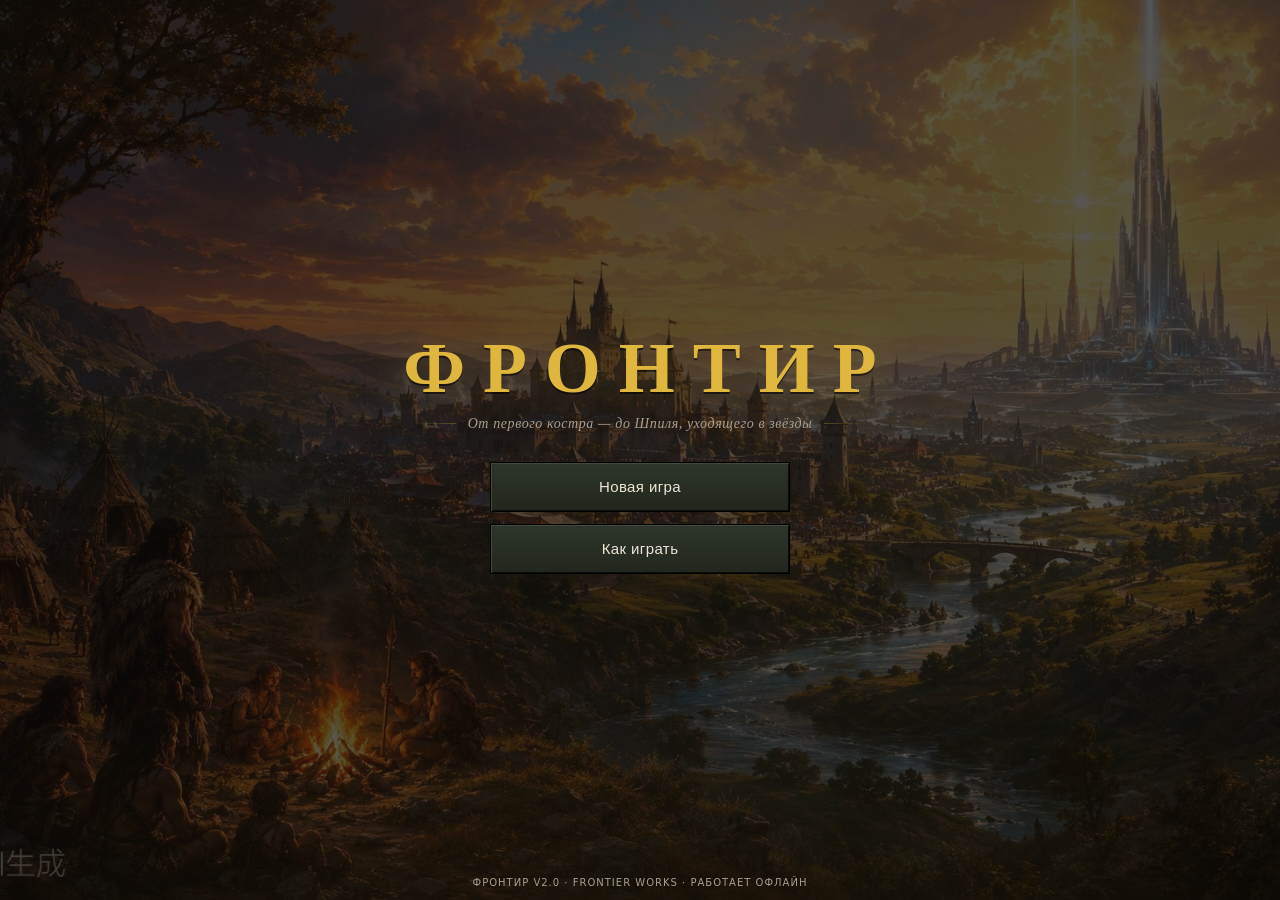
<file: app/index.html>
<!DOCTYPE html>
<html lang="ru">
<head>
<meta charset="UTF-8">
<meta name="viewport" content="width=device-width, initial-scale=1, maximum-scale=1, user-scalable=no, viewport-fit=cover">
<meta name="theme-color" content="#141210">
<title>ФРОНТИР — эволюция цивилизации</title>
<style>
/* Дубль полосы ресурсов убран. Аудит нашёл на экране ДВЕ полосы с одними и
   теми же числами: родную #topbar (полную — ресурсы, запас еды, безработные,
   счастье, эпоха, дата) и плавающую #ftResBar (только ресурсы). Прячем
   неполную плавающую: так остаётся одна полоса без потери данных. Модуль
   topbar.js и его тесты не тронуты — правка чисто визуальная и обратимая. */
#ftResBar { display: none !important; }
  :root {
    --accent: #c9a227;
    --bg: #0d1420;
    --panel: rgba(16, 22, 34, 0.92);
    --panel-border: rgba(201, 162, 39, 0.35);
    --text: #e8e4d8;
    --dim: #9a958a;
    --good: #7de37d;
    --bad: #e37d7d;
    --warn: #e3c37d;
    --safe-top: env(safe-area-inset-top, 0px);
    --safe-bottom: env(safe-area-inset-bottom, 0px);
  }
  * { margin: 0; padding: 0; box-sizing: border-box; -webkit-tap-highlight-color: transparent; }
  html, body { height: 100%; overflow: hidden; background: var(--bg); overscroll-behavior: none; }
  body { font-family: 'Segoe UI', system-ui, sans-serif; color: var(--text); font-size: 14px; touch-action: none; user-select: none; -webkit-user-select: none; }
  #game { position: fixed; inset: 0; touch-action: none; }

  /* ===== Верхняя полоса ресурсов ===== */
  #topbar {
    position: fixed; top: 0; left: 0; right: 0; z-index: 20;
    display: flex; align-items: center; gap: 4px;
    padding: calc(4px + var(--safe-top)) 8px 4px;
    background: linear-gradient(180deg, rgba(10,14,24,0.95), rgba(10,14,24,0.75));
    border-bottom: 1px solid var(--panel-border);
    overflow-x: auto; scrollbar-width: none; white-space: nowrap;
  }
  #topbar::-webkit-scrollbar { display: none; }
  .res { display: inline-flex; align-items: center; gap: 3px; padding: 3px 7px; background: rgba(255,255,255,0.05); border-radius: 10px; font-size: 13px; flex-shrink: 0; border: 1px solid transparent; }
  .res small { color: var(--dim); font-size: 10px; }
  /* Прирост за игровой день. Числу нужен собственный вес: игрок читает
     сначала знак и цвет, и только потом само значение. */
  .res .rate { font-style: normal; font-size: 10px; font-weight: 700; margin-left: 1px; letter-spacing: -0.2px; }
  .res .rate.up { color: var(--good); }
  .res .rate.dn { color: var(--bad); }
  .res .rate.zero { color: var(--dim); }
  .res.res-warn { border-color: rgba(227,195,125,0.55); background: rgba(227,195,125,0.12); }
  .res.res-bad { border-color: rgba(227,125,125,0.7); background: rgba(227,125,125,0.16); animation: resPulse 1.8s ease-in-out infinite; }
  @keyframes resPulse { 50% { background: rgba(227,125,125,0.32); } }
  #topbar [data-tipk] { cursor: help; }
  #eraBadge {
    flex-shrink: 0; padding: 3px 10px; border-radius: 10px; font-weight: 600; font-size: 12px;
    background: linear-gradient(135deg, rgba(201,162,39,0.3), rgba(201,162,39,0.1));
    border: 1px solid var(--accent); cursor: pointer;
  }
  #dateBox { flex-shrink: 0; color: var(--dim); font-size: 11px; padding: 0 6px; }

  /* ===== Кнопки времени ===== */
  #timeBox {
    position: fixed; top: calc(46px + var(--safe-top)); right: 8px; z-index: 20;
    display: flex; gap: 2px; background: var(--panel); border: 1px solid var(--panel-border);
    border-radius: 20px; padding: 3px;
  }
  #timeBox button {
    width: 40px; height: 32px; border: none; background: transparent; color: var(--text);
    font-size: 14px; border-radius: 16px; cursor: pointer;
  }
  #timeBox button.active { background: var(--accent); color: #14100a; font-weight: 700; }
  #btnMenu { width: 40px; }

  /* ===== Строка причин (что именно не так прямо сейчас) ===== */
  /* Красная цифра в шапке говорит «плохо», но не говорит «почему». Здесь —
     короткая причина: зима, нет рук, склад полон. Не перехватывает клики:
     это подпись к карте, а не панель. */
  #alerts {
    position: fixed; top: calc(46px + var(--safe-top)); left: 8px; z-index: 19;
    display: flex; flex-direction: column; gap: 4px; pointer-events: none;
    max-width: min(52vw, 460px);
  }
  #alerts.hide { display: none; }
  .alert {
    font-size: 11px; line-height: 1.35; padding: 4px 9px; border-radius: 8px;
    background: rgba(12,17,27,0.9); border: 1px solid var(--panel-border);
    border-left: 3px solid var(--warn); color: var(--text);
  }
  .alert.bad { border-left-color: var(--bad); }
  .alert.info { border-left-color: var(--accent); }
  .alert b { color: var(--warn); font-weight: 600; }
  .alert.bad b { color: var(--bad); }

  /* ===== Всплывающая подсказка ===== */
  #tip {
    position: fixed; z-index: 80; display: none; width: max-content; max-width: 300px;
    background: rgba(10,15,24,0.97); border: 1px solid var(--panel-border);
    border-radius: 10px; padding: 9px 11px; font-size: 12px; line-height: 1.45;
    box-shadow: 0 12px 34px rgba(0,0,0,0.6); pointer-events: none;
  }
  #tip.show { display: block; }
  #tip h5 { color: var(--accent); font-size: 12px; margin-bottom: 5px; }
  #tip .t-row { display: flex; justify-content: space-between; gap: 14px; color: var(--dim); }
  #tip .t-row b { color: var(--text); font-weight: 600; }
  #tip .t-sep { height: 1px; background: rgba(255,255,255,0.08); margin: 5px 0; }
  #tip .t-bad { color: var(--bad); margin-top: 4px; }
  #tip .t-good { color: var(--good); margin-top: 4px; }
  #tip .t-note { color: var(--dim); margin-top: 4px; font-size: 11px; }

  /* ===== Вкладки внутри модалки (меню) ===== */
  .mtabs { display: flex; gap: 4px; margin-bottom: 12px; border-bottom: 1px solid var(--panel-border); }
  .mtabs button {
    flex: 1; padding: 9px 6px; background: transparent; border: none; color: var(--dim);
    font-size: 12px; font-weight: 600; cursor: pointer; border-bottom: 2px solid transparent;
  }
  .mtabs button.active { color: var(--accent); border-bottom-color: var(--accent); }
  .qopt { display: block; text-align: left; }
  .qopt small { display: block; color: var(--dim); font-size: 11px; font-weight: 400; margin-top: 2px; }
  .btn.primary .qopt small, .btn.primary small { color: rgba(20,16,10,0.75); }

  /* ===== Тосты ===== */
  #toasts { position: fixed; top: calc(88px + var(--safe-top)); left: 50%; transform: translateX(-50%); z-index: 40; display: flex; flex-direction: column; gap: 6px; pointer-events: none; width: min(92vw, 480px); }
  .toast { background: var(--panel); border: 1px solid var(--panel-border); border-left: 3px solid var(--accent); padding: 8px 12px; border-radius: 8px; font-size: 13px; animation: toastIn 0.25s ease-out; text-align: center; }
  .toast.warn { border-left-color: var(--warn); }
  .toast.bad { border-left-color: var(--bad); }
  .toast.good { border-left-color: var(--good); }
  @keyframes toastIn { from { opacity: 0; transform: translateY(-8px); } to { opacity: 1; } }

  /* ===== Боковая панель (ПК) ===== */
  #sidePanel {
    position: fixed; top: calc(88px + var(--safe-top)); right: 8px; bottom: 12px; z-index: 15;
    width: 320px; display: flex; flex-direction: column;
    background: var(--panel); border: 1px solid var(--panel-border); border-radius: 12px; overflow: hidden;
  }
  #sideTabs { display: flex; flex-wrap: wrap; border-bottom: 1px solid var(--panel-border); }
  #sideTabs button {
    flex: 1 1 30%; padding: 10px 4px; background: transparent; border: none; color: var(--dim);
    font-size: 11px; font-weight: 600; cursor: pointer; letter-spacing: 0.4px; border-bottom: 2px solid transparent;
  }
  #sideTabs button.active { color: var(--accent); border-bottom-color: var(--accent); }
  #sideContent { flex: 1; overflow-y: auto; padding: 8px; -webkit-overflow-scrolling: touch; }

  /* ===== Нижний шит (телефон) ===== */
  #sheet {
    position: fixed; left: 0; right: 0; bottom: 0; z-index: 15;
    background: var(--panel); border-top: 1px solid var(--panel-border);
    border-radius: 16px 16px 0 0; display: none; flex-direction: column;
    height: calc(56px + var(--safe-bottom)); transition: height 0.25s ease-out;
  }
  #sheet.open { height: 55vh; }
  #sheetHandle { padding: 6px; text-align: center; cursor: pointer; flex-shrink: 0; }
  #sheetHandle::before { content: ''; display: inline-block; width: 40px; height: 4px; border-radius: 2px; background: var(--dim); }
  #sheetTabs { display: flex; border-top: 1px solid rgba(255,255,255,0.06); flex-shrink: 0; padding-bottom: var(--safe-bottom); }
  #sheetTabs button { flex: 1; min-height: 44px; background: transparent; border: none; color: var(--dim); font-size: 10px; font-weight: 600; cursor: pointer; }
  #sheetTabs button.active { color: var(--accent); }
  #sheetTabs button .ic { display: block; font-size: 16px; margin-bottom: 1px; }
  #sheetContent { flex: 1; overflow-y: auto; padding: 8px 10px calc(10px + var(--safe-bottom)); display: none; -webkit-overflow-scrolling: touch; }
  #sheet.open #sheetContent { display: block; }
  #sheet.open #sheetTabs { order: -1; }

  /* ===== Карточки ===== */
  .card { background: rgba(255,255,255,0.04); border: 1px solid rgba(255,255,255,0.08); border-radius: 10px; padding: 10px; margin-bottom: 8px; cursor: pointer; transition: border-color 0.15s; }
  .card:active, .card:hover { border-color: var(--accent); }
  .card.disabled { opacity: 0.45; }
  .card .ttl { font-weight: 600; font-size: 13px; display: flex; justify-content: space-between; }
  .card .cost { color: var(--warn); font-size: 11px; }
  .card .desc { color: var(--dim); font-size: 11px; margin-top: 3px; line-height: 1.35; }
  .card .reason { color: var(--bad); font-size: 11px; margin-top: 3px; }
  .card.done-card { border-color: var(--good); opacity: 0.6; }
  h4.group { color: var(--accent); font-size: 11px; letter-spacing: 1px; margin: 12px 0 6px; text-transform: uppercase; }

  /* ===== Цели и журнал ===== */
  .obj { display: flex; gap: 8px; padding: 6px 4px; font-size: 12px; border-bottom: 1px solid rgba(255,255,255,0.05); }
  .obj .mark { color: var(--dim); }
  .obj.done { color: var(--dim); text-decoration: line-through; }
  .obj.done .mark { color: var(--good); }
  .obj.current { color: var(--accent); font-weight: 600; }
  #logList { font-size: 11px; line-height: 1.5; }
  #logList .l-day { color: var(--dim); }
  #logList .l-good { color: var(--good); }
  #logList .l-bad { color: var(--bad); }
  #logList .l-warn { color: var(--warn); }

  /* ===== Кнопки действий стройки на карте ===== */
  #placeBar { position: fixed; bottom: calc(70px + var(--safe-bottom)); left: 50%; transform: translateX(-50%); z-index: 30; display: none; gap: 10px; }
  #placeBar.show { display: flex; }
  #placeBar button { width: 56px; height: 56px; border-radius: 50%; border: 2px solid; font-size: 24px; cursor: pointer; background: var(--panel); }
  #placeOk { border-color: var(--good); color: var(--good); }
  #placeCancel { border-color: var(--bad); color: var(--bad); }

  /* ===== Модалки ===== */
  /* Выше стартового экрана (60): «Новая игра» открывает модалку выбора соседей
     прямо с заставки, и при 50 она оказывалась ПОД непрозрачной заставкой —
     клик «ничего не делал». Победа (55) и баннер эпохи (45) с модалкой
     одновременно не живут, им порядок не важен. */
  .modal-wrap { position: fixed; inset: 0; z-index: 70; background: rgba(5,8,14,0.7); display: none; align-items: center; justify-content: center; padding: 16px; }
  .modal-wrap.show { display: flex; }
  .modal { background: var(--panel); border: 1px solid var(--panel-border); border-radius: 14px; padding: 18px; width: min(94vw, 440px); max-height: 80vh; overflow-y: auto; }
  .modal h3 { color: var(--accent); margin-bottom: 10px; font-size: 16px; }
  .modal p { font-size: 13px; line-height: 1.5; margin-bottom: 12px; color: var(--text); }
  .modal .btns { display: flex; flex-direction: column; gap: 8px; }
  .btn { padding: 12px 16px; min-height: 44px; border-radius: 10px; border: 1px solid var(--panel-border); background: rgba(201,162,39,0.15); color: var(--text); font-size: 14px; cursor: pointer; text-align: center; }
  .btn:active { background: rgba(201,162,39,0.35); }
  .btn.primary { background: var(--accent); color: #14100a; font-weight: 700; border: none; }
  .btn.danger { border-color: var(--bad); color: var(--bad); background: rgba(227,125,125,0.1); }
  .btn:disabled { opacity: 0.4; }

  /* ===== Стартовый экран ===== */
  #overlay { position: fixed; inset: 0; z-index: 60; display: flex; flex-direction: column; align-items: center; justify-content: center; background: radial-gradient(ellipse at 50% 30%, #1d2a44 0%, #0d1420 70%); text-align: center; padding: 20px; }
  #overlay.hidden { display: none; }
  #overlay h1 { font-size: clamp(38px, 9vw, 72px); letter-spacing: 8px; color: var(--accent); text-shadow: 0 0 40px rgba(201,162,39,0.4); margin-bottom: 6px; }
  #overlay .sub { color: var(--dim); margin-bottom: 30px; font-size: 14px; }
  #overlay .btns { display: flex; flex-direction: column; gap: 10px; width: min(80vw, 300px); }
  #overlay .art { position: absolute; inset: 0; background-size: cover; background-position: center; opacity: 0.35; z-index: -1; }
  #overlay .credits { position: absolute; bottom: calc(12px + var(--safe-bottom)); color: var(--dim); font-size: 11px; }

  /* ===== Баннер эпохи ===== */
  #eraBanner { position: fixed; inset: 0; z-index: 45; display: none; align-items: center; justify-content: center; pointer-events: none; }
  #eraBanner.show { display: flex; animation: eraIn 3.5s ease-out forwards; }
  #eraBanner .inner { text-align: center; background: rgba(10,14,24,0.85); padding: 30px 50px; border-radius: 16px; border: 1px solid var(--accent); }
  #eraBanner h2 { color: var(--accent); font-size: clamp(26px, 6vw, 44px); letter-spacing: 4px; }
  #eraBanner .years { color: var(--dim); font-size: 15px; margin-top: 6px; }
  @keyframes eraIn { 0% { opacity: 0; transform: scale(0.9); } 12% { opacity: 1; transform: scale(1); } 80% { opacity: 1; } 100% { opacity: 0; } }

  /* ===== Победа ===== */
  #victory { position: fixed; inset: 0; z-index: 55; display: none; flex-direction: column; align-items: center; background: radial-gradient(ellipse at 50% 20%, #14324a 0%, #05080e 75%); overflow-y: auto; padding: 40px 20px calc(20px + var(--safe-bottom)); text-align: center; }
  #victory.show { display: flex; }
  #victoryArt { width: min(88vw, 640px); aspect-ratio: 3/2; background-size: cover; background-position: center; border-radius: 16px; border: 1px solid rgba(125,227,255,0.35); box-shadow: 0 12px 60px rgba(0,0,0,0.6), 0 0 50px rgba(125,227,255,0.15); margin-bottom: 14px; }
  #victory h1 { color: #7de3ff; font-size: clamp(28px, 7vw, 52px); letter-spacing: 4px; text-shadow: 0 0 40px rgba(125,227,255,0.5); }
  #victory .beam { width: 4px; height: 120px; margin: 10px auto; background: linear-gradient(0deg, rgba(125,227,255,0.9), transparent); animation: beamPulse 2s infinite; }
  @keyframes beamPulse { 50% { opacity: 0.4; } }
  #victory .chron { max-width: 520px; text-align: left; background: rgba(255,255,255,0.04); border-radius: 12px; padding: 14px; margin: 16px 0; font-size: 12px; line-height: 1.7; max-height: 40vh; overflow-y: auto; }
  #victory .stats { color: var(--dim); font-size: 13px; margin-bottom: 14px; }

  /* ===== Консоль ===== */
  #consoleBox { position: fixed; left: 8px; bottom: calc(8px + var(--safe-bottom)); z-index: 35; width: min(92vw, 420px); display: none; background: var(--panel); border: 1px solid var(--panel-border); border-radius: 10px; overflow: hidden; }
  #consoleBox.show { display: block; }
  #consoleOut { max-height: 160px; overflow-y: auto; padding: 8px; font: 11px/1.5 monospace; white-space: pre-wrap; color: var(--dim); }
  #consoleIn { width: 100%; border: none; border-top: 1px solid var(--panel-border); background: rgba(0,0,0,0.3); color: var(--text); padding: 10px; font: 13px monospace; outline: none; }

  /* ===== Карточка здания / фракции ===== */
  .kv { display: flex; justify-content: space-between; font-size: 12px; padding: 3px 0; border-bottom: 1px solid rgba(255,255,255,0.05); }
  .kv span:last-child { color: var(--accent); }
  .relbar { height: 8px; border-radius: 4px; background: rgba(255,255,255,0.1); overflow: hidden; margin: 6px 0; }
  .relbar > div { height: 100%; border-radius: 4px; }

  /* ===== Онбординг ===== */
  #coach { position: fixed; z-index: 48; display: none; max-width: 260px; background: var(--panel); border: 1px solid var(--accent); border-radius: 12px; padding: 12px; font-size: 13px; box-shadow: 0 8px 30px rgba(0,0,0,0.5); }
  #coach.show { display: block; }
  #coach .btns { display: flex; gap: 8px; margin-top: 10px; }
  #coach .btn { padding: 8px 12px; min-height: 36px; font-size: 12px; }

  /* ===== Адаптив: телефон ===== */
  @media (max-width: 820px) {
    #sidePanel { display: none; }
    #sheet { display: flex; }
    #timeBox { top: calc(44px + var(--safe-top)); }
    .res { font-size: 12px; padding: 3px 6px; }
    #consoleBox { bottom: calc(64px + var(--safe-bottom)); }
    /* Сверху на телефоне место занято кнопками времени (246 px из 390),
       поэтому причины уезжают вниз — над нижним листом, где пусто. */
    /* 142 px справа — ширина мини-карты (120 + рамка и отступ): текст причин
       не должен её закрывать. */
    #alerts { top: auto; bottom: calc(62px + var(--safe-bottom)); left: 8px; right: 142px; max-width: none; }
    #tip { display: none !important; }
    /* Шапка на телефоне и без того не помещается — словесные пояснения
       остаются только на большом экране, цифры видны всегда. */
    .res .wide { display: none; }
  }
  @media (min-width: 821px) {
    #placeBar { bottom: 24px; }
  }

/* Летопись: сила памяти полосой, чтобы «помнят» имело величину, а не только
   название. Ширина полосы считается от силы следа, потолок породы — 2.0. */
.mem-row { padding:8px 10px; margin:6px 0; background:rgba(255,255,255,.04);
  border:1px solid rgba(255,255,255,.07); border-radius:8px; }
.mem-head { display:flex; justify-content:space-between; align-items:baseline; font-size:13px; }
.mem-bar { height:5px; margin:6px 0 5px; background:rgba(255,255,255,.09); border-radius:3px; overflow:hidden; }
.mem-bar i { display:block; height:100%; border-radius:3px; }
.mem-txt { font-size:12px; line-height:1.45; color:var(--dim); }
.mem-eff { font-size:12px; margin:8px 2px 2px; }
#chronList { font-size:12px; line-height:1.6; max-height:38vh; overflow-y:auto; }
.ghost-svg { width:100%; height:54px; display:block; margin:6px 0 8px; }
</style>
<link rel="stylesheet" href="src/ui/theme.css">
</head>
<body>
<canvas id="game"></canvas>

<div id="topbar">
  <span class="res" id="rFood" data-tipk="r:food">🍞 <b>0</b><small>/200</small></span>
  <span class="res" id="rFoodDays" data-tipk="days:food">⏳ <b>—</b></span>
  <span class="res" id="rWood" data-tipk="r:wood">🪵 <b>0</b></span>
  <span class="res" id="rStone" data-tipk="r:stone">🪨 <b>0</b></span>
  <span class="res" id="rSteel" data-tipk="r:steel">⚙️ <b>0</b></span>
  <span class="res" id="rGold" data-tipk="r:gold">🪙 <b>0</b></span>
  <span class="res" id="rKnow" data-tipk="r:knowledge">📜 <b>0</b></span>
  <span class="res" id="rPop" data-tipk="pop:0">👥 <b>0</b><small>/6</small></span>
  <span class="res" id="rIdle" data-tipk="idle:0">🧍 <b>0</b><small> без дела</small></span>
  <span class="res" id="rHappy" data-tipk="happy:0">😊 <b>50%</b></span>
  <span id="eraBadge">Каменный век</span>
  <span id="dateBox">День 1</span>
</div>

<div id="alerts"></div>
<div id="tip"></div>

<div id="timeBox">
  <button id="btnPause" title="Пауза (Space)">⏸</button>
  <button data-speed="1" class="active" title="Скорость 1">▶</button>
  <button data-speed="2" title="Скорость 2">▶▶</button>
  <button data-speed="8" title="Скорость 8">▶▶▶</button>
  <button id="btnSound" title="Звук">🔊</button>
  <button id="btnMenu" title="Меню (Esc)">☰</button>
</div>

<div id="toasts"></div>

<div id="sidePanel">
  <div id="sideTabs"></div>
  <div id="sideContent"></div>
</div>

<div id="sheet">
  <div id="sheetHandle"></div>
  <div id="sheetContent"></div>
  <div id="sheetTabs"></div>
</div>

<div id="placeBar">
  <button id="placeCancel" title="Отмена">✗</button>
  <button id="placeOk" title="Поставить">✓</button>
</div>

<div id="consoleBox">
  <div id="consoleOut"></div>
  <input id="consoleIn" placeholder="Команда… (help — справка)" autocomplete="off">
</div>

<div class="modal-wrap" id="modalWrap"><div class="modal" id="modalBox"></div></div>

<div id="eraBanner"><div class="inner"><h2 id="eraName"></h2><div class="years" id="eraYears"></div></div></div>

<div id="victory">
  <div id="victoryArt"></div>
  <h1>ВАША ЦИВИЛИЗАЦИЯ ДОСТИГЛА ЗВЁЗД</h1>
  <div class="beam"></div>
  <div class="stats" id="victoryStats"></div>
  <div class="chron" id="victoryChron"></div>
  <div class="btns" style="display:flex;gap:10px;flex-direction:column;width:min(80vw,300px)">
    <button class="btn primary" id="btnFreePlay">Играть дальше (песочница)</button>
    <button class="btn" id="btnNG">Новая игра+ (сложнее)</button>
  </div>
</div>

<div id="coach"></div>

<div id="overlay">
  <div class="art" id="overlayArt"></div>
  <h1>ФРОНТИР</h1>
  <div class="sub">От первого костра — до Шпиля, уходящего в звёзды</div>
  <div class="btns">
    <button class="btn primary" id="btnContinue">Продолжить</button>
    <button class="btn" id="btnNew">Новая игра</button>
    <button class="btn" id="btnHow">Как играть</button>
  </div>
  <div class="credits">ФРОНТИР v2.0 · Frontier Works · работает офлайн</div>
</div>

<script type="module" src="src/main.js"></script>
</body>
</html>
</file>
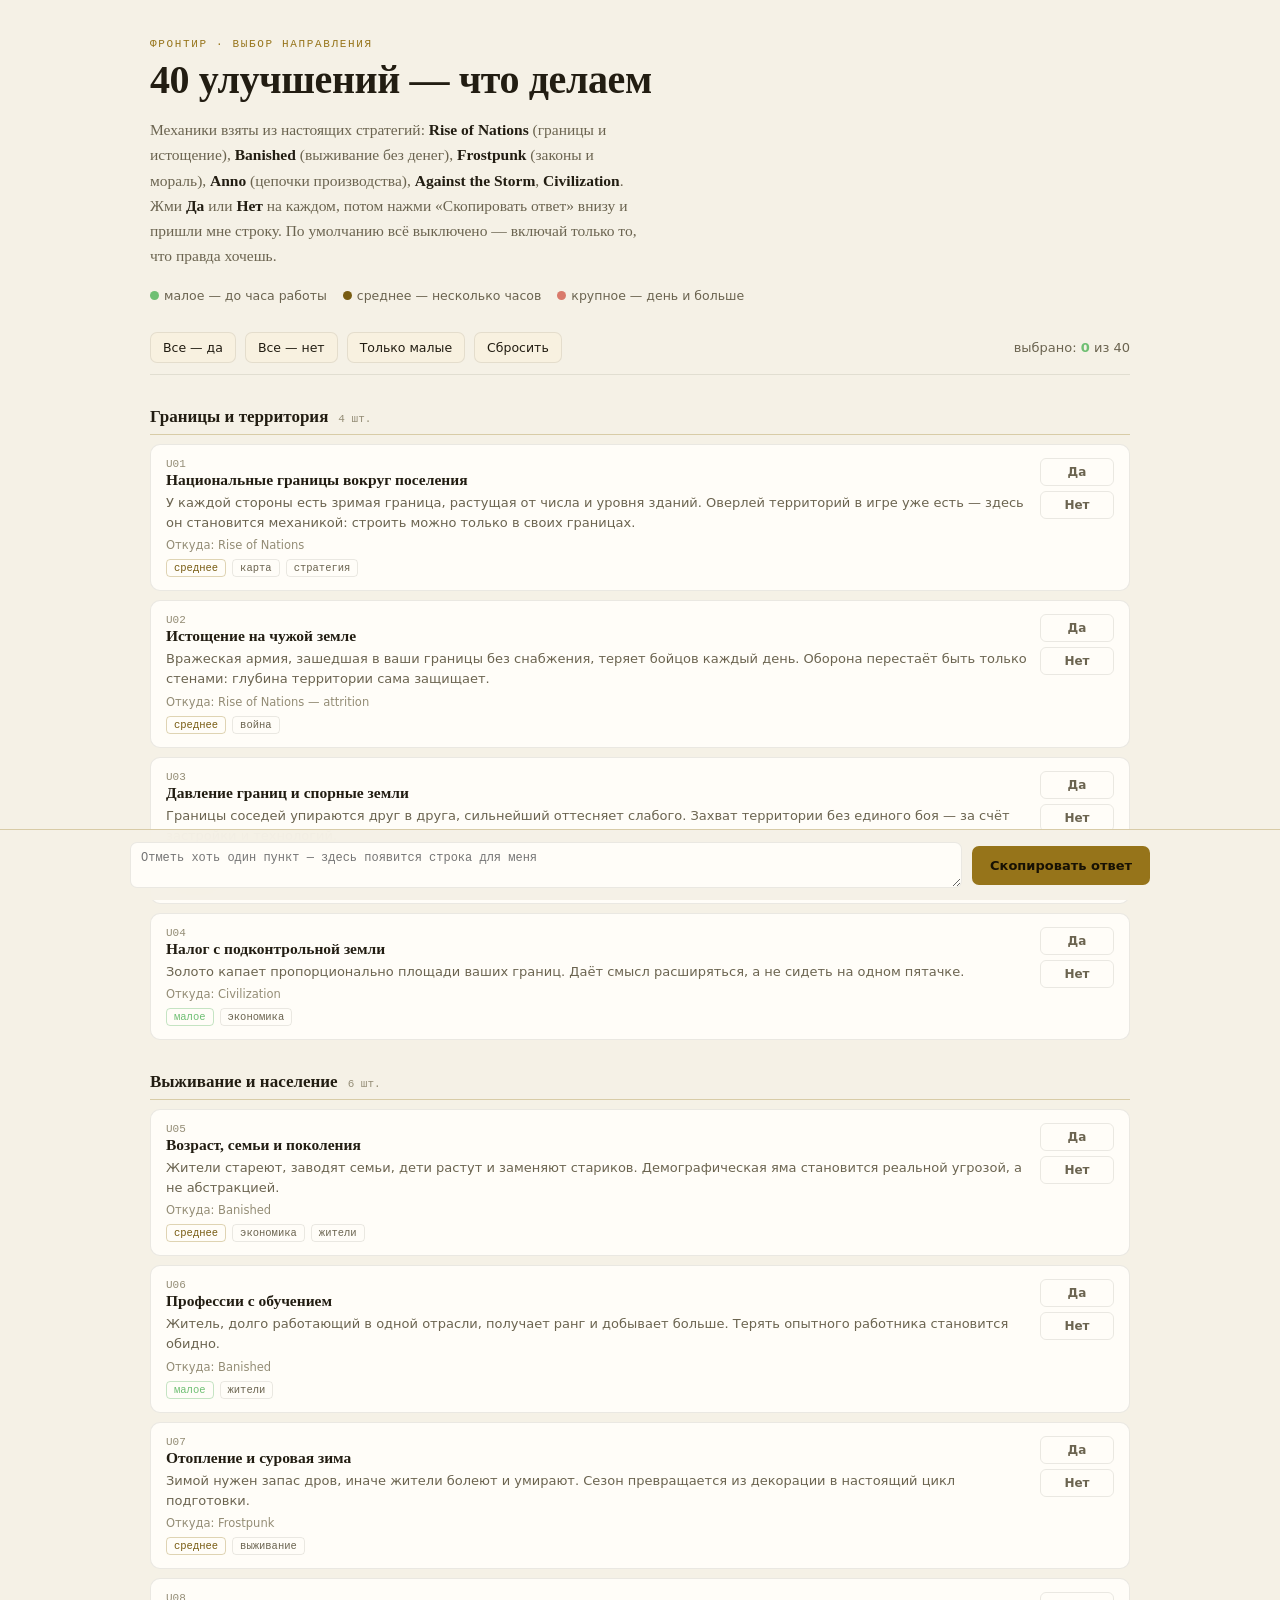
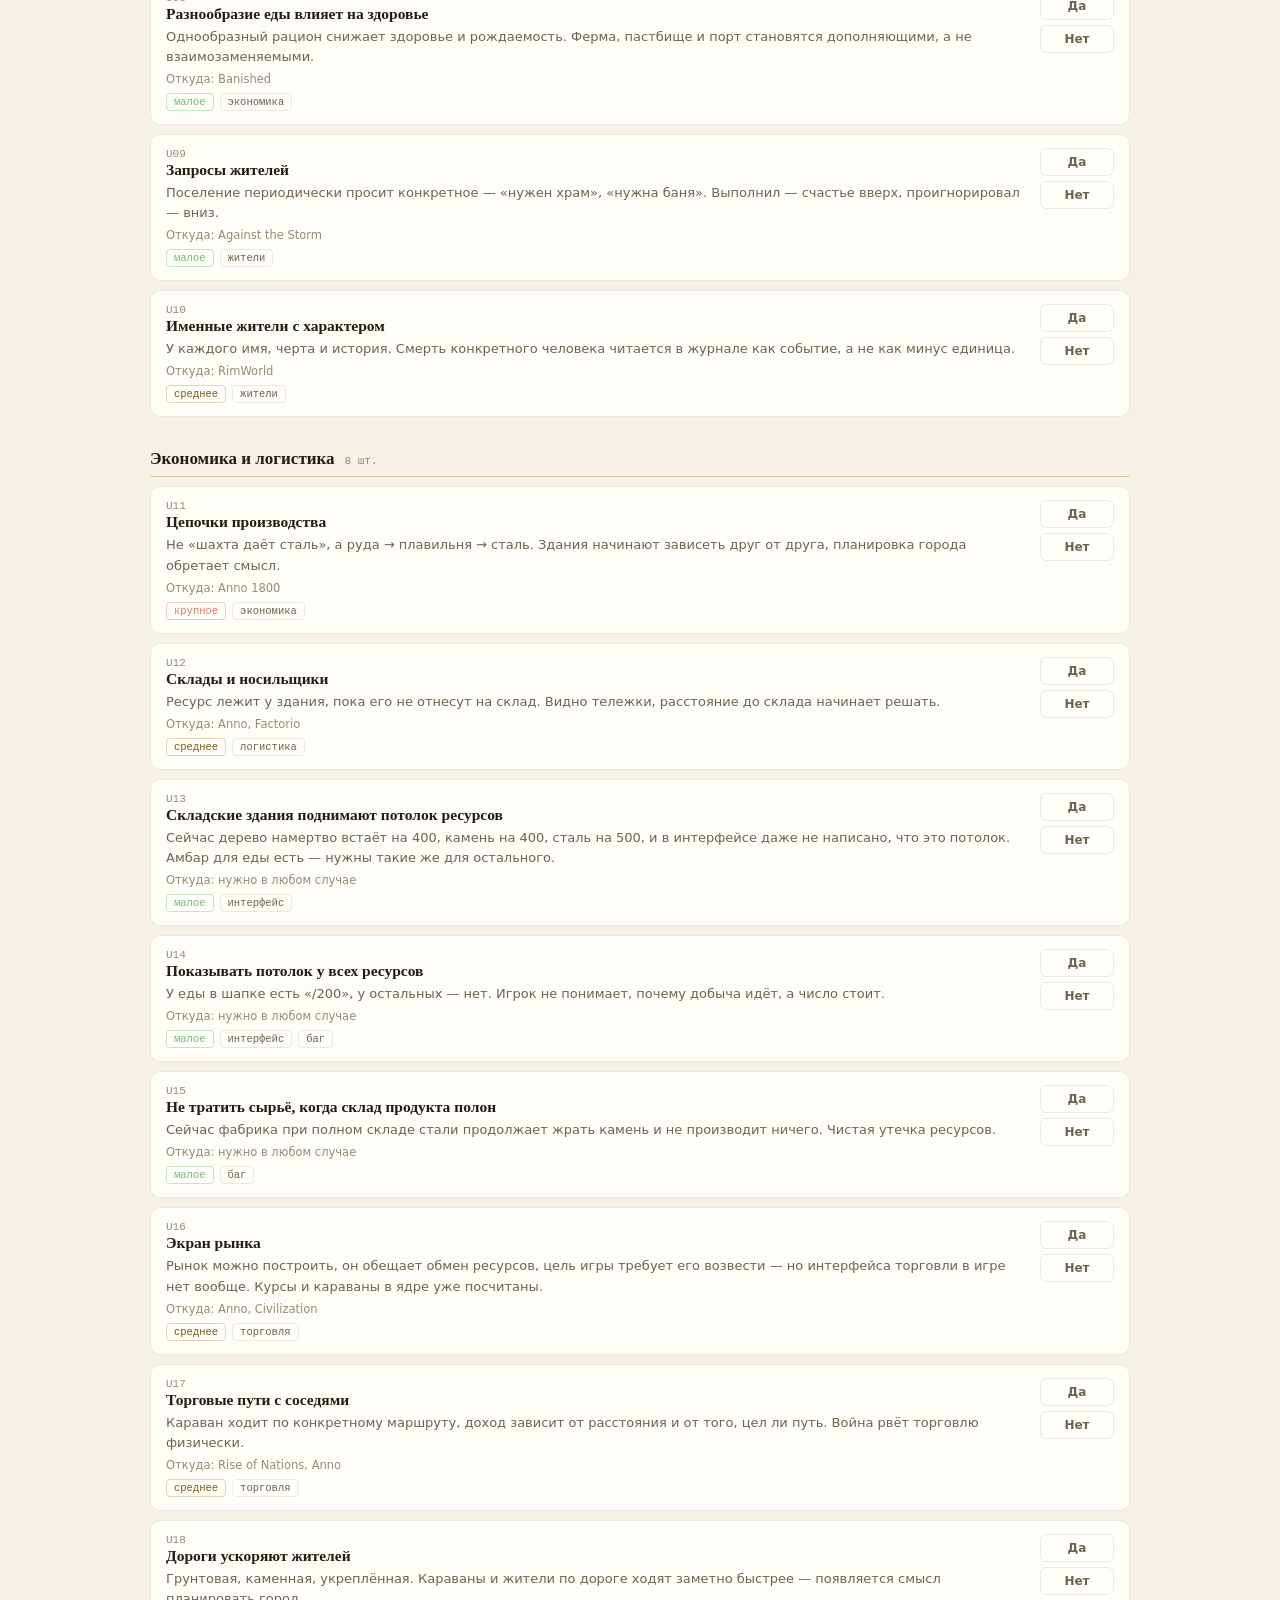
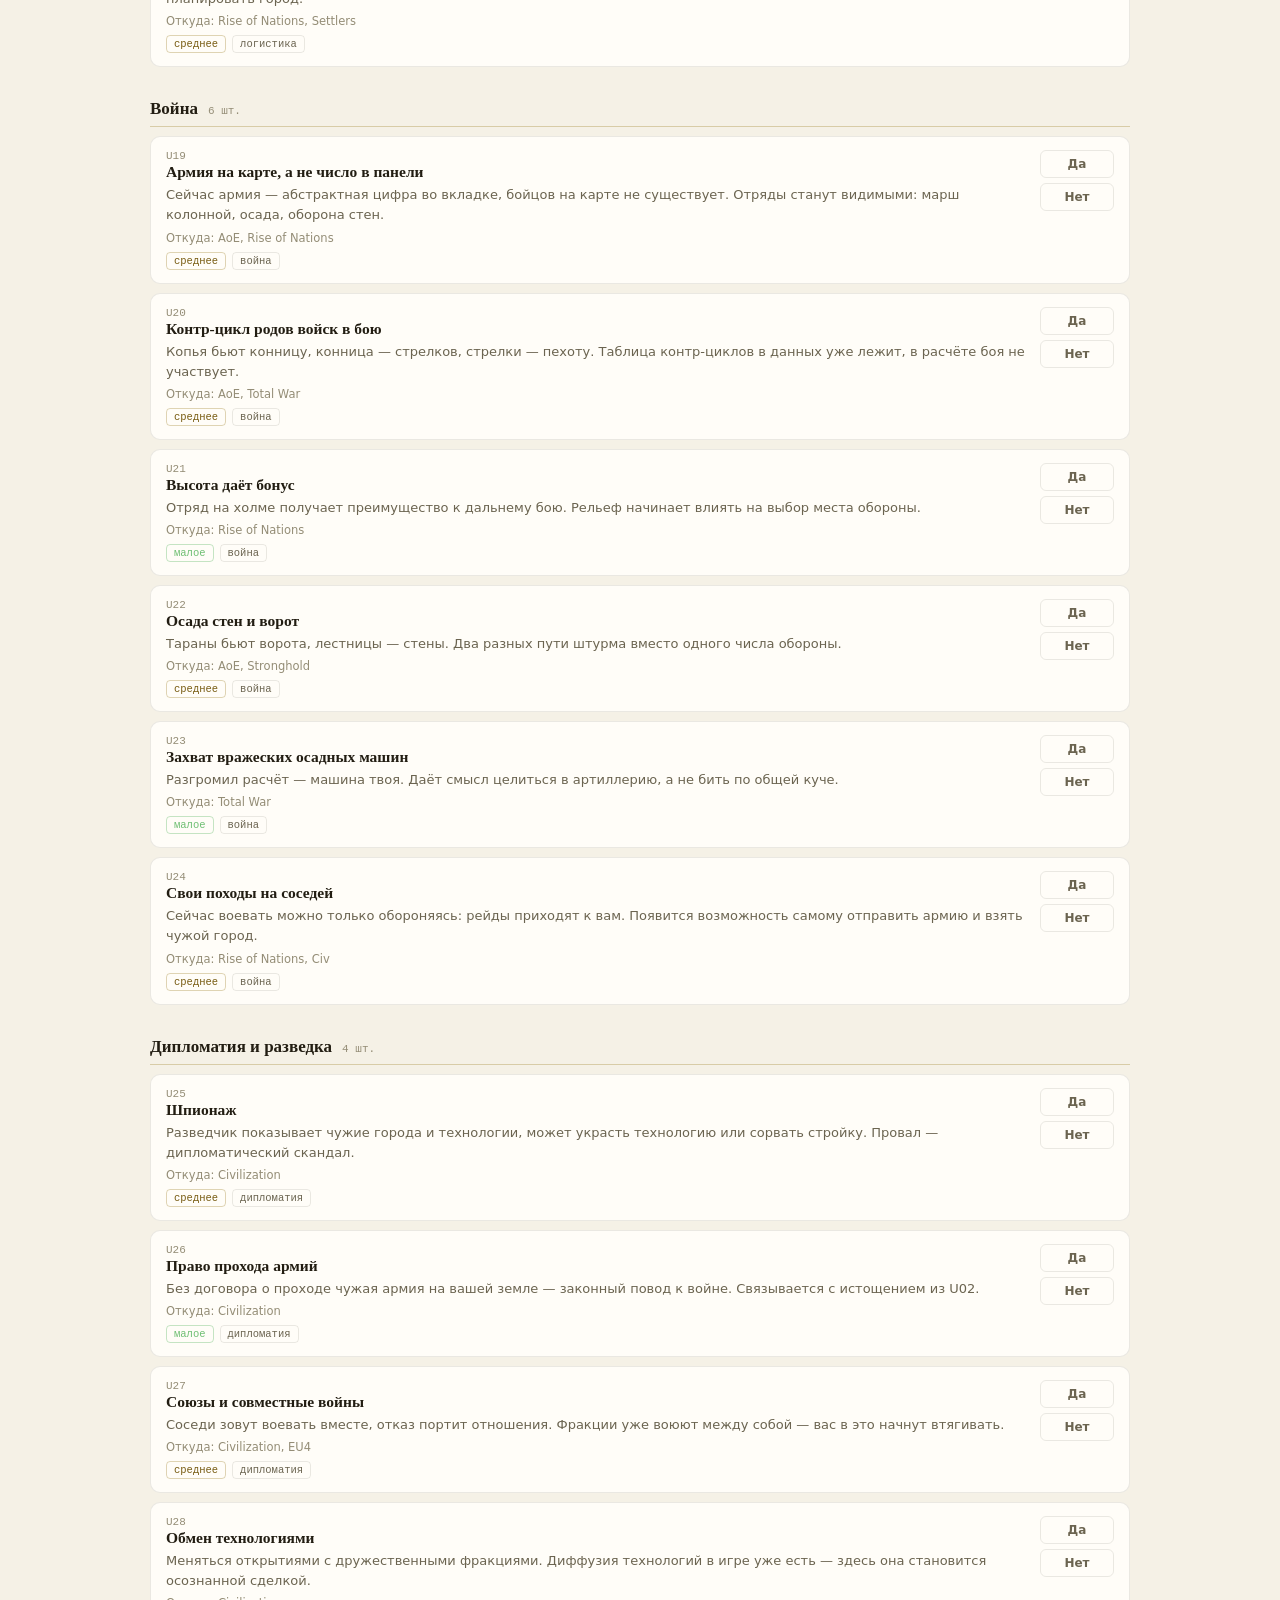
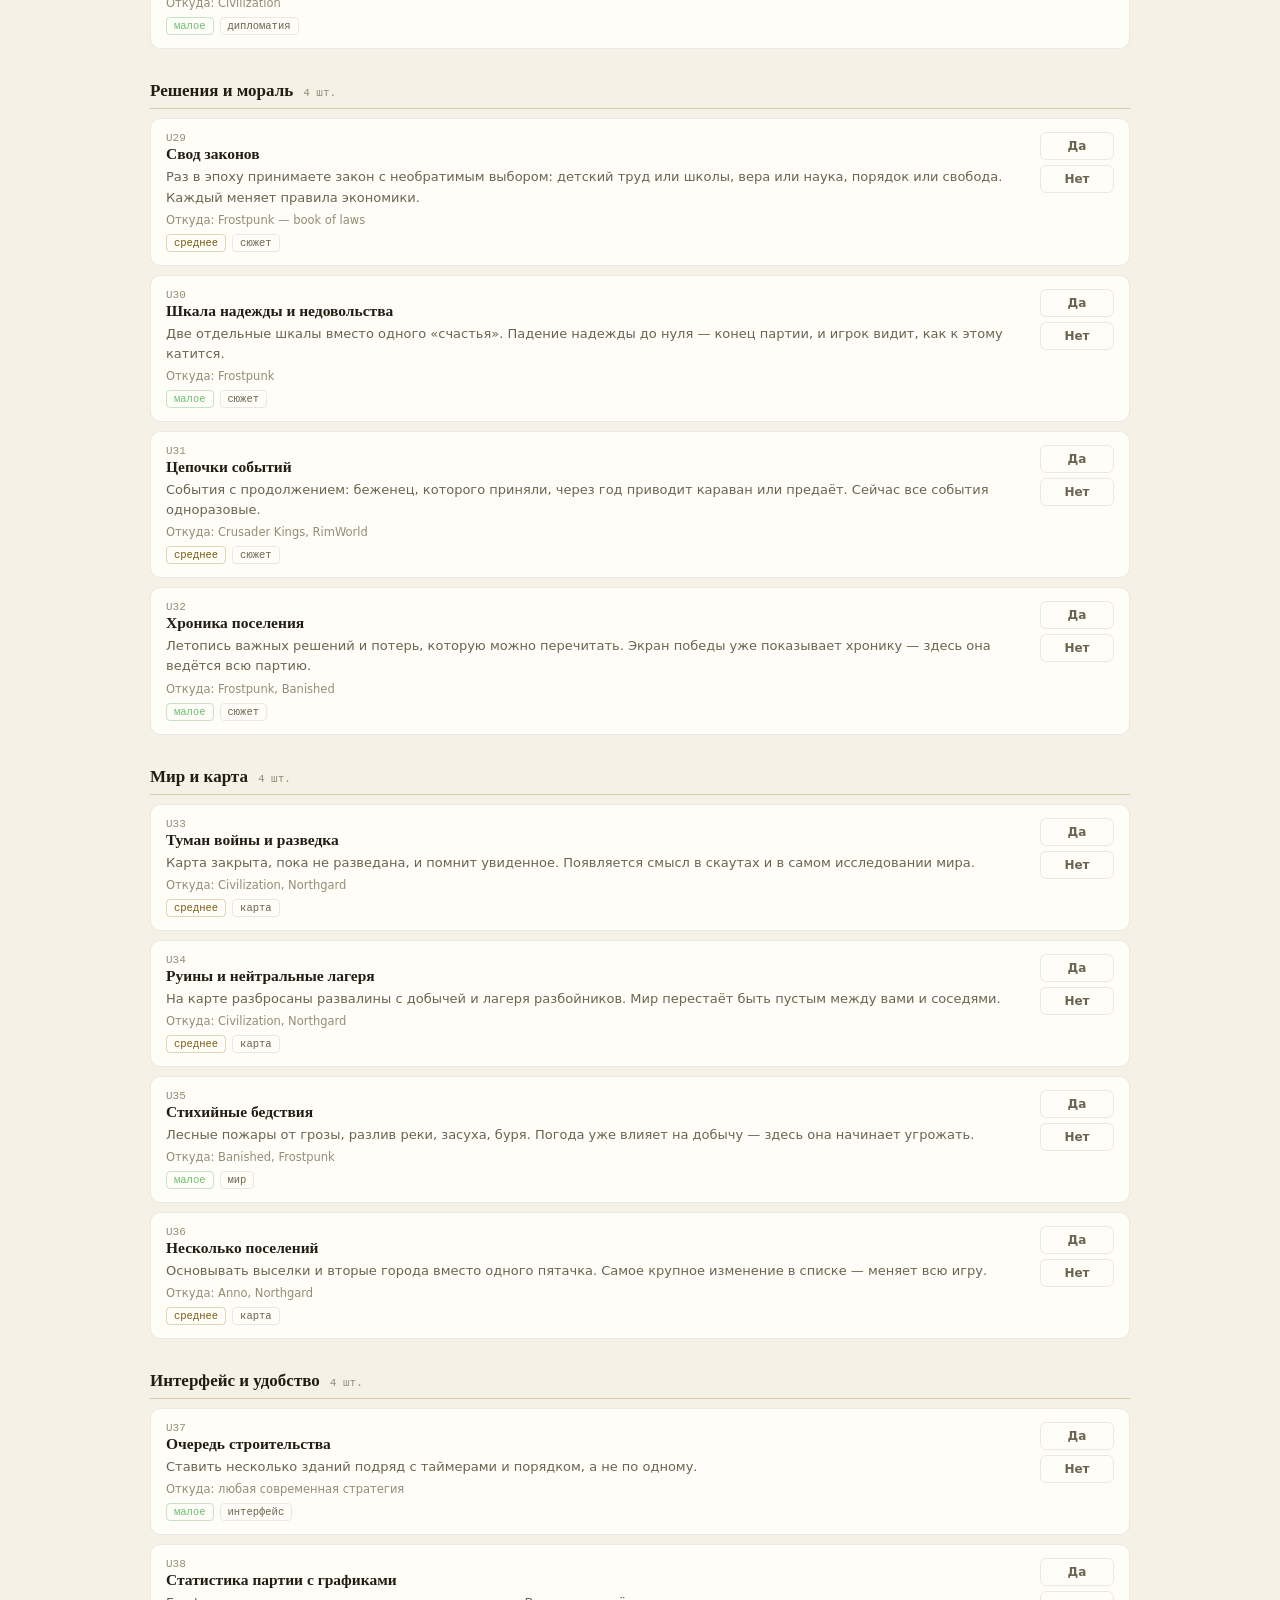
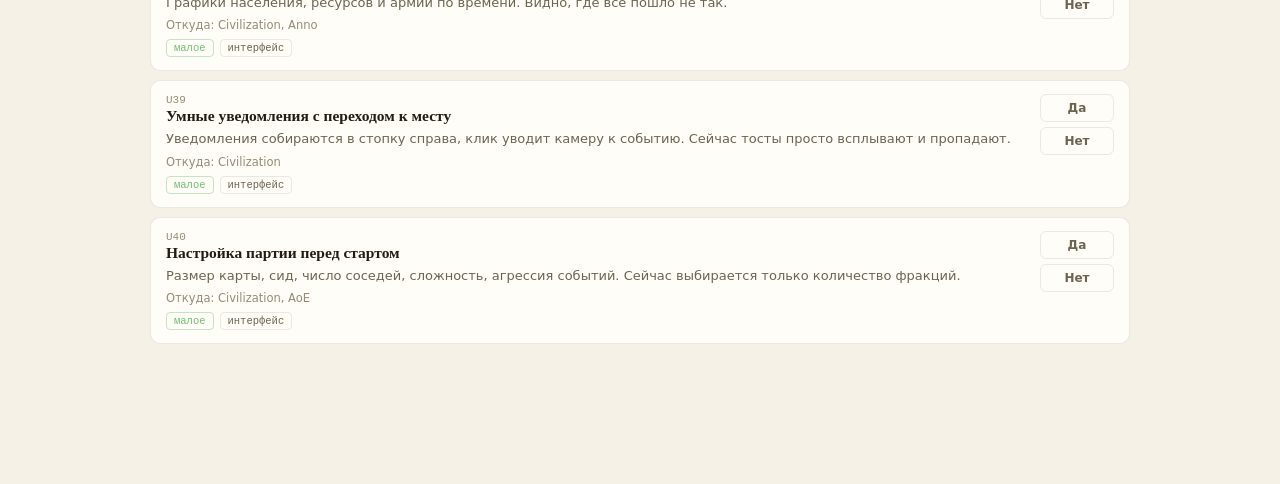
<file: tools/upgrades.html>
<!doctype html>
<html lang="ru">
<head>
<meta charset="UTF-8">
<title>ФРОНТИР — 40 улучшений на выбор</title>
<style>
  :root {
    --bg: #0e1118; --bg2: #0a0d13; --panel: #151a24; --panel-hi: #1b2230;
    --line: rgba(198,160,74,0.26); --line-soft: rgba(232,228,216,0.09);
    --text: #eae6da; --dim: #96917f; --dim2: #6b6759;
    --accent: #c6a04a; --accent-hi: #e0bd63;
    --yes: #6fbf73; --no: #d97a6b; --maybe: #7fa8d4;
    --mono: 'SFMono-Regular', Consolas, 'Liberation Mono', Menlo, monospace;
  }
  :root[data-theme="light"], :root:not([data-theme="dark"]) {
    color-scheme: light dark;
  }
  @media (prefers-color-scheme: light) {
    :root:not([data-theme="dark"]) {
      --bg: #f5f1e6; --bg2: #ebe4d2; --panel: #fffdf8; --panel-hi: #f8f1e0;
      --line: rgba(150,116,20,0.3); --line-soft: rgba(30,24,10,0.09);
      --text: #221d12; --dim: #6b6450; --dim2: #948d76;
      --accent: #96741a; --accent-hi: #785c12;
    }
  }
  :root[data-theme="light"] {
    --bg: #f5f1e6; --bg2: #ebe4d2; --panel: #fffdf8; --panel-hi: #f8f1e0;
    --line: rgba(150,116,20,0.3); --line-soft: rgba(30,24,10,0.09);
    --text: #221d12; --dim: #6b6450; --dim2: #948d76;
    --accent: #96741a; --accent-hi: #785c12;
  }
  * { box-sizing: border-box; }
  html, body { margin: 0; padding: 0; }
  body {
    background: radial-gradient(1100px 700px at 12% -12%, var(--bg2), var(--bg));
    color: var(--text); font-family: Georgia, 'Times New Roman', serif; min-height: 100vh;
  }
  .wrap { max-width: 1020px; margin: 0 auto; padding: 38px 20px 140px; }

  .eyebrow { font-family: var(--mono); font-size: 11px; letter-spacing: .15em; text-transform: uppercase; color: var(--accent); margin-bottom: 9px; }
  h1 { font-size: clamp(27px, 4.2vw, 40px); line-height: 1.07; margin: 0 0 12px; text-wrap: balance; letter-spacing: -.01em; }
  .lede { color: var(--dim); font-size: 15.5px; line-height: 1.62; max-width: 64ch; }
  .lede b { color: var(--text); }

  .legend { display: flex; gap: 16px; flex-wrap: wrap; margin: 20px 0 6px; font-family: system-ui, sans-serif; font-size: 12.5px; color: var(--dim); }
  .legend span { display: inline-flex; align-items: center; gap: 5px; }
  .dot { width: 9px; height: 9px; border-radius: 50%; display: inline-block; }

  .toolbar {
    position: sticky; top: 0; z-index: 10; margin: 18px 0 4px; padding: 11px 0;
    background: color-mix(in srgb, var(--bg) 90%, transparent); backdrop-filter: blur(10px);
    border-bottom: 1px solid var(--line-soft);
    display: flex; gap: 9px; align-items: center; flex-wrap: wrap; font-family: system-ui, sans-serif;
  }
  .toolbar button {
    font-family: system-ui, sans-serif; font-size: 12.5px; padding: 7px 12px; border-radius: 7px;
    background: var(--panel-hi); color: var(--text); border: 1px solid var(--line-soft); cursor: pointer;
  }
  .toolbar button:hover { border-color: var(--line); }
  #tally { margin-left: auto; font-size: 13px; color: var(--dim); font-variant-numeric: tabular-nums; white-space: nowrap; }
  #tally b { color: var(--yes); }

  h2.group {
    font-size: 17px; margin: 32px 0 4px; padding-bottom: 7px;
    border-bottom: 1px solid var(--line); display: flex; align-items: baseline; gap: 10px;
  }
  h2.group span { font-family: var(--mono); font-size: 11px; color: var(--dim2); font-weight: 400; }

  .row {
    display: grid; grid-template-columns: 1fr auto; gap: 12px; align-items: start;
    background: var(--panel); border: 1px solid var(--line-soft); border-radius: 10px;
    padding: 13px 15px; margin-top: 9px;
  }
  .row.on { border-color: color-mix(in srgb, var(--yes) 55%, transparent); }
  .row.off { opacity: .45; }
  .num { font-family: var(--mono); font-size: 11px; color: var(--dim2); }
  .title { font-size: 15.5px; font-weight: 700; margin: 1px 0 4px; }
  .desc { font-family: system-ui, sans-serif; font-size: 13px; line-height: 1.55; color: var(--dim); }
  .src { font-family: system-ui, sans-serif; font-size: 11.5px; color: var(--dim2); margin-top: 5px; }
  .tags { display: flex; gap: 6px; margin-top: 7px; flex-wrap: wrap; }
  .tag { font-family: var(--mono); font-size: 10.5px; padding: 2px 7px; border-radius: 4px; border: 1px solid var(--line-soft); color: var(--dim); }
  .tag.big { color: var(--no); border-color: color-mix(in srgb, var(--no) 40%, transparent); }
  .tag.mid { color: var(--accent-hi); border-color: var(--line); }
  .tag.sml { color: var(--yes); border-color: color-mix(in srgb, var(--yes) 40%, transparent); }

  .pick { display: flex; flex-direction: column; gap: 5px; }
  .pick button {
    font-family: system-ui, sans-serif; font-size: 12px; font-weight: 600; width: 74px;
    padding: 6px 0; border-radius: 6px; cursor: pointer;
    background: transparent; color: var(--dim); border: 1px solid var(--line-soft);
  }
  .pick button.sel[data-v="1"] { background: var(--yes); color: #08160a; border-color: var(--yes); }
  .pick button.sel[data-v="0"] { background: var(--no); color: #1a0806; border-color: var(--no); }

  #out {
    position: fixed; left: 0; right: 0; bottom: 0; z-index: 20;
    background: color-mix(in srgb, var(--bg) 95%, transparent); backdrop-filter: blur(12px);
    border-top: 1px solid var(--line); padding: 12px 20px;
  }
  #out .inner { max-width: 1020px; margin: 0 auto; display: flex; gap: 10px; align-items: center; }
  #out textarea {
    flex: 1; height: 46px; resize: vertical; background: var(--panel); color: var(--text);
    border: 1px solid var(--line-soft); border-radius: 7px; padding: 8px 10px;
    font-family: var(--mono); font-size: 12px;
  }
  #copy {
    font-family: system-ui, sans-serif; font-size: 13px; font-weight: 700; white-space: nowrap;
    background: var(--accent); color: #171104; border: none; padding: 12px 18px; border-radius: 7px; cursor: pointer;
  }
  #copy.done { background: var(--yes); color: #08160a; }
  @media (max-width: 620px) {
    .row { grid-template-columns: 1fr; }
    .pick { flex-direction: row; }
    .pick button { flex: 1; width: auto; }
    #out .inner { flex-direction: column; align-items: stretch; }
  }
</style>
</head>
<body>
<div class="wrap">
  <div class="eyebrow">ФРОНТИР · выбор направления</div>
  <h1>40 улучшений — что делаем</h1>
  <p class="lede">
    Механики взяты из настоящих стратегий: <b>Rise of Nations</b> (границы и истощение),
    <b>Banished</b> (выживание без денег), <b>Frostpunk</b> (законы и мораль),
    <b>Anno</b> (цепочки производства), <b>Against the Storm</b>, <b>Civilization</b>.
    Жми <b>Да</b> или <b>Нет</b> на каждом, потом нажми «Скопировать ответ» внизу и пришли мне строку.
    По умолчанию всё выключено — включай только то, что правда хочешь.
  </p>
  <div class="legend">
    <span><i class="dot" style="background:var(--yes)"></i> малое — до часа работы</span>
    <span><i class="dot" style="background:var(--accent-hi)"></i> среднее — несколько часов</span>
    <span><i class="dot" style="background:var(--no)"></i> крупное — день и больше</span>
  </div>

  <div class="toolbar">
    <button id="allYes">Все — да</button>
    <button id="allNo">Все — нет</button>
    <button id="onlySmall">Только малые</button>
    <button id="clear">Сбросить</button>
    <div id="tally">выбрано: <b>0</b> из 40</div>
  </div>

  <div id="list"></div>
</div>

<div id="out"><div class="inner">
  <textarea id="answer" readonly placeholder="Отметь хоть один пункт — здесь появится строка для меня"></textarea>
  <button id="copy">Скопировать ответ</button>
</div></div>

<script id="data" type="application/json">[{"id": "U01", "group": "Границы и территория", "size": "m", "src": "Rise of Nations", "tags": ["карта", "стратегия"], "title": "Национальные границы вокруг поселения", "desc": "У каждой стороны есть зримая граница, растущая от числа и уровня зданий. Оверлей территорий в игре уже есть — здесь он становится механикой: строить можно только в своих границах."}, {"id": "U02", "group": "Границы и территория", "size": "m", "src": "Rise of Nations — attrition", "tags": ["война"], "title": "Истощение на чужой земле", "desc": "Вражеская армия, зашедшая в ваши границы без снабжения, теряет бойцов каждый день. Оборона перестаёт быть только стенами: глубина территории сама защищает."}, {"id": "U03", "group": "Границы и территория", "size": "m", "src": "Rise of Nations — border push", "tags": ["стратегия"], "title": "Давление границ и спорные земли", "desc": "Границы соседей упираются друг в друга, сильнейший оттесняет слабого. Захват территории без единого боя — за счёт застройки и технологий."}, {"id": "U04", "group": "Границы и территория", "size": "s", "src": "Civilization", "tags": ["экономика"], "title": "Налог с подконтрольной земли", "desc": "Золото капает пропорционально площади ваших границ. Даёт смысл расширяться, а не сидеть на одном пятачке."}, {"id": "U05", "group": "Выживание и население", "size": "m", "src": "Banished", "tags": ["экономика", "жители"], "title": "Возраст, семьи и поколения", "desc": "Жители стареют, заводят семьи, дети растут и заменяют стариков. Демографическая яма становится реальной угрозой, а не абстракцией."}, {"id": "U06", "group": "Выживание и население", "size": "s", "src": "Banished", "tags": ["жители"], "title": "Профессии с обучением", "desc": "Житель, долго работающий в одной отрасли, получает ранг и добывает больше. Терять опытного работника становится обидно."}, {"id": "U07", "group": "Выживание и население", "size": "m", "src": "Frostpunk", "tags": ["выживание"], "title": "Отопление и суровая зима", "desc": "Зимой нужен запас дров, иначе жители болеют и умирают. Сезон превращается из декорации в настоящий цикл подготовки."}, {"id": "U08", "group": "Выживание и население", "size": "s", "src": "Banished", "tags": ["экономика"], "title": "Разнообразие еды влияет на здоровье", "desc": "Однообразный рацион снижает здоровье и рождаемость. Ферма, пастбище и порт становятся дополняющими, а не взаимозаменяемыми."}, {"id": "U09", "group": "Выживание и население", "size": "s", "src": "Against the Storm", "tags": ["жители"], "title": "Запросы жителей", "desc": "Поселение периодически просит конкретное — «нужен храм», «нужна баня». Выполнил — счастье вверх, проигнорировал — вниз."}, {"id": "U10", "group": "Выживание и население", "size": "m", "src": "RimWorld", "tags": ["жители"], "title": "Именные жители с характером", "desc": "У каждого имя, черта и история. Смерть конкретного человека читается в журнале как событие, а не как минус единица."}, {"id": "U11", "group": "Экономика и логистика", "size": "l", "src": "Anno 1800", "tags": ["экономика"], "title": "Цепочки производства", "desc": "Не «шахта даёт сталь», а руда → плавильня → сталь. Здания начинают зависеть друг от друга, планировка города обретает смысл."}, {"id": "U12", "group": "Экономика и логистика", "size": "m", "src": "Anno, Factorio", "tags": ["логистика"], "title": "Склады и носильщики", "desc": "Ресурс лежит у здания, пока его не отнесут на склад. Видно тележки, расстояние до склада начинает решать."}, {"id": "U13", "group": "Экономика и логистика", "size": "s", "src": "нужно в любом случае", "tags": ["интерфейс"], "title": "Складские здания поднимают потолок ресурсов", "desc": "Сейчас дерево намертво встаёт на 400, камень на 400, сталь на 500, и в интерфейсе даже не написано, что это потолок. Амбар для еды есть — нужны такие же для остального."}, {"id": "U14", "group": "Экономика и логистика", "size": "s", "src": "нужно в любом случае", "tags": ["интерфейс", "баг"], "title": "Показывать потолок у всех ресурсов", "desc": "У еды в шапке есть «/200», у остальных — нет. Игрок не понимает, почему добыча идёт, а число стоит."}, {"id": "U15", "group": "Экономика и логистика", "size": "s", "src": "нужно в любом случае", "tags": ["баг"], "title": "Не тратить сырьё, когда склад продукта полон", "desc": "Сейчас фабрика при полном складе стали продолжает жрать камень и не производит ничего. Чистая утечка ресурсов."}, {"id": "U16", "group": "Экономика и логистика", "size": "m", "src": "Anno, Civilization", "tags": ["торговля"], "title": "Экран рынка", "desc": "Рынок можно построить, он обещает обмен ресурсов, цель игры требует его возвести — но интерфейса торговли в игре нет вообще. Курсы и караваны в ядре уже посчитаны."}, {"id": "U17", "group": "Экономика и логистика", "size": "m", "src": "Rise of Nations, Anno", "tags": ["торговля"], "title": "Торговые пути с соседями", "desc": "Караван ходит по конкретному маршруту, доход зависит от расстояния и от того, цел ли путь. Война рвёт торговлю физически."}, {"id": "U18", "group": "Экономика и логистика", "size": "m", "src": "Rise of Nations, Settlers", "tags": ["логистика"], "title": "Дороги ускоряют жителей", "desc": "Грунтовая, каменная, укреплённая. Караваны и жители по дороге ходят заметно быстрее — появляется смысл планировать город."}, {"id": "U19", "group": "Война", "size": "m", "src": "AoE, Rise of Nations", "tags": ["война"], "title": "Армия на карте, а не число в панели", "desc": "Сейчас армия — абстрактная цифра во вкладке, бойцов на карте не существует. Отряды станут видимыми: марш колонной, осада, оборона стен."}, {"id": "U20", "group": "Война", "size": "m", "src": "AoE, Total War", "tags": ["война"], "title": "Контр-цикл родов войск в бою", "desc": "Копья бьют конницу, конница — стрелков, стрелки — пехоту. Таблица контр-циклов в данных уже лежит, в расчёте боя не участвует."}, {"id": "U21", "group": "Война", "size": "s", "src": "Rise of Nations", "tags": ["война"], "title": "Высота даёт бонус", "desc": "Отряд на холме получает преимущество к дальнему бою. Рельеф начинает влиять на выбор места обороны."}, {"id": "U22", "group": "Война", "size": "m", "src": "AoE, Stronghold", "tags": ["война"], "title": "Осада стен и ворот", "desc": "Тараны бьют ворота, лестницы — стены. Два разных пути штурма вместо одного числа обороны."}, {"id": "U23", "group": "Война", "size": "s", "src": "Total War", "tags": ["война"], "title": "Захват вражеских осадных машин", "desc": "Разгромил расчёт — машина твоя. Даёт смысл целиться в артиллерию, а не бить по общей куче."}, {"id": "U24", "group": "Война", "size": "m", "src": "Rise of Nations, Civ", "tags": ["война"], "title": "Свои походы на соседей", "desc": "Сейчас воевать можно только обороняясь: рейды приходят к вам. Появится возможность самому отправить армию и взять чужой город."}, {"id": "U25", "group": "Дипломатия и разведка", "size": "m", "src": "Civilization", "tags": ["дипломатия"], "title": "Шпионаж", "desc": "Разведчик показывает чужие города и технологии, может украсть технологию или сорвать стройку. Провал — дипломатический скандал."}, {"id": "U26", "group": "Дипломатия и разведка", "size": "s", "src": "Civilization", "tags": ["дипломатия"], "title": "Право прохода армий", "desc": "Без договора о проходе чужая армия на вашей земле — законный повод к войне. Связывается с истощением из U02."}, {"id": "U27", "group": "Дипломатия и разведка", "size": "m", "src": "Civilization, EU4", "tags": ["дипломатия"], "title": "Союзы и совместные войны", "desc": "Соседи зовут воевать вместе, отказ портит отношения. Фракции уже воюют между собой — вас в это начнут втягивать."}, {"id": "U28", "group": "Дипломатия и разведка", "size": "s", "src": "Civilization", "tags": ["дипломатия"], "title": "Обмен технологиями", "desc": "Меняться открытиями с дружественными фракциями. Диффузия технологий в игре уже есть — здесь она становится осознанной сделкой."}, {"id": "U29", "group": "Решения и мораль", "size": "m", "src": "Frostpunk — book of laws", "tags": ["сюжет"], "title": "Свод законов", "desc": "Раз в эпоху принимаете закон с необратимым выбором: детский труд или школы, вера или наука, порядок или свобода. Каждый меняет правила экономики."}, {"id": "U30", "group": "Решения и мораль", "size": "s", "src": "Frostpunk", "tags": ["сюжет"], "title": "Шкала надежды и недовольства", "desc": "Две отдельные шкалы вместо одного «счастья». Падение надежды до нуля — конец партии, и игрок видит, как к этому катится."}, {"id": "U31", "group": "Решения и мораль", "size": "m", "src": "Crusader Kings, RimWorld", "tags": ["сюжет"], "title": "Цепочки событий", "desc": "События с продолжением: беженец, которого приняли, через год приводит караван или предаёт. Сейчас все события одноразовые."}, {"id": "U32", "group": "Решения и мораль", "size": "s", "src": "Frostpunk, Banished", "tags": ["сюжет"], "title": "Хроника поселения", "desc": "Летопись важных решений и потерь, которую можно перечитать. Экран победы уже показывает хронику — здесь она ведётся всю партию."}, {"id": "U33", "group": "Мир и карта", "size": "m", "src": "Civilization, Northgard", "tags": ["карта"], "title": "Туман войны и разведка", "desc": "Карта закрыта, пока не разведана, и помнит увиденное. Появляется смысл в скаутах и в самом исследовании мира."}, {"id": "U34", "group": "Мир и карта", "size": "m", "src": "Civilization, Northgard", "tags": ["карта"], "title": "Руины и нейтральные лагеря", "desc": "На карте разбросаны развалины с добычей и лагеря разбойников. Мир перестаёт быть пустым между вами и соседями."}, {"id": "U35", "group": "Мир и карта", "size": "s", "src": "Banished, Frostpunk", "tags": ["мир"], "title": "Стихийные бедствия", "desc": "Лесные пожары от грозы, разлив реки, засуха, буря. Погода уже влияет на добычу — здесь она начинает угрожать."}, {"id": "U36", "group": "Мир и карта", "size": "m", "src": "Anno, Northgard", "tags": ["карта"], "title": "Несколько поселений", "desc": "Основывать выселки и вторые города вместо одного пятачка. Самое крупное изменение в списке — меняет всю игру."}, {"id": "U37", "group": "Интерфейс и удобство", "size": "s", "src": "любая современная стратегия", "tags": ["интерфейс"], "title": "Очередь строительства", "desc": "Ставить несколько зданий подряд с таймерами и порядком, а не по одному."}, {"id": "U38", "group": "Интерфейс и удобство", "size": "s", "src": "Civilization, Anno", "tags": ["интерфейс"], "title": "Статистика партии с графиками", "desc": "Графики населения, ресурсов и армии по времени. Видно, где всё пошло не так."}, {"id": "U39", "group": "Интерфейс и удобство", "size": "s", "src": "Civilization", "tags": ["интерфейс"], "title": "Умные уведомления с переходом к месту", "desc": "Уведомления собираются в стопку справа, клик уводит камеру к событию. Сейчас тосты просто всплывают и пропадают."}, {"id": "U40", "group": "Интерфейс и удобство", "size": "s", "src": "Civilization, AoE", "tags": ["интерфейс"], "title": "Настройка партии перед стартом", "desc": "Размер карты, сид, число соседей, сложность, агрессия событий. Сейчас выбирается только количество фракций."}]</script>
<script>
(function () {
  const items = JSON.parse(document.getElementById('data').textContent);
  const LS = 'frontier_upgrades_v1';
  let pick = {};
  try { pick = JSON.parse(localStorage.getItem(LS) || '{}'); } catch (e) {}

  const listEl = document.getElementById('list');
  const tallyEl = document.getElementById('tally');
  const answerEl = document.getElementById('answer');
  const SIZE = { s: ['sml','малое'], m: ['mid','среднее'], l: ['big','крупное'] };

  function render() {
    listEl.innerHTML = '';
    let lastG = null;
    items.forEach((it, i) => {
      if (it.group !== lastG) {
        lastG = it.group;
        const h = document.createElement('h2');
        h.className = 'group';
        const n = items.filter(x => x.group === it.group).length;
        h.innerHTML = it.group + '<span>' + n + ' шт.</span>';
        listEl.appendChild(h);
      }
      const v = pick[it.id];
      const row = document.createElement('div');
      row.className = 'row' + (v === 1 ? ' on' : v === 0 ? ' off' : '');
      const [cls, word] = SIZE[it.size];
      row.innerHTML =
        '<div>' +
          '<div class="num">' + it.id + '</div>' +
          '<div class="title">' + it.title + '</div>' +
          '<div class="desc">' + it.desc + '</div>' +
          (it.src ? '<div class="src">Откуда: ' + it.src + '</div>' : '') +
          '<div class="tags"><span class="tag ' + cls + '">' + word + '</span>' +
            (it.tags || []).map(t => '<span class="tag">' + t + '</span>').join('') +
          '</div>' +
        '</div>' +
        '<div class="pick">' +
          '<button data-v="1" class="' + (v === 1 ? 'sel' : '') + '">Да</button>' +
          '<button data-v="0" class="' + (v === 0 ? 'sel' : '') + '">Нет</button>' +
        '</div>';
      row.querySelectorAll('.pick button').forEach(b => {
        b.addEventListener('click', () => {
          const val = +b.dataset.v;
          pick[it.id] = pick[it.id] === val ? undefined : val;
          if (pick[it.id] === undefined) delete pick[it.id];
          save(); render();
        });
      });
      listEl.appendChild(row);
    });
    updateAnswer();
  }

  function save() { try { localStorage.setItem(LS, JSON.stringify(pick)); } catch (e) {} }

  function updateAnswer() {
    const yes = items.filter(i => pick[i.id] === 1).map(i => i.id);
    const no = items.filter(i => pick[i.id] === 0).length;
    tallyEl.innerHTML = 'выбрано: <b>' + yes.length + '</b> из ' + items.length +
      (no ? ' · отклонено ' + no : '');
    answerEl.value = yes.length
      ? 'ДЕЛАЕМ: ' + yes.join(', ')
      : '';
  }

  document.getElementById('allYes').onclick = () => { items.forEach(i => pick[i.id] = 1); save(); render(); };
  document.getElementById('allNo').onclick = () => { items.forEach(i => pick[i.id] = 0); save(); render(); };
  document.getElementById('onlySmall').onclick = () => {
    items.forEach(i => pick[i.id] = i.size === 's' ? 1 : 0); save(); render();
  };
  document.getElementById('clear').onclick = () => { pick = {}; save(); render(); };
  document.getElementById('copy').onclick = function () {
    if (!answerEl.value) return;
    navigator.clipboard.writeText(answerEl.value).then(() => {
      this.textContent = 'Скопировано ✓'; this.classList.add('done');
      setTimeout(() => { this.textContent = 'Скопировать ответ'; this.classList.remove('done'); }, 1500);
    });
  };

  render();
})();
</script>
</body>
</html>
</file>
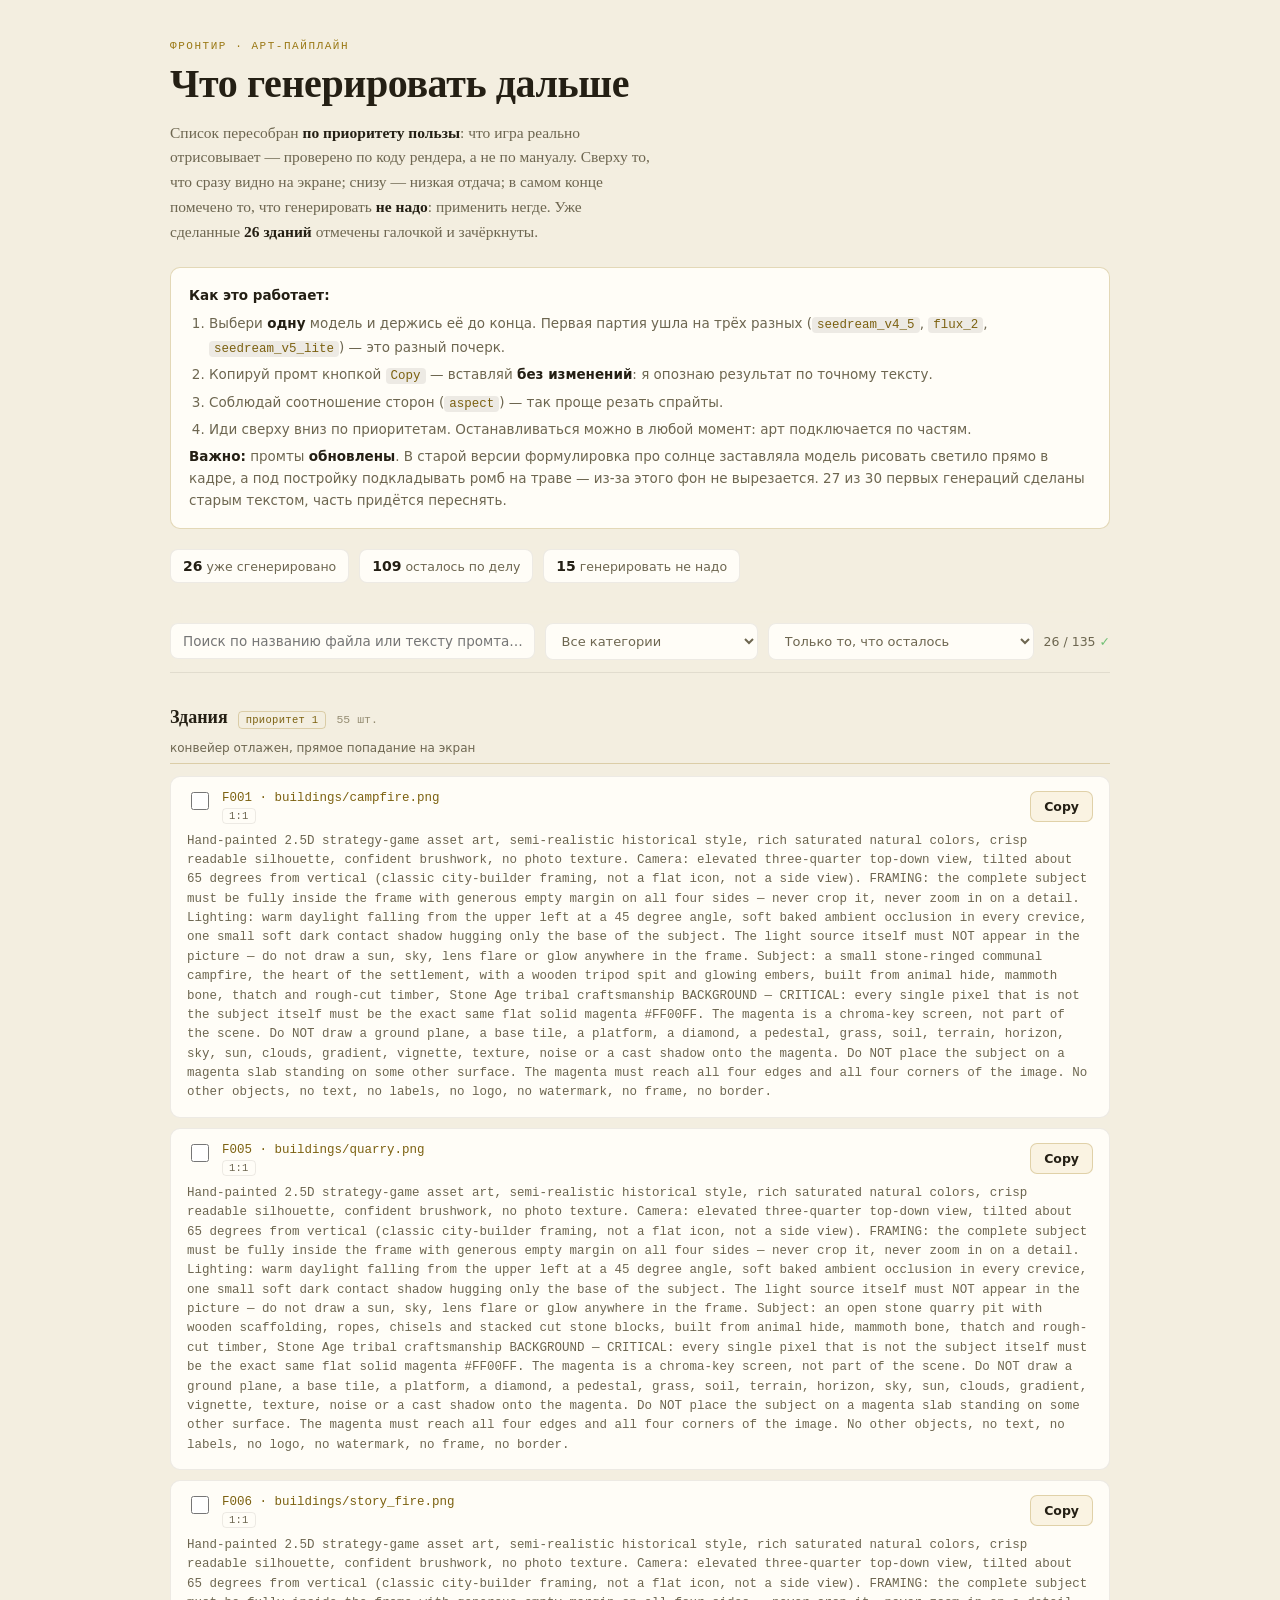
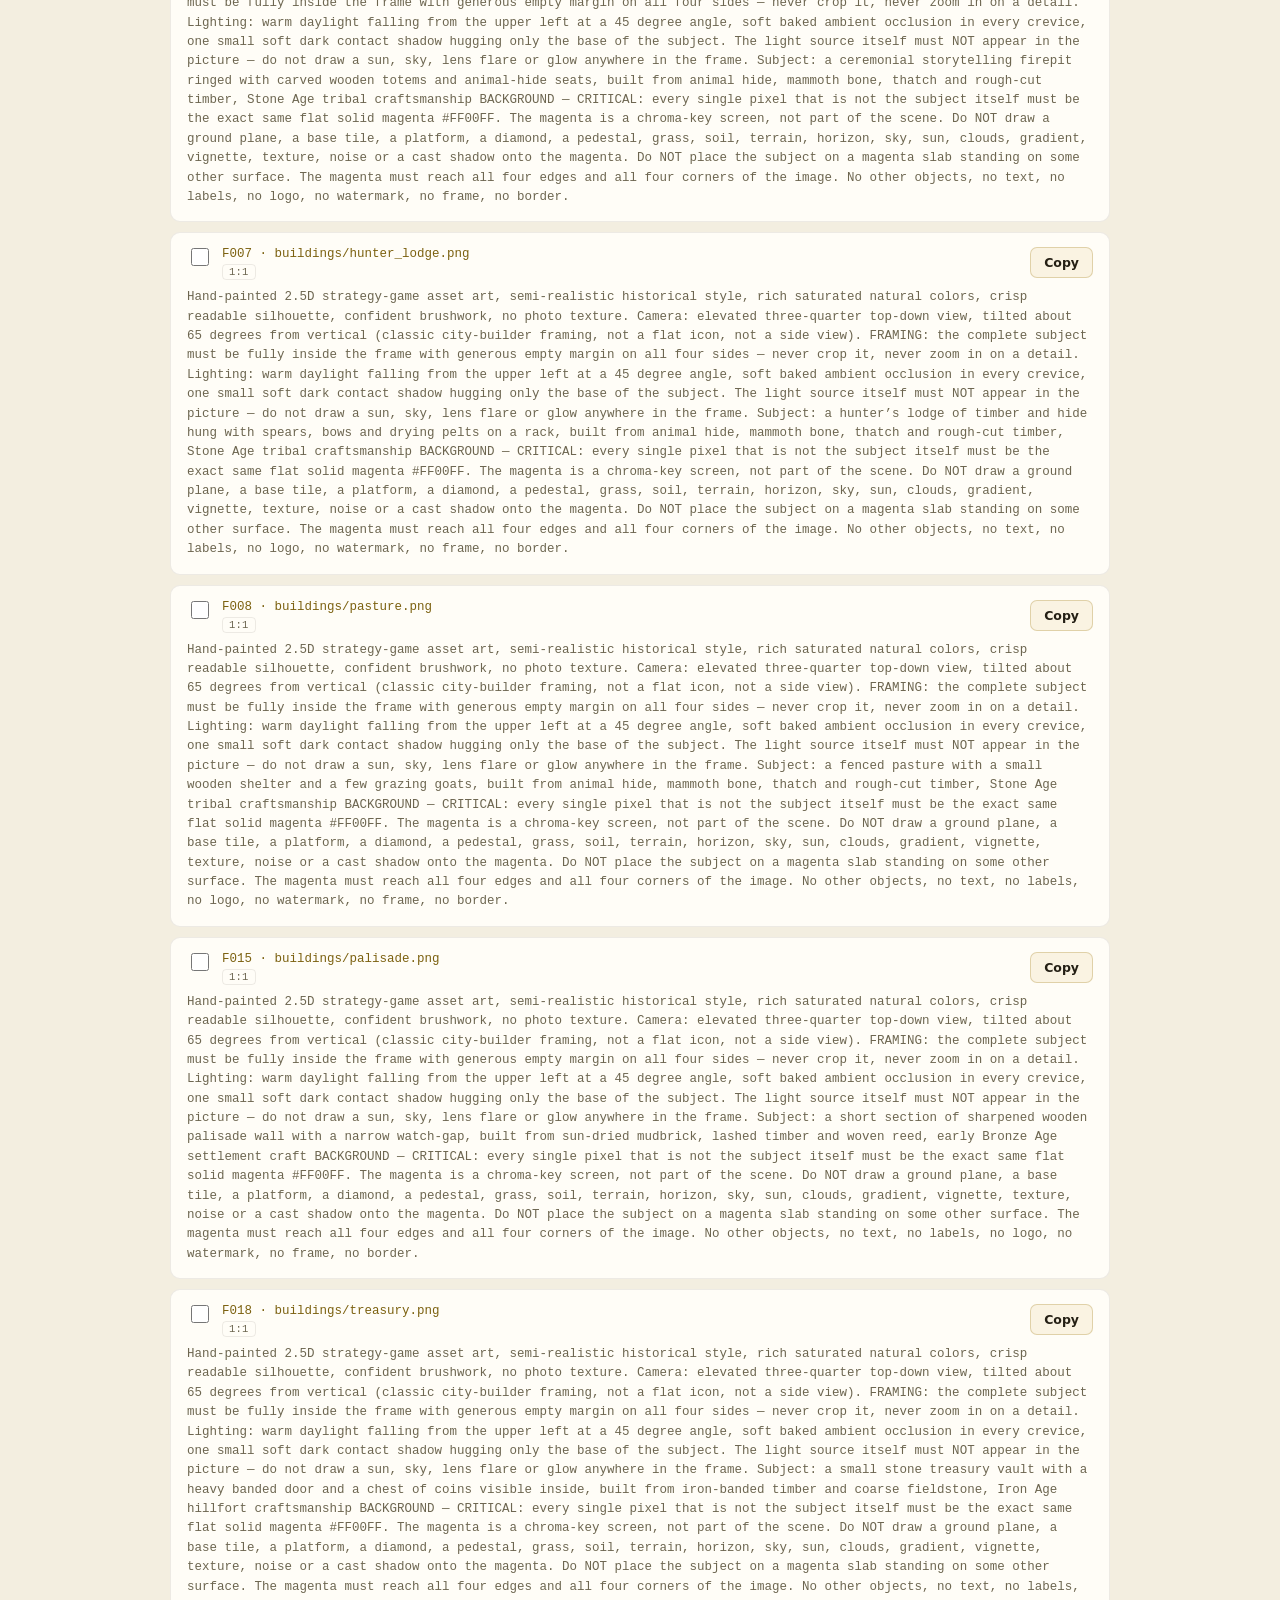
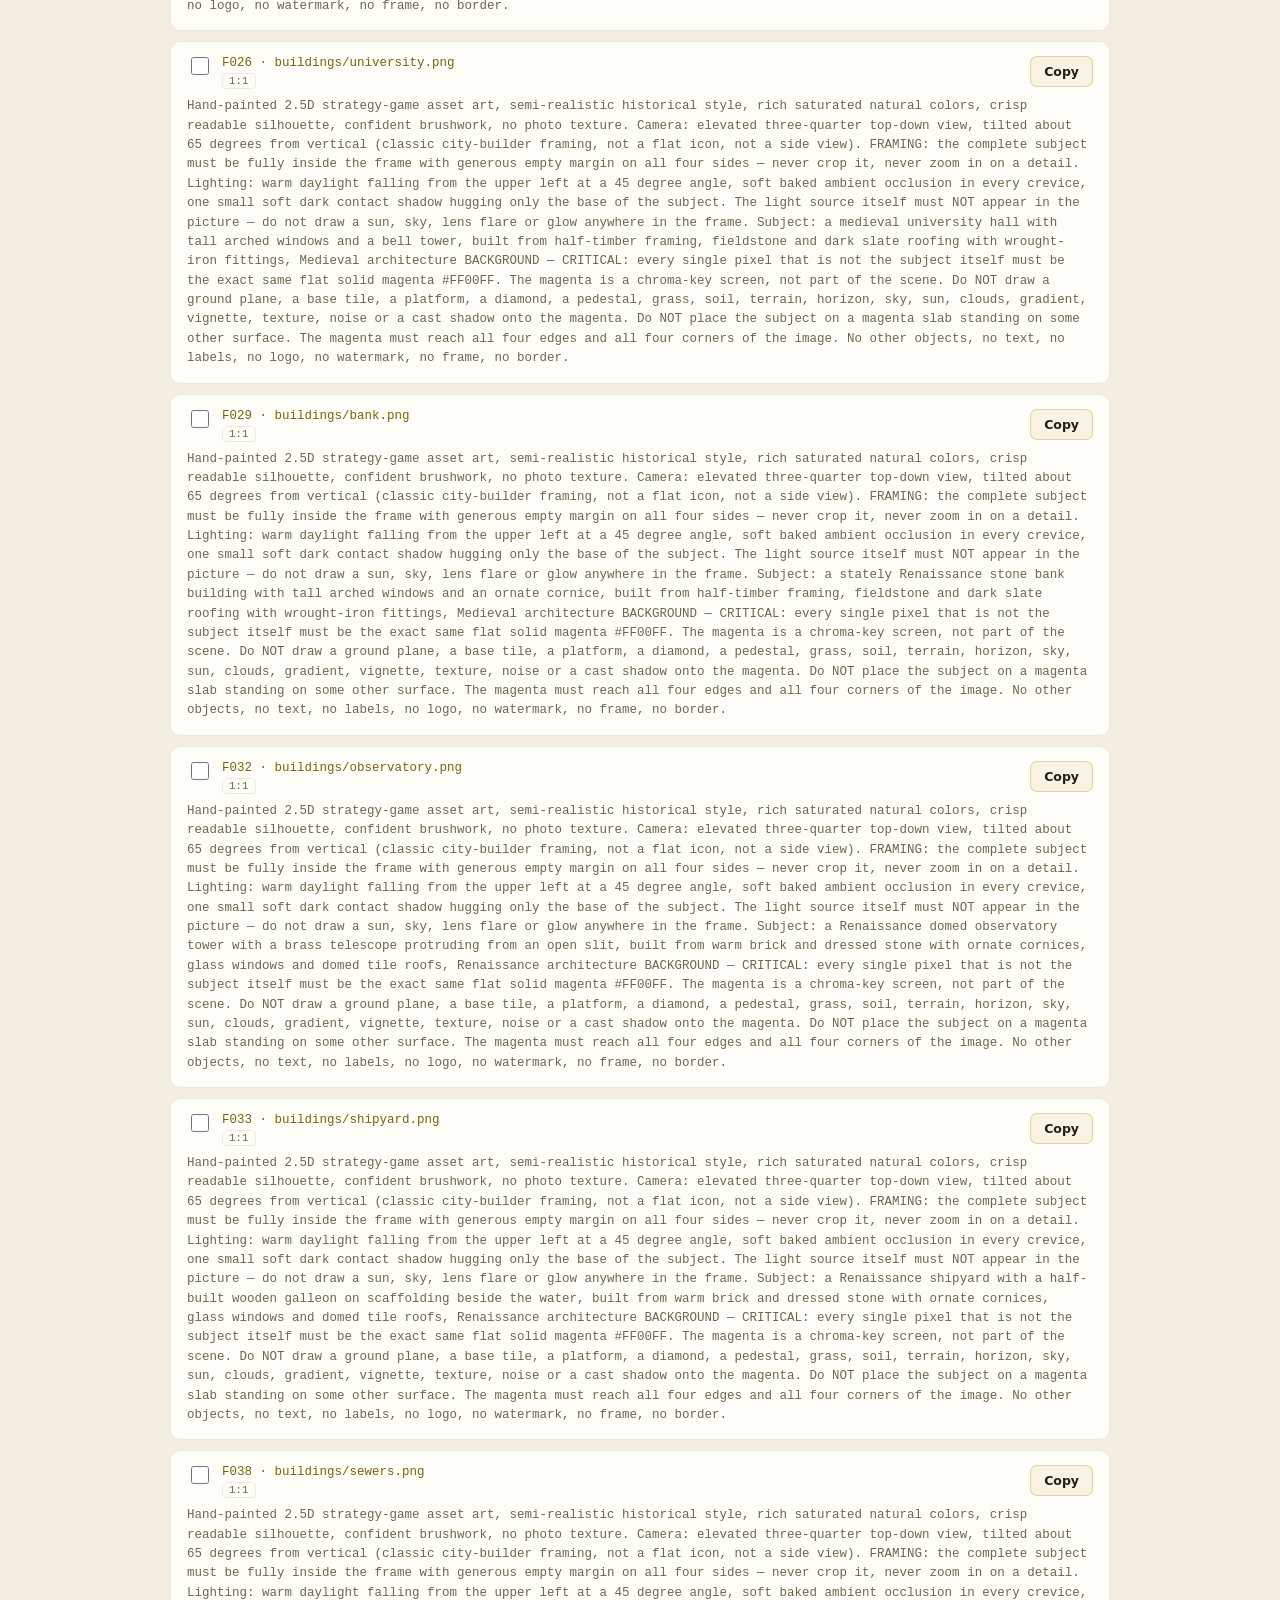
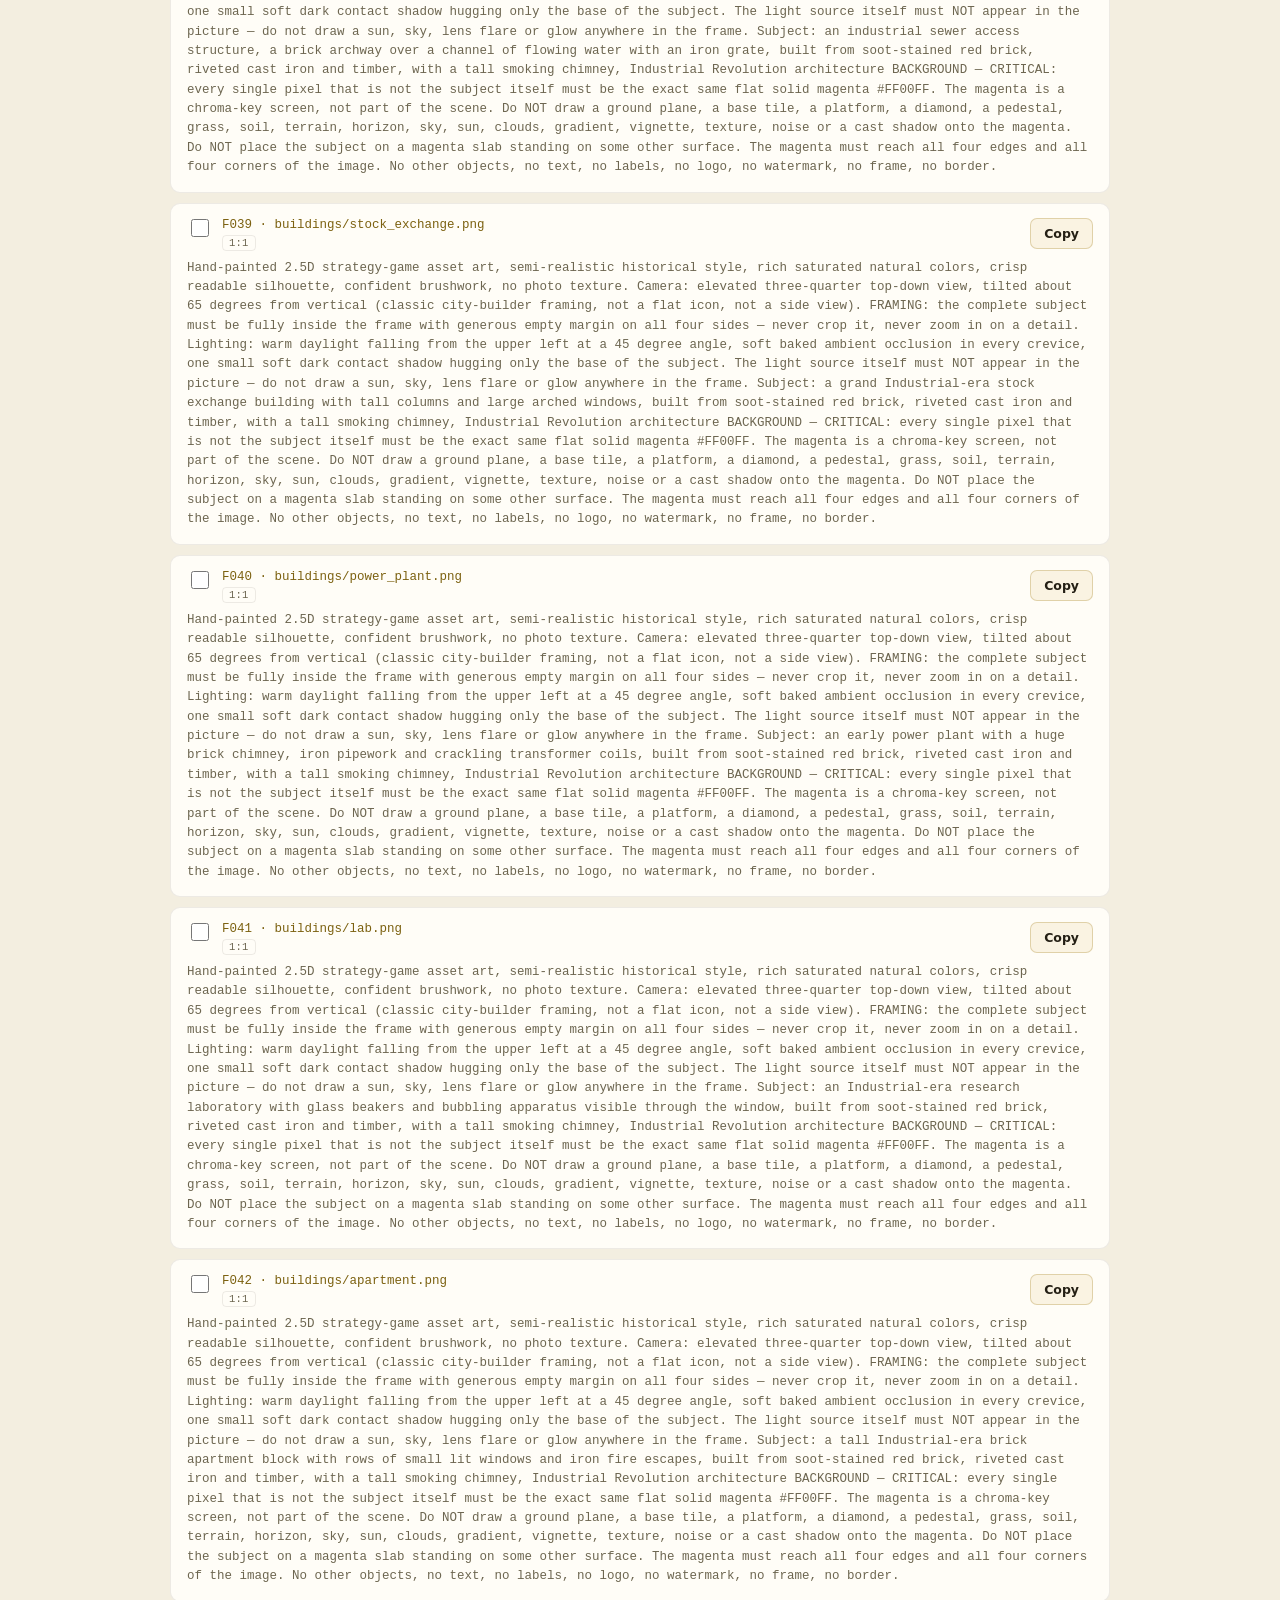
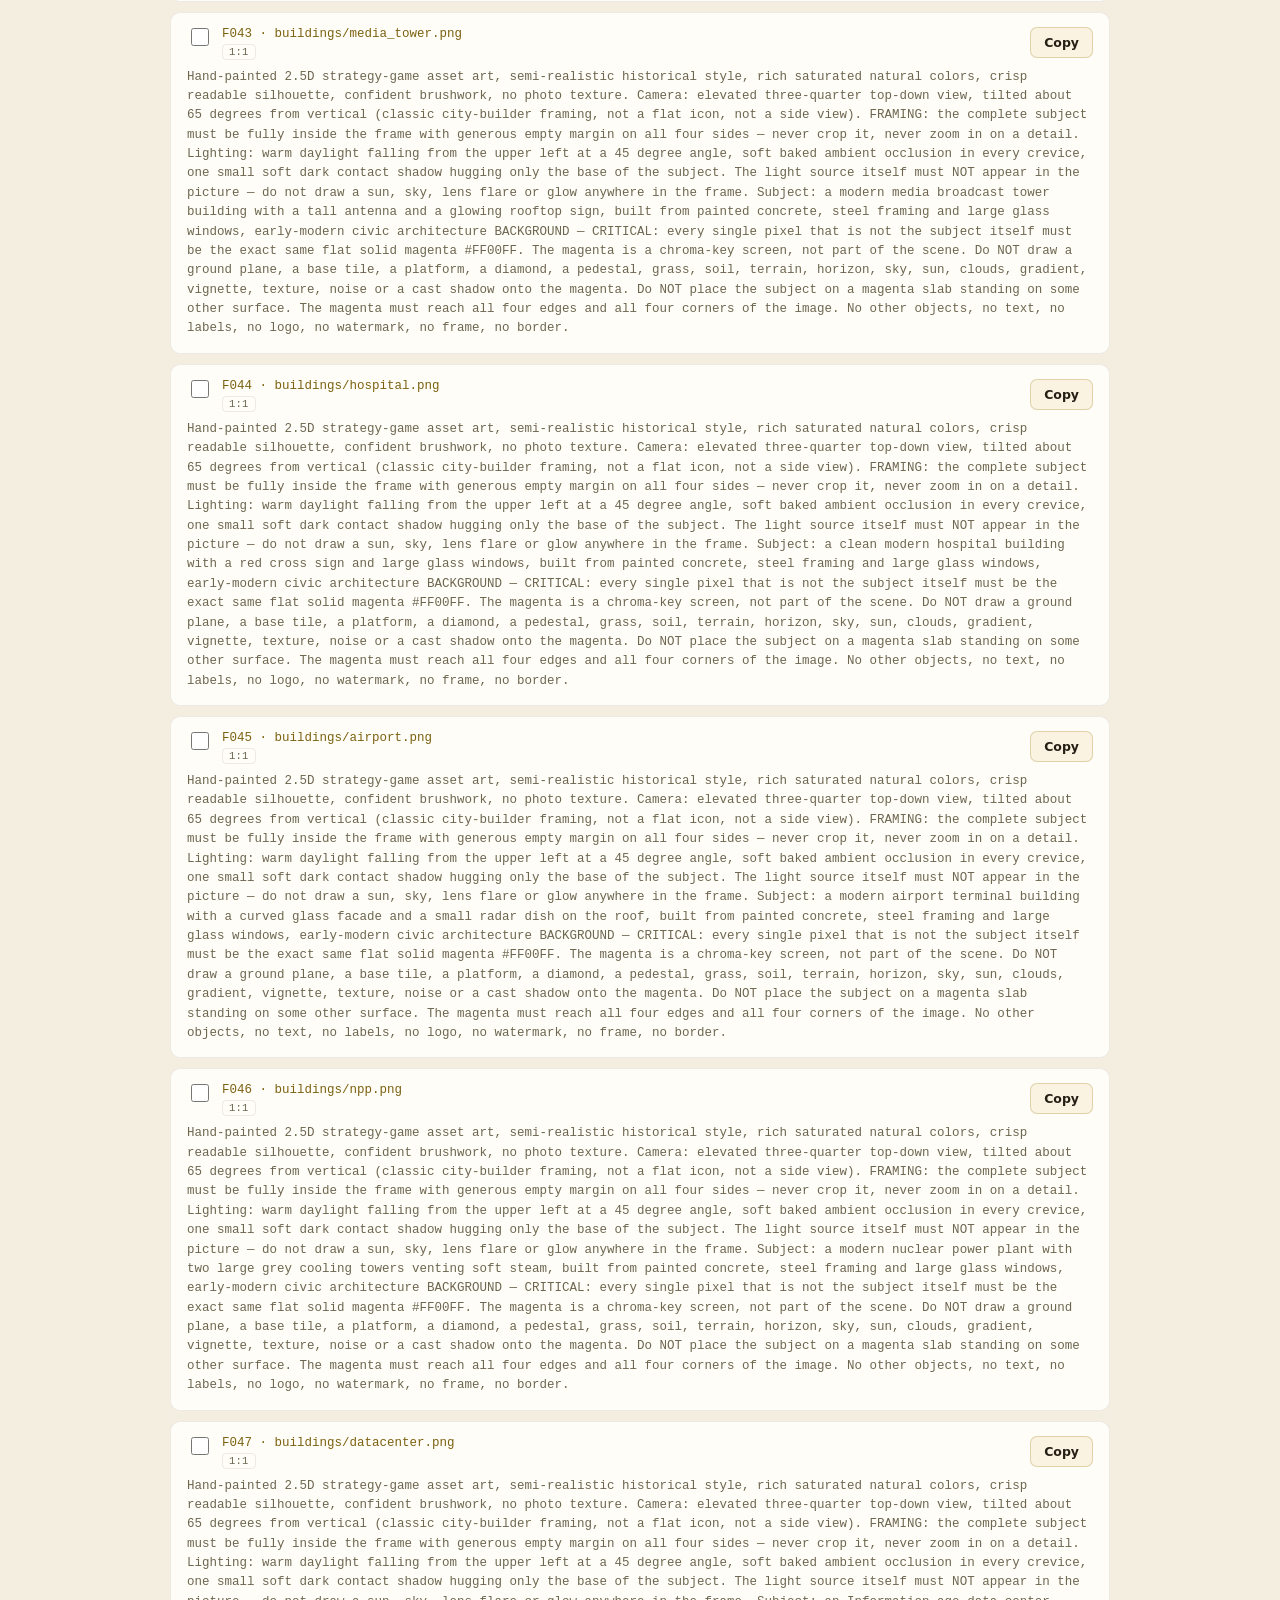
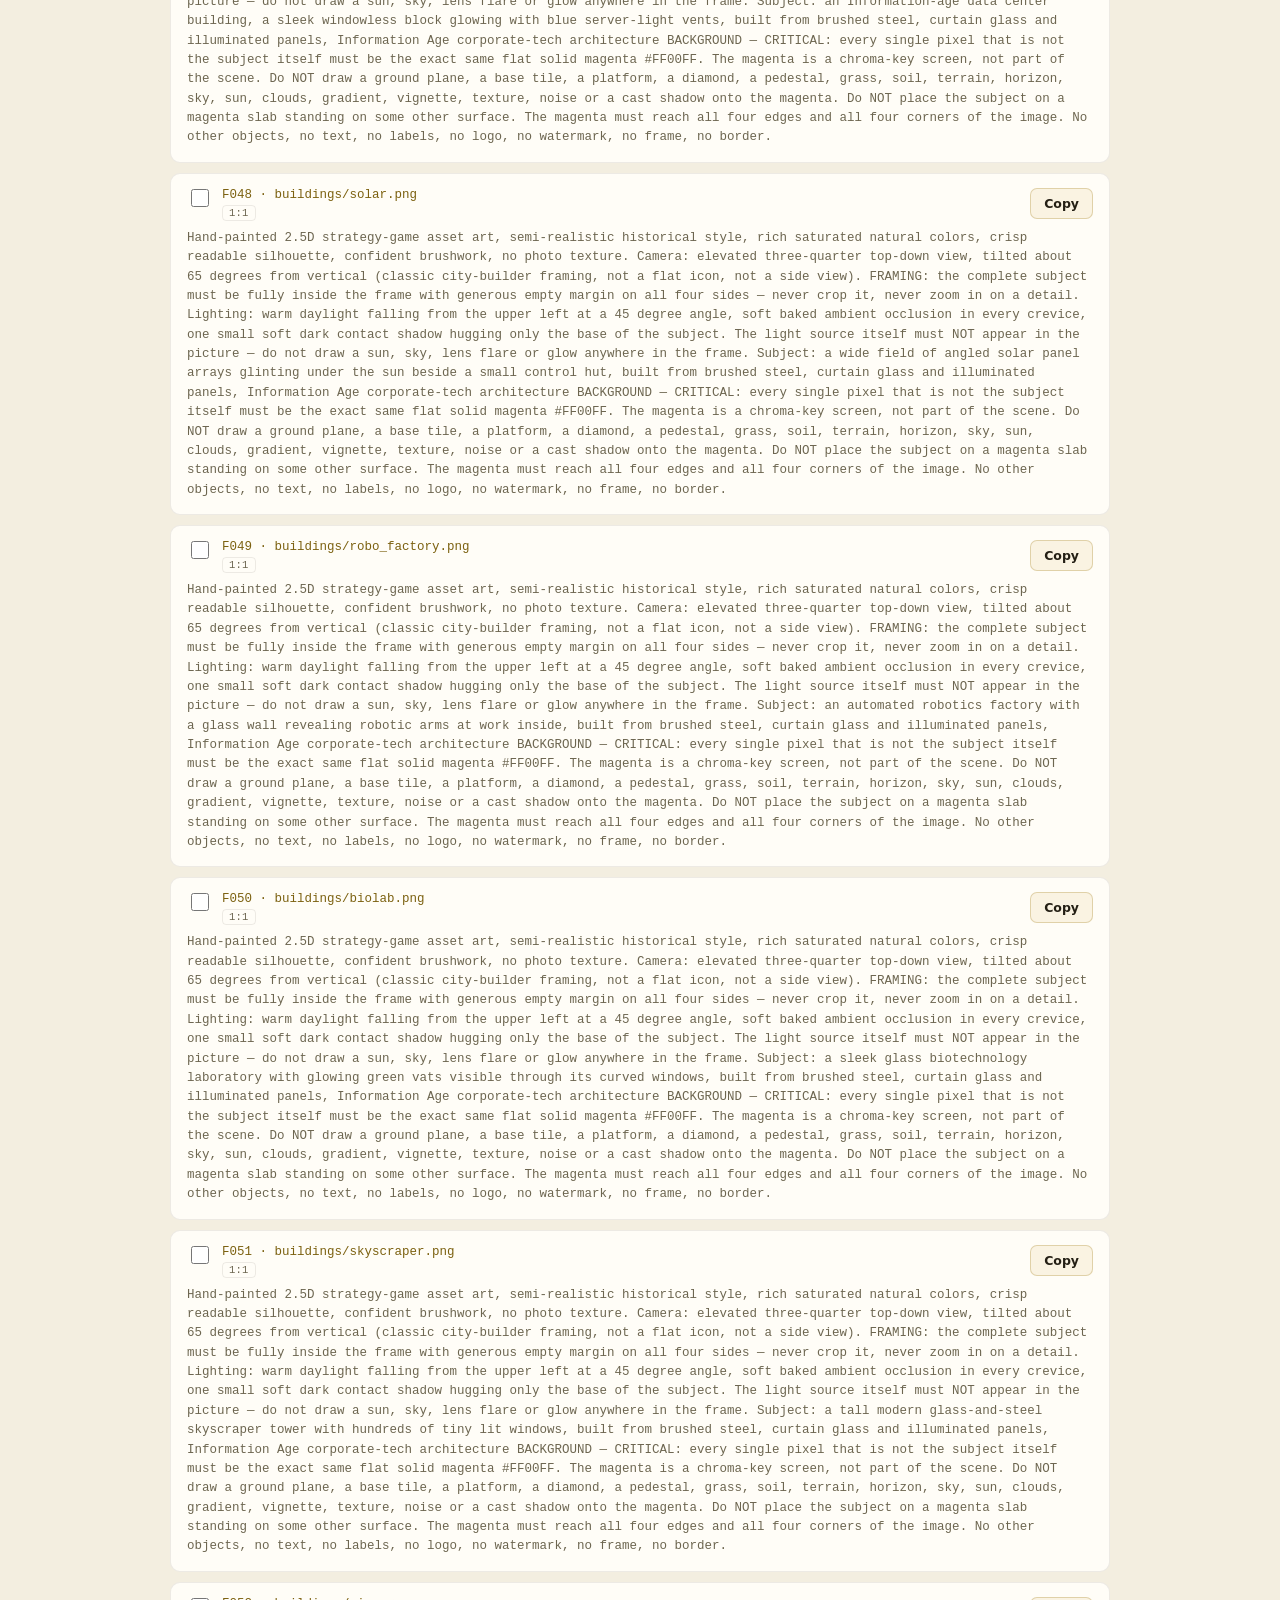
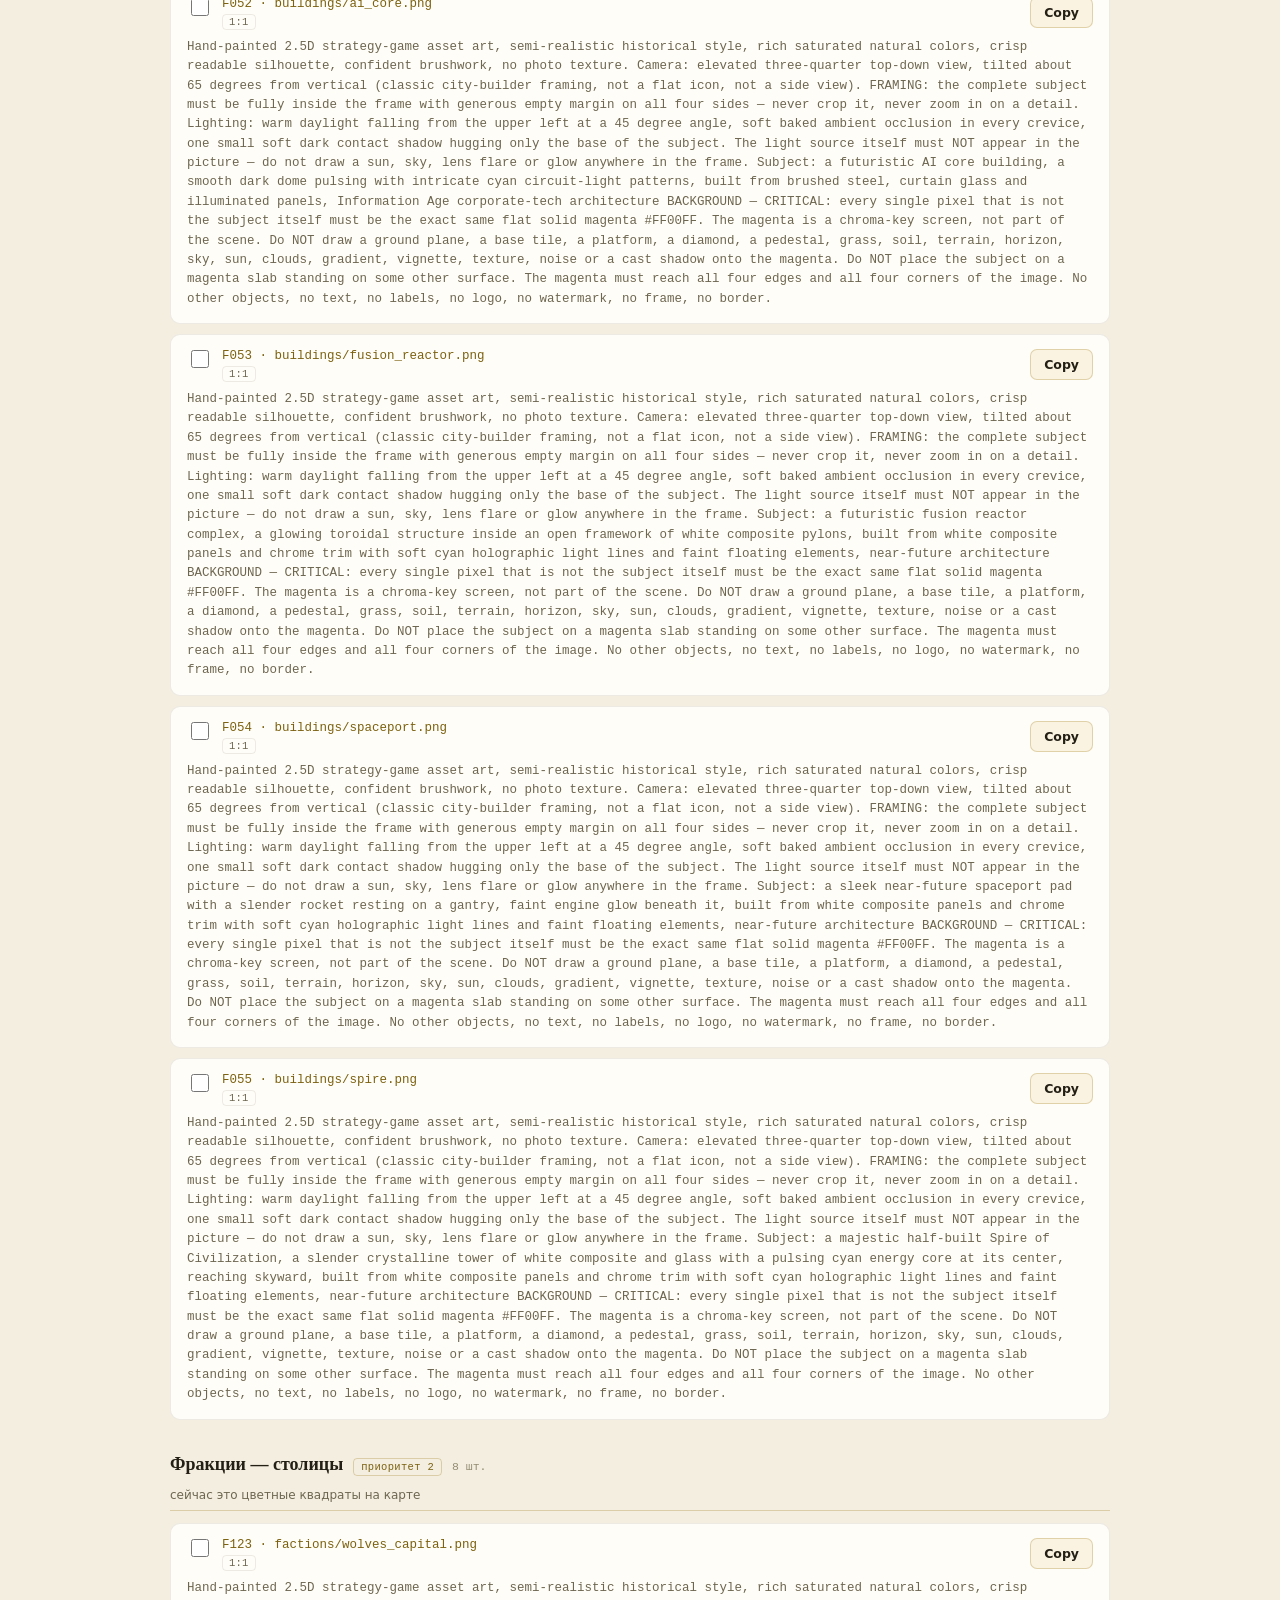
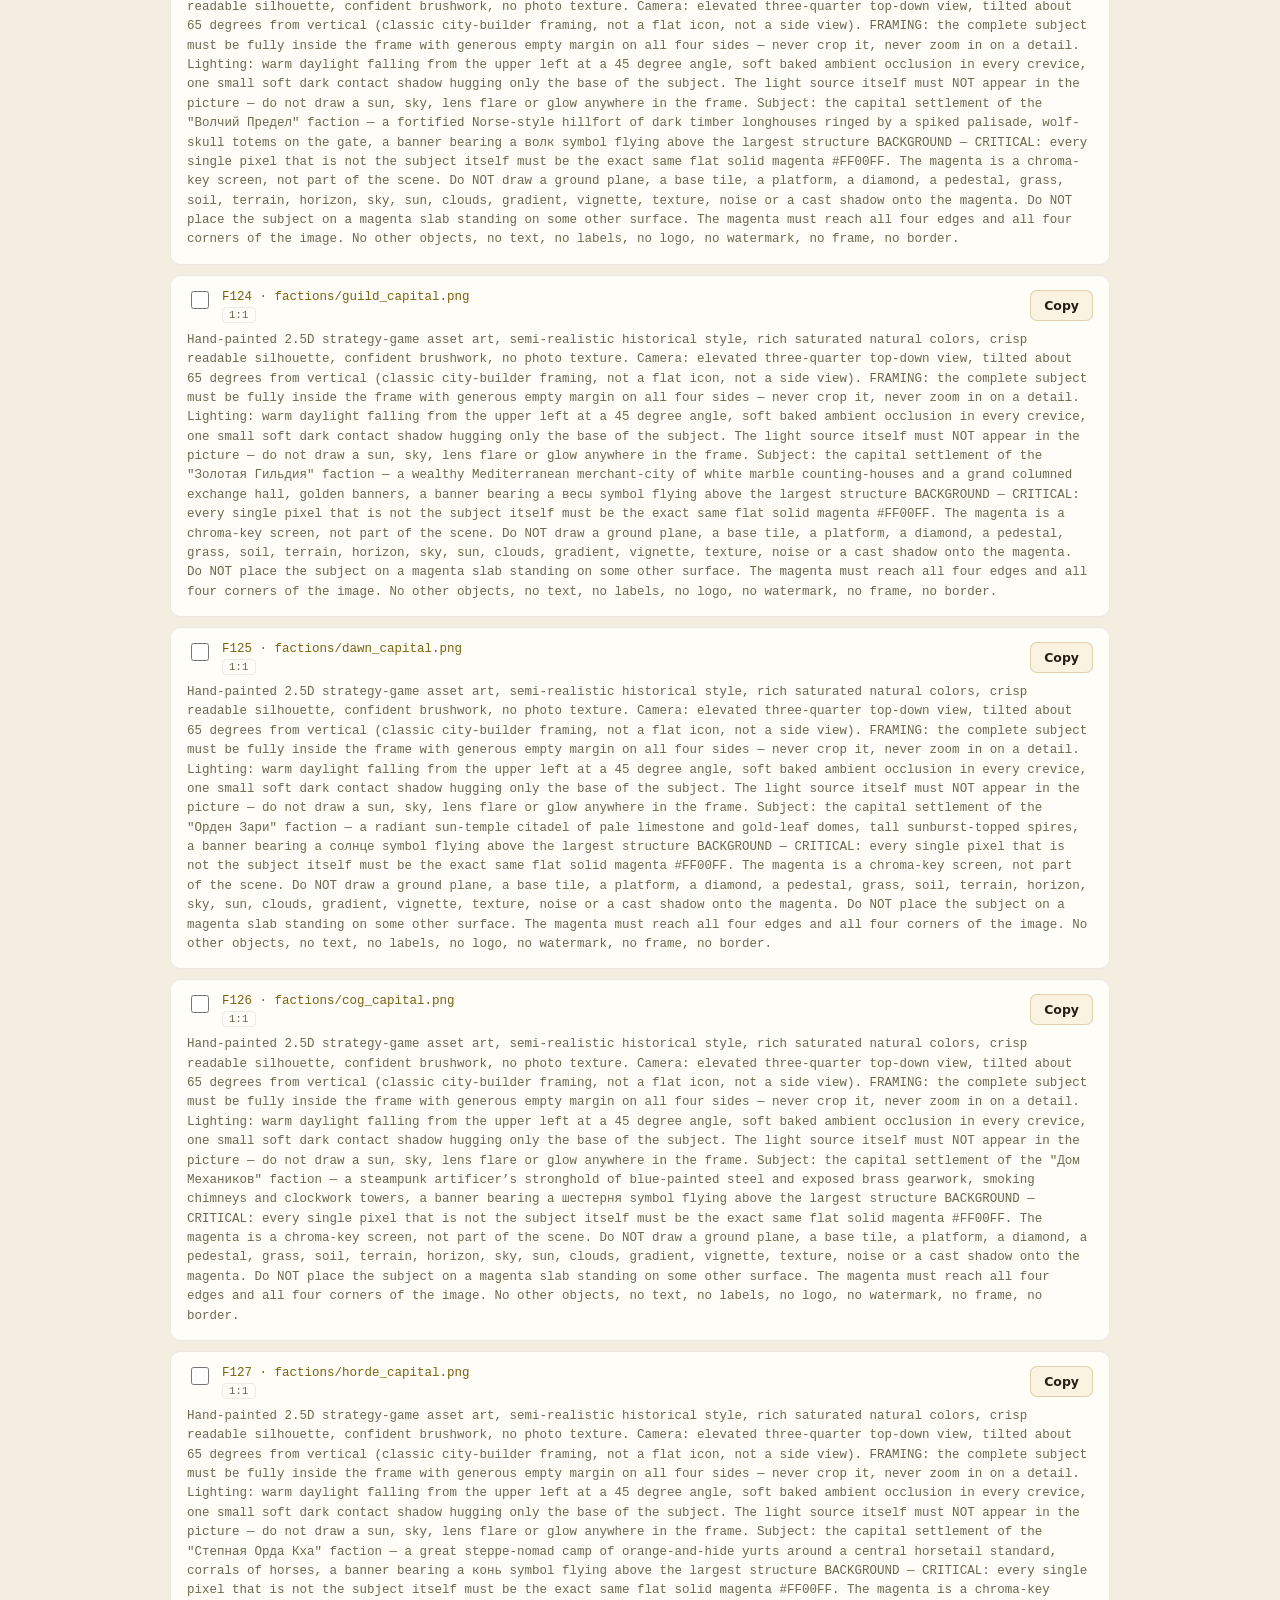
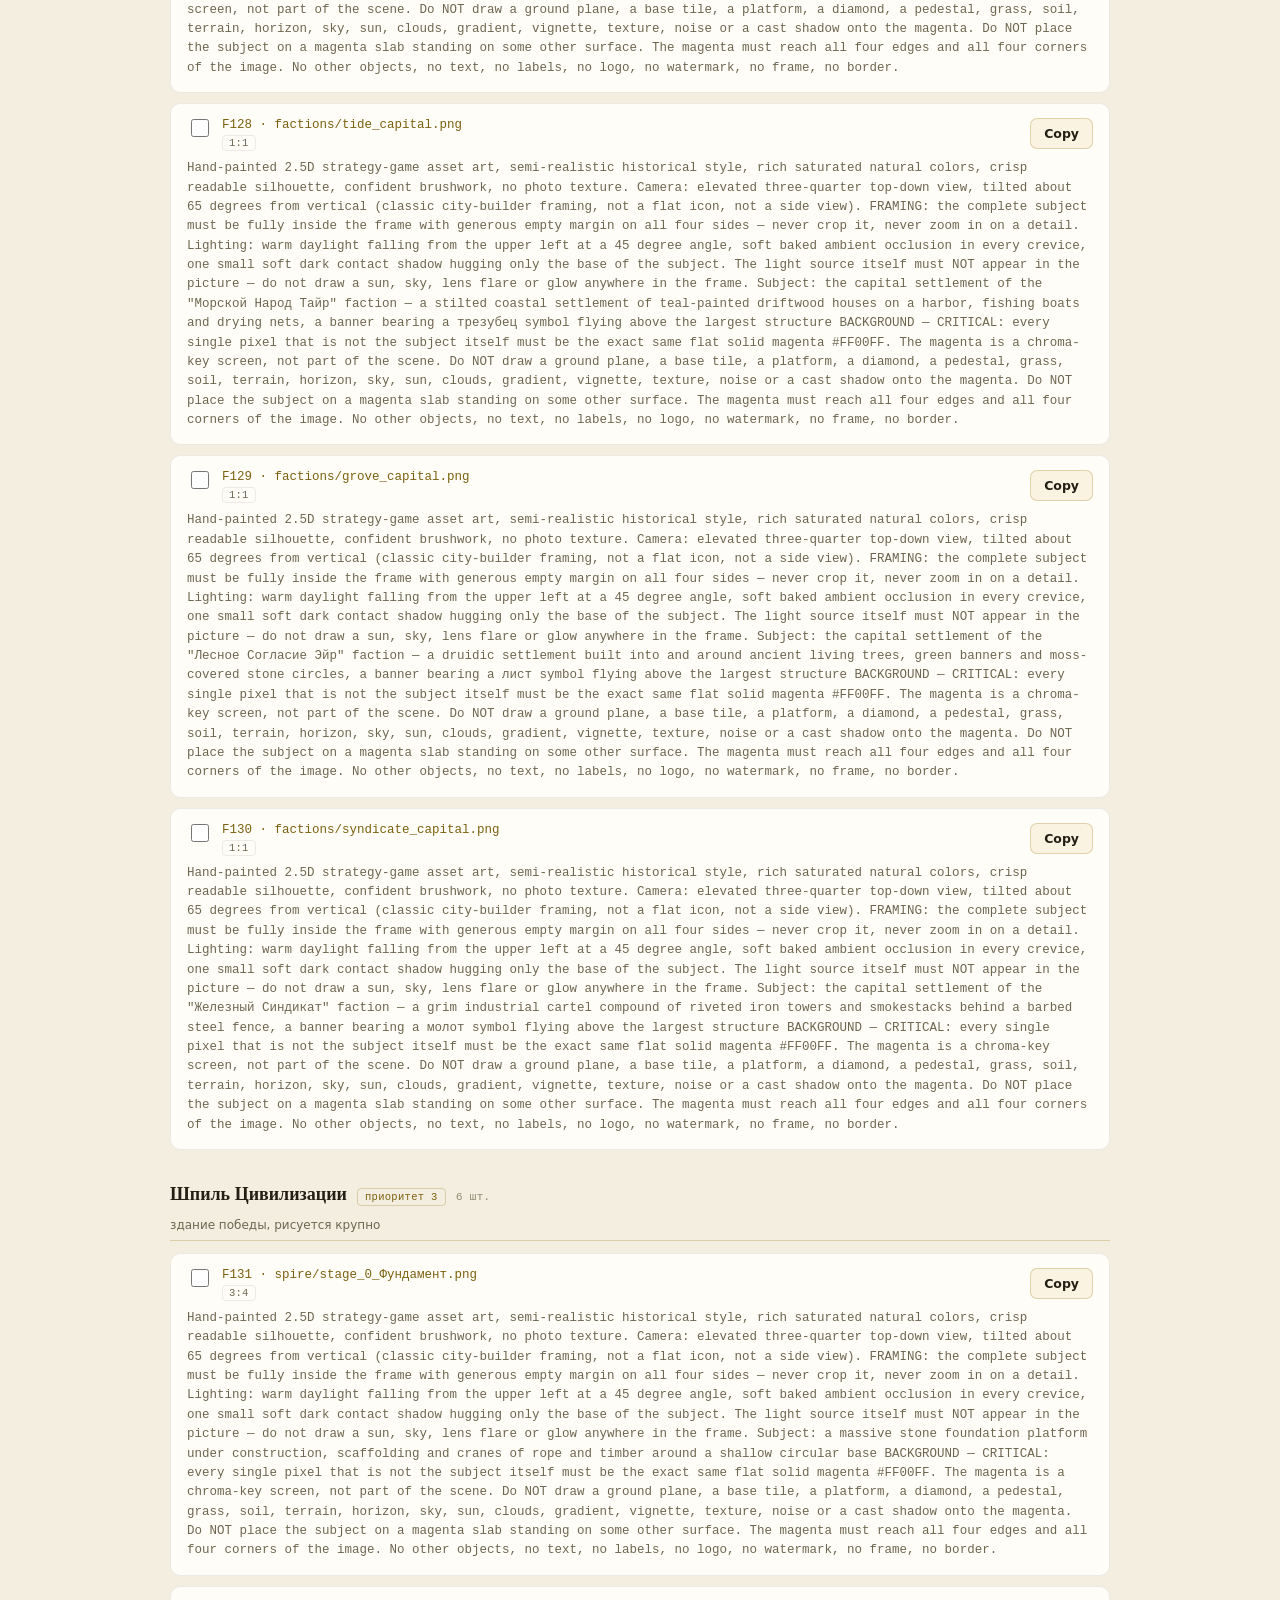
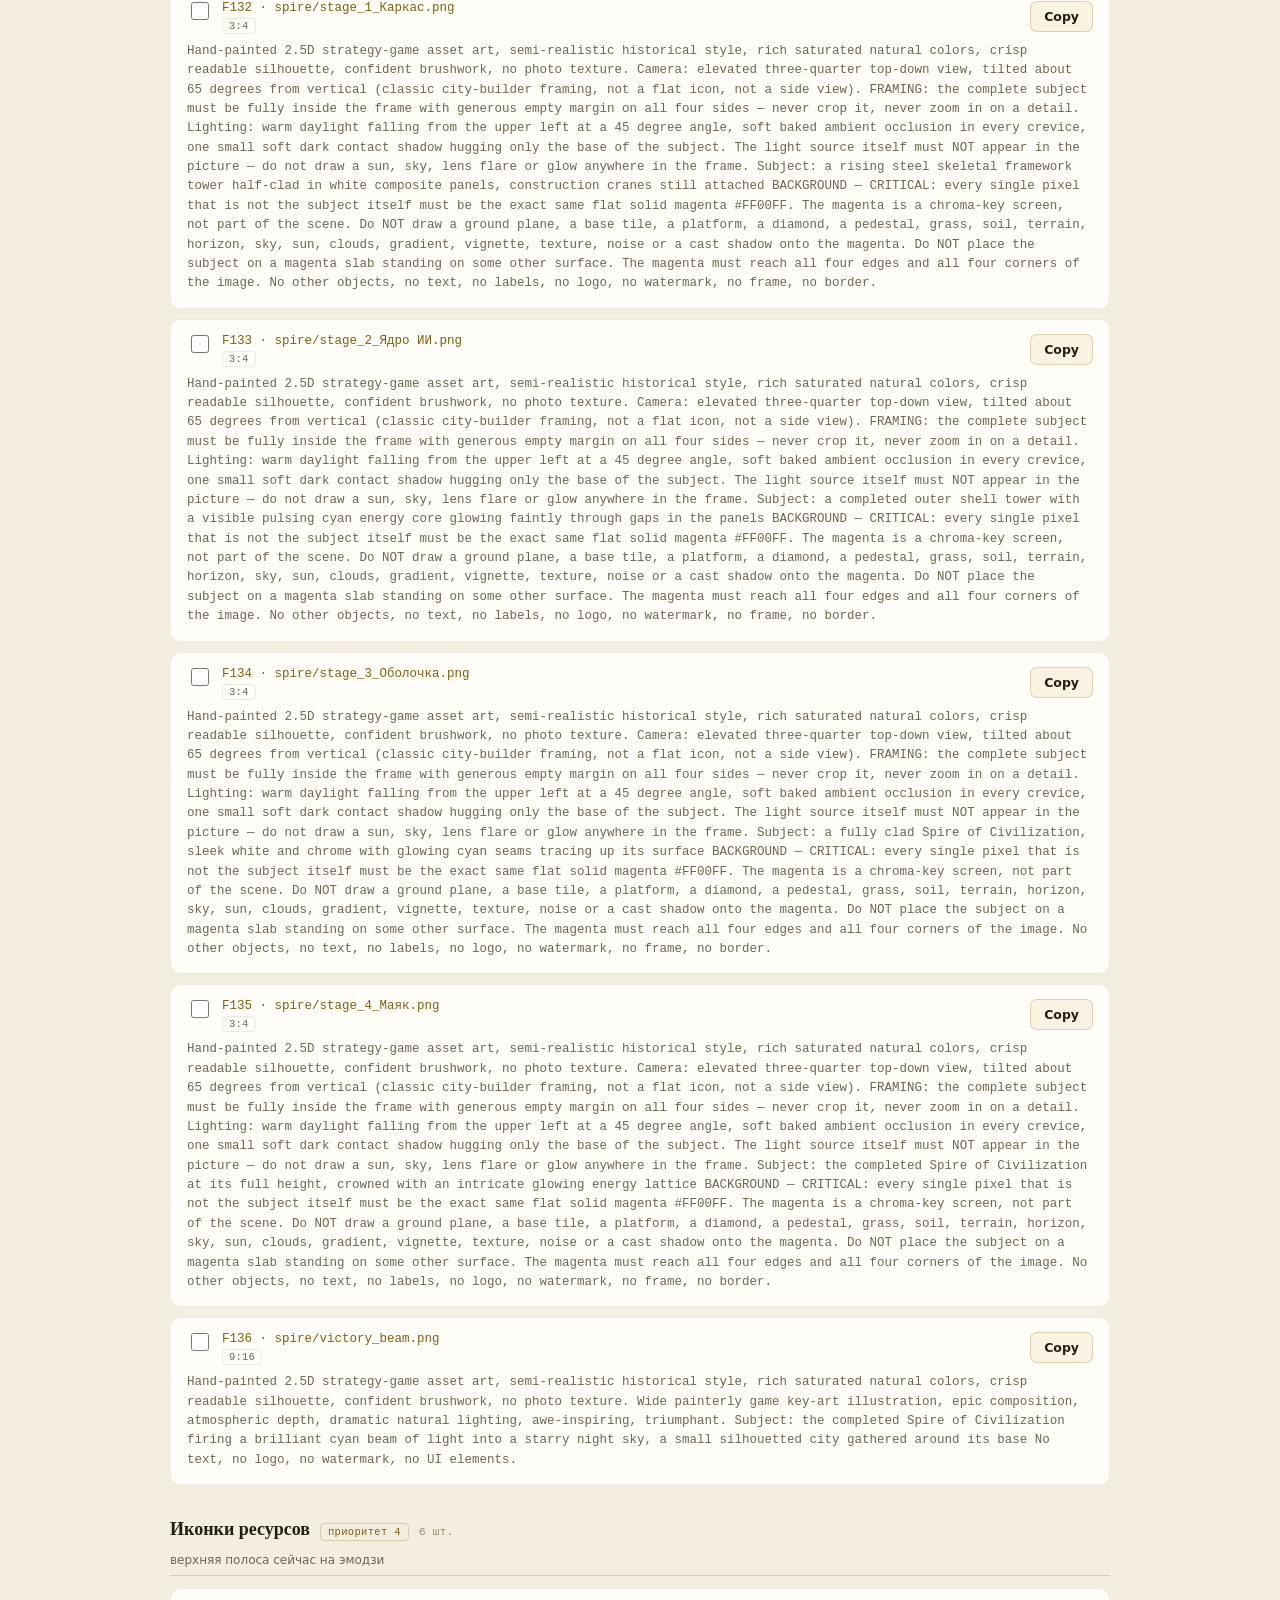
<file: tools/art/prompts.html>
<!doctype html>
<html lang="ru">
<head>
<meta charset="UTF-8">
<title>ФРОНТИР — что генерировать дальше</title>
<style>
  @font-face {
    font-family: 'Frontier Display';
    src: local('Georgia');
  }
  :root {
    --bg: #0d1420;
    --bg2: #0a0f18;
    --panel: #131b29;
    --panel-hi: #182231;
    --line: rgba(201,162,39,0.22);
    --line-soft: rgba(232,228,216,0.08);
    --text: #e8e4d8;
    --dim: #93917f;
    --dim2: #6c6a5c;
    --accent: #c9a227;
    --accent-hi: #e0bd4a;
    --good: #6fbf73;
    --bad: #d97a6b;
    --mono: 'SFMono-Regular', Consolas, 'Liberation Mono', Menlo, monospace;
  }
  :root[data-theme="light"] {
    --bg: #f3eee0; --bg2: #ece4d0; --panel: #fffdf7; --panel-hi: #faf3e2;
    --line: rgba(154,120,20,0.28); --line-soft: rgba(30,24,10,0.08);
    --text: #241f14; --dim: #6d6650; --dim2: #948c72;
    --accent: #9a7814; --accent-hi: #7c6110;
  }
  @media (prefers-color-scheme: light) {
    :root:not([data-theme="dark"]) {
      --bg: #f3eee0; --bg2: #ece4d0; --panel: #fffdf7; --panel-hi: #faf3e2;
      --line: rgba(154,120,20,0.28); --line-soft: rgba(30,24,10,0.08);
      --text: #241f14; --dim: #6d6650; --dim2: #948c72;
      --accent: #9a7814; --accent-hi: #7c6110;
    }
  }
  * { box-sizing: border-box; }
  html, body { margin: 0; padding: 0; }
  body {
    background: radial-gradient(1200px 800px at 15% -10%, var(--bg2), var(--bg));
    color: var(--text);
    font-family: Georgia, 'Times New Roman', serif;
    min-height: 100vh;
  }
  .wrap { max-width: 980px; margin: 0 auto; padding: 40px 20px 100px; }
  header { margin-bottom: 28px; }
  .eyebrow {
    font-family: var(--mono); font-size: 11px; letter-spacing: 0.14em; text-transform: uppercase;
    color: var(--accent); margin-bottom: 10px;
  }
  h1 {
    font-size: clamp(28px, 4.4vw, 40px); line-height: 1.08; margin: 0 0 12px; font-weight: 700;
    text-wrap: balance; letter-spacing: -0.01em;
  }
  .lede { color: var(--dim); font-size: 15.5px; line-height: 1.6; max-width: 62ch; }
  .lede b { color: var(--text); font-weight: 600; }

  .howto {
    margin-top: 22px; padding: 16px 18px; background: var(--panel); border: 1px solid var(--line);
    border-radius: 10px; font-family: system-ui, sans-serif; font-size: 13.5px; line-height: 1.65; color: var(--dim);
  }
  .howto b { color: var(--text); }
  .howto ol { margin: 6px 0 0; padding-left: 20px; }
  .howto li { margin-bottom: 4px; }
  code.k { font-family: var(--mono); background: var(--line-soft); padding: 1px 5px; border-radius: 4px; color: var(--accent-hi); font-size: 12.5px; }

  .stats {
    display: flex; gap: 10px; flex-wrap: wrap; margin: 20px 0 24px;
    font-family: system-ui, sans-serif;
  }
  .stat {
    background: var(--panel); border: 1px solid var(--line-soft); border-radius: 8px;
    padding: 8px 12px; font-size: 12.5px; color: var(--dim);
  }
  .stat b { color: var(--text); font-variant-numeric: tabular-nums; font-size: 14px; }

  .toolbar {
    position: sticky; top: 0; z-index: 5;
    background: color-mix(in srgb, var(--bg) 88%, transparent);
    backdrop-filter: blur(10px);
    border-bottom: 1px solid var(--line-soft);
    padding: 12px 0; margin-bottom: 6px;
    display: flex; gap: 10px; align-items: center; flex-wrap: wrap;
    font-family: system-ui, sans-serif;
  }
  #search {
    flex: 1 1 220px; background: var(--panel); border: 1px solid var(--line-soft); color: var(--text);
    padding: 9px 12px; border-radius: 8px; font-size: 13.5px; font-family: system-ui, sans-serif;
  }
  #search:focus { outline: none; border-color: var(--accent); }
  .catfilter {
    background: var(--panel); border: 1px solid var(--line-soft); color: var(--dim);
    padding: 9px 12px; border-radius: 8px; font-size: 13px; cursor: pointer; font-family: system-ui, sans-serif;
  }
  .catfilter:focus { outline: none; border-color: var(--accent); }
  #progress { font-size: 12.5px; color: var(--dim); white-space: nowrap; font-variant-numeric: tabular-nums; }
  #progress b { color: var(--good); }

  .cat-heading {
    display: flex; align-items: baseline; gap: 10px; margin: 34px 0 12px;
    padding-bottom: 8px; border-bottom: 1px solid var(--line);
  }
  .cat-heading { flex-wrap: wrap; }
  .cat-heading h2 { font-size: 18px; margin: 0; font-weight: 700; }
  .cat-count { font-family: var(--mono); font-size: 11.5px; color: var(--dim2); }
  .prio-tag, .skip-tag {
    font-family: var(--mono); font-size: 10.5px; letter-spacing: 0.03em;
    padding: 2px 7px; border-radius: 4px; white-space: nowrap;
  }
  .prio-tag { color: var(--accent-hi); border: 1px solid var(--line); }
  .skip-tag { color: var(--bad); border: 1px solid color-mix(in srgb, var(--bad) 45%, transparent); }
  .cat-why {
    flex-basis: 100%; font-family: system-ui, sans-serif; font-size: 12px;
    color: var(--dim); margin-top: 2px;
  }

  .card {
    background: var(--panel); border: 1px solid var(--line-soft); border-radius: 10px;
    padding: 14px 16px; margin-bottom: 10px; transition: border-color .15s;
  }
  .card:hover { border-color: var(--line); }
  .card.done { opacity: 0.5; }
  .card.done .prompt { text-decoration: line-through; text-decoration-color: var(--dim2); }
  .card-top {
    display: flex; align-items: flex-start; gap: 10px; margin-bottom: 8px;
    font-family: system-ui, sans-serif;
  }
  .chk {
    width: 18px; height: 18px; flex-shrink: 0; margin-top: 1px; accent-color: var(--good); cursor: pointer;
  }
  .meta { flex: 1; min-width: 0; }
  .file { font-family: var(--mono); font-size: 12.5px; color: var(--accent-hi); word-break: break-all; }
  .badges { display: flex; gap: 6px; margin-top: 3px; }
  .badge {
    font-family: var(--mono); font-size: 10.5px; color: var(--dim); border: 1px solid var(--line-soft);
    padding: 1px 6px; border-radius: 4px; letter-spacing: 0.02em;
  }
  .copybtn {
    flex-shrink: 0; font-family: system-ui, sans-serif; font-size: 12.5px; font-weight: 600;
    background: var(--panel-hi); color: var(--text); border: 1px solid var(--line);
    padding: 7px 13px; border-radius: 7px; cursor: pointer; transition: background .12s, transform .05s;
  }
  .copybtn:hover { background: var(--accent); color: #1a1406; border-color: var(--accent); }
  .copybtn:active { transform: scale(0.96); }
  .copybtn.copied { background: var(--good); color: #0c1a0d; border-color: var(--good); }
  .prompt {
    font-family: var(--mono); font-size: 12.5px; line-height: 1.55; color: var(--dim);
    white-space: pre-wrap; word-break: break-word;
  }

  footer { margin-top: 50px; padding-top: 18px; border-top: 1px solid var(--line-soft); font-family: system-ui, sans-serif; font-size: 12px; color: var(--dim2); }

  .hidden { display: none !important; }

  @media (max-width: 560px) {
    .wrap { padding: 24px 14px 80px; }
    .card-top { flex-wrap: wrap; }
    .copybtn { order: 3; width: 100%; text-align: center; }
  }
</style>
</head>
<body>
<div class="wrap">

  <header>
    <div class="eyebrow">ФРОНТИР · арт-пайплайн</div>
    <h1>Что генерировать дальше</h1>
    <p class="lede">
      Список пересобран <b>по приоритету пользы</b>: что игра реально отрисовывает — проверено по коду рендера,
      а не по мануалу. Сверху то, что сразу видно на экране; снизу — низкая отдача;
      в самом конце помечено то, что генерировать <b>не надо</b>: применить негде.
      Уже сделанные <b>26 зданий</b> отмечены галочкой и зачёркнуты.
    </p>
    <div class="howto">
      <b>Как это работает:</b>
      <ol>
        <li>Выбери <b>одну</b> модель и держись её до конца. Первая партия ушла на трёх разных
          (<code class="k">seedream_v4_5</code>, <code class="k">flux_2</code>, <code class="k">seedream_v5_lite</code>) — это разный почерк.</li>
        <li>Копируй промт кнопкой <code class="k">Copy</code> — вставляй <b>без изменений</b>: я опознаю результат по точному тексту.</li>
        <li>Соблюдай соотношение сторон (<code class="k">aspect</code>) — так проще резать спрайты.</li>
        <li>Иди сверху вниз по приоритетам. Останавливаться можно в любой момент: арт подключается по частям.</li>
      </ol>
      <b>Важно:</b> промты <b>обновлены</b>. В старой версии формулировка про солнце заставляла модель
      рисовать светило прямо в кадре, а под постройку подкладывать ромб на траве — из-за этого фон
      не вырезается. 27 из 30 первых генераций сделаны старым текстом, часть придётся переснять.
    </div>
    <div class="stats">
      <div class="stat"><b id="stDone">0</b> уже сгенерировано</div>
      <div class="stat"><b id="stLeft">0</b> осталось по делу</div>
      <div class="stat"><b id="stSkip">0</b> генерировать не надо</div>
    </div>
  </header>

  <div class="toolbar">
    <input id="search" type="text" placeholder="Поиск по названию файла или тексту промта…">
    <select id="catfilter" class="catfilter"><option value="">Все категории</option></select>
    <select id="viewfilter" class="catfilter">
      <option value="todo">Только то, что осталось</option>
      <option value="useful">Всё нужное (с готовым)</option>
      <option value="all">Вообще всё, включая ненужное</option>
    </select>
    <div id="progress">0 / 0</div>
  </div>

  <div id="list"></div>

  <footer>ФРОНТИР · Frontier Works · генерируется вручную в Higgsfield (Nano Banana Pro Unlimited), результат забирается автоматически</footer>
</div>

<script id="data" type="application/json">[{"id": "F001", "category": "Здания", "file": "buildings/campfire.png", "aspect": "1:1", "prompt": "Hand-painted 2.5D strategy-game asset art, semi-realistic historical style, rich saturated natural colors, crisp readable silhouette, confident brushwork, no photo texture. Camera: elevated three-quarter top-down view, tilted about 65 degrees from vertical (classic city-builder framing, not a flat icon, not a side view). FRAMING: the complete subject must be fully inside the frame with generous empty margin on all four sides — never crop it, never zoom in on a detail. Lighting: warm daylight falling from the upper left at a 45 degree angle, soft baked ambient occlusion in every crevice, one small soft dark contact shadow hugging only the base of the subject. The light source itself must NOT appear in the picture — do not draw a sun, sky, lens flare or glow anywhere in the frame. Subject: a small stone-ringed communal campfire, the heart of the settlement, with a wooden tripod spit and glowing embers, built from animal hide, mammoth bone, thatch and rough-cut timber, Stone Age tribal craftsmanship BACKGROUND — CRITICAL: every single pixel that is not the subject itself must be the exact same flat solid magenta #FF00FF. The magenta is a chroma-key screen, not part of the scene. Do NOT draw a ground plane, a base tile, a platform, a diamond, a pedestal, grass, soil, terrain, horizon, sky, sun, clouds, gradient, vignette, texture, noise or a cast shadow onto the magenta. Do NOT place the subject on a magenta slab standing on some other surface. The magenta must reach all four edges and all four corners of the image. No other objects, no text, no labels, no logo, no watermark, no frame, no border.", "priority": 1, "why": "конвейер отлажен, прямое попадание на экран", "done": false}, {"id": "F005", "category": "Здания", "file": "buildings/quarry.png", "aspect": "1:1", "prompt": "Hand-painted 2.5D strategy-game asset art, semi-realistic historical style, rich saturated natural colors, crisp readable silhouette, confident brushwork, no photo texture. Camera: elevated three-quarter top-down view, tilted about 65 degrees from vertical (classic city-builder framing, not a flat icon, not a side view). FRAMING: the complete subject must be fully inside the frame with generous empty margin on all four sides — never crop it, never zoom in on a detail. Lighting: warm daylight falling from the upper left at a 45 degree angle, soft baked ambient occlusion in every crevice, one small soft dark contact shadow hugging only the base of the subject. The light source itself must NOT appear in the picture — do not draw a sun, sky, lens flare or glow anywhere in the frame. Subject: an open stone quarry pit with wooden scaffolding, ropes, chisels and stacked cut stone blocks, built from animal hide, mammoth bone, thatch and rough-cut timber, Stone Age tribal craftsmanship BACKGROUND — CRITICAL: every single pixel that is not the subject itself must be the exact same flat solid magenta #FF00FF. The magenta is a chroma-key screen, not part of the scene. Do NOT draw a ground plane, a base tile, a platform, a diamond, a pedestal, grass, soil, terrain, horizon, sky, sun, clouds, gradient, vignette, texture, noise or a cast shadow onto the magenta. Do NOT place the subject on a magenta slab standing on some other surface. The magenta must reach all four edges and all four corners of the image. No other objects, no text, no labels, no logo, no watermark, no frame, no border.", "priority": 1, "why": "конвейер отлажен, прямое попадание на экран", "done": false}, {"id": "F006", "category": "Здания", "file": "buildings/story_fire.png", "aspect": "1:1", "prompt": "Hand-painted 2.5D strategy-game asset art, semi-realistic historical style, rich saturated natural colors, crisp readable silhouette, confident brushwork, no photo texture. Camera: elevated three-quarter top-down view, tilted about 65 degrees from vertical (classic city-builder framing, not a flat icon, not a side view). FRAMING: the complete subject must be fully inside the frame with generous empty margin on all four sides — never crop it, never zoom in on a detail. Lighting: warm daylight falling from the upper left at a 45 degree angle, soft baked ambient occlusion in every crevice, one small soft dark contact shadow hugging only the base of the subject. The light source itself must NOT appear in the picture — do not draw a sun, sky, lens flare or glow anywhere in the frame. Subject: a ceremonial storytelling firepit ringed with carved wooden totems and animal-hide seats, built from animal hide, mammoth bone, thatch and rough-cut timber, Stone Age tribal craftsmanship BACKGROUND — CRITICAL: every single pixel that is not the subject itself must be the exact same flat solid magenta #FF00FF. The magenta is a chroma-key screen, not part of the scene. Do NOT draw a ground plane, a base tile, a platform, a diamond, a pedestal, grass, soil, terrain, horizon, sky, sun, clouds, gradient, vignette, texture, noise or a cast shadow onto the magenta. Do NOT place the subject on a magenta slab standing on some other surface. The magenta must reach all four edges and all four corners of the image. No other objects, no text, no labels, no logo, no watermark, no frame, no border.", "priority": 1, "why": "конвейер отлажен, прямое попадание на экран", "done": false}, {"id": "F007", "category": "Здания", "file": "buildings/hunter_lodge.png", "aspect": "1:1", "prompt": "Hand-painted 2.5D strategy-game asset art, semi-realistic historical style, rich saturated natural colors, crisp readable silhouette, confident brushwork, no photo texture. Camera: elevated three-quarter top-down view, tilted about 65 degrees from vertical (classic city-builder framing, not a flat icon, not a side view). FRAMING: the complete subject must be fully inside the frame with generous empty margin on all four sides — never crop it, never zoom in on a detail. Lighting: warm daylight falling from the upper left at a 45 degree angle, soft baked ambient occlusion in every crevice, one small soft dark contact shadow hugging only the base of the subject. The light source itself must NOT appear in the picture — do not draw a sun, sky, lens flare or glow anywhere in the frame. Subject: a hunter’s lodge of timber and hide hung with spears, bows and drying pelts on a rack, built from animal hide, mammoth bone, thatch and rough-cut timber, Stone Age tribal craftsmanship BACKGROUND — CRITICAL: every single pixel that is not the subject itself must be the exact same flat solid magenta #FF00FF. The magenta is a chroma-key screen, not part of the scene. Do NOT draw a ground plane, a base tile, a platform, a diamond, a pedestal, grass, soil, terrain, horizon, sky, sun, clouds, gradient, vignette, texture, noise or a cast shadow onto the magenta. Do NOT place the subject on a magenta slab standing on some other surface. The magenta must reach all four edges and all four corners of the image. No other objects, no text, no labels, no logo, no watermark, no frame, no border.", "priority": 1, "why": "конвейер отлажен, прямое попадание на экран", "done": false}, {"id": "F008", "category": "Здания", "file": "buildings/pasture.png", "aspect": "1:1", "prompt": "Hand-painted 2.5D strategy-game asset art, semi-realistic historical style, rich saturated natural colors, crisp readable silhouette, confident brushwork, no photo texture. Camera: elevated three-quarter top-down view, tilted about 65 degrees from vertical (classic city-builder framing, not a flat icon, not a side view). FRAMING: the complete subject must be fully inside the frame with generous empty margin on all four sides — never crop it, never zoom in on a detail. Lighting: warm daylight falling from the upper left at a 45 degree angle, soft baked ambient occlusion in every crevice, one small soft dark contact shadow hugging only the base of the subject. The light source itself must NOT appear in the picture — do not draw a sun, sky, lens flare or glow anywhere in the frame. Subject: a fenced pasture with a small wooden shelter and a few grazing goats, built from animal hide, mammoth bone, thatch and rough-cut timber, Stone Age tribal craftsmanship BACKGROUND — CRITICAL: every single pixel that is not the subject itself must be the exact same flat solid magenta #FF00FF. The magenta is a chroma-key screen, not part of the scene. Do NOT draw a ground plane, a base tile, a platform, a diamond, a pedestal, grass, soil, terrain, horizon, sky, sun, clouds, gradient, vignette, texture, noise or a cast shadow onto the magenta. Do NOT place the subject on a magenta slab standing on some other surface. The magenta must reach all four edges and all four corners of the image. No other objects, no text, no labels, no logo, no watermark, no frame, no border.", "priority": 1, "why": "конвейер отлажен, прямое попадание на экран", "done": false}, {"id": "F015", "category": "Здания", "file": "buildings/palisade.png", "aspect": "1:1", "prompt": "Hand-painted 2.5D strategy-game asset art, semi-realistic historical style, rich saturated natural colors, crisp readable silhouette, confident brushwork, no photo texture. Camera: elevated three-quarter top-down view, tilted about 65 degrees from vertical (classic city-builder framing, not a flat icon, not a side view). FRAMING: the complete subject must be fully inside the frame with generous empty margin on all four sides — never crop it, never zoom in on a detail. Lighting: warm daylight falling from the upper left at a 45 degree angle, soft baked ambient occlusion in every crevice, one small soft dark contact shadow hugging only the base of the subject. The light source itself must NOT appear in the picture — do not draw a sun, sky, lens flare or glow anywhere in the frame. Subject: a short section of sharpened wooden palisade wall with a narrow watch-gap, built from sun-dried mudbrick, lashed timber and woven reed, early Bronze Age settlement craft BACKGROUND — CRITICAL: every single pixel that is not the subject itself must be the exact same flat solid magenta #FF00FF. The magenta is a chroma-key screen, not part of the scene. Do NOT draw a ground plane, a base tile, a platform, a diamond, a pedestal, grass, soil, terrain, horizon, sky, sun, clouds, gradient, vignette, texture, noise or a cast shadow onto the magenta. Do NOT place the subject on a magenta slab standing on some other surface. The magenta must reach all four edges and all four corners of the image. No other objects, no text, no labels, no logo, no watermark, no frame, no border.", "priority": 1, "why": "конвейер отлажен, прямое попадание на экран", "done": false}, {"id": "F018", "category": "Здания", "file": "buildings/treasury.png", "aspect": "1:1", "prompt": "Hand-painted 2.5D strategy-game asset art, semi-realistic historical style, rich saturated natural colors, crisp readable silhouette, confident brushwork, no photo texture. Camera: elevated three-quarter top-down view, tilted about 65 degrees from vertical (classic city-builder framing, not a flat icon, not a side view). FRAMING: the complete subject must be fully inside the frame with generous empty margin on all four sides — never crop it, never zoom in on a detail. Lighting: warm daylight falling from the upper left at a 45 degree angle, soft baked ambient occlusion in every crevice, one small soft dark contact shadow hugging only the base of the subject. The light source itself must NOT appear in the picture — do not draw a sun, sky, lens flare or glow anywhere in the frame. Subject: a small stone treasury vault with a heavy banded door and a chest of coins visible inside, built from iron-banded timber and coarse fieldstone, Iron Age hillfort craftsmanship BACKGROUND — CRITICAL: every single pixel that is not the subject itself must be the exact same flat solid magenta #FF00FF. The magenta is a chroma-key screen, not part of the scene. Do NOT draw a ground plane, a base tile, a platform, a diamond, a pedestal, grass, soil, terrain, horizon, sky, sun, clouds, gradient, vignette, texture, noise or a cast shadow onto the magenta. Do NOT place the subject on a magenta slab standing on some other surface. The magenta must reach all four edges and all four corners of the image. No other objects, no text, no labels, no logo, no watermark, no frame, no border.", "priority": 1, "why": "конвейер отлажен, прямое попадание на экран", "done": false}, {"id": "F026", "category": "Здания", "file": "buildings/university.png", "aspect": "1:1", "prompt": "Hand-painted 2.5D strategy-game asset art, semi-realistic historical style, rich saturated natural colors, crisp readable silhouette, confident brushwork, no photo texture. Camera: elevated three-quarter top-down view, tilted about 65 degrees from vertical (classic city-builder framing, not a flat icon, not a side view). FRAMING: the complete subject must be fully inside the frame with generous empty margin on all four sides — never crop it, never zoom in on a detail. Lighting: warm daylight falling from the upper left at a 45 degree angle, soft baked ambient occlusion in every crevice, one small soft dark contact shadow hugging only the base of the subject. The light source itself must NOT appear in the picture — do not draw a sun, sky, lens flare or glow anywhere in the frame. Subject: a medieval university hall with tall arched windows and a bell tower, built from half-timber framing, fieldstone and dark slate roofing with wrought-iron fittings, Medieval architecture BACKGROUND — CRITICAL: every single pixel that is not the subject itself must be the exact same flat solid magenta #FF00FF. The magenta is a chroma-key screen, not part of the scene. Do NOT draw a ground plane, a base tile, a platform, a diamond, a pedestal, grass, soil, terrain, horizon, sky, sun, clouds, gradient, vignette, texture, noise or a cast shadow onto the magenta. Do NOT place the subject on a magenta slab standing on some other surface. The magenta must reach all four edges and all four corners of the image. No other objects, no text, no labels, no logo, no watermark, no frame, no border.", "priority": 1, "why": "конвейер отлажен, прямое попадание на экран", "done": false}, {"id": "F029", "category": "Здания", "file": "buildings/bank.png", "aspect": "1:1", "prompt": "Hand-painted 2.5D strategy-game asset art, semi-realistic historical style, rich saturated natural colors, crisp readable silhouette, confident brushwork, no photo texture. Camera: elevated three-quarter top-down view, tilted about 65 degrees from vertical (classic city-builder framing, not a flat icon, not a side view). FRAMING: the complete subject must be fully inside the frame with generous empty margin on all four sides — never crop it, never zoom in on a detail. Lighting: warm daylight falling from the upper left at a 45 degree angle, soft baked ambient occlusion in every crevice, one small soft dark contact shadow hugging only the base of the subject. The light source itself must NOT appear in the picture — do not draw a sun, sky, lens flare or glow anywhere in the frame. Subject: a stately Renaissance stone bank building with tall arched windows and an ornate cornice, built from half-timber framing, fieldstone and dark slate roofing with wrought-iron fittings, Medieval architecture BACKGROUND — CRITICAL: every single pixel that is not the subject itself must be the exact same flat solid magenta #FF00FF. The magenta is a chroma-key screen, not part of the scene. Do NOT draw a ground plane, a base tile, a platform, a diamond, a pedestal, grass, soil, terrain, horizon, sky, sun, clouds, gradient, vignette, texture, noise or a cast shadow onto the magenta. Do NOT place the subject on a magenta slab standing on some other surface. The magenta must reach all four edges and all four corners of the image. No other objects, no text, no labels, no logo, no watermark, no frame, no border.", "priority": 1, "why": "конвейер отлажен, прямое попадание на экран", "done": false}, {"id": "F032", "category": "Здания", "file": "buildings/observatory.png", "aspect": "1:1", "prompt": "Hand-painted 2.5D strategy-game asset art, semi-realistic historical style, rich saturated natural colors, crisp readable silhouette, confident brushwork, no photo texture. Camera: elevated three-quarter top-down view, tilted about 65 degrees from vertical (classic city-builder framing, not a flat icon, not a side view). FRAMING: the complete subject must be fully inside the frame with generous empty margin on all four sides — never crop it, never zoom in on a detail. Lighting: warm daylight falling from the upper left at a 45 degree angle, soft baked ambient occlusion in every crevice, one small soft dark contact shadow hugging only the base of the subject. The light source itself must NOT appear in the picture — do not draw a sun, sky, lens flare or glow anywhere in the frame. Subject: a Renaissance domed observatory tower with a brass telescope protruding from an open slit, built from warm brick and dressed stone with ornate cornices, glass windows and domed tile roofs, Renaissance architecture BACKGROUND — CRITICAL: every single pixel that is not the subject itself must be the exact same flat solid magenta #FF00FF. The magenta is a chroma-key screen, not part of the scene. Do NOT draw a ground plane, a base tile, a platform, a diamond, a pedestal, grass, soil, terrain, horizon, sky, sun, clouds, gradient, vignette, texture, noise or a cast shadow onto the magenta. Do NOT place the subject on a magenta slab standing on some other surface. The magenta must reach all four edges and all four corners of the image. No other objects, no text, no labels, no logo, no watermark, no frame, no border.", "priority": 1, "why": "конвейер отлажен, прямое попадание на экран", "done": false}, {"id": "F033", "category": "Здания", "file": "buildings/shipyard.png", "aspect": "1:1", "prompt": "Hand-painted 2.5D strategy-game asset art, semi-realistic historical style, rich saturated natural colors, crisp readable silhouette, confident brushwork, no photo texture. Camera: elevated three-quarter top-down view, tilted about 65 degrees from vertical (classic city-builder framing, not a flat icon, not a side view). FRAMING: the complete subject must be fully inside the frame with generous empty margin on all four sides — never crop it, never zoom in on a detail. Lighting: warm daylight falling from the upper left at a 45 degree angle, soft baked ambient occlusion in every crevice, one small soft dark contact shadow hugging only the base of the subject. The light source itself must NOT appear in the picture — do not draw a sun, sky, lens flare or glow anywhere in the frame. Subject: a Renaissance shipyard with a half-built wooden galleon on scaffolding beside the water, built from warm brick and dressed stone with ornate cornices, glass windows and domed tile roofs, Renaissance architecture BACKGROUND — CRITICAL: every single pixel that is not the subject itself must be the exact same flat solid magenta #FF00FF. The magenta is a chroma-key screen, not part of the scene. Do NOT draw a ground plane, a base tile, a platform, a diamond, a pedestal, grass, soil, terrain, horizon, sky, sun, clouds, gradient, vignette, texture, noise or a cast shadow onto the magenta. Do NOT place the subject on a magenta slab standing on some other surface. The magenta must reach all four edges and all four corners of the image. No other objects, no text, no labels, no logo, no watermark, no frame, no border.", "priority": 1, "why": "конвейер отлажен, прямое попадание на экран", "done": false}, {"id": "F038", "category": "Здания", "file": "buildings/sewers.png", "aspect": "1:1", "prompt": "Hand-painted 2.5D strategy-game asset art, semi-realistic historical style, rich saturated natural colors, crisp readable silhouette, confident brushwork, no photo texture. Camera: elevated three-quarter top-down view, tilted about 65 degrees from vertical (classic city-builder framing, not a flat icon, not a side view). FRAMING: the complete subject must be fully inside the frame with generous empty margin on all four sides — never crop it, never zoom in on a detail. Lighting: warm daylight falling from the upper left at a 45 degree angle, soft baked ambient occlusion in every crevice, one small soft dark contact shadow hugging only the base of the subject. The light source itself must NOT appear in the picture — do not draw a sun, sky, lens flare or glow anywhere in the frame. Subject: an industrial sewer access structure, a brick archway over a channel of flowing water with an iron grate, built from soot-stained red brick, riveted cast iron and timber, with a tall smoking chimney, Industrial Revolution architecture BACKGROUND — CRITICAL: every single pixel that is not the subject itself must be the exact same flat solid magenta #FF00FF. The magenta is a chroma-key screen, not part of the scene. Do NOT draw a ground plane, a base tile, a platform, a diamond, a pedestal, grass, soil, terrain, horizon, sky, sun, clouds, gradient, vignette, texture, noise or a cast shadow onto the magenta. Do NOT place the subject on a magenta slab standing on some other surface. The magenta must reach all four edges and all four corners of the image. No other objects, no text, no labels, no logo, no watermark, no frame, no border.", "priority": 1, "why": "конвейер отлажен, прямое попадание на экран", "done": false}, {"id": "F039", "category": "Здания", "file": "buildings/stock_exchange.png", "aspect": "1:1", "prompt": "Hand-painted 2.5D strategy-game asset art, semi-realistic historical style, rich saturated natural colors, crisp readable silhouette, confident brushwork, no photo texture. Camera: elevated three-quarter top-down view, tilted about 65 degrees from vertical (classic city-builder framing, not a flat icon, not a side view). FRAMING: the complete subject must be fully inside the frame with generous empty margin on all four sides — never crop it, never zoom in on a detail. Lighting: warm daylight falling from the upper left at a 45 degree angle, soft baked ambient occlusion in every crevice, one small soft dark contact shadow hugging only the base of the subject. The light source itself must NOT appear in the picture — do not draw a sun, sky, lens flare or glow anywhere in the frame. Subject: a grand Industrial-era stock exchange building with tall columns and large arched windows, built from soot-stained red brick, riveted cast iron and timber, with a tall smoking chimney, Industrial Revolution architecture BACKGROUND — CRITICAL: every single pixel that is not the subject itself must be the exact same flat solid magenta #FF00FF. The magenta is a chroma-key screen, not part of the scene. Do NOT draw a ground plane, a base tile, a platform, a diamond, a pedestal, grass, soil, terrain, horizon, sky, sun, clouds, gradient, vignette, texture, noise or a cast shadow onto the magenta. Do NOT place the subject on a magenta slab standing on some other surface. The magenta must reach all four edges and all four corners of the image. No other objects, no text, no labels, no logo, no watermark, no frame, no border.", "priority": 1, "why": "конвейер отлажен, прямое попадание на экран", "done": false}, {"id": "F040", "category": "Здания", "file": "buildings/power_plant.png", "aspect": "1:1", "prompt": "Hand-painted 2.5D strategy-game asset art, semi-realistic historical style, rich saturated natural colors, crisp readable silhouette, confident brushwork, no photo texture. Camera: elevated three-quarter top-down view, tilted about 65 degrees from vertical (classic city-builder framing, not a flat icon, not a side view). FRAMING: the complete subject must be fully inside the frame with generous empty margin on all four sides — never crop it, never zoom in on a detail. Lighting: warm daylight falling from the upper left at a 45 degree angle, soft baked ambient occlusion in every crevice, one small soft dark contact shadow hugging only the base of the subject. The light source itself must NOT appear in the picture — do not draw a sun, sky, lens flare or glow anywhere in the frame. Subject: an early power plant with a huge brick chimney, iron pipework and crackling transformer coils, built from soot-stained red brick, riveted cast iron and timber, with a tall smoking chimney, Industrial Revolution architecture BACKGROUND — CRITICAL: every single pixel that is not the subject itself must be the exact same flat solid magenta #FF00FF. The magenta is a chroma-key screen, not part of the scene. Do NOT draw a ground plane, a base tile, a platform, a diamond, a pedestal, grass, soil, terrain, horizon, sky, sun, clouds, gradient, vignette, texture, noise or a cast shadow onto the magenta. Do NOT place the subject on a magenta slab standing on some other surface. The magenta must reach all four edges and all four corners of the image. No other objects, no text, no labels, no logo, no watermark, no frame, no border.", "priority": 1, "why": "конвейер отлажен, прямое попадание на экран", "done": false}, {"id": "F041", "category": "Здания", "file": "buildings/lab.png", "aspect": "1:1", "prompt": "Hand-painted 2.5D strategy-game asset art, semi-realistic historical style, rich saturated natural colors, crisp readable silhouette, confident brushwork, no photo texture. Camera: elevated three-quarter top-down view, tilted about 65 degrees from vertical (classic city-builder framing, not a flat icon, not a side view). FRAMING: the complete subject must be fully inside the frame with generous empty margin on all four sides — never crop it, never zoom in on a detail. Lighting: warm daylight falling from the upper left at a 45 degree angle, soft baked ambient occlusion in every crevice, one small soft dark contact shadow hugging only the base of the subject. The light source itself must NOT appear in the picture — do not draw a sun, sky, lens flare or glow anywhere in the frame. Subject: an Industrial-era research laboratory with glass beakers and bubbling apparatus visible through the window, built from soot-stained red brick, riveted cast iron and timber, with a tall smoking chimney, Industrial Revolution architecture BACKGROUND — CRITICAL: every single pixel that is not the subject itself must be the exact same flat solid magenta #FF00FF. The magenta is a chroma-key screen, not part of the scene. Do NOT draw a ground plane, a base tile, a platform, a diamond, a pedestal, grass, soil, terrain, horizon, sky, sun, clouds, gradient, vignette, texture, noise or a cast shadow onto the magenta. Do NOT place the subject on a magenta slab standing on some other surface. The magenta must reach all four edges and all four corners of the image. No other objects, no text, no labels, no logo, no watermark, no frame, no border.", "priority": 1, "why": "конвейер отлажен, прямое попадание на экран", "done": false}, {"id": "F042", "category": "Здания", "file": "buildings/apartment.png", "aspect": "1:1", "prompt": "Hand-painted 2.5D strategy-game asset art, semi-realistic historical style, rich saturated natural colors, crisp readable silhouette, confident brushwork, no photo texture. Camera: elevated three-quarter top-down view, tilted about 65 degrees from vertical (classic city-builder framing, not a flat icon, not a side view). FRAMING: the complete subject must be fully inside the frame with generous empty margin on all four sides — never crop it, never zoom in on a detail. Lighting: warm daylight falling from the upper left at a 45 degree angle, soft baked ambient occlusion in every crevice, one small soft dark contact shadow hugging only the base of the subject. The light source itself must NOT appear in the picture — do not draw a sun, sky, lens flare or glow anywhere in the frame. Subject: a tall Industrial-era brick apartment block with rows of small lit windows and iron fire escapes, built from soot-stained red brick, riveted cast iron and timber, with a tall smoking chimney, Industrial Revolution architecture BACKGROUND — CRITICAL: every single pixel that is not the subject itself must be the exact same flat solid magenta #FF00FF. The magenta is a chroma-key screen, not part of the scene. Do NOT draw a ground plane, a base tile, a platform, a diamond, a pedestal, grass, soil, terrain, horizon, sky, sun, clouds, gradient, vignette, texture, noise or a cast shadow onto the magenta. Do NOT place the subject on a magenta slab standing on some other surface. The magenta must reach all four edges and all four corners of the image. No other objects, no text, no labels, no logo, no watermark, no frame, no border.", "priority": 1, "why": "конвейер отлажен, прямое попадание на экран", "done": false}, {"id": "F043", "category": "Здания", "file": "buildings/media_tower.png", "aspect": "1:1", "prompt": "Hand-painted 2.5D strategy-game asset art, semi-realistic historical style, rich saturated natural colors, crisp readable silhouette, confident brushwork, no photo texture. Camera: elevated three-quarter top-down view, tilted about 65 degrees from vertical (classic city-builder framing, not a flat icon, not a side view). FRAMING: the complete subject must be fully inside the frame with generous empty margin on all four sides — never crop it, never zoom in on a detail. Lighting: warm daylight falling from the upper left at a 45 degree angle, soft baked ambient occlusion in every crevice, one small soft dark contact shadow hugging only the base of the subject. The light source itself must NOT appear in the picture — do not draw a sun, sky, lens flare or glow anywhere in the frame. Subject: a modern media broadcast tower building with a tall antenna and a glowing rooftop sign, built from painted concrete, steel framing and large glass windows, early-modern civic architecture BACKGROUND — CRITICAL: every single pixel that is not the subject itself must be the exact same flat solid magenta #FF00FF. The magenta is a chroma-key screen, not part of the scene. Do NOT draw a ground plane, a base tile, a platform, a diamond, a pedestal, grass, soil, terrain, horizon, sky, sun, clouds, gradient, vignette, texture, noise or a cast shadow onto the magenta. Do NOT place the subject on a magenta slab standing on some other surface. The magenta must reach all four edges and all four corners of the image. No other objects, no text, no labels, no logo, no watermark, no frame, no border.", "priority": 1, "why": "конвейер отлажен, прямое попадание на экран", "done": false}, {"id": "F044", "category": "Здания", "file": "buildings/hospital.png", "aspect": "1:1", "prompt": "Hand-painted 2.5D strategy-game asset art, semi-realistic historical style, rich saturated natural colors, crisp readable silhouette, confident brushwork, no photo texture. Camera: elevated three-quarter top-down view, tilted about 65 degrees from vertical (classic city-builder framing, not a flat icon, not a side view). FRAMING: the complete subject must be fully inside the frame with generous empty margin on all four sides — never crop it, never zoom in on a detail. Lighting: warm daylight falling from the upper left at a 45 degree angle, soft baked ambient occlusion in every crevice, one small soft dark contact shadow hugging only the base of the subject. The light source itself must NOT appear in the picture — do not draw a sun, sky, lens flare or glow anywhere in the frame. Subject: a clean modern hospital building with a red cross sign and large glass windows, built from painted concrete, steel framing and large glass windows, early-modern civic architecture BACKGROUND — CRITICAL: every single pixel that is not the subject itself must be the exact same flat solid magenta #FF00FF. The magenta is a chroma-key screen, not part of the scene. Do NOT draw a ground plane, a base tile, a platform, a diamond, a pedestal, grass, soil, terrain, horizon, sky, sun, clouds, gradient, vignette, texture, noise or a cast shadow onto the magenta. Do NOT place the subject on a magenta slab standing on some other surface. The magenta must reach all four edges and all four corners of the image. No other objects, no text, no labels, no logo, no watermark, no frame, no border.", "priority": 1, "why": "конвейер отлажен, прямое попадание на экран", "done": false}, {"id": "F045", "category": "Здания", "file": "buildings/airport.png", "aspect": "1:1", "prompt": "Hand-painted 2.5D strategy-game asset art, semi-realistic historical style, rich saturated natural colors, crisp readable silhouette, confident brushwork, no photo texture. Camera: elevated three-quarter top-down view, tilted about 65 degrees from vertical (classic city-builder framing, not a flat icon, not a side view). FRAMING: the complete subject must be fully inside the frame with generous empty margin on all four sides — never crop it, never zoom in on a detail. Lighting: warm daylight falling from the upper left at a 45 degree angle, soft baked ambient occlusion in every crevice, one small soft dark contact shadow hugging only the base of the subject. The light source itself must NOT appear in the picture — do not draw a sun, sky, lens flare or glow anywhere in the frame. Subject: a modern airport terminal building with a curved glass facade and a small radar dish on the roof, built from painted concrete, steel framing and large glass windows, early-modern civic architecture BACKGROUND — CRITICAL: every single pixel that is not the subject itself must be the exact same flat solid magenta #FF00FF. The magenta is a chroma-key screen, not part of the scene. Do NOT draw a ground plane, a base tile, a platform, a diamond, a pedestal, grass, soil, terrain, horizon, sky, sun, clouds, gradient, vignette, texture, noise or a cast shadow onto the magenta. Do NOT place the subject on a magenta slab standing on some other surface. The magenta must reach all four edges and all four corners of the image. No other objects, no text, no labels, no logo, no watermark, no frame, no border.", "priority": 1, "why": "конвейер отлажен, прямое попадание на экран", "done": false}, {"id": "F046", "category": "Здания", "file": "buildings/npp.png", "aspect": "1:1", "prompt": "Hand-painted 2.5D strategy-game asset art, semi-realistic historical style, rich saturated natural colors, crisp readable silhouette, confident brushwork, no photo texture. Camera: elevated three-quarter top-down view, tilted about 65 degrees from vertical (classic city-builder framing, not a flat icon, not a side view). FRAMING: the complete subject must be fully inside the frame with generous empty margin on all four sides — never crop it, never zoom in on a detail. Lighting: warm daylight falling from the upper left at a 45 degree angle, soft baked ambient occlusion in every crevice, one small soft dark contact shadow hugging only the base of the subject. The light source itself must NOT appear in the picture — do not draw a sun, sky, lens flare or glow anywhere in the frame. Subject: a modern nuclear power plant with two large grey cooling towers venting soft steam, built from painted concrete, steel framing and large glass windows, early-modern civic architecture BACKGROUND — CRITICAL: every single pixel that is not the subject itself must be the exact same flat solid magenta #FF00FF. The magenta is a chroma-key screen, not part of the scene. Do NOT draw a ground plane, a base tile, a platform, a diamond, a pedestal, grass, soil, terrain, horizon, sky, sun, clouds, gradient, vignette, texture, noise or a cast shadow onto the magenta. Do NOT place the subject on a magenta slab standing on some other surface. The magenta must reach all four edges and all four corners of the image. No other objects, no text, no labels, no logo, no watermark, no frame, no border.", "priority": 1, "why": "конвейер отлажен, прямое попадание на экран", "done": false}, {"id": "F047", "category": "Здания", "file": "buildings/datacenter.png", "aspect": "1:1", "prompt": "Hand-painted 2.5D strategy-game asset art, semi-realistic historical style, rich saturated natural colors, crisp readable silhouette, confident brushwork, no photo texture. Camera: elevated three-quarter top-down view, tilted about 65 degrees from vertical (classic city-builder framing, not a flat icon, not a side view). FRAMING: the complete subject must be fully inside the frame with generous empty margin on all four sides — never crop it, never zoom in on a detail. Lighting: warm daylight falling from the upper left at a 45 degree angle, soft baked ambient occlusion in every crevice, one small soft dark contact shadow hugging only the base of the subject. The light source itself must NOT appear in the picture — do not draw a sun, sky, lens flare or glow anywhere in the frame. Subject: an Information-age data center building, a sleek windowless block glowing with blue server-light vents, built from brushed steel, curtain glass and illuminated panels, Information Age corporate-tech architecture BACKGROUND — CRITICAL: every single pixel that is not the subject itself must be the exact same flat solid magenta #FF00FF. The magenta is a chroma-key screen, not part of the scene. Do NOT draw a ground plane, a base tile, a platform, a diamond, a pedestal, grass, soil, terrain, horizon, sky, sun, clouds, gradient, vignette, texture, noise or a cast shadow onto the magenta. Do NOT place the subject on a magenta slab standing on some other surface. The magenta must reach all four edges and all four corners of the image. No other objects, no text, no labels, no logo, no watermark, no frame, no border.", "priority": 1, "why": "конвейер отлажен, прямое попадание на экран", "done": false}, {"id": "F048", "category": "Здания", "file": "buildings/solar.png", "aspect": "1:1", "prompt": "Hand-painted 2.5D strategy-game asset art, semi-realistic historical style, rich saturated natural colors, crisp readable silhouette, confident brushwork, no photo texture. Camera: elevated three-quarter top-down view, tilted about 65 degrees from vertical (classic city-builder framing, not a flat icon, not a side view). FRAMING: the complete subject must be fully inside the frame with generous empty margin on all four sides — never crop it, never zoom in on a detail. Lighting: warm daylight falling from the upper left at a 45 degree angle, soft baked ambient occlusion in every crevice, one small soft dark contact shadow hugging only the base of the subject. The light source itself must NOT appear in the picture — do not draw a sun, sky, lens flare or glow anywhere in the frame. Subject: a wide field of angled solar panel arrays glinting under the sun beside a small control hut, built from brushed steel, curtain glass and illuminated panels, Information Age corporate-tech architecture BACKGROUND — CRITICAL: every single pixel that is not the subject itself must be the exact same flat solid magenta #FF00FF. The magenta is a chroma-key screen, not part of the scene. Do NOT draw a ground plane, a base tile, a platform, a diamond, a pedestal, grass, soil, terrain, horizon, sky, sun, clouds, gradient, vignette, texture, noise or a cast shadow onto the magenta. Do NOT place the subject on a magenta slab standing on some other surface. The magenta must reach all four edges and all four corners of the image. No other objects, no text, no labels, no logo, no watermark, no frame, no border.", "priority": 1, "why": "конвейер отлажен, прямое попадание на экран", "done": false}, {"id": "F049", "category": "Здания", "file": "buildings/robo_factory.png", "aspect": "1:1", "prompt": "Hand-painted 2.5D strategy-game asset art, semi-realistic historical style, rich saturated natural colors, crisp readable silhouette, confident brushwork, no photo texture. Camera: elevated three-quarter top-down view, tilted about 65 degrees from vertical (classic city-builder framing, not a flat icon, not a side view). FRAMING: the complete subject must be fully inside the frame with generous empty margin on all four sides — never crop it, never zoom in on a detail. Lighting: warm daylight falling from the upper left at a 45 degree angle, soft baked ambient occlusion in every crevice, one small soft dark contact shadow hugging only the base of the subject. The light source itself must NOT appear in the picture — do not draw a sun, sky, lens flare or glow anywhere in the frame. Subject: an automated robotics factory with a glass wall revealing robotic arms at work inside, built from brushed steel, curtain glass and illuminated panels, Information Age corporate-tech architecture BACKGROUND — CRITICAL: every single pixel that is not the subject itself must be the exact same flat solid magenta #FF00FF. The magenta is a chroma-key screen, not part of the scene. Do NOT draw a ground plane, a base tile, a platform, a diamond, a pedestal, grass, soil, terrain, horizon, sky, sun, clouds, gradient, vignette, texture, noise or a cast shadow onto the magenta. Do NOT place the subject on a magenta slab standing on some other surface. The magenta must reach all four edges and all four corners of the image. No other objects, no text, no labels, no logo, no watermark, no frame, no border.", "priority": 1, "why": "конвейер отлажен, прямое попадание на экран", "done": false}, {"id": "F050", "category": "Здания", "file": "buildings/biolab.png", "aspect": "1:1", "prompt": "Hand-painted 2.5D strategy-game asset art, semi-realistic historical style, rich saturated natural colors, crisp readable silhouette, confident brushwork, no photo texture. Camera: elevated three-quarter top-down view, tilted about 65 degrees from vertical (classic city-builder framing, not a flat icon, not a side view). FRAMING: the complete subject must be fully inside the frame with generous empty margin on all four sides — never crop it, never zoom in on a detail. Lighting: warm daylight falling from the upper left at a 45 degree angle, soft baked ambient occlusion in every crevice, one small soft dark contact shadow hugging only the base of the subject. The light source itself must NOT appear in the picture — do not draw a sun, sky, lens flare or glow anywhere in the frame. Subject: a sleek glass biotechnology laboratory with glowing green vats visible through its curved windows, built from brushed steel, curtain glass and illuminated panels, Information Age corporate-tech architecture BACKGROUND — CRITICAL: every single pixel that is not the subject itself must be the exact same flat solid magenta #FF00FF. The magenta is a chroma-key screen, not part of the scene. Do NOT draw a ground plane, a base tile, a platform, a diamond, a pedestal, grass, soil, terrain, horizon, sky, sun, clouds, gradient, vignette, texture, noise or a cast shadow onto the magenta. Do NOT place the subject on a magenta slab standing on some other surface. The magenta must reach all four edges and all four corners of the image. No other objects, no text, no labels, no logo, no watermark, no frame, no border.", "priority": 1, "why": "конвейер отлажен, прямое попадание на экран", "done": false}, {"id": "F051", "category": "Здания", "file": "buildings/skyscraper.png", "aspect": "1:1", "prompt": "Hand-painted 2.5D strategy-game asset art, semi-realistic historical style, rich saturated natural colors, crisp readable silhouette, confident brushwork, no photo texture. Camera: elevated three-quarter top-down view, tilted about 65 degrees from vertical (classic city-builder framing, not a flat icon, not a side view). FRAMING: the complete subject must be fully inside the frame with generous empty margin on all four sides — never crop it, never zoom in on a detail. Lighting: warm daylight falling from the upper left at a 45 degree angle, soft baked ambient occlusion in every crevice, one small soft dark contact shadow hugging only the base of the subject. The light source itself must NOT appear in the picture — do not draw a sun, sky, lens flare or glow anywhere in the frame. Subject: a tall modern glass-and-steel skyscraper tower with hundreds of tiny lit windows, built from brushed steel, curtain glass and illuminated panels, Information Age corporate-tech architecture BACKGROUND — CRITICAL: every single pixel that is not the subject itself must be the exact same flat solid magenta #FF00FF. The magenta is a chroma-key screen, not part of the scene. Do NOT draw a ground plane, a base tile, a platform, a diamond, a pedestal, grass, soil, terrain, horizon, sky, sun, clouds, gradient, vignette, texture, noise or a cast shadow onto the magenta. Do NOT place the subject on a magenta slab standing on some other surface. The magenta must reach all four edges and all four corners of the image. No other objects, no text, no labels, no logo, no watermark, no frame, no border.", "priority": 1, "why": "конвейер отлажен, прямое попадание на экран", "done": false}, {"id": "F052", "category": "Здания", "file": "buildings/ai_core.png", "aspect": "1:1", "prompt": "Hand-painted 2.5D strategy-game asset art, semi-realistic historical style, rich saturated natural colors, crisp readable silhouette, confident brushwork, no photo texture. Camera: elevated three-quarter top-down view, tilted about 65 degrees from vertical (classic city-builder framing, not a flat icon, not a side view). FRAMING: the complete subject must be fully inside the frame with generous empty margin on all four sides — never crop it, never zoom in on a detail. Lighting: warm daylight falling from the upper left at a 45 degree angle, soft baked ambient occlusion in every crevice, one small soft dark contact shadow hugging only the base of the subject. The light source itself must NOT appear in the picture — do not draw a sun, sky, lens flare or glow anywhere in the frame. Subject: a futuristic AI core building, a smooth dark dome pulsing with intricate cyan circuit-light patterns, built from brushed steel, curtain glass and illuminated panels, Information Age corporate-tech architecture BACKGROUND — CRITICAL: every single pixel that is not the subject itself must be the exact same flat solid magenta #FF00FF. The magenta is a chroma-key screen, not part of the scene. Do NOT draw a ground plane, a base tile, a platform, a diamond, a pedestal, grass, soil, terrain, horizon, sky, sun, clouds, gradient, vignette, texture, noise or a cast shadow onto the magenta. Do NOT place the subject on a magenta slab standing on some other surface. The magenta must reach all four edges and all four corners of the image. No other objects, no text, no labels, no logo, no watermark, no frame, no border.", "priority": 1, "why": "конвейер отлажен, прямое попадание на экран", "done": false}, {"id": "F053", "category": "Здания", "file": "buildings/fusion_reactor.png", "aspect": "1:1", "prompt": "Hand-painted 2.5D strategy-game asset art, semi-realistic historical style, rich saturated natural colors, crisp readable silhouette, confident brushwork, no photo texture. Camera: elevated three-quarter top-down view, tilted about 65 degrees from vertical (classic city-builder framing, not a flat icon, not a side view). FRAMING: the complete subject must be fully inside the frame with generous empty margin on all four sides — never crop it, never zoom in on a detail. Lighting: warm daylight falling from the upper left at a 45 degree angle, soft baked ambient occlusion in every crevice, one small soft dark contact shadow hugging only the base of the subject. The light source itself must NOT appear in the picture — do not draw a sun, sky, lens flare or glow anywhere in the frame. Subject: a futuristic fusion reactor complex, a glowing toroidal structure inside an open framework of white composite pylons, built from white composite panels and chrome trim with soft cyan holographic light lines and faint floating elements, near-future architecture BACKGROUND — CRITICAL: every single pixel that is not the subject itself must be the exact same flat solid magenta #FF00FF. The magenta is a chroma-key screen, not part of the scene. Do NOT draw a ground plane, a base tile, a platform, a diamond, a pedestal, grass, soil, terrain, horizon, sky, sun, clouds, gradient, vignette, texture, noise or a cast shadow onto the magenta. Do NOT place the subject on a magenta slab standing on some other surface. The magenta must reach all four edges and all four corners of the image. No other objects, no text, no labels, no logo, no watermark, no frame, no border.", "priority": 1, "why": "конвейер отлажен, прямое попадание на экран", "done": false}, {"id": "F054", "category": "Здания", "file": "buildings/spaceport.png", "aspect": "1:1", "prompt": "Hand-painted 2.5D strategy-game asset art, semi-realistic historical style, rich saturated natural colors, crisp readable silhouette, confident brushwork, no photo texture. Camera: elevated three-quarter top-down view, tilted about 65 degrees from vertical (classic city-builder framing, not a flat icon, not a side view). FRAMING: the complete subject must be fully inside the frame with generous empty margin on all four sides — never crop it, never zoom in on a detail. Lighting: warm daylight falling from the upper left at a 45 degree angle, soft baked ambient occlusion in every crevice, one small soft dark contact shadow hugging only the base of the subject. The light source itself must NOT appear in the picture — do not draw a sun, sky, lens flare or glow anywhere in the frame. Subject: a sleek near-future spaceport pad with a slender rocket resting on a gantry, faint engine glow beneath it, built from white composite panels and chrome trim with soft cyan holographic light lines and faint floating elements, near-future architecture BACKGROUND — CRITICAL: every single pixel that is not the subject itself must be the exact same flat solid magenta #FF00FF. The magenta is a chroma-key screen, not part of the scene. Do NOT draw a ground plane, a base tile, a platform, a diamond, a pedestal, grass, soil, terrain, horizon, sky, sun, clouds, gradient, vignette, texture, noise or a cast shadow onto the magenta. Do NOT place the subject on a magenta slab standing on some other surface. The magenta must reach all four edges and all four corners of the image. No other objects, no text, no labels, no logo, no watermark, no frame, no border.", "priority": 1, "why": "конвейер отлажен, прямое попадание на экран", "done": false}, {"id": "F055", "category": "Здания", "file": "buildings/spire.png", "aspect": "1:1", "prompt": "Hand-painted 2.5D strategy-game asset art, semi-realistic historical style, rich saturated natural colors, crisp readable silhouette, confident brushwork, no photo texture. Camera: elevated three-quarter top-down view, tilted about 65 degrees from vertical (classic city-builder framing, not a flat icon, not a side view). FRAMING: the complete subject must be fully inside the frame with generous empty margin on all four sides — never crop it, never zoom in on a detail. Lighting: warm daylight falling from the upper left at a 45 degree angle, soft baked ambient occlusion in every crevice, one small soft dark contact shadow hugging only the base of the subject. The light source itself must NOT appear in the picture — do not draw a sun, sky, lens flare or glow anywhere in the frame. Subject: a majestic half-built Spire of Civilization, a slender crystalline tower of white composite and glass with a pulsing cyan energy core at its center, reaching skyward, built from white composite panels and chrome trim with soft cyan holographic light lines and faint floating elements, near-future architecture BACKGROUND — CRITICAL: every single pixel that is not the subject itself must be the exact same flat solid magenta #FF00FF. The magenta is a chroma-key screen, not part of the scene. Do NOT draw a ground plane, a base tile, a platform, a diamond, a pedestal, grass, soil, terrain, horizon, sky, sun, clouds, gradient, vignette, texture, noise or a cast shadow onto the magenta. Do NOT place the subject on a magenta slab standing on some other surface. The magenta must reach all four edges and all four corners of the image. No other objects, no text, no labels, no logo, no watermark, no frame, no border.", "priority": 1, "why": "конвейер отлажен, прямое попадание на экран", "done": false}, {"id": "F002", "category": "Здания", "file": "buildings/hut.png", "aspect": "1:1", "prompt": "Hand-painted 2.5D strategy-game asset art, semi-realistic historical style, rich saturated natural colors, crisp readable silhouette, confident brushwork, no photo texture. Camera: elevated three-quarter top-down view, tilted about 65 degrees from vertical (classic city-builder framing, not a flat icon, not a side view). FRAMING: the complete subject must be fully inside the frame with generous empty margin on all four sides — never crop it, never zoom in on a detail. Lighting: warm daylight falling from the upper left at a 45 degree angle, soft baked ambient occlusion in every crevice, one small soft dark contact shadow hugging only the base of the subject. The light source itself must NOT appear in the picture — do not draw a sun, sky, lens flare or glow anywhere in the frame. Subject: a single round hut with a conical thatched roof and a smoke hole at the top, built from animal hide, mammoth bone, thatch and rough-cut timber, Stone Age tribal craftsmanship BACKGROUND — CRITICAL: every single pixel that is not the subject itself must be the exact same flat solid magenta #FF00FF. The magenta is a chroma-key screen, not part of the scene. Do NOT draw a ground plane, a base tile, a platform, a diamond, a pedestal, grass, soil, terrain, horizon, sky, sun, clouds, gradient, vignette, texture, noise or a cast shadow onto the magenta. Do NOT place the subject on a magenta slab standing on some other surface. The magenta must reach all four edges and all four corners of the image. No other objects, no text, no labels, no logo, no watermark, no frame, no border.", "priority": 1, "why": "конвейер отлажен, прямое попадание на экран", "done": true}, {"id": "F003", "category": "Здания", "file": "buildings/forager.png", "aspect": "1:1", "prompt": "Hand-painted 2.5D strategy-game asset art, semi-realistic historical style, rich saturated natural colors, crisp readable silhouette, confident brushwork, no photo texture. Camera: elevated three-quarter top-down view, tilted about 65 degrees from vertical (classic city-builder framing, not a flat icon, not a side view). FRAMING: the complete subject must be fully inside the frame with generous empty margin on all four sides — never crop it, never zoom in on a detail. Lighting: warm daylight falling from the upper left at a 45 degree angle, soft baked ambient occlusion in every crevice, one small soft dark contact shadow hugging only the base of the subject. The light source itself must NOT appear in the picture — do not draw a sun, sky, lens flare or glow anywhere in the frame. Subject: an open-air foraging camp with woven baskets, drying racks of berries and roots, and a lean-to shelter, built from animal hide, mammoth bone, thatch and rough-cut timber, Stone Age tribal craftsmanship BACKGROUND — CRITICAL: every single pixel that is not the subject itself must be the exact same flat solid magenta #FF00FF. The magenta is a chroma-key screen, not part of the scene. Do NOT draw a ground plane, a base tile, a platform, a diamond, a pedestal, grass, soil, terrain, horizon, sky, sun, clouds, gradient, vignette, texture, noise or a cast shadow onto the magenta. Do NOT place the subject on a magenta slab standing on some other surface. The magenta must reach all four edges and all four corners of the image. No other objects, no text, no labels, no logo, no watermark, no frame, no border.", "priority": 1, "why": "конвейер отлажен, прямое попадание на экран", "done": true}, {"id": "F004", "category": "Здания", "file": "buildings/lumber.png", "aspect": "1:1", "prompt": "Hand-painted 2.5D strategy-game asset art, semi-realistic historical style, rich saturated natural colors, crisp readable silhouette, confident brushwork, no photo texture. Camera: elevated three-quarter top-down view, tilted about 65 degrees from vertical (classic city-builder framing, not a flat icon, not a side view). FRAMING: the complete subject must be fully inside the frame with generous empty margin on all four sides — never crop it, never zoom in on a detail. Lighting: warm daylight falling from the upper left at a 45 degree angle, soft baked ambient occlusion in every crevice, one small soft dark contact shadow hugging only the base of the subject. The light source itself must NOT appear in the picture — do not draw a sun, sky, lens flare or glow anywhere in the frame. Subject: a rough timber lumberjack hut beside a stack of freshly cut logs with an axe lodged in a stump, built from animal hide, mammoth bone, thatch and rough-cut timber, Stone Age tribal craftsmanship BACKGROUND — CRITICAL: every single pixel that is not the subject itself must be the exact same flat solid magenta #FF00FF. The magenta is a chroma-key screen, not part of the scene. Do NOT draw a ground plane, a base tile, a platform, a diamond, a pedestal, grass, soil, terrain, horizon, sky, sun, clouds, gradient, vignette, texture, noise or a cast shadow onto the magenta. Do NOT place the subject on a magenta slab standing on some other surface. The magenta must reach all four edges and all four corners of the image. No other objects, no text, no labels, no logo, no watermark, no frame, no border.", "priority": 1, "why": "конвейер отлажен, прямое попадание на экран", "done": true}, {"id": "F009", "category": "Здания", "file": "buildings/farm.png", "aspect": "1:1", "prompt": "Hand-painted 2.5D strategy-game asset art, semi-realistic historical style, rich saturated natural colors, crisp readable silhouette, confident brushwork, no photo texture. Camera: elevated three-quarter top-down view, tilted about 65 degrees from vertical (classic city-builder framing, not a flat icon, not a side view). FRAMING: the complete subject must be fully inside the frame with generous empty margin on all four sides — never crop it, never zoom in on a detail. Lighting: warm daylight falling from the upper left at a 45 degree angle, soft baked ambient occlusion in every crevice, one small soft dark contact shadow hugging only the base of the subject. The light source itself must NOT appear in the picture — do not draw a sun, sky, lens flare or glow anywhere in the frame. Subject: a small terraced farm plot with neat furrows of crops and a wooden scarecrow, built from animal hide, mammoth bone, thatch and rough-cut timber, Stone Age tribal craftsmanship BACKGROUND — CRITICAL: every single pixel that is not the subject itself must be the exact same flat solid magenta #FF00FF. The magenta is a chroma-key screen, not part of the scene. Do NOT draw a ground plane, a base tile, a platform, a diamond, a pedestal, grass, soil, terrain, horizon, sky, sun, clouds, gradient, vignette, texture, noise or a cast shadow onto the magenta. Do NOT place the subject on a magenta slab standing on some other surface. The magenta must reach all four edges and all four corners of the image. No other objects, no text, no labels, no logo, no watermark, no frame, no border.", "priority": 1, "why": "конвейер отлажен, прямое попадание на экран", "done": true}, {"id": "F010", "category": "Здания", "file": "buildings/granary.png", "aspect": "1:1", "prompt": "Hand-painted 2.5D strategy-game asset art, semi-realistic historical style, rich saturated natural colors, crisp readable silhouette, confident brushwork, no photo texture. Camera: elevated three-quarter top-down view, tilted about 65 degrees from vertical (classic city-builder framing, not a flat icon, not a side view). FRAMING: the complete subject must be fully inside the frame with generous empty margin on all four sides — never crop it, never zoom in on a detail. Lighting: warm daylight falling from the upper left at a 45 degree angle, soft baked ambient occlusion in every crevice, one small soft dark contact shadow hugging only the base of the subject. The light source itself must NOT appear in the picture — do not draw a sun, sky, lens flare or glow anywhere in the frame. Subject: an elevated granary on wooden stilts, its woven-basket walls bulging with stored grain, built from animal hide, mammoth bone, thatch and rough-cut timber, Stone Age tribal craftsmanship BACKGROUND — CRITICAL: every single pixel that is not the subject itself must be the exact same flat solid magenta #FF00FF. The magenta is a chroma-key screen, not part of the scene. Do NOT draw a ground plane, a base tile, a platform, a diamond, a pedestal, grass, soil, terrain, horizon, sky, sun, clouds, gradient, vignette, texture, noise or a cast shadow onto the magenta. Do NOT place the subject on a magenta slab standing on some other surface. The magenta must reach all four edges and all four corners of the image. No other objects, no text, no labels, no logo, no watermark, no frame, no border.", "priority": 1, "why": "конвейер отлажен, прямое попадание на экран", "done": true}, {"id": "F011", "category": "Здания", "file": "buildings/mine.png", "aspect": "1:1", "prompt": "Hand-painted 2.5D strategy-game asset art, semi-realistic historical style, rich saturated natural colors, crisp readable silhouette, confident brushwork, no photo texture. Camera: elevated three-quarter top-down view, tilted about 65 degrees from vertical (classic city-builder framing, not a flat icon, not a side view). FRAMING: the complete subject must be fully inside the frame with generous empty margin on all four sides — never crop it, never zoom in on a detail. Lighting: warm daylight falling from the upper left at a 45 degree angle, soft baked ambient occlusion in every crevice, one small soft dark contact shadow hugging only the base of the subject. The light source itself must NOT appear in the picture — do not draw a sun, sky, lens flare or glow anywhere in the frame. Subject: a mountainside mine entrance shored with timber beams, an ore cart on rails at the mouth, built from animal hide, mammoth bone, thatch and rough-cut timber, Stone Age tribal craftsmanship BACKGROUND — CRITICAL: every single pixel that is not the subject itself must be the exact same flat solid magenta #FF00FF. The magenta is a chroma-key screen, not part of the scene. Do NOT draw a ground plane, a base tile, a platform, a diamond, a pedestal, grass, soil, terrain, horizon, sky, sun, clouds, gradient, vignette, texture, noise or a cast shadow onto the magenta. Do NOT place the subject on a magenta slab standing on some other surface. The magenta must reach all four edges and all four corners of the image. No other objects, no text, no labels, no logo, no watermark, no frame, no border.", "priority": 1, "why": "конвейер отлажен, прямое попадание на экран", "done": true}, {"id": "F012", "category": "Здания", "file": "buildings/smithy.png", "aspect": "1:1", "prompt": "Hand-painted 2.5D strategy-game asset art, semi-realistic historical style, rich saturated natural colors, crisp readable silhouette, confident brushwork, no photo texture. Camera: elevated three-quarter top-down view, tilted about 65 degrees from vertical (classic city-builder framing, not a flat icon, not a side view). FRAMING: the complete subject must be fully inside the frame with generous empty margin on all four sides — never crop it, never zoom in on a detail. Lighting: warm daylight falling from the upper left at a 45 degree angle, soft baked ambient occlusion in every crevice, one small soft dark contact shadow hugging only the base of the subject. The light source itself must NOT appear in the picture — do not draw a sun, sky, lens flare or glow anywhere in the frame. Subject: an open-air bronze-age smithy with a stone forge, bellows and glowing coals, built from animal hide, mammoth bone, thatch and rough-cut timber, Stone Age tribal craftsmanship BACKGROUND — CRITICAL: every single pixel that is not the subject itself must be the exact same flat solid magenta #FF00FF. The magenta is a chroma-key screen, not part of the scene. Do NOT draw a ground plane, a base tile, a platform, a diamond, a pedestal, grass, soil, terrain, horizon, sky, sun, clouds, gradient, vignette, texture, noise or a cast shadow onto the magenta. Do NOT place the subject on a magenta slab standing on some other surface. The magenta must reach all four edges and all four corners of the image. No other objects, no text, no labels, no logo, no watermark, no frame, no border.", "priority": 1, "why": "конвейер отлажен, прямое попадание на экран", "done": true}, {"id": "F013", "category": "Здания", "file": "buildings/market.png", "aspect": "1:1", "prompt": "Hand-painted 2.5D strategy-game asset art, semi-realistic historical style, rich saturated natural colors, crisp readable silhouette, confident brushwork, no photo texture. Camera: elevated three-quarter top-down view, tilted about 65 degrees from vertical (classic city-builder framing, not a flat icon, not a side view). FRAMING: the complete subject must be fully inside the frame with generous empty margin on all four sides — never crop it, never zoom in on a detail. Lighting: warm daylight falling from the upper left at a 45 degree angle, soft baked ambient occlusion in every crevice, one small soft dark contact shadow hugging only the base of the subject. The light source itself must NOT appear in the picture — do not draw a sun, sky, lens flare or glow anywhere in the frame. Subject: a bustling open-air market stall with striped awnings, hanging goods and clay amphorae, built from sun-dried mudbrick, lashed timber and woven reed, early Bronze Age settlement craft BACKGROUND — CRITICAL: every single pixel that is not the subject itself must be the exact same flat solid magenta #FF00FF. The magenta is a chroma-key screen, not part of the scene. Do NOT draw a ground plane, a base tile, a platform, a diamond, a pedestal, grass, soil, terrain, horizon, sky, sun, clouds, gradient, vignette, texture, noise or a cast shadow onto the magenta. Do NOT place the subject on a magenta slab standing on some other surface. The magenta must reach all four edges and all four corners of the image. No other objects, no text, no labels, no logo, no watermark, no frame, no border.", "priority": 1, "why": "конвейер отлажен, прямое попадание на экран", "done": true}, {"id": "F014", "category": "Здания", "file": "buildings/stone_house.png", "aspect": "1:1", "prompt": "Hand-painted 2.5D strategy-game asset art, semi-realistic historical style, rich saturated natural colors, crisp readable silhouette, confident brushwork, no photo texture. Camera: elevated three-quarter top-down view, tilted about 65 degrees from vertical (classic city-builder framing, not a flat icon, not a side view). FRAMING: the complete subject must be fully inside the frame with generous empty margin on all four sides — never crop it, never zoom in on a detail. Lighting: warm daylight falling from the upper left at a 45 degree angle, soft baked ambient occlusion in every crevice, one small soft dark contact shadow hugging only the base of the subject. The light source itself must NOT appear in the picture — do not draw a sun, sky, lens flare or glow anywhere in the frame. Subject: a solid two-story stone house with small shuttered windows and a thatched roof, built from sun-dried mudbrick, lashed timber and woven reed, early Bronze Age settlement craft BACKGROUND — CRITICAL: every single pixel that is not the subject itself must be the exact same flat solid magenta #FF00FF. The magenta is a chroma-key screen, not part of the scene. Do NOT draw a ground plane, a base tile, a platform, a diamond, a pedestal, grass, soil, terrain, horizon, sky, sun, clouds, gradient, vignette, texture, noise or a cast shadow onto the magenta. Do NOT place the subject on a magenta slab standing on some other surface. The magenta must reach all four edges and all four corners of the image. No other objects, no text, no labels, no logo, no watermark, no frame, no border.", "priority": 1, "why": "конвейер отлажен, прямое попадание на экран", "done": true}, {"id": "F016", "category": "Здания", "file": "buildings/barracks.png", "aspect": "1:1", "prompt": "Hand-painted 2.5D strategy-game asset art, semi-realistic historical style, rich saturated natural colors, crisp readable silhouette, confident brushwork, no photo texture. Camera: elevated three-quarter top-down view, tilted about 65 degrees from vertical (classic city-builder framing, not a flat icon, not a side view). FRAMING: the complete subject must be fully inside the frame with generous empty margin on all four sides — never crop it, never zoom in on a detail. Lighting: warm daylight falling from the upper left at a 45 degree angle, soft baked ambient occlusion in every crevice, one small soft dark contact shadow hugging only the base of the subject. The light source itself must NOT appear in the picture — do not draw a sun, sky, lens flare or glow anywhere in the frame. Subject: a fortified barracks longhouse with racked spears and shields lined against its outer wall, built from iron-banded timber and coarse fieldstone, Iron Age hillfort craftsmanship BACKGROUND — CRITICAL: every single pixel that is not the subject itself must be the exact same flat solid magenta #FF00FF. The magenta is a chroma-key screen, not part of the scene. Do NOT draw a ground plane, a base tile, a platform, a diamond, a pedestal, grass, soil, terrain, horizon, sky, sun, clouds, gradient, vignette, texture, noise or a cast shadow onto the magenta. Do NOT place the subject on a magenta slab standing on some other surface. The magenta must reach all four edges and all four corners of the image. No other objects, no text, no labels, no logo, no watermark, no frame, no border.", "priority": 1, "why": "конвейер отлажен, прямое попадание на экран", "done": true}, {"id": "F017", "category": "Здания", "file": "buildings/armory.png", "aspect": "1:1", "prompt": "Hand-painted 2.5D strategy-game asset art, semi-realistic historical style, rich saturated natural colors, crisp readable silhouette, confident brushwork, no photo texture. Camera: elevated three-quarter top-down view, tilted about 65 degrees from vertical (classic city-builder framing, not a flat icon, not a side view). FRAMING: the complete subject must be fully inside the frame with generous empty margin on all four sides — never crop it, never zoom in on a detail. Lighting: warm daylight falling from the upper left at a 45 degree angle, soft baked ambient occlusion in every crevice, one small soft dark contact shadow hugging only the base of the subject. The light source itself must NOT appear in the picture — do not draw a sun, sky, lens flare or glow anywhere in the frame. Subject: a stone armory with a rack of polished swords, shields and helmets displayed at its entrance, built from sun-dried mudbrick, lashed timber and woven reed, early Bronze Age settlement craft BACKGROUND — CRITICAL: every single pixel that is not the subject itself must be the exact same flat solid magenta #FF00FF. The magenta is a chroma-key screen, not part of the scene. Do NOT draw a ground plane, a base tile, a platform, a diamond, a pedestal, grass, soil, terrain, horizon, sky, sun, clouds, gradient, vignette, texture, noise or a cast shadow onto the magenta. Do NOT place the subject on a magenta slab standing on some other surface. The magenta must reach all four edges and all four corners of the image. No other objects, no text, no labels, no logo, no watermark, no frame, no border.", "priority": 1, "why": "конвейер отлажен, прямое попадание на экран", "done": true}, {"id": "F019", "category": "Здания", "file": "buildings/port.png", "aspect": "1:1", "prompt": "Hand-painted 2.5D strategy-game asset art, semi-realistic historical style, rich saturated natural colors, crisp readable silhouette, confident brushwork, no photo texture. Camera: elevated three-quarter top-down view, tilted about 65 degrees from vertical (classic city-builder framing, not a flat icon, not a side view). FRAMING: the complete subject must be fully inside the frame with generous empty margin on all four sides — never crop it, never zoom in on a detail. Lighting: warm daylight falling from the upper left at a 45 degree angle, soft baked ambient occlusion in every crevice, one small soft dark contact shadow hugging only the base of the subject. The light source itself must NOT appear in the picture — do not draw a sun, sky, lens flare or glow anywhere in the frame. Subject: a wooden harbor dock with a moored fishing boat, coiled ropes and stacked crates, built from iron-banded timber and coarse fieldstone, Iron Age hillfort craftsmanship BACKGROUND — CRITICAL: every single pixel that is not the subject itself must be the exact same flat solid magenta #FF00FF. The magenta is a chroma-key screen, not part of the scene. Do NOT draw a ground plane, a base tile, a platform, a diamond, a pedestal, grass, soil, terrain, horizon, sky, sun, clouds, gradient, vignette, texture, noise or a cast shadow onto the magenta. Do NOT place the subject on a magenta slab standing on some other surface. The magenta must reach all four edges and all four corners of the image. No other objects, no text, no labels, no logo, no watermark, no frame, no border.", "priority": 1, "why": "конвейер отлажен, прямое попадание на экран", "done": true}, {"id": "F020", "category": "Здания", "file": "buildings/aqueduct.png", "aspect": "1:1", "prompt": "Hand-painted 2.5D strategy-game asset art, semi-realistic historical style, rich saturated natural colors, crisp readable silhouette, confident brushwork, no photo texture. Camera: elevated three-quarter top-down view, tilted about 65 degrees from vertical (classic city-builder framing, not a flat icon, not a side view). FRAMING: the complete subject must be fully inside the frame with generous empty margin on all four sides — never crop it, never zoom in on a detail. Lighting: warm daylight falling from the upper left at a 45 degree angle, soft baked ambient occlusion in every crevice, one small soft dark contact shadow hugging only the base of the subject. The light source itself must NOT appear in the picture — do not draw a sun, sky, lens flare or glow anywhere in the frame. Subject: a short arched stone aqueduct segment with water visibly flowing along its top channel, built from iron-banded timber and coarse fieldstone, Iron Age hillfort craftsmanship BACKGROUND — CRITICAL: every single pixel that is not the subject itself must be the exact same flat solid magenta #FF00FF. The magenta is a chroma-key screen, not part of the scene. Do NOT draw a ground plane, a base tile, a platform, a diamond, a pedestal, grass, soil, terrain, horizon, sky, sun, clouds, gradient, vignette, texture, noise or a cast shadow onto the magenta. Do NOT place the subject on a magenta slab standing on some other surface. The magenta must reach all four edges and all four corners of the image. No other objects, no text, no labels, no logo, no watermark, no frame, no border.", "priority": 1, "why": "конвейер отлажен, прямое попадание на экран", "done": true}, {"id": "F021", "category": "Здания", "file": "buildings/temple.png", "aspect": "1:1", "prompt": "Hand-painted 2.5D strategy-game asset art, semi-realistic historical style, rich saturated natural colors, crisp readable silhouette, confident brushwork, no photo texture. Camera: elevated three-quarter top-down view, tilted about 65 degrees from vertical (classic city-builder framing, not a flat icon, not a side view). FRAMING: the complete subject must be fully inside the frame with generous empty margin on all four sides — never crop it, never zoom in on a detail. Lighting: warm daylight falling from the upper left at a 45 degree angle, soft baked ambient occlusion in every crevice, one small soft dark contact shadow hugging only the base of the subject. The light source itself must NOT appear in the picture — do not draw a sun, sky, lens flare or glow anywhere in the frame. Subject: a classical temple with marble columns, a triangular pediment and a stone altar, built from creamy limestone and marble with terracotta roof tiles and painted columns, Classical Antiquity architecture BACKGROUND — CRITICAL: every single pixel that is not the subject itself must be the exact same flat solid magenta #FF00FF. The magenta is a chroma-key screen, not part of the scene. Do NOT draw a ground plane, a base tile, a platform, a diamond, a pedestal, grass, soil, terrain, horizon, sky, sun, clouds, gradient, vignette, texture, noise or a cast shadow onto the magenta. Do NOT place the subject on a magenta slab standing on some other surface. The magenta must reach all four edges and all four corners of the image. No other objects, no text, no labels, no logo, no watermark, no frame, no border.", "priority": 1, "why": "конвейер отлажен, прямое попадание на экран", "done": true}, {"id": "F022", "category": "Здания", "file": "buildings/clinic.png", "aspect": "1:1", "prompt": "Hand-painted 2.5D strategy-game asset art, semi-realistic historical style, rich saturated natural colors, crisp readable silhouette, confident brushwork, no photo texture. Camera: elevated three-quarter top-down view, tilted about 65 degrees from vertical (classic city-builder framing, not a flat icon, not a side view). FRAMING: the complete subject must be fully inside the frame with generous empty margin on all four sides — never crop it, never zoom in on a detail. Lighting: warm daylight falling from the upper left at a 45 degree angle, soft baked ambient occlusion in every crevice, one small soft dark contact shadow hugging only the base of the subject. The light source itself must NOT appear in the picture — do not draw a sun, sky, lens flare or glow anywhere in the frame. Subject: a modest stone clinic with drying herbs hanging in bundles by the doorway, built from creamy limestone and marble with terracotta roof tiles and painted columns, Classical Antiquity architecture BACKGROUND — CRITICAL: every single pixel that is not the subject itself must be the exact same flat solid magenta #FF00FF. The magenta is a chroma-key screen, not part of the scene. Do NOT draw a ground plane, a base tile, a platform, a diamond, a pedestal, grass, soil, terrain, horizon, sky, sun, clouds, gradient, vignette, texture, noise or a cast shadow onto the magenta. Do NOT place the subject on a magenta slab standing on some other surface. The magenta must reach all four edges and all four corners of the image. No other objects, no text, no labels, no logo, no watermark, no frame, no border.", "priority": 1, "why": "конвейер отлажен, прямое попадание на экран", "done": true}, {"id": "F023", "category": "Здания", "file": "buildings/amphitheater.png", "aspect": "1:1", "prompt": "Hand-painted 2.5D strategy-game asset art, semi-realistic historical style, rich saturated natural colors, crisp readable silhouette, confident brushwork, no photo texture. Camera: elevated three-quarter top-down view, tilted about 65 degrees from vertical (classic city-builder framing, not a flat icon, not a side view). FRAMING: the complete subject must be fully inside the frame with generous empty margin on all four sides — never crop it, never zoom in on a detail. Lighting: warm daylight falling from the upper left at a 45 degree angle, soft baked ambient occlusion in every crevice, one small soft dark contact shadow hugging only the base of the subject. The light source itself must NOT appear in the picture — do not draw a sun, sky, lens flare or glow anywhere in the frame. Subject: a small classical open-air amphitheater with tiered stone seating, built from creamy limestone and marble with terracotta roof tiles and painted columns, Classical Antiquity architecture BACKGROUND — CRITICAL: every single pixel that is not the subject itself must be the exact same flat solid magenta #FF00FF. The magenta is a chroma-key screen, not part of the scene. Do NOT draw a ground plane, a base tile, a platform, a diamond, a pedestal, grass, soil, terrain, horizon, sky, sun, clouds, gradient, vignette, texture, noise or a cast shadow onto the magenta. Do NOT place the subject on a magenta slab standing on some other surface. The magenta must reach all four edges and all four corners of the image. No other objects, no text, no labels, no logo, no watermark, no frame, no border.", "priority": 1, "why": "конвейер отлажен, прямое попадание на экран", "done": true}, {"id": "F024", "category": "Здания", "file": "buildings/academy.png", "aspect": "1:1", "prompt": "Hand-painted 2.5D strategy-game asset art, semi-realistic historical style, rich saturated natural colors, crisp readable silhouette, confident brushwork, no photo texture. Camera: elevated three-quarter top-down view, tilted about 65 degrees from vertical (classic city-builder framing, not a flat icon, not a side view). FRAMING: the complete subject must be fully inside the frame with generous empty margin on all four sides — never crop it, never zoom in on a detail. Lighting: warm daylight falling from the upper left at a 45 degree angle, soft baked ambient occlusion in every crevice, one small soft dark contact shadow hugging only the base of the subject. The light source itself must NOT appear in the picture — do not draw a sun, sky, lens flare or glow anywhere in the frame. Subject: a classical academy building with a colonnaded portico and scrolls stacked visible inside, built from creamy limestone and marble with terracotta roof tiles and painted columns, Classical Antiquity architecture BACKGROUND — CRITICAL: every single pixel that is not the subject itself must be the exact same flat solid magenta #FF00FF. The magenta is a chroma-key screen, not part of the scene. Do NOT draw a ground plane, a base tile, a platform, a diamond, a pedestal, grass, soil, terrain, horizon, sky, sun, clouds, gradient, vignette, texture, noise or a cast shadow onto the magenta. Do NOT place the subject on a magenta slab standing on some other surface. The magenta must reach all four edges and all four corners of the image. No other objects, no text, no labels, no logo, no watermark, no frame, no border.", "priority": 1, "why": "конвейер отлажен, прямое попадание на экран", "done": true}, {"id": "F025", "category": "Здания", "file": "buildings/castle.png", "aspect": "1:1", "prompt": "Hand-painted 2.5D strategy-game asset art, semi-realistic historical style, rich saturated natural colors, crisp readable silhouette, confident brushwork, no photo texture. Camera: elevated three-quarter top-down view, tilted about 65 degrees from vertical (classic city-builder framing, not a flat icon, not a side view). FRAMING: the complete subject must be fully inside the frame with generous empty margin on all four sides — never crop it, never zoom in on a detail. Lighting: warm daylight falling from the upper left at a 45 degree angle, soft baked ambient occlusion in every crevice, one small soft dark contact shadow hugging only the base of the subject. The light source itself must NOT appear in the picture — do not draw a sun, sky, lens flare or glow anywhere in the frame. Subject: a compact medieval stone castle keep with a corner turret and a raised drawbridge, built from half-timber framing, fieldstone and dark slate roofing with wrought-iron fittings, Medieval architecture BACKGROUND — CRITICAL: every single pixel that is not the subject itself must be the exact same flat solid magenta #FF00FF. The magenta is a chroma-key screen, not part of the scene. Do NOT draw a ground plane, a base tile, a platform, a diamond, a pedestal, grass, soil, terrain, horizon, sky, sun, clouds, gradient, vignette, texture, noise or a cast shadow onto the magenta. Do NOT place the subject on a magenta slab standing on some other surface. The magenta must reach all four edges and all four corners of the image. No other objects, no text, no labels, no logo, no watermark, no frame, no border.", "priority": 1, "why": "конвейер отлажен, прямое попадание на экран", "done": true}, {"id": "F027", "category": "Здания", "file": "buildings/mill.png", "aspect": "1:1", "prompt": "Hand-painted 2.5D strategy-game asset art, semi-realistic historical style, rich saturated natural colors, crisp readable silhouette, confident brushwork, no photo texture. Camera: elevated three-quarter top-down view, tilted about 65 degrees from vertical (classic city-builder framing, not a flat icon, not a side view). FRAMING: the complete subject must be fully inside the frame with generous empty margin on all four sides — never crop it, never zoom in on a detail. Lighting: warm daylight falling from the upper left at a 45 degree angle, soft baked ambient occlusion in every crevice, one small soft dark contact shadow hugging only the base of the subject. The light source itself must NOT appear in the picture — do not draw a sun, sky, lens flare or glow anywhere in the frame. Subject: a medieval watermill with a large wooden waterwheel turning beside a stone building, built from half-timber framing, fieldstone and dark slate roofing with wrought-iron fittings, Medieval architecture BACKGROUND — CRITICAL: every single pixel that is not the subject itself must be the exact same flat solid magenta #FF00FF. The magenta is a chroma-key screen, not part of the scene. Do NOT draw a ground plane, a base tile, a platform, a diamond, a pedestal, grass, soil, terrain, horizon, sky, sun, clouds, gradient, vignette, texture, noise or a cast shadow onto the magenta. Do NOT place the subject on a magenta slab standing on some other surface. The magenta must reach all four edges and all four corners of the image. No other objects, no text, no labels, no logo, no watermark, no frame, no border.", "priority": 1, "why": "конвейер отлажен, прямое попадание на экран", "done": true}, {"id": "F028", "category": "Здания", "file": "buildings/guild_hall.png", "aspect": "1:1", "prompt": "Hand-painted 2.5D strategy-game asset art, semi-realistic historical style, rich saturated natural colors, crisp readable silhouette, confident brushwork, no photo texture. Camera: elevated three-quarter top-down view, tilted about 65 degrees from vertical (classic city-builder framing, not a flat icon, not a side view). FRAMING: the complete subject must be fully inside the frame with generous empty margin on all four sides — never crop it, never zoom in on a detail. Lighting: warm daylight falling from the upper left at a 45 degree angle, soft baked ambient occlusion in every crevice, one small soft dark contact shadow hugging only the base of the subject. The light source itself must NOT appear in the picture — do not draw a sun, sky, lens flare or glow anywhere in the frame. Subject: an ornate medieval guild hall with a carved wooden facade and hanging craft-guild banners, built from half-timber framing, fieldstone and dark slate roofing with wrought-iron fittings, Medieval architecture BACKGROUND — CRITICAL: every single pixel that is not the subject itself must be the exact same flat solid magenta #FF00FF. The magenta is a chroma-key screen, not part of the scene. Do NOT draw a ground plane, a base tile, a platform, a diamond, a pedestal, grass, soil, terrain, horizon, sky, sun, clouds, gradient, vignette, texture, noise or a cast shadow onto the magenta. Do NOT place the subject on a magenta slab standing on some other surface. The magenta must reach all four edges and all four corners of the image. No other objects, no text, no labels, no logo, no watermark, no frame, no border.", "priority": 1, "why": "конвейер отлажен, прямое попадание на экран", "done": true}, {"id": "F030", "category": "Здания", "file": "buildings/stone_walls.png", "aspect": "1:1", "prompt": "Hand-painted 2.5D strategy-game asset art, semi-realistic historical style, rich saturated natural colors, crisp readable silhouette, confident brushwork, no photo texture. Camera: elevated three-quarter top-down view, tilted about 65 degrees from vertical (classic city-builder framing, not a flat icon, not a side view). FRAMING: the complete subject must be fully inside the frame with generous empty margin on all four sides — never crop it, never zoom in on a detail. Lighting: warm daylight falling from the upper left at a 45 degree angle, soft baked ambient occlusion in every crevice, one small soft dark contact shadow hugging only the base of the subject. The light source itself must NOT appear in the picture — do not draw a sun, sky, lens flare or glow anywhere in the frame. Subject: a thick fortified medieval stone wall segment with crenellations, built from half-timber framing, fieldstone and dark slate roofing with wrought-iron fittings, Medieval architecture BACKGROUND — CRITICAL: every single pixel that is not the subject itself must be the exact same flat solid magenta #FF00FF. The magenta is a chroma-key screen, not part of the scene. Do NOT draw a ground plane, a base tile, a platform, a diamond, a pedestal, grass, soil, terrain, horizon, sky, sun, clouds, gradient, vignette, texture, noise or a cast shadow onto the magenta. Do NOT place the subject on a magenta slab standing on some other surface. The magenta must reach all four edges and all four corners of the image. No other objects, no text, no labels, no logo, no watermark, no frame, no border.", "priority": 1, "why": "конвейер отлажен, прямое попадание на экран", "done": true}, {"id": "F031", "category": "Здания", "file": "buildings/press.png", "aspect": "1:1", "prompt": "Hand-painted 2.5D strategy-game asset art, semi-realistic historical style, rich saturated natural colors, crisp readable silhouette, confident brushwork, no photo texture. Camera: elevated three-quarter top-down view, tilted about 65 degrees from vertical (classic city-builder framing, not a flat icon, not a side view). FRAMING: the complete subject must be fully inside the frame with generous empty margin on all four sides — never crop it, never zoom in on a detail. Lighting: warm daylight falling from the upper left at a 45 degree angle, soft baked ambient occlusion in every crevice, one small soft dark contact shadow hugging only the base of the subject. The light source itself must NOT appear in the picture — do not draw a sun, sky, lens flare or glow anywhere in the frame. Subject: a Renaissance printing house with a wooden printing press visible through an open shutter, built from half-timber framing, fieldstone and dark slate roofing with wrought-iron fittings, Medieval architecture BACKGROUND — CRITICAL: every single pixel that is not the subject itself must be the exact same flat solid magenta #FF00FF. The magenta is a chroma-key screen, not part of the scene. Do NOT draw a ground plane, a base tile, a platform, a diamond, a pedestal, grass, soil, terrain, horizon, sky, sun, clouds, gradient, vignette, texture, noise or a cast shadow onto the magenta. Do NOT place the subject on a magenta slab standing on some other surface. The magenta must reach all four edges and all four corners of the image. No other objects, no text, no labels, no logo, no watermark, no frame, no border.", "priority": 1, "why": "конвейер отлажен, прямое попадание на экран", "done": true}, {"id": "F034", "category": "Здания", "file": "buildings/foundry.png", "aspect": "1:1", "prompt": "Hand-painted 2.5D strategy-game asset art, semi-realistic historical style, rich saturated natural colors, crisp readable silhouette, confident brushwork, no photo texture. Camera: elevated three-quarter top-down view, tilted about 65 degrees from vertical (classic city-builder framing, not a flat icon, not a side view). FRAMING: the complete subject must be fully inside the frame with generous empty margin on all four sides — never crop it, never zoom in on a detail. Lighting: warm daylight falling from the upper left at a 45 degree angle, soft baked ambient occlusion in every crevice, one small soft dark contact shadow hugging only the base of the subject. The light source itself must NOT appear in the picture — do not draw a sun, sky, lens flare or glow anywhere in the frame. Subject: an early industrial iron foundry with a squat brick chimney and a glowing furnace mouth, built from warm brick and dressed stone with ornate cornices, glass windows and domed tile roofs, Renaissance architecture BACKGROUND — CRITICAL: every single pixel that is not the subject itself must be the exact same flat solid magenta #FF00FF. The magenta is a chroma-key screen, not part of the scene. Do NOT draw a ground plane, a base tile, a platform, a diamond, a pedestal, grass, soil, terrain, horizon, sky, sun, clouds, gradient, vignette, texture, noise or a cast shadow onto the magenta. Do NOT place the subject on a magenta slab standing on some other surface. The magenta must reach all four edges and all four corners of the image. No other objects, no text, no labels, no logo, no watermark, no frame, no border.", "priority": 1, "why": "конвейер отлажен, прямое попадание на экран", "done": true}, {"id": "F035", "category": "Здания", "file": "buildings/workshop.png", "aspect": "1:1", "prompt": "Hand-painted 2.5D strategy-game asset art, semi-realistic historical style, rich saturated natural colors, crisp readable silhouette, confident brushwork, no photo texture. Camera: elevated three-quarter top-down view, tilted about 65 degrees from vertical (classic city-builder framing, not a flat icon, not a side view). FRAMING: the complete subject must be fully inside the frame with generous empty margin on all four sides — never crop it, never zoom in on a detail. Lighting: warm daylight falling from the upper left at a 45 degree angle, soft baked ambient occlusion in every crevice, one small soft dark contact shadow hugging only the base of the subject. The light source itself must NOT appear in the picture — do not draw a sun, sky, lens flare or glow anywhere in the frame. Subject: a cluttered Renaissance artisan workshop with tools, gears and half-finished inventions on benches, built from warm brick and dressed stone with ornate cornices, glass windows and domed tile roofs, Renaissance architecture BACKGROUND — CRITICAL: every single pixel that is not the subject itself must be the exact same flat solid magenta #FF00FF. The magenta is a chroma-key screen, not part of the scene. Do NOT draw a ground plane, a base tile, a platform, a diamond, a pedestal, grass, soil, terrain, horizon, sky, sun, clouds, gradient, vignette, texture, noise or a cast shadow onto the magenta. Do NOT place the subject on a magenta slab standing on some other surface. The magenta must reach all four edges and all four corners of the image. No other objects, no text, no labels, no logo, no watermark, no frame, no border.", "priority": 1, "why": "конвейер отлажен, прямое попадание на экран", "done": true}, {"id": "F036", "category": "Здания", "file": "buildings/train_station.png", "aspect": "1:1", "prompt": "Hand-painted 2.5D strategy-game asset art, semi-realistic historical style, rich saturated natural colors, crisp readable silhouette, confident brushwork, no photo texture. Camera: elevated three-quarter top-down view, tilted about 65 degrees from vertical (classic city-builder framing, not a flat icon, not a side view). FRAMING: the complete subject must be fully inside the frame with generous empty margin on all four sides — never crop it, never zoom in on a detail. Lighting: warm daylight falling from the upper left at a 45 degree angle, soft baked ambient occlusion in every crevice, one small soft dark contact shadow hugging only the base of the subject. The light source itself must NOT appear in the picture — do not draw a sun, sky, lens flare or glow anywhere in the frame. Subject: a brick Industrial-era train station platform with an ornate iron-and-glass canopy, built from soot-stained red brick, riveted cast iron and timber, with a tall smoking chimney, Industrial Revolution architecture BACKGROUND — CRITICAL: every single pixel that is not the subject itself must be the exact same flat solid magenta #FF00FF. The magenta is a chroma-key screen, not part of the scene. Do NOT draw a ground plane, a base tile, a platform, a diamond, a pedestal, grass, soil, terrain, horizon, sky, sun, clouds, gradient, vignette, texture, noise or a cast shadow onto the magenta. Do NOT place the subject on a magenta slab standing on some other surface. The magenta must reach all four edges and all four corners of the image. No other objects, no text, no labels, no logo, no watermark, no frame, no border.", "priority": 1, "why": "конвейер отлажен, прямое попадание на экран", "done": true}, {"id": "F037", "category": "Здания", "file": "buildings/factory.png", "aspect": "1:1", "prompt": "Hand-painted 2.5D strategy-game asset art, semi-realistic historical style, rich saturated natural colors, crisp readable silhouette, confident brushwork, no photo texture. Camera: elevated three-quarter top-down view, tilted about 65 degrees from vertical (classic city-builder framing, not a flat icon, not a side view). FRAMING: the complete subject must be fully inside the frame with generous empty margin on all four sides — never crop it, never zoom in on a detail. Lighting: warm daylight falling from the upper left at a 45 degree angle, soft baked ambient occlusion in every crevice, one small soft dark contact shadow hugging only the base of the subject. The light source itself must NOT appear in the picture — do not draw a sun, sky, lens flare or glow anywhere in the frame. Subject: a large soot-stained brick factory with multiple tall smokestacks billowing dark smoke, built from soot-stained red brick, riveted cast iron and timber, with a tall smoking chimney, Industrial Revolution architecture BACKGROUND — CRITICAL: every single pixel that is not the subject itself must be the exact same flat solid magenta #FF00FF. The magenta is a chroma-key screen, not part of the scene. Do NOT draw a ground plane, a base tile, a platform, a diamond, a pedestal, grass, soil, terrain, horizon, sky, sun, clouds, gradient, vignette, texture, noise or a cast shadow onto the magenta. Do NOT place the subject on a magenta slab standing on some other surface. The magenta must reach all four edges and all four corners of the image. No other objects, no text, no labels, no logo, no watermark, no frame, no border.", "priority": 1, "why": "конвейер отлажен, прямое попадание на экран", "done": true}, {"id": "F123", "category": "Фракции — столицы", "file": "factions/wolves_capital.png", "aspect": "1:1", "prompt": "Hand-painted 2.5D strategy-game asset art, semi-realistic historical style, rich saturated natural colors, crisp readable silhouette, confident brushwork, no photo texture. Camera: elevated three-quarter top-down view, tilted about 65 degrees from vertical (classic city-builder framing, not a flat icon, not a side view). FRAMING: the complete subject must be fully inside the frame with generous empty margin on all four sides — never crop it, never zoom in on a detail. Lighting: warm daylight falling from the upper left at a 45 degree angle, soft baked ambient occlusion in every crevice, one small soft dark contact shadow hugging only the base of the subject. The light source itself must NOT appear in the picture — do not draw a sun, sky, lens flare or glow anywhere in the frame. Subject: the capital settlement of the \"Волчий Предел\" faction — a fortified Norse-style hillfort of dark timber longhouses ringed by a spiked palisade, wolf-skull totems on the gate, a banner bearing a волк symbol flying above the largest structure BACKGROUND — CRITICAL: every single pixel that is not the subject itself must be the exact same flat solid magenta #FF00FF. The magenta is a chroma-key screen, not part of the scene. Do NOT draw a ground plane, a base tile, a platform, a diamond, a pedestal, grass, soil, terrain, horizon, sky, sun, clouds, gradient, vignette, texture, noise or a cast shadow onto the magenta. Do NOT place the subject on a magenta slab standing on some other surface. The magenta must reach all four edges and all four corners of the image. No other objects, no text, no labels, no logo, no watermark, no frame, no border.", "priority": 2, "why": "сейчас это цветные квадраты на карте", "done": false}, {"id": "F124", "category": "Фракции — столицы", "file": "factions/guild_capital.png", "aspect": "1:1", "prompt": "Hand-painted 2.5D strategy-game asset art, semi-realistic historical style, rich saturated natural colors, crisp readable silhouette, confident brushwork, no photo texture. Camera: elevated three-quarter top-down view, tilted about 65 degrees from vertical (classic city-builder framing, not a flat icon, not a side view). FRAMING: the complete subject must be fully inside the frame with generous empty margin on all four sides — never crop it, never zoom in on a detail. Lighting: warm daylight falling from the upper left at a 45 degree angle, soft baked ambient occlusion in every crevice, one small soft dark contact shadow hugging only the base of the subject. The light source itself must NOT appear in the picture — do not draw a sun, sky, lens flare or glow anywhere in the frame. Subject: the capital settlement of the \"Золотая Гильдия\" faction — a wealthy Mediterranean merchant-city of white marble counting-houses and a grand columned exchange hall, golden banners, a banner bearing a весы symbol flying above the largest structure BACKGROUND — CRITICAL: every single pixel that is not the subject itself must be the exact same flat solid magenta #FF00FF. The magenta is a chroma-key screen, not part of the scene. Do NOT draw a ground plane, a base tile, a platform, a diamond, a pedestal, grass, soil, terrain, horizon, sky, sun, clouds, gradient, vignette, texture, noise or a cast shadow onto the magenta. Do NOT place the subject on a magenta slab standing on some other surface. The magenta must reach all four edges and all four corners of the image. No other objects, no text, no labels, no logo, no watermark, no frame, no border.", "priority": 2, "why": "сейчас это цветные квадраты на карте", "done": false}, {"id": "F125", "category": "Фракции — столицы", "file": "factions/dawn_capital.png", "aspect": "1:1", "prompt": "Hand-painted 2.5D strategy-game asset art, semi-realistic historical style, rich saturated natural colors, crisp readable silhouette, confident brushwork, no photo texture. Camera: elevated three-quarter top-down view, tilted about 65 degrees from vertical (classic city-builder framing, not a flat icon, not a side view). FRAMING: the complete subject must be fully inside the frame with generous empty margin on all four sides — never crop it, never zoom in on a detail. Lighting: warm daylight falling from the upper left at a 45 degree angle, soft baked ambient occlusion in every crevice, one small soft dark contact shadow hugging only the base of the subject. The light source itself must NOT appear in the picture — do not draw a sun, sky, lens flare or glow anywhere in the frame. Subject: the capital settlement of the \"Орден Зари\" faction — a radiant sun-temple citadel of pale limestone and gold-leaf domes, tall sunburst-topped spires, a banner bearing a солнце symbol flying above the largest structure BACKGROUND — CRITICAL: every single pixel that is not the subject itself must be the exact same flat solid magenta #FF00FF. The magenta is a chroma-key screen, not part of the scene. Do NOT draw a ground plane, a base tile, a platform, a diamond, a pedestal, grass, soil, terrain, horizon, sky, sun, clouds, gradient, vignette, texture, noise or a cast shadow onto the magenta. Do NOT place the subject on a magenta slab standing on some other surface. The magenta must reach all four edges and all four corners of the image. No other objects, no text, no labels, no logo, no watermark, no frame, no border.", "priority": 2, "why": "сейчас это цветные квадраты на карте", "done": false}, {"id": "F126", "category": "Фракции — столицы", "file": "factions/cog_capital.png", "aspect": "1:1", "prompt": "Hand-painted 2.5D strategy-game asset art, semi-realistic historical style, rich saturated natural colors, crisp readable silhouette, confident brushwork, no photo texture. Camera: elevated three-quarter top-down view, tilted about 65 degrees from vertical (classic city-builder framing, not a flat icon, not a side view). FRAMING: the complete subject must be fully inside the frame with generous empty margin on all four sides — never crop it, never zoom in on a detail. Lighting: warm daylight falling from the upper left at a 45 degree angle, soft baked ambient occlusion in every crevice, one small soft dark contact shadow hugging only the base of the subject. The light source itself must NOT appear in the picture — do not draw a sun, sky, lens flare or glow anywhere in the frame. Subject: the capital settlement of the \"Дом Механиков\" faction — a steampunk artificer’s stronghold of blue-painted steel and exposed brass gearwork, smoking chimneys and clockwork towers, a banner bearing a шестерня symbol flying above the largest structure BACKGROUND — CRITICAL: every single pixel that is not the subject itself must be the exact same flat solid magenta #FF00FF. The magenta is a chroma-key screen, not part of the scene. Do NOT draw a ground plane, a base tile, a platform, a diamond, a pedestal, grass, soil, terrain, horizon, sky, sun, clouds, gradient, vignette, texture, noise or a cast shadow onto the magenta. Do NOT place the subject on a magenta slab standing on some other surface. The magenta must reach all four edges and all four corners of the image. No other objects, no text, no labels, no logo, no watermark, no frame, no border.", "priority": 2, "why": "сейчас это цветные квадраты на карте", "done": false}, {"id": "F127", "category": "Фракции — столицы", "file": "factions/horde_capital.png", "aspect": "1:1", "prompt": "Hand-painted 2.5D strategy-game asset art, semi-realistic historical style, rich saturated natural colors, crisp readable silhouette, confident brushwork, no photo texture. Camera: elevated three-quarter top-down view, tilted about 65 degrees from vertical (classic city-builder framing, not a flat icon, not a side view). FRAMING: the complete subject must be fully inside the frame with generous empty margin on all four sides — never crop it, never zoom in on a detail. Lighting: warm daylight falling from the upper left at a 45 degree angle, soft baked ambient occlusion in every crevice, one small soft dark contact shadow hugging only the base of the subject. The light source itself must NOT appear in the picture — do not draw a sun, sky, lens flare or glow anywhere in the frame. Subject: the capital settlement of the \"Степная Орда Кха\" faction — a great steppe-nomad camp of orange-and-hide yurts around a central horsetail standard, corrals of horses, a banner bearing a конь symbol flying above the largest structure BACKGROUND — CRITICAL: every single pixel that is not the subject itself must be the exact same flat solid magenta #FF00FF. The magenta is a chroma-key screen, not part of the scene. Do NOT draw a ground plane, a base tile, a platform, a diamond, a pedestal, grass, soil, terrain, horizon, sky, sun, clouds, gradient, vignette, texture, noise or a cast shadow onto the magenta. Do NOT place the subject on a magenta slab standing on some other surface. The magenta must reach all four edges and all four corners of the image. No other objects, no text, no labels, no logo, no watermark, no frame, no border.", "priority": 2, "why": "сейчас это цветные квадраты на карте", "done": false}, {"id": "F128", "category": "Фракции — столицы", "file": "factions/tide_capital.png", "aspect": "1:1", "prompt": "Hand-painted 2.5D strategy-game asset art, semi-realistic historical style, rich saturated natural colors, crisp readable silhouette, confident brushwork, no photo texture. Camera: elevated three-quarter top-down view, tilted about 65 degrees from vertical (classic city-builder framing, not a flat icon, not a side view). FRAMING: the complete subject must be fully inside the frame with generous empty margin on all four sides — never crop it, never zoom in on a detail. Lighting: warm daylight falling from the upper left at a 45 degree angle, soft baked ambient occlusion in every crevice, one small soft dark contact shadow hugging only the base of the subject. The light source itself must NOT appear in the picture — do not draw a sun, sky, lens flare or glow anywhere in the frame. Subject: the capital settlement of the \"Морской Народ Тайр\" faction — a stilted coastal settlement of teal-painted driftwood houses on a harbor, fishing boats and drying nets, a banner bearing a трезубец symbol flying above the largest structure BACKGROUND — CRITICAL: every single pixel that is not the subject itself must be the exact same flat solid magenta #FF00FF. The magenta is a chroma-key screen, not part of the scene. Do NOT draw a ground plane, a base tile, a platform, a diamond, a pedestal, grass, soil, terrain, horizon, sky, sun, clouds, gradient, vignette, texture, noise or a cast shadow onto the magenta. Do NOT place the subject on a magenta slab standing on some other surface. The magenta must reach all four edges and all four corners of the image. No other objects, no text, no labels, no logo, no watermark, no frame, no border.", "priority": 2, "why": "сейчас это цветные квадраты на карте", "done": false}, {"id": "F129", "category": "Фракции — столицы", "file": "factions/grove_capital.png", "aspect": "1:1", "prompt": "Hand-painted 2.5D strategy-game asset art, semi-realistic historical style, rich saturated natural colors, crisp readable silhouette, confident brushwork, no photo texture. Camera: elevated three-quarter top-down view, tilted about 65 degrees from vertical (classic city-builder framing, not a flat icon, not a side view). FRAMING: the complete subject must be fully inside the frame with generous empty margin on all four sides — never crop it, never zoom in on a detail. Lighting: warm daylight falling from the upper left at a 45 degree angle, soft baked ambient occlusion in every crevice, one small soft dark contact shadow hugging only the base of the subject. The light source itself must NOT appear in the picture — do not draw a sun, sky, lens flare or glow anywhere in the frame. Subject: the capital settlement of the \"Лесное Согласие Эйр\" faction — a druidic settlement built into and around ancient living trees, green banners and moss-covered stone circles, a banner bearing a лист symbol flying above the largest structure BACKGROUND — CRITICAL: every single pixel that is not the subject itself must be the exact same flat solid magenta #FF00FF. The magenta is a chroma-key screen, not part of the scene. Do NOT draw a ground plane, a base tile, a platform, a diamond, a pedestal, grass, soil, terrain, horizon, sky, sun, clouds, gradient, vignette, texture, noise or a cast shadow onto the magenta. Do NOT place the subject on a magenta slab standing on some other surface. The magenta must reach all four edges and all four corners of the image. No other objects, no text, no labels, no logo, no watermark, no frame, no border.", "priority": 2, "why": "сейчас это цветные квадраты на карте", "done": false}, {"id": "F130", "category": "Фракции — столицы", "file": "factions/syndicate_capital.png", "aspect": "1:1", "prompt": "Hand-painted 2.5D strategy-game asset art, semi-realistic historical style, rich saturated natural colors, crisp readable silhouette, confident brushwork, no photo texture. Camera: elevated three-quarter top-down view, tilted about 65 degrees from vertical (classic city-builder framing, not a flat icon, not a side view). FRAMING: the complete subject must be fully inside the frame with generous empty margin on all four sides — never crop it, never zoom in on a detail. Lighting: warm daylight falling from the upper left at a 45 degree angle, soft baked ambient occlusion in every crevice, one small soft dark contact shadow hugging only the base of the subject. The light source itself must NOT appear in the picture — do not draw a sun, sky, lens flare or glow anywhere in the frame. Subject: the capital settlement of the \"Железный Синдикат\" faction — a grim industrial cartel compound of riveted iron towers and smokestacks behind a barbed steel fence, a banner bearing a молот symbol flying above the largest structure BACKGROUND — CRITICAL: every single pixel that is not the subject itself must be the exact same flat solid magenta #FF00FF. The magenta is a chroma-key screen, not part of the scene. Do NOT draw a ground plane, a base tile, a platform, a diamond, a pedestal, grass, soil, terrain, horizon, sky, sun, clouds, gradient, vignette, texture, noise or a cast shadow onto the magenta. Do NOT place the subject on a magenta slab standing on some other surface. The magenta must reach all four edges and all four corners of the image. No other objects, no text, no labels, no logo, no watermark, no frame, no border.", "priority": 2, "why": "сейчас это цветные квадраты на карте", "done": false}, {"id": "F131", "category": "Шпиль Цивилизации", "file": "spire/stage_0_Фундамент.png", "aspect": "3:4", "prompt": "Hand-painted 2.5D strategy-game asset art, semi-realistic historical style, rich saturated natural colors, crisp readable silhouette, confident brushwork, no photo texture. Camera: elevated three-quarter top-down view, tilted about 65 degrees from vertical (classic city-builder framing, not a flat icon, not a side view). FRAMING: the complete subject must be fully inside the frame with generous empty margin on all four sides — never crop it, never zoom in on a detail. Lighting: warm daylight falling from the upper left at a 45 degree angle, soft baked ambient occlusion in every crevice, one small soft dark contact shadow hugging only the base of the subject. The light source itself must NOT appear in the picture — do not draw a sun, sky, lens flare or glow anywhere in the frame. Subject: a massive stone foundation platform under construction, scaffolding and cranes of rope and timber around a shallow circular base BACKGROUND — CRITICAL: every single pixel that is not the subject itself must be the exact same flat solid magenta #FF00FF. The magenta is a chroma-key screen, not part of the scene. Do NOT draw a ground plane, a base tile, a platform, a diamond, a pedestal, grass, soil, terrain, horizon, sky, sun, clouds, gradient, vignette, texture, noise or a cast shadow onto the magenta. Do NOT place the subject on a magenta slab standing on some other surface. The magenta must reach all four edges and all four corners of the image. No other objects, no text, no labels, no logo, no watermark, no frame, no border.", "priority": 3, "why": "здание победы, рисуется крупно", "done": false}, {"id": "F132", "category": "Шпиль Цивилизации", "file": "spire/stage_1_Каркас.png", "aspect": "3:4", "prompt": "Hand-painted 2.5D strategy-game asset art, semi-realistic historical style, rich saturated natural colors, crisp readable silhouette, confident brushwork, no photo texture. Camera: elevated three-quarter top-down view, tilted about 65 degrees from vertical (classic city-builder framing, not a flat icon, not a side view). FRAMING: the complete subject must be fully inside the frame with generous empty margin on all four sides — never crop it, never zoom in on a detail. Lighting: warm daylight falling from the upper left at a 45 degree angle, soft baked ambient occlusion in every crevice, one small soft dark contact shadow hugging only the base of the subject. The light source itself must NOT appear in the picture — do not draw a sun, sky, lens flare or glow anywhere in the frame. Subject: a rising steel skeletal framework tower half-clad in white composite panels, construction cranes still attached BACKGROUND — CRITICAL: every single pixel that is not the subject itself must be the exact same flat solid magenta #FF00FF. The magenta is a chroma-key screen, not part of the scene. Do NOT draw a ground plane, a base tile, a platform, a diamond, a pedestal, grass, soil, terrain, horizon, sky, sun, clouds, gradient, vignette, texture, noise or a cast shadow onto the magenta. Do NOT place the subject on a magenta slab standing on some other surface. The magenta must reach all four edges and all four corners of the image. No other objects, no text, no labels, no logo, no watermark, no frame, no border.", "priority": 3, "why": "здание победы, рисуется крупно", "done": false}, {"id": "F133", "category": "Шпиль Цивилизации", "file": "spire/stage_2_Ядро ИИ.png", "aspect": "3:4", "prompt": "Hand-painted 2.5D strategy-game asset art, semi-realistic historical style, rich saturated natural colors, crisp readable silhouette, confident brushwork, no photo texture. Camera: elevated three-quarter top-down view, tilted about 65 degrees from vertical (classic city-builder framing, not a flat icon, not a side view). FRAMING: the complete subject must be fully inside the frame with generous empty margin on all four sides — never crop it, never zoom in on a detail. Lighting: warm daylight falling from the upper left at a 45 degree angle, soft baked ambient occlusion in every crevice, one small soft dark contact shadow hugging only the base of the subject. The light source itself must NOT appear in the picture — do not draw a sun, sky, lens flare or glow anywhere in the frame. Subject: a completed outer shell tower with a visible pulsing cyan energy core glowing faintly through gaps in the panels BACKGROUND — CRITICAL: every single pixel that is not the subject itself must be the exact same flat solid magenta #FF00FF. The magenta is a chroma-key screen, not part of the scene. Do NOT draw a ground plane, a base tile, a platform, a diamond, a pedestal, grass, soil, terrain, horizon, sky, sun, clouds, gradient, vignette, texture, noise or a cast shadow onto the magenta. Do NOT place the subject on a magenta slab standing on some other surface. The magenta must reach all four edges and all four corners of the image. No other objects, no text, no labels, no logo, no watermark, no frame, no border.", "priority": 3, "why": "здание победы, рисуется крупно", "done": false}, {"id": "F134", "category": "Шпиль Цивилизации", "file": "spire/stage_3_Оболочка.png", "aspect": "3:4", "prompt": "Hand-painted 2.5D strategy-game asset art, semi-realistic historical style, rich saturated natural colors, crisp readable silhouette, confident brushwork, no photo texture. Camera: elevated three-quarter top-down view, tilted about 65 degrees from vertical (classic city-builder framing, not a flat icon, not a side view). FRAMING: the complete subject must be fully inside the frame with generous empty margin on all four sides — never crop it, never zoom in on a detail. Lighting: warm daylight falling from the upper left at a 45 degree angle, soft baked ambient occlusion in every crevice, one small soft dark contact shadow hugging only the base of the subject. The light source itself must NOT appear in the picture — do not draw a sun, sky, lens flare or glow anywhere in the frame. Subject: a fully clad Spire of Civilization, sleek white and chrome with glowing cyan seams tracing up its surface BACKGROUND — CRITICAL: every single pixel that is not the subject itself must be the exact same flat solid magenta #FF00FF. The magenta is a chroma-key screen, not part of the scene. Do NOT draw a ground plane, a base tile, a platform, a diamond, a pedestal, grass, soil, terrain, horizon, sky, sun, clouds, gradient, vignette, texture, noise or a cast shadow onto the magenta. Do NOT place the subject on a magenta slab standing on some other surface. The magenta must reach all four edges and all four corners of the image. No other objects, no text, no labels, no logo, no watermark, no frame, no border.", "priority": 3, "why": "здание победы, рисуется крупно", "done": false}, {"id": "F135", "category": "Шпиль Цивилизации", "file": "spire/stage_4_Маяк.png", "aspect": "3:4", "prompt": "Hand-painted 2.5D strategy-game asset art, semi-realistic historical style, rich saturated natural colors, crisp readable silhouette, confident brushwork, no photo texture. Camera: elevated three-quarter top-down view, tilted about 65 degrees from vertical (classic city-builder framing, not a flat icon, not a side view). FRAMING: the complete subject must be fully inside the frame with generous empty margin on all four sides — never crop it, never zoom in on a detail. Lighting: warm daylight falling from the upper left at a 45 degree angle, soft baked ambient occlusion in every crevice, one small soft dark contact shadow hugging only the base of the subject. The light source itself must NOT appear in the picture — do not draw a sun, sky, lens flare or glow anywhere in the frame. Subject: the completed Spire of Civilization at its full height, crowned with an intricate glowing energy lattice BACKGROUND — CRITICAL: every single pixel that is not the subject itself must be the exact same flat solid magenta #FF00FF. The magenta is a chroma-key screen, not part of the scene. Do NOT draw a ground plane, a base tile, a platform, a diamond, a pedestal, grass, soil, terrain, horizon, sky, sun, clouds, gradient, vignette, texture, noise or a cast shadow onto the magenta. Do NOT place the subject on a magenta slab standing on some other surface. The magenta must reach all four edges and all four corners of the image. No other objects, no text, no labels, no logo, no watermark, no frame, no border.", "priority": 3, "why": "здание победы, рисуется крупно", "done": false}, {"id": "F136", "category": "Шпиль Цивилизации", "file": "spire/victory_beam.png", "aspect": "9:16", "prompt": "Hand-painted 2.5D strategy-game asset art, semi-realistic historical style, rich saturated natural colors, crisp readable silhouette, confident brushwork, no photo texture. Wide painterly game key-art illustration, epic composition, atmospheric depth, dramatic natural lighting, awe-inspiring, triumphant. Subject: the completed Spire of Civilization firing a brilliant cyan beam of light into a starry night sky, a small silhouetted city gathered around its base No text, no logo, no watermark, no UI elements.", "priority": 3, "why": "здание победы, рисуется крупно", "done": false}, {"id": "F137", "category": "Иконки ресурсов", "file": "ui/res_food.png", "aspect": "1:1", "prompt": "Clean flat-painted game UI icon, bold readable silhouette, subtle inner gradient for volume, thin warm gold outline, lit softly from the top-left. a small bundle of golden wheat sheaves tied with twine BACKGROUND — CRITICAL: every single pixel that is not the subject itself must be the exact same flat solid magenta #FF00FF. The magenta is a chroma-key screen, not part of the scene. Do NOT draw a ground plane, a base tile, a platform, a diamond, a pedestal, grass, soil, terrain, horizon, sky, sun, clouds, gradient, vignette, texture, noise or a cast shadow onto the magenta. Do NOT place the subject on a magenta slab standing on some other surface. The magenta must reach all four edges and all four corners of the image. No other objects, no text, no labels, no logo, no watermark, no frame, no border.", "priority": 4, "why": "верхняя полоса сейчас на эмодзи", "done": false}, {"id": "F138", "category": "Иконки ресурсов", "file": "ui/res_wood.png", "aspect": "1:1", "prompt": "Clean flat-painted game UI icon, bold readable silhouette, subtle inner gradient for volume, thin warm gold outline, lit softly from the top-left. three neatly stacked cut wooden logs BACKGROUND — CRITICAL: every single pixel that is not the subject itself must be the exact same flat solid magenta #FF00FF. The magenta is a chroma-key screen, not part of the scene. Do NOT draw a ground plane, a base tile, a platform, a diamond, a pedestal, grass, soil, terrain, horizon, sky, sun, clouds, gradient, vignette, texture, noise or a cast shadow onto the magenta. Do NOT place the subject on a magenta slab standing on some other surface. The magenta must reach all four edges and all four corners of the image. No other objects, no text, no labels, no logo, no watermark, no frame, no border.", "priority": 4, "why": "верхняя полоса сейчас на эмодзи", "done": false}, {"id": "F139", "category": "Иконки ресурсов", "file": "ui/res_stone.png", "aspect": "1:1", "prompt": "Clean flat-painted game UI icon, bold readable silhouette, subtle inner gradient for volume, thin warm gold outline, lit softly from the top-left. a small pile of three rough grey stone blocks BACKGROUND — CRITICAL: every single pixel that is not the subject itself must be the exact same flat solid magenta #FF00FF. The magenta is a chroma-key screen, not part of the scene. Do NOT draw a ground plane, a base tile, a platform, a diamond, a pedestal, grass, soil, terrain, horizon, sky, sun, clouds, gradient, vignette, texture, noise or a cast shadow onto the magenta. Do NOT place the subject on a magenta slab standing on some other surface. The magenta must reach all four edges and all four corners of the image. No other objects, no text, no labels, no logo, no watermark, no frame, no border.", "priority": 4, "why": "верхняя полоса сейчас на эмодзи", "done": false}, {"id": "F140", "category": "Иконки ресурсов", "file": "ui/res_steel.png", "aspect": "1:1", "prompt": "Clean flat-painted game UI icon, bold readable silhouette, subtle inner gradient for volume, thin warm gold outline, lit softly from the top-left. a polished steel gear-shaped ingot with a faint blue sheen BACKGROUND — CRITICAL: every single pixel that is not the subject itself must be the exact same flat solid magenta #FF00FF. The magenta is a chroma-key screen, not part of the scene. Do NOT draw a ground plane, a base tile, a platform, a diamond, a pedestal, grass, soil, terrain, horizon, sky, sun, clouds, gradient, vignette, texture, noise or a cast shadow onto the magenta. Do NOT place the subject on a magenta slab standing on some other surface. The magenta must reach all four edges and all four corners of the image. No other objects, no text, no labels, no logo, no watermark, no frame, no border.", "priority": 4, "why": "верхняя полоса сейчас на эмодзи", "done": false}, {"id": "F141", "category": "Иконки ресурсов", "file": "ui/res_gold.png", "aspect": "1:1", "prompt": "Clean flat-painted game UI icon, bold readable silhouette, subtle inner gradient for volume, thin warm gold outline, lit softly from the top-left. a small stack of three shining gold coins BACKGROUND — CRITICAL: every single pixel that is not the subject itself must be the exact same flat solid magenta #FF00FF. The magenta is a chroma-key screen, not part of the scene. Do NOT draw a ground plane, a base tile, a platform, a diamond, a pedestal, grass, soil, terrain, horizon, sky, sun, clouds, gradient, vignette, texture, noise or a cast shadow onto the magenta. Do NOT place the subject on a magenta slab standing on some other surface. The magenta must reach all four edges and all four corners of the image. No other objects, no text, no labels, no logo, no watermark, no frame, no border.", "priority": 4, "why": "верхняя полоса сейчас на эмодзи", "done": false}, {"id": "F142", "category": "Иконки ресурсов", "file": "ui/res_knowledge.png", "aspect": "1:1", "prompt": "Clean flat-painted game UI icon, bold readable silhouette, subtle inner gradient for volume, thin warm gold outline, lit softly from the top-left. an open ancient book with a glowing golden bookmark ribbon BACKGROUND — CRITICAL: every single pixel that is not the subject itself must be the exact same flat solid magenta #FF00FF. The magenta is a chroma-key screen, not part of the scene. Do NOT draw a ground plane, a base tile, a platform, a diamond, a pedestal, grass, soil, terrain, horizon, sky, sun, clouds, gradient, vignette, texture, noise or a cast shadow onto the magenta. Do NOT place the subject on a magenta slab standing on some other surface. The magenta must reach all four edges and all four corners of the image. No other objects, no text, no labels, no logo, no watermark, no frame, no border.", "priority": 4, "why": "верхняя полоса сейчас на эмодзи", "done": false}, {"id": "F115", "category": "Фракции — эмблемы", "file": "factions/wolves_emblem.png", "aspect": "1:1", "prompt": "Hand-painted heraldic game faction emblem, a bold circular banner-shield icon, symbol: a stylized волк, in the color palette of #8e2f2f accented with dark iron and parchment cream, representing a fierce Norse-raider warband, dark iron and red furs. Rendered as a single polished emblem badge, dramatic rim light. BACKGROUND — CRITICAL: every single pixel that is not the subject itself must be the exact same flat solid magenta #FF00FF. The magenta is a chroma-key screen, not part of the scene. Do NOT draw a ground plane, a base tile, a platform, a diamond, a pedestal, grass, soil, terrain, horizon, sky, sun, clouds, gradient, vignette, texture, noise or a cast shadow onto the magenta. Do NOT place the subject on a magenta slab standing on some other surface. The magenta must reach all four edges and all four corners of the image. No other objects, no text, no labels, no logo, no watermark, no frame, no border.", "priority": 5, "why": "в дипломатии сейчас цветная точка", "done": false}, {"id": "F116", "category": "Фракции — эмблемы", "file": "factions/guild_emblem.png", "aspect": "1:1", "prompt": "Hand-painted heraldic game faction emblem, a bold circular banner-shield icon, symbol: a stylized весы, in the color palette of #c9a227 accented with dark iron and parchment cream, representing a wealthy Mediterranean merchant-republic, gold and white marble. Rendered as a single polished emblem badge, dramatic rim light. BACKGROUND — CRITICAL: every single pixel that is not the subject itself must be the exact same flat solid magenta #FF00FF. The magenta is a chroma-key screen, not part of the scene. Do NOT draw a ground plane, a base tile, a platform, a diamond, a pedestal, grass, soil, terrain, horizon, sky, sun, clouds, gradient, vignette, texture, noise or a cast shadow onto the magenta. Do NOT place the subject on a magenta slab standing on some other surface. The magenta must reach all four edges and all four corners of the image. No other objects, no text, no labels, no logo, no watermark, no frame, no border.", "priority": 5, "why": "в дипломатии сейчас цветная точка", "done": false}, {"id": "F117", "category": "Фракции — эмблемы", "file": "factions/dawn_emblem.png", "aspect": "1:1", "prompt": "Hand-painted heraldic game faction emblem, a bold circular banner-shield icon, symbol: a stylized солнце, in the color palette of #e8ddc0 accented with dark iron and parchment cream, representing a radiant solar temple-order, cream and gold. Rendered as a single polished emblem badge, dramatic rim light. BACKGROUND — CRITICAL: every single pixel that is not the subject itself must be the exact same flat solid magenta #FF00FF. The magenta is a chroma-key screen, not part of the scene. Do NOT draw a ground plane, a base tile, a platform, a diamond, a pedestal, grass, soil, terrain, horizon, sky, sun, clouds, gradient, vignette, texture, noise or a cast shadow onto the magenta. Do NOT place the subject on a magenta slab standing on some other surface. The magenta must reach all four edges and all four corners of the image. No other objects, no text, no labels, no logo, no watermark, no frame, no border.", "priority": 5, "why": "в дипломатии сейчас цветная точка", "done": false}, {"id": "F118", "category": "Фракции — эмблемы", "file": "factions/cog_emblem.png", "aspect": "1:1", "prompt": "Hand-painted heraldic game faction emblem, a bold circular banner-shield icon, symbol: a stylized шестерня, in the color palette of #4a7fa5 accented with dark iron and parchment cream, representing an inventive artificer guild-house, blue steel and brass gears. Rendered as a single polished emblem badge, dramatic rim light. BACKGROUND — CRITICAL: every single pixel that is not the subject itself must be the exact same flat solid magenta #FF00FF. The magenta is a chroma-key screen, not part of the scene. Do NOT draw a ground plane, a base tile, a platform, a diamond, a pedestal, grass, soil, terrain, horizon, sky, sun, clouds, gradient, vignette, texture, noise or a cast shadow onto the magenta. Do NOT place the subject on a magenta slab standing on some other surface. The magenta must reach all four edges and all four corners of the image. No other objects, no text, no labels, no logo, no watermark, no frame, no border.", "priority": 5, "why": "в дипломатии сейчас цветная точка", "done": false}, {"id": "F119", "category": "Фракции — эмблемы", "file": "factions/horde_emblem.png", "aspect": "1:1", "prompt": "Hand-painted heraldic game faction emblem, a bold circular banner-shield icon, symbol: a stylized конь, in the color palette of #b5722f accented with dark iron and parchment cream, representing a nomadic steppe horde, orange leather and horsehide. Rendered as a single polished emblem badge, dramatic rim light. BACKGROUND — CRITICAL: every single pixel that is not the subject itself must be the exact same flat solid magenta #FF00FF. The magenta is a chroma-key screen, not part of the scene. Do NOT draw a ground plane, a base tile, a platform, a diamond, a pedestal, grass, soil, terrain, horizon, sky, sun, clouds, gradient, vignette, texture, noise or a cast shadow onto the magenta. Do NOT place the subject on a magenta slab standing on some other surface. The magenta must reach all four edges and all four corners of the image. No other objects, no text, no labels, no logo, no watermark, no frame, no border.", "priority": 5, "why": "в дипломатии сейчас цветная точка", "done": false}, {"id": "F120", "category": "Фракции — эмблемы", "file": "factions/tide_emblem.png", "aspect": "1:1", "prompt": "Hand-painted heraldic game faction emblem, a bold circular banner-shield icon, symbol: a stylized трезубец, in the color palette of #2fa5a0 accented with dark iron and parchment cream, representing a seafaring coastal people, teal and driftwood. Rendered as a single polished emblem badge, dramatic rim light. BACKGROUND — CRITICAL: every single pixel that is not the subject itself must be the exact same flat solid magenta #FF00FF. The magenta is a chroma-key screen, not part of the scene. Do NOT draw a ground plane, a base tile, a platform, a diamond, a pedestal, grass, soil, terrain, horizon, sky, sun, clouds, gradient, vignette, texture, noise or a cast shadow onto the magenta. Do NOT place the subject on a magenta slab standing on some other surface. The magenta must reach all four edges and all four corners of the image. No other objects, no text, no labels, no logo, no watermark, no frame, no border.", "priority": 5, "why": "в дипломатии сейчас цветная точка", "done": false}, {"id": "F121", "category": "Фракции — эмблемы", "file": "factions/grove_emblem.png", "aspect": "1:1", "prompt": "Hand-painted heraldic game faction emblem, a bold circular banner-shield icon, symbol: a stylized лист, in the color palette of #3f7d3f accented with dark iron and parchment cream, representing a druidic forest-dwelling people, deep green and living wood. Rendered as a single polished emblem badge, dramatic rim light. BACKGROUND — CRITICAL: every single pixel that is not the subject itself must be the exact same flat solid magenta #FF00FF. The magenta is a chroma-key screen, not part of the scene. Do NOT draw a ground plane, a base tile, a platform, a diamond, a pedestal, grass, soil, terrain, horizon, sky, sun, clouds, gradient, vignette, texture, noise or a cast shadow onto the magenta. Do NOT place the subject on a magenta slab standing on some other surface. The magenta must reach all four edges and all four corners of the image. No other objects, no text, no labels, no logo, no watermark, no frame, no border.", "priority": 5, "why": "в дипломатии сейчас цветная точка", "done": false}, {"id": "F122", "category": "Фракции — эмблемы", "file": "factions/syndicate_emblem.png", "aspect": "1:1", "prompt": "Hand-painted heraldic game faction emblem, a bold circular banner-shield icon, symbol: a stylized молот, in the color palette of #d06a1f accented with dark iron and parchment cream, representing an industrial cartel, burnt orange and riveted iron. Rendered as a single polished emblem badge, dramatic rim light. BACKGROUND — CRITICAL: every single pixel that is not the subject itself must be the exact same flat solid magenta #FF00FF. The magenta is a chroma-key screen, not part of the scene. Do NOT draw a ground plane, a base tile, a platform, a diamond, a pedestal, grass, soil, terrain, horizon, sky, sun, clouds, gradient, vignette, texture, noise or a cast shadow onto the magenta. Do NOT place the subject on a magenta slab standing on some other surface. The magenta must reach all four edges and all four corners of the image. No other objects, no text, no labels, no logo, no watermark, no frame, no border.", "priority": 5, "why": "в дипломатии сейчас цветная точка", "done": false}, {"id": "F104", "category": "Животные", "file": "animals/mammoth.png", "aspect": "4:3", "prompt": "Hand-painted 2.5D strategy-game asset art, semi-realistic historical style, rich saturated natural colors, crisp readable silhouette, confident brushwork, no photo texture. Camera: elevated three-quarter top-down view, tilted about 65 degrees from vertical (classic city-builder framing, not a flat icon, not a side view). FRAMING: the complete subject must be fully inside the frame with generous empty margin on all four sides — never crop it, never zoom in on a detail. Lighting: warm daylight falling from the upper left at a 45 degree angle, soft baked ambient occlusion in every crevice, one small soft dark contact shadow hugging only the base of the subject. The light source itself must NOT appear in the picture — do not draw a sun, sky, lens flare or glow anywhere in the frame. Subject: a large woolly mammoth with long curved tusks and shaggy brown fur BACKGROUND — CRITICAL: every single pixel that is not the subject itself must be the exact same flat solid magenta #FF00FF. The magenta is a chroma-key screen, not part of the scene. Do NOT draw a ground plane, a base tile, a platform, a diamond, a pedestal, grass, soil, terrain, horizon, sky, sun, clouds, gradient, vignette, texture, noise or a cast shadow onto the magenta. Do NOT place the subject on a magenta slab standing on some other surface. The magenta must reach all four edges and all four corners of the image. No other objects, no text, no labels, no logo, no watermark, no frame, no border.", "priority": 6, "why": "рисуются кружками, но их всего 4", "done": false}, {"id": "F105", "category": "Животные", "file": "animals/deer.png", "aspect": "4:3", "prompt": "Hand-painted 2.5D strategy-game asset art, semi-realistic historical style, rich saturated natural colors, crisp readable silhouette, confident brushwork, no photo texture. Camera: elevated three-quarter top-down view, tilted about 65 degrees from vertical (classic city-builder framing, not a flat icon, not a side view). FRAMING: the complete subject must be fully inside the frame with generous empty margin on all four sides — never crop it, never zoom in on a detail. Lighting: warm daylight falling from the upper left at a 45 degree angle, soft baked ambient occlusion in every crevice, one small soft dark contact shadow hugging only the base of the subject. The light source itself must NOT appear in the picture — do not draw a sun, sky, lens flare or glow anywhere in the frame. Subject: an alert wild deer with small antlers, mid-stride BACKGROUND — CRITICAL: every single pixel that is not the subject itself must be the exact same flat solid magenta #FF00FF. The magenta is a chroma-key screen, not part of the scene. Do NOT draw a ground plane, a base tile, a platform, a diamond, a pedestal, grass, soil, terrain, horizon, sky, sun, clouds, gradient, vignette, texture, noise or a cast shadow onto the magenta. Do NOT place the subject on a magenta slab standing on some other surface. The magenta must reach all four edges and all four corners of the image. No other objects, no text, no labels, no logo, no watermark, no frame, no border.", "priority": 6, "why": "рисуются кружками, но их всего 4", "done": false}, {"id": "F106", "category": "Животные", "file": "animals/wolf.png", "aspect": "4:3", "prompt": "Hand-painted 2.5D strategy-game asset art, semi-realistic historical style, rich saturated natural colors, crisp readable silhouette, confident brushwork, no photo texture. Camera: elevated three-quarter top-down view, tilted about 65 degrees from vertical (classic city-builder framing, not a flat icon, not a side view). FRAMING: the complete subject must be fully inside the frame with generous empty margin on all four sides — never crop it, never zoom in on a detail. Lighting: warm daylight falling from the upper left at a 45 degree angle, soft baked ambient occlusion in every crevice, one small soft dark contact shadow hugging only the base of the subject. The light source itself must NOT appear in the picture — do not draw a sun, sky, lens flare or glow anywhere in the frame. Subject: a lean grey wolf, low crouched stalking pose, bared teeth BACKGROUND — CRITICAL: every single pixel that is not the subject itself must be the exact same flat solid magenta #FF00FF. The magenta is a chroma-key screen, not part of the scene. Do NOT draw a ground plane, a base tile, a platform, a diamond, a pedestal, grass, soil, terrain, horizon, sky, sun, clouds, gradient, vignette, texture, noise or a cast shadow onto the magenta. Do NOT place the subject on a magenta slab standing on some other surface. The magenta must reach all four edges and all four corners of the image. No other objects, no text, no labels, no logo, no watermark, no frame, no border.", "priority": 6, "why": "рисуются кружками, но их всего 4", "done": false}, {"id": "F107", "category": "Животные", "file": "animals/boar.png", "aspect": "4:3", "prompt": "Hand-painted 2.5D strategy-game asset art, semi-realistic historical style, rich saturated natural colors, crisp readable silhouette, confident brushwork, no photo texture. Camera: elevated three-quarter top-down view, tilted about 65 degrees from vertical (classic city-builder framing, not a flat icon, not a side view). FRAMING: the complete subject must be fully inside the frame with generous empty margin on all four sides — never crop it, never zoom in on a detail. Lighting: warm daylight falling from the upper left at a 45 degree angle, soft baked ambient occlusion in every crevice, one small soft dark contact shadow hugging only the base of the subject. The light source itself must NOT appear in the picture — do not draw a sun, sky, lens flare or glow anywhere in the frame. Subject: a stocky wild boar with tusks, head lowered as if about to charge BACKGROUND — CRITICAL: every single pixel that is not the subject itself must be the exact same flat solid magenta #FF00FF. The magenta is a chroma-key screen, not part of the scene. Do NOT draw a ground plane, a base tile, a platform, a diamond, a pedestal, grass, soil, terrain, horizon, sky, sun, clouds, gradient, vignette, texture, noise or a cast shadow onto the magenta. Do NOT place the subject on a magenta slab standing on some other surface. The magenta must reach all four edges and all four corners of the image. No other objects, no text, no labels, no logo, no watermark, no frame, no border.", "priority": 6, "why": "рисуются кружками, но их всего 4", "done": false}, {"id": "F084", "category": "Заставки эпох", "file": "splash/era_0_stone.png", "aspect": "16:9", "prompt": "Hand-painted 2.5D strategy-game asset art, semi-realistic historical style, rich saturated natural colors, crisp readable silhouette, confident brushwork, no photo texture. Wide painterly game key-art illustration, epic composition, atmospheric depth, dramatic natural lighting. Subject: a Stone Age tribal settlement of hide tents around a great bonfire at dusk, mammoths grazing in the misty distance No text, no logo, no watermark, no UI elements.", "priority": 7, "why": "экрана под них пока нет, нужна доработка кода", "done": false}, {"id": "F085", "category": "Заставки эпох", "file": "splash/era_1_bronze.png", "aspect": "16:9", "prompt": "Hand-painted 2.5D strategy-game asset art, semi-realistic historical style, rich saturated natural colors, crisp readable silhouette, confident brushwork, no photo texture. Wide painterly game key-art illustration, epic composition, atmospheric depth, dramatic natural lighting. Subject: a Bronze Age mudbrick village with early bronze tools and a caravan of pack donkeys arriving at sunrise No text, no logo, no watermark, no UI elements.", "priority": 7, "why": "экрана под них пока нет, нужна доработка кода", "done": false}, {"id": "F086", "category": "Заставки эпох", "file": "splash/era_2_iron.png", "aspect": "16:9", "prompt": "Hand-painted 2.5D strategy-game asset art, semi-realistic historical style, rich saturated natural colors, crisp readable silhouette, confident brushwork, no photo texture. Wide painterly game key-art illustration, epic composition, atmospheric depth, dramatic natural lighting. Subject: an Iron Age hillfort settlement ringed by a timber-and-iron palisade under a stormy dramatic sky No text, no logo, no watermark, no UI elements.", "priority": 7, "why": "экрана под них пока нет, нужна доработка кода", "done": false}, {"id": "F087", "category": "Заставки эпох", "file": "splash/era_3_classical.png", "aspect": "16:9", "prompt": "Hand-painted 2.5D strategy-game asset art, semi-realistic historical style, rich saturated natural colors, crisp readable silhouette, confident brushwork, no photo texture. Wide painterly game key-art illustration, epic composition, atmospheric depth, dramatic natural lighting. Subject: a Classical Antiquity marble city with a great temple and busy agora, golden midday light No text, no logo, no watermark, no UI elements.", "priority": 7, "why": "экрана под них пока нет, нужна доработка кода", "done": false}, {"id": "F088", "category": "Заставки эпох", "file": "splash/era_4_medieval.png", "aspect": "16:9", "prompt": "Hand-painted 2.5D strategy-game asset art, semi-realistic historical style, rich saturated natural colors, crisp readable silhouette, confident brushwork, no photo texture. Wide painterly game key-art illustration, epic composition, atmospheric depth, dramatic natural lighting. Subject: a Medieval walled town with a stone castle on a hill, banners flying, warm late-afternoon light No text, no logo, no watermark, no UI elements.", "priority": 7, "why": "экрана под них пока нет, нужна доработка кода", "done": false}, {"id": "F089", "category": "Заставки эпох", "file": "splash/era_5_renaissance.png", "aspect": "16:9", "prompt": "Hand-painted 2.5D strategy-game asset art, semi-realistic historical style, rich saturated natural colors, crisp readable silhouette, confident brushwork, no photo texture. Wide painterly game key-art illustration, epic composition, atmospheric depth, dramatic natural lighting. Subject: a Renaissance city of domed cathedrals and canals bustling with merchants, soft golden-hour light No text, no logo, no watermark, no UI elements.", "priority": 7, "why": "экрана под них пока нет, нужна доработка кода", "done": false}, {"id": "F090", "category": "Заставки эпох", "file": "splash/era_6_industrial.png", "aspect": "16:9", "prompt": "Hand-painted 2.5D strategy-game asset art, semi-realistic historical style, rich saturated natural colors, crisp readable silhouette, confident brushwork, no photo texture. Wide painterly game key-art illustration, epic composition, atmospheric depth, dramatic natural lighting. Subject: an Industrial-era city skyline of brick factories and smokestacks under a dramatic smoky orange sunset No text, no logo, no watermark, no UI elements.", "priority": 7, "why": "экрана под них пока нет, нужна доработка кода", "done": false}, {"id": "F091", "category": "Заставки эпох", "file": "splash/era_7_modern.png", "aspect": "16:9", "prompt": "Hand-painted 2.5D strategy-game asset art, semi-realistic historical style, rich saturated natural colors, crisp readable silhouette, confident brushwork, no photo texture. Wide painterly game key-art illustration, epic composition, atmospheric depth, dramatic natural lighting. Subject: a modern city skyline of glass towers and busy streets at blue-hour dusk with warm window lights No text, no logo, no watermark, no UI elements.", "priority": 7, "why": "экрана под них пока нет, нужна доработка кода", "done": false}, {"id": "F092", "category": "Заставки эпох", "file": "splash/era_8_digital.png", "aspect": "16:9", "prompt": "Hand-painted 2.5D strategy-game asset art, semi-realistic historical style, rich saturated natural colors, crisp readable silhouette, confident brushwork, no photo texture. Wide painterly game key-art illustration, epic composition, atmospheric depth, dramatic natural lighting. Subject: an Information-age megacity glowing with neon signage and holographic billboards at night No text, no logo, no watermark, no UI elements.", "priority": 7, "why": "экрана под них пока нет, нужна доработка кода", "done": false}, {"id": "F093", "category": "Заставки эпох", "file": "splash/era_9_future.png", "aspect": "16:9", "prompt": "Hand-painted 2.5D strategy-game asset art, semi-realistic historical style, rich saturated natural colors, crisp readable silhouette, confident brushwork, no photo texture. Wide painterly game key-art illustration, epic composition, atmospheric depth, dramatic natural lighting. Subject: a near-future city with sleek white-and-chrome towers, flying transit lines and a distant glowing space elevator at dawn No text, no logo, no watermark, no UI elements.", "priority": 7, "why": "экрана под них пока нет, нужна доработка кода", "done": false}, {"id": "F094", "category": "Жители", "file": "villagers/era_0_stone.png", "aspect": "3:4", "prompt": "Hand-painted 2.5D strategy-game asset art, semi-realistic historical style, rich saturated natural colors, crisp readable silhouette, confident brushwork, no photo texture. Full-body character concept, three-quarter top-down view like a strategy-game villager sprite, standing in a relaxed idle pose facing forward-down toward camera. Subject: a settlement worker of the Каменный век era, wrapped in tanned hide and fur with a bone necklace, Camera: elevated three-quarter top-down view, tilted about 65 degrees from vertical (classic city-builder framing, not a flat icon, not a side view). FRAMING: the complete subject must be fully inside the frame with generous empty margin on all four sides — never crop it, never zoom in on a detail. Lighting: warm daylight falling from the upper left at a 45 degree angle, soft baked ambient occlusion in every crevice, one small soft dark contact shadow hugging only the base of the subject. The light source itself must NOT appear in the picture — do not draw a sun, sky, lens flare or glow anywhere in the frame. BACKGROUND — CRITICAL: every single pixel that is not the subject itself must be the exact same flat solid magenta #FF00FF. The magenta is a chroma-key screen, not part of the scene. Do NOT draw a ground plane, a base tile, a platform, a diamond, a pedestal, grass, soil, terrain, horizon, sky, sun, clouds, gradient, vignette, texture, noise or a cast shadow onto the magenta. Do NOT place the subject on a magenta slab standing on some other surface. The magenta must reach all four edges and all four corners of the image. No other objects, no text, no labels, no logo, no watermark, no frame, no border.", "priority": 8, "why": "житель на экране ~6 пикселей, арт не виден", "done": false}, {"id": "F095", "category": "Жители", "file": "villagers/era_1_bronze.png", "aspect": "3:4", "prompt": "Hand-painted 2.5D strategy-game asset art, semi-realistic historical style, rich saturated natural colors, crisp readable silhouette, confident brushwork, no photo texture. Full-body character concept, three-quarter top-down view like a strategy-game villager sprite, standing in a relaxed idle pose facing forward-down toward camera. Subject: a settlement worker of the Бронзовый век era, wearing a dyed wool tunic with bronze arm bands, Camera: elevated three-quarter top-down view, tilted about 65 degrees from vertical (classic city-builder framing, not a flat icon, not a side view). FRAMING: the complete subject must be fully inside the frame with generous empty margin on all four sides — never crop it, never zoom in on a detail. Lighting: warm daylight falling from the upper left at a 45 degree angle, soft baked ambient occlusion in every crevice, one small soft dark contact shadow hugging only the base of the subject. The light source itself must NOT appear in the picture — do not draw a sun, sky, lens flare or glow anywhere in the frame. BACKGROUND — CRITICAL: every single pixel that is not the subject itself must be the exact same flat solid magenta #FF00FF. The magenta is a chroma-key screen, not part of the scene. Do NOT draw a ground plane, a base tile, a platform, a diamond, a pedestal, grass, soil, terrain, horizon, sky, sun, clouds, gradient, vignette, texture, noise or a cast shadow onto the magenta. Do NOT place the subject on a magenta slab standing on some other surface. The magenta must reach all four edges and all four corners of the image. No other objects, no text, no labels, no logo, no watermark, no frame, no border.", "priority": 8, "why": "житель на экране ~6 пикселей, арт не виден", "done": false}, {"id": "F096", "category": "Жители", "file": "villagers/era_2_iron.png", "aspect": "3:4", "prompt": "Hand-painted 2.5D strategy-game asset art, semi-realistic historical style, rich saturated natural colors, crisp readable silhouette, confident brushwork, no photo texture. Full-body character concept, three-quarter top-down view like a strategy-game villager sprite, standing in a relaxed idle pose facing forward-down toward camera. Subject: a settlement worker of the Железный век era, wearing a belted wool tunic with iron-studded leather bracers, Camera: elevated three-quarter top-down view, tilted about 65 degrees from vertical (classic city-builder framing, not a flat icon, not a side view). FRAMING: the complete subject must be fully inside the frame with generous empty margin on all four sides — never crop it, never zoom in on a detail. Lighting: warm daylight falling from the upper left at a 45 degree angle, soft baked ambient occlusion in every crevice, one small soft dark contact shadow hugging only the base of the subject. The light source itself must NOT appear in the picture — do not draw a sun, sky, lens flare or glow anywhere in the frame. BACKGROUND — CRITICAL: every single pixel that is not the subject itself must be the exact same flat solid magenta #FF00FF. The magenta is a chroma-key screen, not part of the scene. Do NOT draw a ground plane, a base tile, a platform, a diamond, a pedestal, grass, soil, terrain, horizon, sky, sun, clouds, gradient, vignette, texture, noise or a cast shadow onto the magenta. Do NOT place the subject on a magenta slab standing on some other surface. The magenta must reach all four edges and all four corners of the image. No other objects, no text, no labels, no logo, no watermark, no frame, no border.", "priority": 8, "why": "житель на экране ~6 пикселей, арт не виден", "done": false}, {"id": "F097", "category": "Жители", "file": "villagers/era_3_classical.png", "aspect": "3:4", "prompt": "Hand-painted 2.5D strategy-game asset art, semi-realistic historical style, rich saturated natural colors, crisp readable silhouette, confident brushwork, no photo texture. Full-body character concept, three-quarter top-down view like a strategy-game villager sprite, standing in a relaxed idle pose facing forward-down toward camera. Subject: a settlement worker of the Античность era, wearing a draped linen toga-tunic with a laurel-leaf trim, Camera: elevated three-quarter top-down view, tilted about 65 degrees from vertical (classic city-builder framing, not a flat icon, not a side view). FRAMING: the complete subject must be fully inside the frame with generous empty margin on all four sides — never crop it, never zoom in on a detail. Lighting: warm daylight falling from the upper left at a 45 degree angle, soft baked ambient occlusion in every crevice, one small soft dark contact shadow hugging only the base of the subject. The light source itself must NOT appear in the picture — do not draw a sun, sky, lens flare or glow anywhere in the frame. BACKGROUND — CRITICAL: every single pixel that is not the subject itself must be the exact same flat solid magenta #FF00FF. The magenta is a chroma-key screen, not part of the scene. Do NOT draw a ground plane, a base tile, a platform, a diamond, a pedestal, grass, soil, terrain, horizon, sky, sun, clouds, gradient, vignette, texture, noise or a cast shadow onto the magenta. Do NOT place the subject on a magenta slab standing on some other surface. The magenta must reach all four edges and all four corners of the image. No other objects, no text, no labels, no logo, no watermark, no frame, no border.", "priority": 8, "why": "житель на экране ~6 пикселей, арт не виден", "done": false}, {"id": "F098", "category": "Жители", "file": "villagers/era_4_medieval.png", "aspect": "3:4", "prompt": "Hand-painted 2.5D strategy-game asset art, semi-realistic historical style, rich saturated natural colors, crisp readable silhouette, confident brushwork, no photo texture. Full-body character concept, three-quarter top-down view like a strategy-game villager sprite, standing in a relaxed idle pose facing forward-down toward camera. Subject: a settlement worker of the Средневековье era, wearing a woollen medieval tunic, hood and leather boots, Camera: elevated three-quarter top-down view, tilted about 65 degrees from vertical (classic city-builder framing, not a flat icon, not a side view). FRAMING: the complete subject must be fully inside the frame with generous empty margin on all four sides — never crop it, never zoom in on a detail. Lighting: warm daylight falling from the upper left at a 45 degree angle, soft baked ambient occlusion in every crevice, one small soft dark contact shadow hugging only the base of the subject. The light source itself must NOT appear in the picture — do not draw a sun, sky, lens flare or glow anywhere in the frame. BACKGROUND — CRITICAL: every single pixel that is not the subject itself must be the exact same flat solid magenta #FF00FF. The magenta is a chroma-key screen, not part of the scene. Do NOT draw a ground plane, a base tile, a platform, a diamond, a pedestal, grass, soil, terrain, horizon, sky, sun, clouds, gradient, vignette, texture, noise or a cast shadow onto the magenta. Do NOT place the subject on a magenta slab standing on some other surface. The magenta must reach all four edges and all four corners of the image. No other objects, no text, no labels, no logo, no watermark, no frame, no border.", "priority": 8, "why": "житель на экране ~6 пикселей, арт не виден", "done": false}, {"id": "F099", "category": "Жители", "file": "villagers/era_5_renaissance.png", "aspect": "3:4", "prompt": "Hand-painted 2.5D strategy-game asset art, semi-realistic historical style, rich saturated natural colors, crisp readable silhouette, confident brushwork, no photo texture. Full-body character concept, three-quarter top-down view like a strategy-game villager sprite, standing in a relaxed idle pose facing forward-down toward camera. Subject: a settlement worker of the Ренессанс era, wearing a fine doublet with a linen collar, Renaissance townsfolk fashion, Camera: elevated three-quarter top-down view, tilted about 65 degrees from vertical (classic city-builder framing, not a flat icon, not a side view). FRAMING: the complete subject must be fully inside the frame with generous empty margin on all four sides — never crop it, never zoom in on a detail. Lighting: warm daylight falling from the upper left at a 45 degree angle, soft baked ambient occlusion in every crevice, one small soft dark contact shadow hugging only the base of the subject. The light source itself must NOT appear in the picture — do not draw a sun, sky, lens flare or glow anywhere in the frame. BACKGROUND — CRITICAL: every single pixel that is not the subject itself must be the exact same flat solid magenta #FF00FF. The magenta is a chroma-key screen, not part of the scene. Do NOT draw a ground plane, a base tile, a platform, a diamond, a pedestal, grass, soil, terrain, horizon, sky, sun, clouds, gradient, vignette, texture, noise or a cast shadow onto the magenta. Do NOT place the subject on a magenta slab standing on some other surface. The magenta must reach all four edges and all four corners of the image. No other objects, no text, no labels, no logo, no watermark, no frame, no border.", "priority": 8, "why": "житель на экране ~6 пикселей, арт не виден", "done": false}, {"id": "F100", "category": "Жители", "file": "villagers/era_6_industrial.png", "aspect": "3:4", "prompt": "Hand-painted 2.5D strategy-game asset art, semi-realistic historical style, rich saturated natural colors, crisp readable silhouette, confident brushwork, no photo texture. Full-body character concept, three-quarter top-down view like a strategy-game villager sprite, standing in a relaxed idle pose facing forward-down toward camera. Subject: a settlement worker of the Индустриальная era, wearing a flat cap, waistcoat and rolled shirt sleeves, Industrial-era worker fashion, Camera: elevated three-quarter top-down view, tilted about 65 degrees from vertical (classic city-builder framing, not a flat icon, not a side view). FRAMING: the complete subject must be fully inside the frame with generous empty margin on all four sides — never crop it, never zoom in on a detail. Lighting: warm daylight falling from the upper left at a 45 degree angle, soft baked ambient occlusion in every crevice, one small soft dark contact shadow hugging only the base of the subject. The light source itself must NOT appear in the picture — do not draw a sun, sky, lens flare or glow anywhere in the frame. BACKGROUND — CRITICAL: every single pixel that is not the subject itself must be the exact same flat solid magenta #FF00FF. The magenta is a chroma-key screen, not part of the scene. Do NOT draw a ground plane, a base tile, a platform, a diamond, a pedestal, grass, soil, terrain, horizon, sky, sun, clouds, gradient, vignette, texture, noise or a cast shadow onto the magenta. Do NOT place the subject on a magenta slab standing on some other surface. The magenta must reach all four edges and all four corners of the image. No other objects, no text, no labels, no logo, no watermark, no frame, no border.", "priority": 8, "why": "житель на экране ~6 пикселей, арт не виден", "done": false}, {"id": "F101", "category": "Жители", "file": "villagers/era_7_modern.png", "aspect": "3:4", "prompt": "Hand-painted 2.5D strategy-game asset art, semi-realistic historical style, rich saturated natural colors, crisp readable silhouette, confident brushwork, no photo texture. Full-body character concept, three-quarter top-down view like a strategy-game villager sprite, standing in a relaxed idle pose facing forward-down toward camera. Subject: a settlement worker of the Современность era, wearing a simple modern shirt, trousers and a canvas work apron, Camera: elevated three-quarter top-down view, tilted about 65 degrees from vertical (classic city-builder framing, not a flat icon, not a side view). FRAMING: the complete subject must be fully inside the frame with generous empty margin on all four sides — never crop it, never zoom in on a detail. Lighting: warm daylight falling from the upper left at a 45 degree angle, soft baked ambient occlusion in every crevice, one small soft dark contact shadow hugging only the base of the subject. The light source itself must NOT appear in the picture — do not draw a sun, sky, lens flare or glow anywhere in the frame. BACKGROUND — CRITICAL: every single pixel that is not the subject itself must be the exact same flat solid magenta #FF00FF. The magenta is a chroma-key screen, not part of the scene. Do NOT draw a ground plane, a base tile, a platform, a diamond, a pedestal, grass, soil, terrain, horizon, sky, sun, clouds, gradient, vignette, texture, noise or a cast shadow onto the magenta. Do NOT place the subject on a magenta slab standing on some other surface. The magenta must reach all four edges and all four corners of the image. No other objects, no text, no labels, no logo, no watermark, no frame, no border.", "priority": 8, "why": "житель на экране ~6 пикселей, арт не виден", "done": false}, {"id": "F102", "category": "Жители", "file": "villagers/era_8_digital.png", "aspect": "3:4", "prompt": "Hand-painted 2.5D strategy-game asset art, semi-realistic historical style, rich saturated natural colors, crisp readable silhouette, confident brushwork, no photo texture. Full-body character concept, three-quarter top-down view like a strategy-game villager sprite, standing in a relaxed idle pose facing forward-down toward camera. Subject: a settlement worker of the Информационная era, wearing a sleek technical jacket with a small glowing ID badge, Camera: elevated three-quarter top-down view, tilted about 65 degrees from vertical (classic city-builder framing, not a flat icon, not a side view). FRAMING: the complete subject must be fully inside the frame with generous empty margin on all four sides — never crop it, never zoom in on a detail. Lighting: warm daylight falling from the upper left at a 45 degree angle, soft baked ambient occlusion in every crevice, one small soft dark contact shadow hugging only the base of the subject. The light source itself must NOT appear in the picture — do not draw a sun, sky, lens flare or glow anywhere in the frame. BACKGROUND — CRITICAL: every single pixel that is not the subject itself must be the exact same flat solid magenta #FF00FF. The magenta is a chroma-key screen, not part of the scene. Do NOT draw a ground plane, a base tile, a platform, a diamond, a pedestal, grass, soil, terrain, horizon, sky, sun, clouds, gradient, vignette, texture, noise or a cast shadow onto the magenta. Do NOT place the subject on a magenta slab standing on some other surface. The magenta must reach all four edges and all four corners of the image. No other objects, no text, no labels, no logo, no watermark, no frame, no border.", "priority": 8, "why": "житель на экране ~6 пикселей, арт не виден", "done": false}, {"id": "F103", "category": "Жители", "file": "villagers/era_9_future.png", "aspect": "3:4", "prompt": "Hand-painted 2.5D strategy-game asset art, semi-realistic historical style, rich saturated natural colors, crisp readable silhouette, confident brushwork, no photo texture. Full-body character concept, three-quarter top-down view like a strategy-game villager sprite, standing in a relaxed idle pose facing forward-down toward camera. Subject: a settlement worker of the Будущее era, wearing a minimalist smart-fabric suit with faint glowing seams, Camera: elevated three-quarter top-down view, tilted about 65 degrees from vertical (classic city-builder framing, not a flat icon, not a side view). FRAMING: the complete subject must be fully inside the frame with generous empty margin on all four sides — never crop it, never zoom in on a detail. Lighting: warm daylight falling from the upper left at a 45 degree angle, soft baked ambient occlusion in every crevice, one small soft dark contact shadow hugging only the base of the subject. The light source itself must NOT appear in the picture — do not draw a sun, sky, lens flare or glow anywhere in the frame. BACKGROUND — CRITICAL: every single pixel that is not the subject itself must be the exact same flat solid magenta #FF00FF. The magenta is a chroma-key screen, not part of the scene. Do NOT draw a ground plane, a base tile, a platform, a diamond, a pedestal, grass, soil, terrain, horizon, sky, sun, clouds, gradient, vignette, texture, noise or a cast shadow onto the magenta. Do NOT place the subject on a magenta slab standing on some other surface. The magenta must reach all four edges and all four corners of the image. No other objects, no text, no labels, no logo, no watermark, no frame, no border.", "priority": 8, "why": "житель на экране ~6 пикселей, арт не виден", "done": false}, {"id": "F056", "category": "Местность", "file": "terrain/deep_spring.png", "aspect": "1:1", "prompt": "Hand-painted seamless top-down game terrain tile texture, square tile designed to repeat edge-to-edge, viewed from directly above (90 degrees, true top-down, not isometric), soft natural painterly detail, spring season, fresh bright green growth, a few small white blossoms. Subject: deep open ocean water, dark blue with slow rolling swells. Even lighting suitable for tiling, no drop shadow, no vignette, no border, no text, no watermark.", "priority": 9, "why": "тайл 16–32 px: 4K-текстура теряет всё, бесшовность ненадёжна", "done": false}, {"id": "F057", "category": "Местность", "file": "terrain/deep_summer.png", "aspect": "1:1", "prompt": "Hand-painted seamless top-down game terrain tile texture, square tile designed to repeat edge-to-edge, viewed from directly above (90 degrees, true top-down, not isometric), soft natural painterly detail, summer season, lush saturated green, warm bright sunlight. Subject: deep open ocean water, dark blue with slow rolling swells. Even lighting suitable for tiling, no drop shadow, no vignette, no border, no text, no watermark.", "priority": 9, "why": "тайл 16–32 px: 4K-текстура теряет всё, бесшовность ненадёжна", "done": false}, {"id": "F058", "category": "Местность", "file": "terrain/deep_autumn.png", "aspect": "1:1", "prompt": "Hand-painted seamless top-down game terrain tile texture, square tile designed to repeat edge-to-edge, viewed from directly above (90 degrees, true top-down, not isometric), soft natural painterly detail, autumn season, warm gold-orange-brown foliage, a few fallen leaves. Subject: deep open ocean water, dark blue with slow rolling swells. Even lighting suitable for tiling, no drop shadow, no vignette, no border, no text, no watermark.", "priority": 9, "why": "тайл 16–32 px: 4K-текстура теряет всё, бесшовность ненадёжна", "done": false}, {"id": "F059", "category": "Местность", "file": "terrain/deep_winter.png", "aspect": "1:1", "prompt": "Hand-painted seamless top-down game terrain tile texture, square tile designed to repeat edge-to-edge, viewed from directly above (90 degrees, true top-down, not isometric), soft natural painterly detail, winter season, dusted with fresh snow, cool pale light, bare branches where relevant. Subject: deep open ocean water, dark blue with slow rolling swells. Even lighting suitable for tiling, no drop shadow, no vignette, no border, no text, no watermark.", "priority": 9, "why": "тайл 16–32 px: 4K-текстура теряет всё, бесшовность ненадёжна", "done": false}, {"id": "F060", "category": "Местность", "file": "terrain/water_spring.png", "aspect": "1:1", "prompt": "Hand-painted seamless top-down game terrain tile texture, square tile designed to repeat edge-to-edge, viewed from directly above (90 degrees, true top-down, not isometric), soft natural painterly detail, spring season, fresh bright green growth, a few small white blossoms. Subject: shallow coastal water with a sandy bottom faintly visible and small ripples. Even lighting suitable for tiling, no drop shadow, no vignette, no border, no text, no watermark.", "priority": 9, "why": "тайл 16–32 px: 4K-текстура теряет всё, бесшовность ненадёжна", "done": false}, {"id": "F061", "category": "Местность", "file": "terrain/water_summer.png", "aspect": "1:1", "prompt": "Hand-painted seamless top-down game terrain tile texture, square tile designed to repeat edge-to-edge, viewed from directly above (90 degrees, true top-down, not isometric), soft natural painterly detail, summer season, lush saturated green, warm bright sunlight. Subject: shallow coastal water with a sandy bottom faintly visible and small ripples. Even lighting suitable for tiling, no drop shadow, no vignette, no border, no text, no watermark.", "priority": 9, "why": "тайл 16–32 px: 4K-текстура теряет всё, бесшовность ненадёжна", "done": false}, {"id": "F062", "category": "Местность", "file": "terrain/water_autumn.png", "aspect": "1:1", "prompt": "Hand-painted seamless top-down game terrain tile texture, square tile designed to repeat edge-to-edge, viewed from directly above (90 degrees, true top-down, not isometric), soft natural painterly detail, autumn season, warm gold-orange-brown foliage, a few fallen leaves. Subject: shallow coastal water with a sandy bottom faintly visible and small ripples. Even lighting suitable for tiling, no drop shadow, no vignette, no border, no text, no watermark.", "priority": 9, "why": "тайл 16–32 px: 4K-текстура теряет всё, бесшовность ненадёжна", "done": false}, {"id": "F063", "category": "Местность", "file": "terrain/water_winter.png", "aspect": "1:1", "prompt": "Hand-painted seamless top-down game terrain tile texture, square tile designed to repeat edge-to-edge, viewed from directly above (90 degrees, true top-down, not isometric), soft natural painterly detail, winter season, dusted with fresh snow, cool pale light, bare branches where relevant. Subject: shallow coastal water with a sandy bottom faintly visible and small ripples. Even lighting suitable for tiling, no drop shadow, no vignette, no border, no text, no watermark.", "priority": 9, "why": "тайл 16–32 px: 4K-текстура теряет всё, бесшовность ненадёжна", "done": false}, {"id": "F064", "category": "Местность", "file": "terrain/sand_spring.png", "aspect": "1:1", "prompt": "Hand-painted seamless top-down game terrain tile texture, square tile designed to repeat edge-to-edge, viewed from directly above (90 degrees, true top-down, not isometric), soft natural painterly detail, spring season, fresh bright green growth, a few small white blossoms. Subject: a flat sandy beach patch with fine wind-blown ripple patterns and a few scattered pebbles. Even lighting suitable for tiling, no drop shadow, no vignette, no border, no text, no watermark.", "priority": 9, "why": "тайл 16–32 px: 4K-текстура теряет всё, бесшовность ненадёжна", "done": false}, {"id": "F065", "category": "Местность", "file": "terrain/sand_summer.png", "aspect": "1:1", "prompt": "Hand-painted seamless top-down game terrain tile texture, square tile designed to repeat edge-to-edge, viewed from directly above (90 degrees, true top-down, not isometric), soft natural painterly detail, summer season, lush saturated green, warm bright sunlight. Subject: a flat sandy beach patch with fine wind-blown ripple patterns and a few scattered pebbles. Even lighting suitable for tiling, no drop shadow, no vignette, no border, no text, no watermark.", "priority": 9, "why": "тайл 16–32 px: 4K-текстура теряет всё, бесшовность ненадёжна", "done": false}, {"id": "F066", "category": "Местность", "file": "terrain/sand_autumn.png", "aspect": "1:1", "prompt": "Hand-painted seamless top-down game terrain tile texture, square tile designed to repeat edge-to-edge, viewed from directly above (90 degrees, true top-down, not isometric), soft natural painterly detail, autumn season, warm gold-orange-brown foliage, a few fallen leaves. Subject: a flat sandy beach patch with fine wind-blown ripple patterns and a few scattered pebbles. Even lighting suitable for tiling, no drop shadow, no vignette, no border, no text, no watermark.", "priority": 9, "why": "тайл 16–32 px: 4K-текстура теряет всё, бесшовность ненадёжна", "done": false}, {"id": "F067", "category": "Местность", "file": "terrain/sand_winter.png", "aspect": "1:1", "prompt": "Hand-painted seamless top-down game terrain tile texture, square tile designed to repeat edge-to-edge, viewed from directly above (90 degrees, true top-down, not isometric), soft natural painterly detail, winter season, dusted with fresh snow, cool pale light, bare branches where relevant. Subject: a flat sandy beach patch with fine wind-blown ripple patterns and a few scattered pebbles. Even lighting suitable for tiling, no drop shadow, no vignette, no border, no text, no watermark.", "priority": 9, "why": "тайл 16–32 px: 4K-текстура теряет всё, бесшовность ненадёжна", "done": false}, {"id": "F068", "category": "Местность", "file": "terrain/grass_spring.png", "aspect": "1:1", "prompt": "Hand-painted seamless top-down game terrain tile texture, square tile designed to repeat edge-to-edge, viewed from directly above (90 degrees, true top-down, not isometric), soft natural painterly detail, spring season, fresh bright green growth, a few small white blossoms. Subject: a flat grassy meadow patch with soft wind-swept grass texture and a few wildflowers. Even lighting suitable for tiling, no drop shadow, no vignette, no border, no text, no watermark.", "priority": 9, "why": "тайл 16–32 px: 4K-текстура теряет всё, бесшовность ненадёжна", "done": false}, {"id": "F069", "category": "Местность", "file": "terrain/grass_summer.png", "aspect": "1:1", "prompt": "Hand-painted seamless top-down game terrain tile texture, square tile designed to repeat edge-to-edge, viewed from directly above (90 degrees, true top-down, not isometric), soft natural painterly detail, summer season, lush saturated green, warm bright sunlight. Subject: a flat grassy meadow patch with soft wind-swept grass texture and a few wildflowers. Even lighting suitable for tiling, no drop shadow, no vignette, no border, no text, no watermark.", "priority": 9, "why": "тайл 16–32 px: 4K-текстура теряет всё, бесшовность ненадёжна", "done": false}, {"id": "F070", "category": "Местность", "file": "terrain/grass_autumn.png", "aspect": "1:1", "prompt": "Hand-painted seamless top-down game terrain tile texture, square tile designed to repeat edge-to-edge, viewed from directly above (90 degrees, true top-down, not isometric), soft natural painterly detail, autumn season, warm gold-orange-brown foliage, a few fallen leaves. Subject: a flat grassy meadow patch with soft wind-swept grass texture and a few wildflowers. Even lighting suitable for tiling, no drop shadow, no vignette, no border, no text, no watermark.", "priority": 9, "why": "тайл 16–32 px: 4K-текстура теряет всё, бесшовность ненадёжна", "done": false}, {"id": "F071", "category": "Местность", "file": "terrain/grass_winter.png", "aspect": "1:1", "prompt": "Hand-painted seamless top-down game terrain tile texture, square tile designed to repeat edge-to-edge, viewed from directly above (90 degrees, true top-down, not isometric), soft natural painterly detail, winter season, dusted with fresh snow, cool pale light, bare branches where relevant. Subject: a flat grassy meadow patch with soft wind-swept grass texture and a few wildflowers. Even lighting suitable for tiling, no drop shadow, no vignette, no border, no text, no watermark.", "priority": 9, "why": "тайл 16–32 px: 4K-текстура теряет всё, бесшовность ненадёжна", "done": false}, {"id": "F072", "category": "Местность", "file": "terrain/forest_spring.png", "aspect": "1:1", "prompt": "Hand-painted seamless top-down game terrain tile texture, square tile designed to repeat edge-to-edge, viewed from directly above (90 degrees, true top-down, not isometric), soft natural painterly detail, spring season, fresh bright green growth, a few small white blossoms. Subject: a dense cluster of deciduous forest trees with overlapping leafy canopies. Even lighting suitable for tiling, no drop shadow, no vignette, no border, no text, no watermark.", "priority": 9, "why": "тайл 16–32 px: 4K-текстура теряет всё, бесшовность ненадёжна", "done": false}, {"id": "F073", "category": "Местность", "file": "terrain/forest_summer.png", "aspect": "1:1", "prompt": "Hand-painted seamless top-down game terrain tile texture, square tile designed to repeat edge-to-edge, viewed from directly above (90 degrees, true top-down, not isometric), soft natural painterly detail, summer season, lush saturated green, warm bright sunlight. Subject: a dense cluster of deciduous forest trees with overlapping leafy canopies. Even lighting suitable for tiling, no drop shadow, no vignette, no border, no text, no watermark.", "priority": 9, "why": "тайл 16–32 px: 4K-текстура теряет всё, бесшовность ненадёжна", "done": false}, {"id": "F074", "category": "Местность", "file": "terrain/forest_autumn.png", "aspect": "1:1", "prompt": "Hand-painted seamless top-down game terrain tile texture, square tile designed to repeat edge-to-edge, viewed from directly above (90 degrees, true top-down, not isometric), soft natural painterly detail, autumn season, warm gold-orange-brown foliage, a few fallen leaves. Subject: a dense cluster of deciduous forest trees with overlapping leafy canopies. Even lighting suitable for tiling, no drop shadow, no vignette, no border, no text, no watermark.", "priority": 9, "why": "тайл 16–32 px: 4K-текстура теряет всё, бесшовность ненадёжна", "done": false}, {"id": "F075", "category": "Местность", "file": "terrain/forest_winter.png", "aspect": "1:1", "prompt": "Hand-painted seamless top-down game terrain tile texture, square tile designed to repeat edge-to-edge, viewed from directly above (90 degrees, true top-down, not isometric), soft natural painterly detail, winter season, dusted with fresh snow, cool pale light, bare branches where relevant. Subject: a dense cluster of deciduous forest trees with overlapping leafy canopies. Even lighting suitable for tiling, no drop shadow, no vignette, no border, no text, no watermark.", "priority": 9, "why": "тайл 16–32 px: 4K-текстура теряет всё, бесшовность ненадёжна", "done": false}, {"id": "F076", "category": "Местность", "file": "terrain/hill_spring.png", "aspect": "1:1", "prompt": "Hand-painted seamless top-down game terrain tile texture, square tile designed to repeat edge-to-edge, viewed from directly above (90 degrees, true top-down, not isometric), soft natural painterly detail, spring season, fresh bright green growth, a few small white blossoms. Subject: a rounded grassy hill mound with a few scattered rocks on its slope. Even lighting suitable for tiling, no drop shadow, no vignette, no border, no text, no watermark.", "priority": 9, "why": "тайл 16–32 px: 4K-текстура теряет всё, бесшовность ненадёжна", "done": false}, {"id": "F077", "category": "Местность", "file": "terrain/hill_summer.png", "aspect": "1:1", "prompt": "Hand-painted seamless top-down game terrain tile texture, square tile designed to repeat edge-to-edge, viewed from directly above (90 degrees, true top-down, not isometric), soft natural painterly detail, summer season, lush saturated green, warm bright sunlight. Subject: a rounded grassy hill mound with a few scattered rocks on its slope. Even lighting suitable for tiling, no drop shadow, no vignette, no border, no text, no watermark.", "priority": 9, "why": "тайл 16–32 px: 4K-текстура теряет всё, бесшовность ненадёжна", "done": false}, {"id": "F078", "category": "Местность", "file": "terrain/hill_autumn.png", "aspect": "1:1", "prompt": "Hand-painted seamless top-down game terrain tile texture, square tile designed to repeat edge-to-edge, viewed from directly above (90 degrees, true top-down, not isometric), soft natural painterly detail, autumn season, warm gold-orange-brown foliage, a few fallen leaves. Subject: a rounded grassy hill mound with a few scattered rocks on its slope. Even lighting suitable for tiling, no drop shadow, no vignette, no border, no text, no watermark.", "priority": 9, "why": "тайл 16–32 px: 4K-текстура теряет всё, бесшовность ненадёжна", "done": false}, {"id": "F079", "category": "Местность", "file": "terrain/hill_winter.png", "aspect": "1:1", "prompt": "Hand-painted seamless top-down game terrain tile texture, square tile designed to repeat edge-to-edge, viewed from directly above (90 degrees, true top-down, not isometric), soft natural painterly detail, winter season, dusted with fresh snow, cool pale light, bare branches where relevant. Subject: a rounded grassy hill mound with a few scattered rocks on its slope. Even lighting suitable for tiling, no drop shadow, no vignette, no border, no text, no watermark.", "priority": 9, "why": "тайл 16–32 px: 4K-текстура теряет всё, бесшовность ненадёжна", "done": false}, {"id": "F080", "category": "Местность", "file": "terrain/mountain_spring.png", "aspect": "1:1", "prompt": "Hand-painted seamless top-down game terrain tile texture, square tile designed to repeat edge-to-edge, viewed from directly above (90 degrees, true top-down, not isometric), soft natural painterly detail, spring season, fresh bright green growth, a few small white blossoms. Subject: a rocky mountain peak with jagged grey stone faces and a dusting near the summit. Even lighting suitable for tiling, no drop shadow, no vignette, no border, no text, no watermark.", "priority": 9, "why": "тайл 16–32 px: 4K-текстура теряет всё, бесшовность ненадёжна", "done": false}, {"id": "F081", "category": "Местность", "file": "terrain/mountain_summer.png", "aspect": "1:1", "prompt": "Hand-painted seamless top-down game terrain tile texture, square tile designed to repeat edge-to-edge, viewed from directly above (90 degrees, true top-down, not isometric), soft natural painterly detail, summer season, lush saturated green, warm bright sunlight. Subject: a rocky mountain peak with jagged grey stone faces and a dusting near the summit. Even lighting suitable for tiling, no drop shadow, no vignette, no border, no text, no watermark.", "priority": 9, "why": "тайл 16–32 px: 4K-текстура теряет всё, бесшовность ненадёжна", "done": false}, {"id": "F082", "category": "Местность", "file": "terrain/mountain_autumn.png", "aspect": "1:1", "prompt": "Hand-painted seamless top-down game terrain tile texture, square tile designed to repeat edge-to-edge, viewed from directly above (90 degrees, true top-down, not isometric), soft natural painterly detail, autumn season, warm gold-orange-brown foliage, a few fallen leaves. Subject: a rocky mountain peak with jagged grey stone faces and a dusting near the summit. Even lighting suitable for tiling, no drop shadow, no vignette, no border, no text, no watermark.", "priority": 9, "why": "тайл 16–32 px: 4K-текстура теряет всё, бесшовность ненадёжна", "done": false}, {"id": "F083", "category": "Местность", "file": "terrain/mountain_winter.png", "aspect": "1:1", "prompt": "Hand-painted seamless top-down game terrain tile texture, square tile designed to repeat edge-to-edge, viewed from directly above (90 degrees, true top-down, not isometric), soft natural painterly detail, winter season, dusted with fresh snow, cool pale light, bare branches where relevant. Subject: a rocky mountain peak with jagged grey stone faces and a dusting near the summit. Even lighting suitable for tiling, no drop shadow, no vignette, no border, no text, no watermark.", "priority": 9, "why": "тайл 16–32 px: 4K-текстура теряет всё, бесшовность ненадёжна", "done": false}, {"id": "F108", "category": "Юниты", "file": "units/militia.png", "aspect": "3:4", "prompt": "Hand-painted 2.5D strategy-game asset art, semi-realistic historical style, rich saturated natural colors, crisp readable silhouette, confident brushwork, no photo texture. Camera: elevated three-quarter top-down view, tilted about 65 degrees from vertical (classic city-builder framing, not a flat icon, not a side view). FRAMING: the complete subject must be fully inside the frame with generous empty margin on all four sides — never crop it, never zoom in on a detail. Lighting: warm daylight falling from the upper left at a 45 degree angle, soft baked ambient occlusion in every crevice, one small soft dark contact shadow hugging only the base of the subject. The light source itself must NOT appear in the picture — do not draw a sun, sky, lens flare or glow anywhere in the frame. Subject: a Bronze-Age militia spearman with a wooden shield and leather armor, ready stance BACKGROUND — CRITICAL: every single pixel that is not the subject itself must be the exact same flat solid magenta #FF00FF. The magenta is a chroma-key screen, not part of the scene. Do NOT draw a ground plane, a base tile, a platform, a diamond, a pedestal, grass, soil, terrain, horizon, sky, sun, clouds, gradient, vignette, texture, noise or a cast shadow onto the magenta. Do NOT place the subject on a magenta slab standing on some other surface. The magenta must reach all four edges and all four corners of the image. No other objects, no text, no labels, no logo, no watermark, no frame, no border.", "priority": 0, "why": "renderer.js не рисует бойцов вообще — армия это число во вкладке", "done": false}, {"id": "F109", "category": "Юниты", "file": "units/swordsman.png", "aspect": "3:4", "prompt": "Hand-painted 2.5D strategy-game asset art, semi-realistic historical style, rich saturated natural colors, crisp readable silhouette, confident brushwork, no photo texture. Camera: elevated three-quarter top-down view, tilted about 65 degrees from vertical (classic city-builder framing, not a flat icon, not a side view). FRAMING: the complete subject must be fully inside the frame with generous empty margin on all four sides — never crop it, never zoom in on a detail. Lighting: warm daylight falling from the upper left at a 45 degree angle, soft baked ambient occlusion in every crevice, one small soft dark contact shadow hugging only the base of the subject. The light source itself must NOT appear in the picture — do not draw a sun, sky, lens flare or glow anywhere in the frame. Subject: an Iron-Age swordsman in banded iron armor with a round shield and short sword BACKGROUND — CRITICAL: every single pixel that is not the subject itself must be the exact same flat solid magenta #FF00FF. The magenta is a chroma-key screen, not part of the scene. Do NOT draw a ground plane, a base tile, a platform, a diamond, a pedestal, grass, soil, terrain, horizon, sky, sun, clouds, gradient, vignette, texture, noise or a cast shadow onto the magenta. Do NOT place the subject on a magenta slab standing on some other surface. The magenta must reach all four edges and all four corners of the image. No other objects, no text, no labels, no logo, no watermark, no frame, no border.", "priority": 0, "why": "renderer.js не рисует бойцов вообще — армия это число во вкладке", "done": false}, {"id": "F110", "category": "Юниты", "file": "units/knight.png", "aspect": "3:4", "prompt": "Hand-painted 2.5D strategy-game asset art, semi-realistic historical style, rich saturated natural colors, crisp readable silhouette, confident brushwork, no photo texture. Camera: elevated three-quarter top-down view, tilted about 65 degrees from vertical (classic city-builder framing, not a flat icon, not a side view). FRAMING: the complete subject must be fully inside the frame with generous empty margin on all four sides — never crop it, never zoom in on a detail. Lighting: warm daylight falling from the upper left at a 45 degree angle, soft baked ambient occlusion in every crevice, one small soft dark contact shadow hugging only the base of the subject. The light source itself must NOT appear in the picture — do not draw a sun, sky, lens flare or glow anywhere in the frame. Subject: a Medieval knight in full plate armor on an armored warhorse, lance raised BACKGROUND — CRITICAL: every single pixel that is not the subject itself must be the exact same flat solid magenta #FF00FF. The magenta is a chroma-key screen, not part of the scene. Do NOT draw a ground plane, a base tile, a platform, a diamond, a pedestal, grass, soil, terrain, horizon, sky, sun, clouds, gradient, vignette, texture, noise or a cast shadow onto the magenta. Do NOT place the subject on a magenta slab standing on some other surface. The magenta must reach all four edges and all four corners of the image. No other objects, no text, no labels, no logo, no watermark, no frame, no border.", "priority": 0, "why": "renderer.js не рисует бойцов вообще — армия это число во вкладке", "done": false}, {"id": "F111", "category": "Юниты", "file": "units/musketeer.png", "aspect": "3:4", "prompt": "Hand-painted 2.5D strategy-game asset art, semi-realistic historical style, rich saturated natural colors, crisp readable silhouette, confident brushwork, no photo texture. Camera: elevated three-quarter top-down view, tilted about 65 degrees from vertical (classic city-builder framing, not a flat icon, not a side view). FRAMING: the complete subject must be fully inside the frame with generous empty margin on all four sides — never crop it, never zoom in on a detail. Lighting: warm daylight falling from the upper left at a 45 degree angle, soft baked ambient occlusion in every crevice, one small soft dark contact shadow hugging only the base of the subject. The light source itself must NOT appear in the picture — do not draw a sun, sky, lens flare or glow anywhere in the frame. Subject: a Renaissance musketeer in a wide-brimmed hat and bandolier, aiming a long musket BACKGROUND — CRITICAL: every single pixel that is not the subject itself must be the exact same flat solid magenta #FF00FF. The magenta is a chroma-key screen, not part of the scene. Do NOT draw a ground plane, a base tile, a platform, a diamond, a pedestal, grass, soil, terrain, horizon, sky, sun, clouds, gradient, vignette, texture, noise or a cast shadow onto the magenta. Do NOT place the subject on a magenta slab standing on some other surface. The magenta must reach all four edges and all four corners of the image. No other objects, no text, no labels, no logo, no watermark, no frame, no border.", "priority": 0, "why": "renderer.js не рисует бойцов вообще — армия это число во вкладке", "done": false}, {"id": "F112", "category": "Юниты", "file": "units/marksman.png", "aspect": "3:4", "prompt": "Hand-painted 2.5D strategy-game asset art, semi-realistic historical style, rich saturated natural colors, crisp readable silhouette, confident brushwork, no photo texture. Camera: elevated three-quarter top-down view, tilted about 65 degrees from vertical (classic city-builder framing, not a flat icon, not a side view). FRAMING: the complete subject must be fully inside the frame with generous empty margin on all four sides — never crop it, never zoom in on a detail. Lighting: warm daylight falling from the upper left at a 45 degree angle, soft baked ambient occlusion in every crevice, one small soft dark contact shadow hugging only the base of the subject. The light source itself must NOT appear in the picture — do not draw a sun, sky, lens flare or glow anywhere in the frame. Subject: an Industrial-era marksman in a long coat with a bolt-action rifle, kneeling aim stance BACKGROUND — CRITICAL: every single pixel that is not the subject itself must be the exact same flat solid magenta #FF00FF. The magenta is a chroma-key screen, not part of the scene. Do NOT draw a ground plane, a base tile, a platform, a diamond, a pedestal, grass, soil, terrain, horizon, sky, sun, clouds, gradient, vignette, texture, noise or a cast shadow onto the magenta. Do NOT place the subject on a magenta slab standing on some other surface. The magenta must reach all four edges and all four corners of the image. No other objects, no text, no labels, no logo, no watermark, no frame, no border.", "priority": 0, "why": "renderer.js не рисует бойцов вообще — армия это число во вкладке", "done": false}, {"id": "F113", "category": "Юниты", "file": "units/soldier.png", "aspect": "3:4", "prompt": "Hand-painted 2.5D strategy-game asset art, semi-realistic historical style, rich saturated natural colors, crisp readable silhouette, confident brushwork, no photo texture. Camera: elevated three-quarter top-down view, tilted about 65 degrees from vertical (classic city-builder framing, not a flat icon, not a side view). FRAMING: the complete subject must be fully inside the frame with generous empty margin on all four sides — never crop it, never zoom in on a detail. Lighting: warm daylight falling from the upper left at a 45 degree angle, soft baked ambient occlusion in every crevice, one small soft dark contact shadow hugging only the base of the subject. The light source itself must NOT appear in the picture — do not draw a sun, sky, lens flare or glow anywhere in the frame. Subject: a modern-era infantry soldier in helmet and fatigues with a rifle at ready BACKGROUND — CRITICAL: every single pixel that is not the subject itself must be the exact same flat solid magenta #FF00FF. The magenta is a chroma-key screen, not part of the scene. Do NOT draw a ground plane, a base tile, a platform, a diamond, a pedestal, grass, soil, terrain, horizon, sky, sun, clouds, gradient, vignette, texture, noise or a cast shadow onto the magenta. Do NOT place the subject on a magenta slab standing on some other surface. The magenta must reach all four edges and all four corners of the image. No other objects, no text, no labels, no logo, no watermark, no frame, no border.", "priority": 0, "why": "renderer.js не рисует бойцов вообще — армия это число во вкладке", "done": false}, {"id": "F114", "category": "Юниты", "file": "units/drone.png", "aspect": "3:4", "prompt": "Hand-painted 2.5D strategy-game asset art, semi-realistic historical style, rich saturated natural colors, crisp readable silhouette, confident brushwork, no photo texture. Camera: elevated three-quarter top-down view, tilted about 65 degrees from vertical (classic city-builder framing, not a flat icon, not a side view). FRAMING: the complete subject must be fully inside the frame with generous empty margin on all four sides — never crop it, never zoom in on a detail. Lighting: warm daylight falling from the upper left at a 45 degree angle, soft baked ambient occlusion in every crevice, one small soft dark contact shadow hugging only the base of the subject. The light source itself must NOT appear in the picture — do not draw a sun, sky, lens flare or glow anywhere in the frame. Subject: a sleek near-future combat drone hovering with glowing thrusters and a small weapon pod BACKGROUND — CRITICAL: every single pixel that is not the subject itself must be the exact same flat solid magenta #FF00FF. The magenta is a chroma-key screen, not part of the scene. Do NOT draw a ground plane, a base tile, a platform, a diamond, a pedestal, grass, soil, terrain, horizon, sky, sun, clouds, gradient, vignette, texture, noise or a cast shadow onto the magenta. Do NOT place the subject on a magenta slab standing on some other surface. The magenta must reach all four edges and all four corners of the image. No other objects, no text, no labels, no logo, no watermark, no frame, no border.", "priority": 0, "why": "renderer.js не рисует бойцов вообще — армия это число во вкладке", "done": false}, {"id": "F143", "category": "Атмосфера погоды", "file": "mood/rain.png", "aspect": "16:9", "prompt": "Hand-painted 2.5D strategy-game asset art, semi-realistic historical style, rich saturated natural colors, crisp readable silhouette, confident brushwork, no photo texture. Wide painterly game key-art illustration, epic composition, atmospheric depth, dramatic natural lighting. Subject: a heavy rainstorm over rolling green hills, dark grey clouds, streaks of falling rain, distant lightning flash No text, no logo, no watermark, no UI elements.", "priority": 0, "why": "погода рисуется частицами, фоновый арт не используется", "done": false}, {"id": "F144", "category": "Атмосфера погоды", "file": "mood/snow.png", "aspect": "16:9", "prompt": "Hand-painted 2.5D strategy-game asset art, semi-realistic historical style, rich saturated natural colors, crisp readable silhouette, confident brushwork, no photo texture. Wide painterly game key-art illustration, epic composition, atmospheric depth, dramatic natural lighting. Subject: a quiet snowfall over a white winter landscape, soft grey sky, gently drifting snowflakes No text, no logo, no watermark, no UI elements.", "priority": 0, "why": "погода рисуется частицами, фоновый арт не используется", "done": false}, {"id": "F145", "category": "Атмосфера погоды", "file": "mood/fog.png", "aspect": "16:9", "prompt": "Hand-painted 2.5D strategy-game asset art, semi-realistic historical style, rich saturated natural colors, crisp readable silhouette, confident brushwork, no photo texture. Wide painterly game key-art illustration, epic composition, atmospheric depth, dramatic natural lighting. Subject: a thick low ground fog rolling over a meadow at dawn, muted pale light, silhouetted distant trees No text, no logo, no watermark, no UI elements.", "priority": 0, "why": "погода рисуется частицами, фоновый арт не используется", "done": false}, {"id": "F146", "category": "Атмосфера погоды", "file": "mood/storm.png", "aspect": "16:9", "prompt": "Hand-painted 2.5D strategy-game asset art, semi-realistic historical style, rich saturated natural colors, crisp readable silhouette, confident brushwork, no photo texture. Wide painterly game key-art illustration, epic composition, atmospheric depth, dramatic natural lighting. Subject: a dramatic thunderstorm over open plains, dark churning clouds, a bright lightning bolt striking the horizon No text, no logo, no watermark, no UI elements.", "priority": 0, "why": "погода рисуется частицами, фоновый арт не используется", "done": false}, {"id": "F147", "category": "Заставки меню", "file": "menu/cover_alt.png", "aspect": "9:16", "prompt": "Hand-painted 2.5D strategy-game asset art, semi-realistic historical style, rich saturated natural colors, crisp readable silhouette, confident brushwork, no photo texture. Wide painterly game key-art illustration, epic composition, atmospheric depth, dramatic natural lighting, hopeful, epic scale, sense of a journey about to begin. Subject: a lone figure standing before a small Stone Age campfire at the edge of a vast unexplored wilderness at dawn, looking out toward distant misty mountains No text, no logo, no watermark, no UI elements.", "priority": 0, "why": "обложка и арт победы уже есть в игре", "done": false}, {"id": "F148", "category": "Заставки меню", "file": "menu/victory_alt.png", "aspect": "16:9", "prompt": "Hand-painted 2.5D strategy-game asset art, semi-realistic historical style, rich saturated natural colors, crisp readable silhouette, confident brushwork, no photo texture. Wide painterly game key-art illustration, epic composition, atmospheric depth, dramatic natural lighting, triumphant, awe-inspiring. Subject: a thriving future civilization spread across a green valley beneath the completed Spire of Civilization, its beam reaching into a starlit sky No text, no logo, no watermark, no UI elements.", "priority": 0, "why": "обложка и арт победы уже есть в игре", "done": false}, {"id": "F149", "category": "Достижения", "file": "ui/achievements_sheet.png", "aspect": "1:1", "prompt": "Hand-painted flat game achievement badge sheet, a clean 5x4 grid of 20 distinct circular medal badges, each with a different simple historical-civilization icon (fire, wheel, book, sword, coin, ship, crown, gear, atom, star, and similar), consistent warm gold-bronze-silver medal styling, evenly spaced, no overlap, no text, no labels. BACKGROUND — CRITICAL: every single pixel that is not the subject itself must be the exact same flat solid magenta #FF00FF. The magenta is a chroma-key screen, not part of the scene. Do NOT draw a ground plane, a base tile, a platform, a diamond, a pedestal, grass, soil, terrain, horizon, sky, sun, clouds, gradient, vignette, texture, noise or a cast shadow onto the magenta. Do NOT place the subject on a magenta slab standing on some other surface. The magenta must reach all four edges and all four corners of the image. No other objects, no text, no labels, no logo, no watermark, no frame, no border.", "priority": 0, "why": "системы достижений в игре нет", "done": false}, {"id": "F150", "category": "Карта мира", "file": "ui/world_map_poster.png", "aspect": "16:9", "prompt": "Hand-painted fantasy-cartography style world map illustration, a single continent with mountains, forests, rivers, coastlines and eight small settlement icons scattered across it in different regions, aged parchment-paper texture, warm sepia-and-green ink tones, ornate compass rose in a corner, no text, no labels, no legend.", "priority": 0, "why": "такого экрана нет", "done": false}]</script>
<script>
(function () {
  const items = JSON.parse(document.getElementById('data').textContent);
  const LS_KEY = 'frontier_art_done_v1';
  let done = new Set();
  try { done = new Set(JSON.parse(localStorage.getItem(LS_KEY) || '[]')); } catch (e) {}

  const listEl = document.getElementById('list');
  const searchEl = document.getElementById('search');
  const catEl = document.getElementById('catfilter');
  const viewEl = document.getElementById('viewfilter');
  const progressEl = document.getElementById('progress');
  const stDone = document.getElementById('stDone');
  const stLeft = document.getElementById('stLeft');
  const stSkip = document.getElementById('stSkip');

  // Уже сгенерированное приходит из данных, а не только из галочек браузера.
  for (const it of items) if (it.done) done.add(it.id);

  const useful = items.filter(i => i.priority > 0);
  const skipped = items.filter(i => i.priority === 0);

  const cats = [...new Set(items.map(i => i.category))];
  for (const c of cats) {
    const o = document.createElement('option');
    o.value = c; o.textContent = c + ' (' + items.filter(i => i.category === c).length + ')';
    catEl.appendChild(o);
  }

  function saveDone() {
    try { localStorage.setItem(LS_KEY, JSON.stringify([...done])); } catch (e) {}
    const doneUseful = useful.filter(i => done.has(i.id)).length;
    stDone.textContent = doneUseful;
    stLeft.textContent = useful.length - doneUseful;
    stSkip.textContent = skipped.length;
    progressEl.innerHTML = doneUseful + ' / ' + useful.length + (doneUseful ? ' <b>✓</b>' : '');
  }

  function render() {
    const q = searchEl.value.trim().toLowerCase();
    const cat = catEl.value;
    const view = viewEl.value;
    listEl.innerHTML = '';
    let lastCat = null;
    let shown = 0;
    for (const it of items) {
      if (view === 'todo' && (it.priority === 0 || done.has(it.id))) continue;
      if (view === 'useful' && it.priority === 0) continue;
      if (cat && it.category !== cat) continue;
      if (q && !(it.file.toLowerCase().includes(q) || it.prompt.toLowerCase().includes(q) || it.id.toLowerCase().includes(q))) continue;
      if (it.category !== lastCat) {
        lastCat = it.category;
        const h = document.createElement('div');
        h.className = 'cat-heading';
        const total = items.filter(x => x.category === it.category).length;
        const tag = it.priority === 0
          ? '<span class="skip-tag">генерировать не надо</span>'
          : '<span class="prio-tag">приоритет ' + it.priority + '</span>';
        h.innerHTML = '<h2>' + it.category + '</h2>' + tag +
          '<span class="cat-count">' + total + ' шт.</span>' +
          (it.why ? '<span class="cat-why">' + it.why + '</span>' : '');
        listEl.appendChild(h);
      }
      const card = document.createElement('div');
      card.className = 'card' + (done.has(it.id) ? ' done' : '');
      card.dataset.id = it.id;
      card.innerHTML =
        '<div class="card-top">' +
          '<input type="checkbox" class="chk" ' + (done.has(it.id) ? 'checked' : '') + '>' +
          '<div class="meta">' +
            '<div class="file">' + it.id + ' · ' + it.file + '</div>' +
            '<div class="badges"><span class="badge">' + it.aspect + '</span></div>' +
          '</div>' +
          '<button class="copybtn">Copy</button>' +
        '</div>' +
        '<div class="prompt"></div>';
      card.querySelector('.prompt').textContent = it.prompt;
      card.querySelector('.chk').addEventListener('change', e => {
        if (e.target.checked) done.add(it.id); else done.delete(it.id);
        card.classList.toggle('done', e.target.checked);
        saveDone();
      });
      card.querySelector('.copybtn').addEventListener('click', function () {
        navigator.clipboard.writeText(it.prompt).then(() => {
          this.textContent = 'Copied ✓';
          this.classList.add('copied');
          done.add(it.id);
          card.classList.add('done');
          card.querySelector('.chk').checked = true;
          saveDone();
          setTimeout(() => { this.textContent = 'Copy'; this.classList.remove('copied'); }, 1400);
        });
      });
      listEl.appendChild(card);
      shown++;
    }
    if (!shown) {
      listEl.innerHTML = '<p style="color:var(--dim);font-family:system-ui,sans-serif;padding:20px 0;">Ничего не найдено.</p>';
    }
  }

  searchEl.addEventListener('input', render);
  catEl.addEventListener('change', render);
  viewEl.addEventListener('change', render);
  saveDone();
  render();
})();
</script>
</body>
</html>
</file>
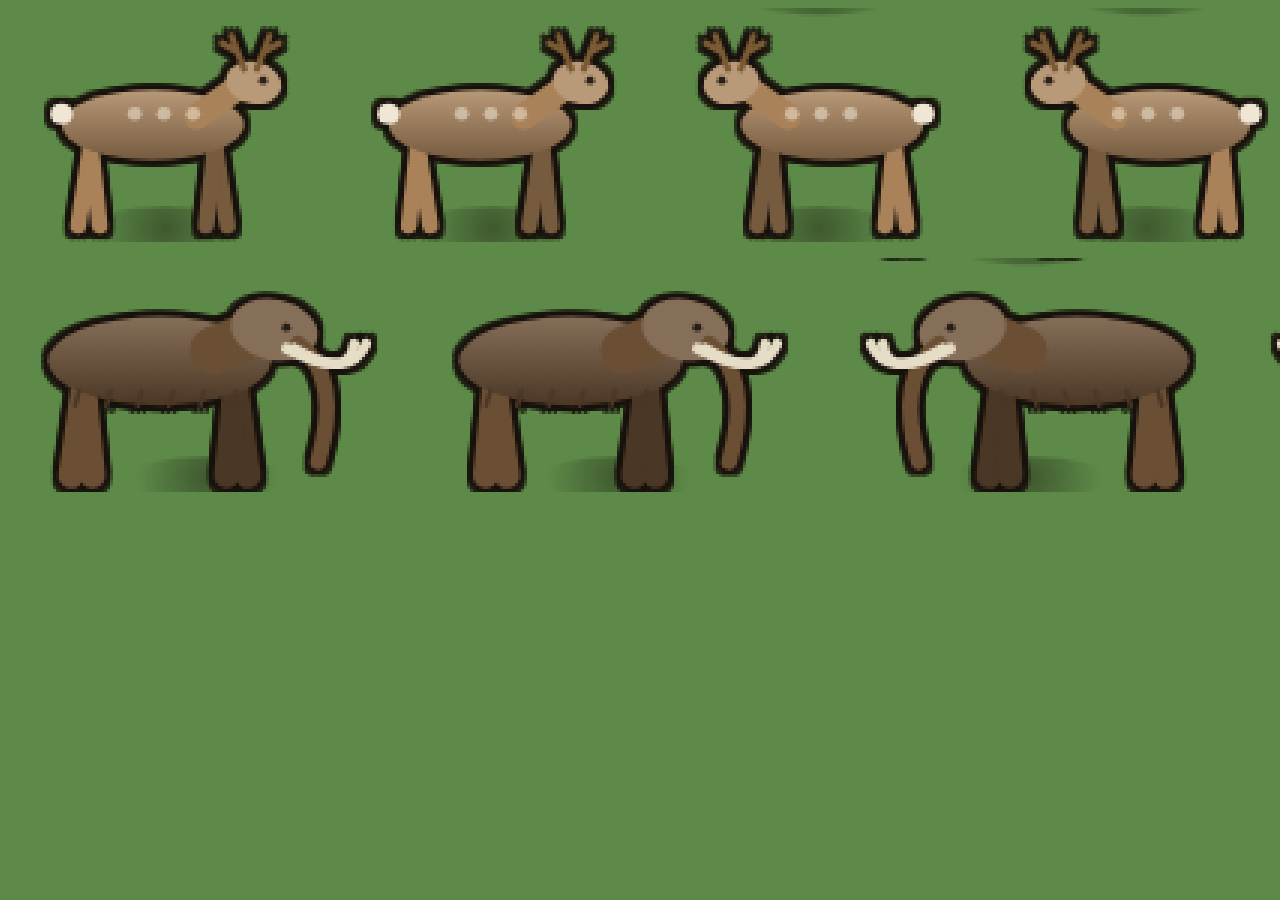
<file: tools/preview/beasts.html>
<!DOCTYPE html>
<html lang="ru">
<head><meta charset="utf-8"><title>Звери</title>
<style>body{margin:0;background:#5d8a48;color:#fff;font:13px sans-serif}.row{display:flex;gap:12px;padding:8px}</style>
</head>
<body>
<div id="out"></div>
<script type="module">
import { AnimalSprites } from '../../app/src/render/people.js';
import { QUALITY } from '../../app/src/render/quality.js';
const a = new AnimalSprites(QUALITY.ultra);
const out = document.getElementById('out');
for (const kind of ['deer', 'mammoth']) {
  const s = a.sheet(kind);
  const row = document.createElement('div');
  row.className = 'row';
  for (let d = 0; d < 2; d++) for (let f = 0; f < 2; f++) {
    const K = 3;
    const cv = document.createElement('canvas');
    cv.width = s.fw * K; cv.height = s.fh * K;
    const c = cv.getContext('2d');
    c.imageSmoothingEnabled = false;
    c.drawImage(s.cv, f * s.fw, d * s.fh, s.fw, s.fh, 0, 0, s.fw * K, s.fh * K);
    row.appendChild(cv);
  }
  out.appendChild(row);
}
</script>
</body>
</html>
</file>
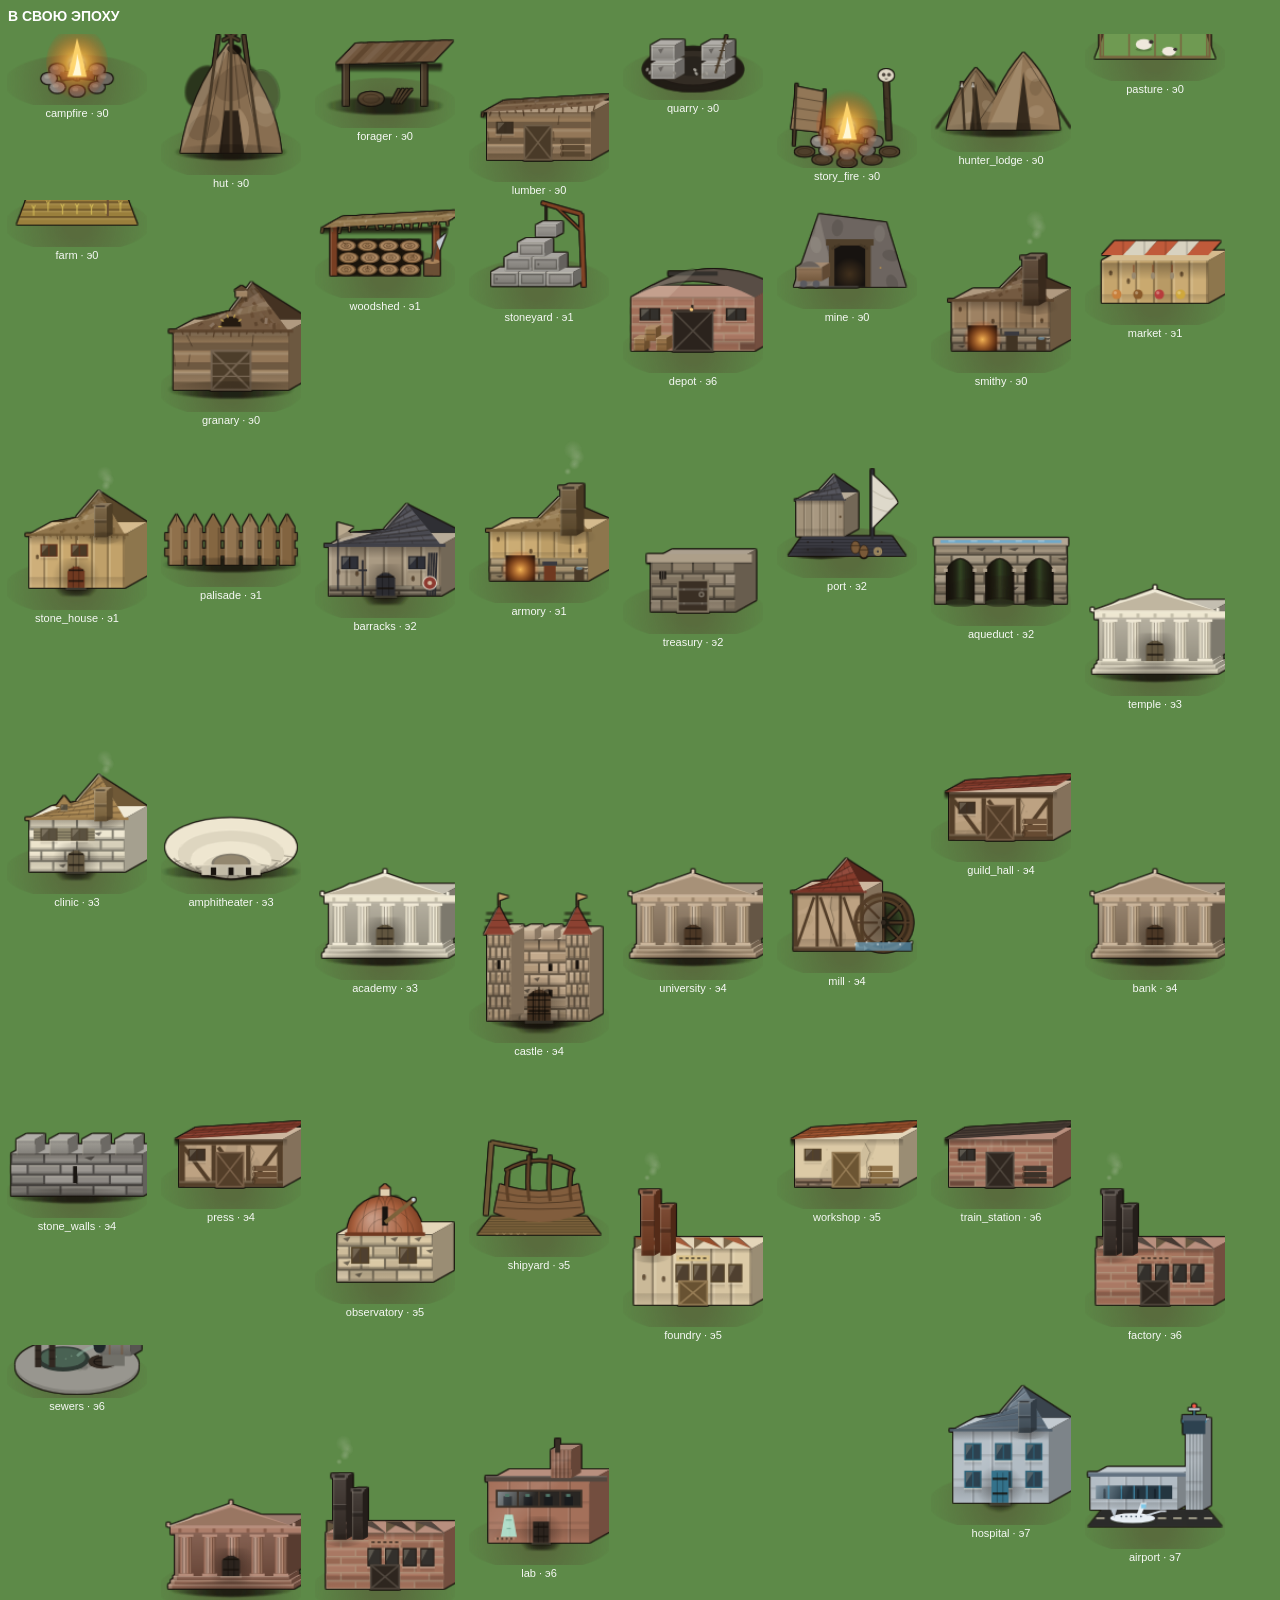
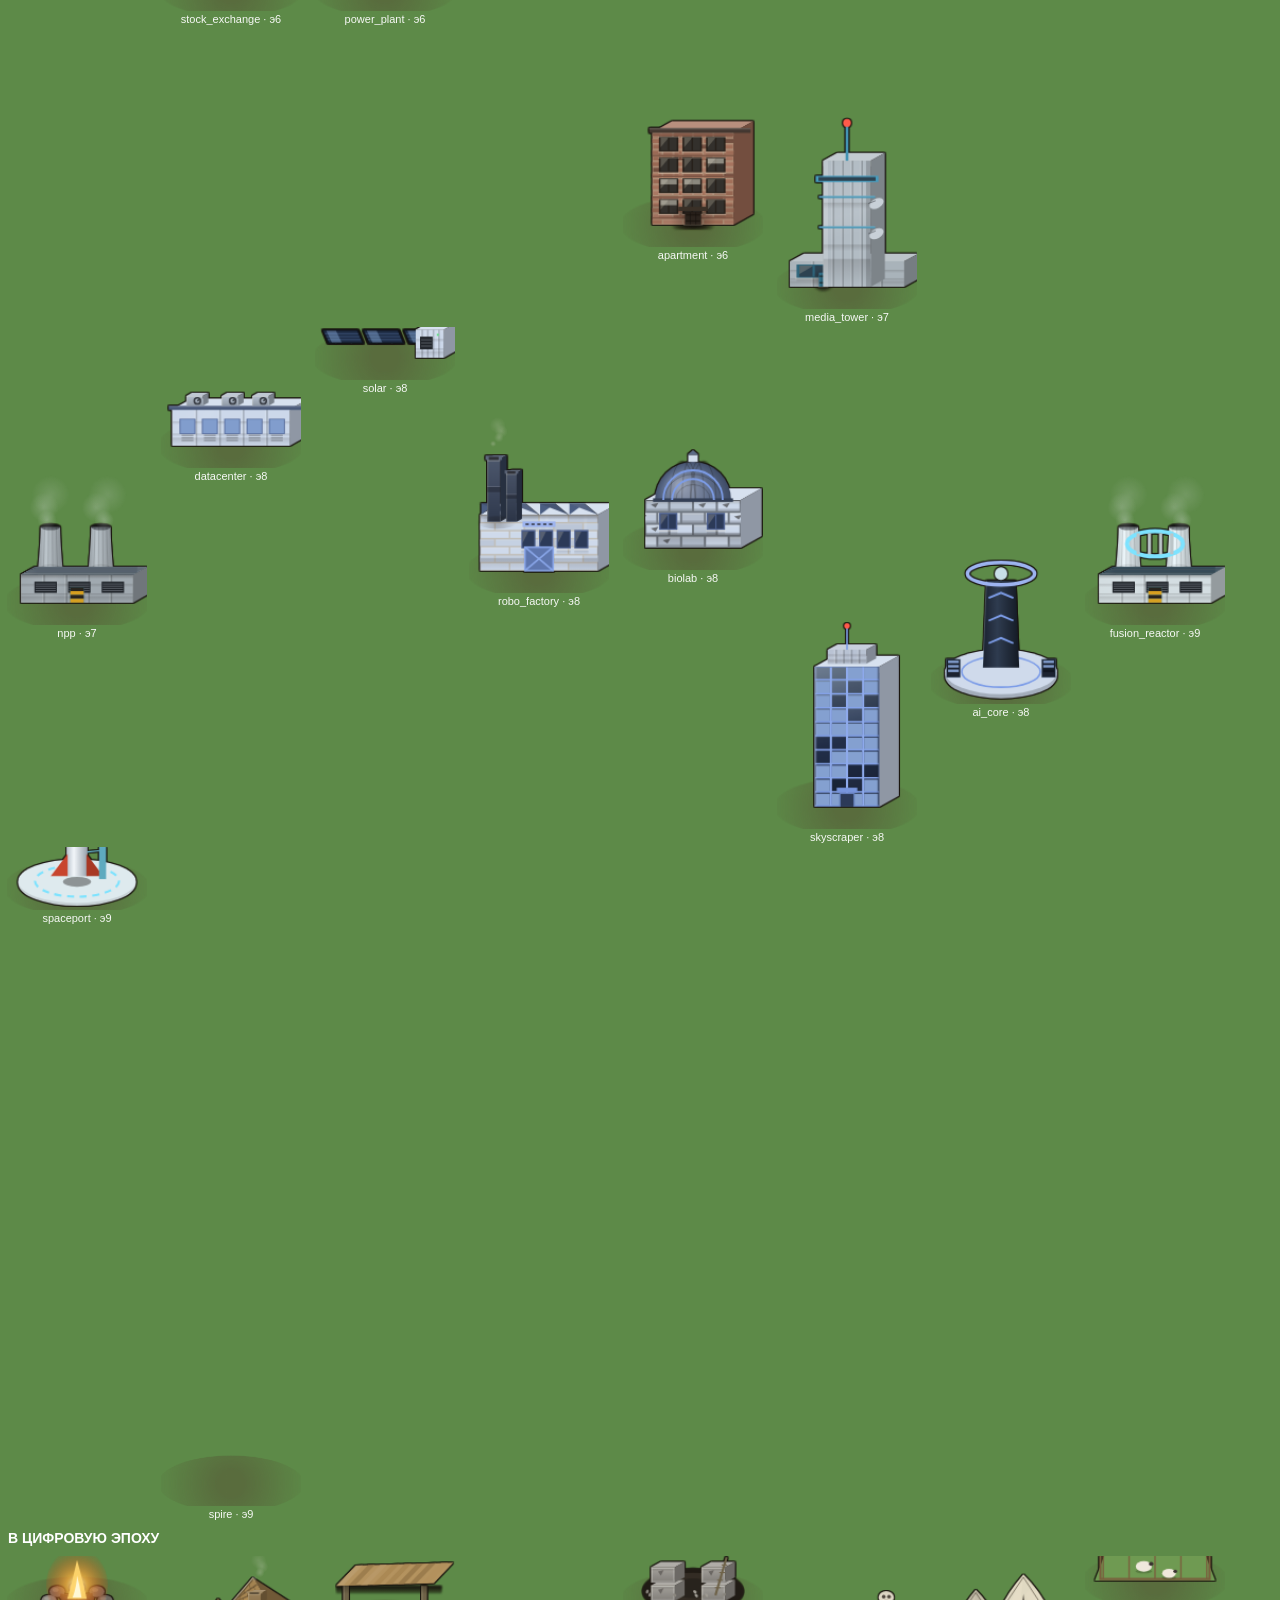
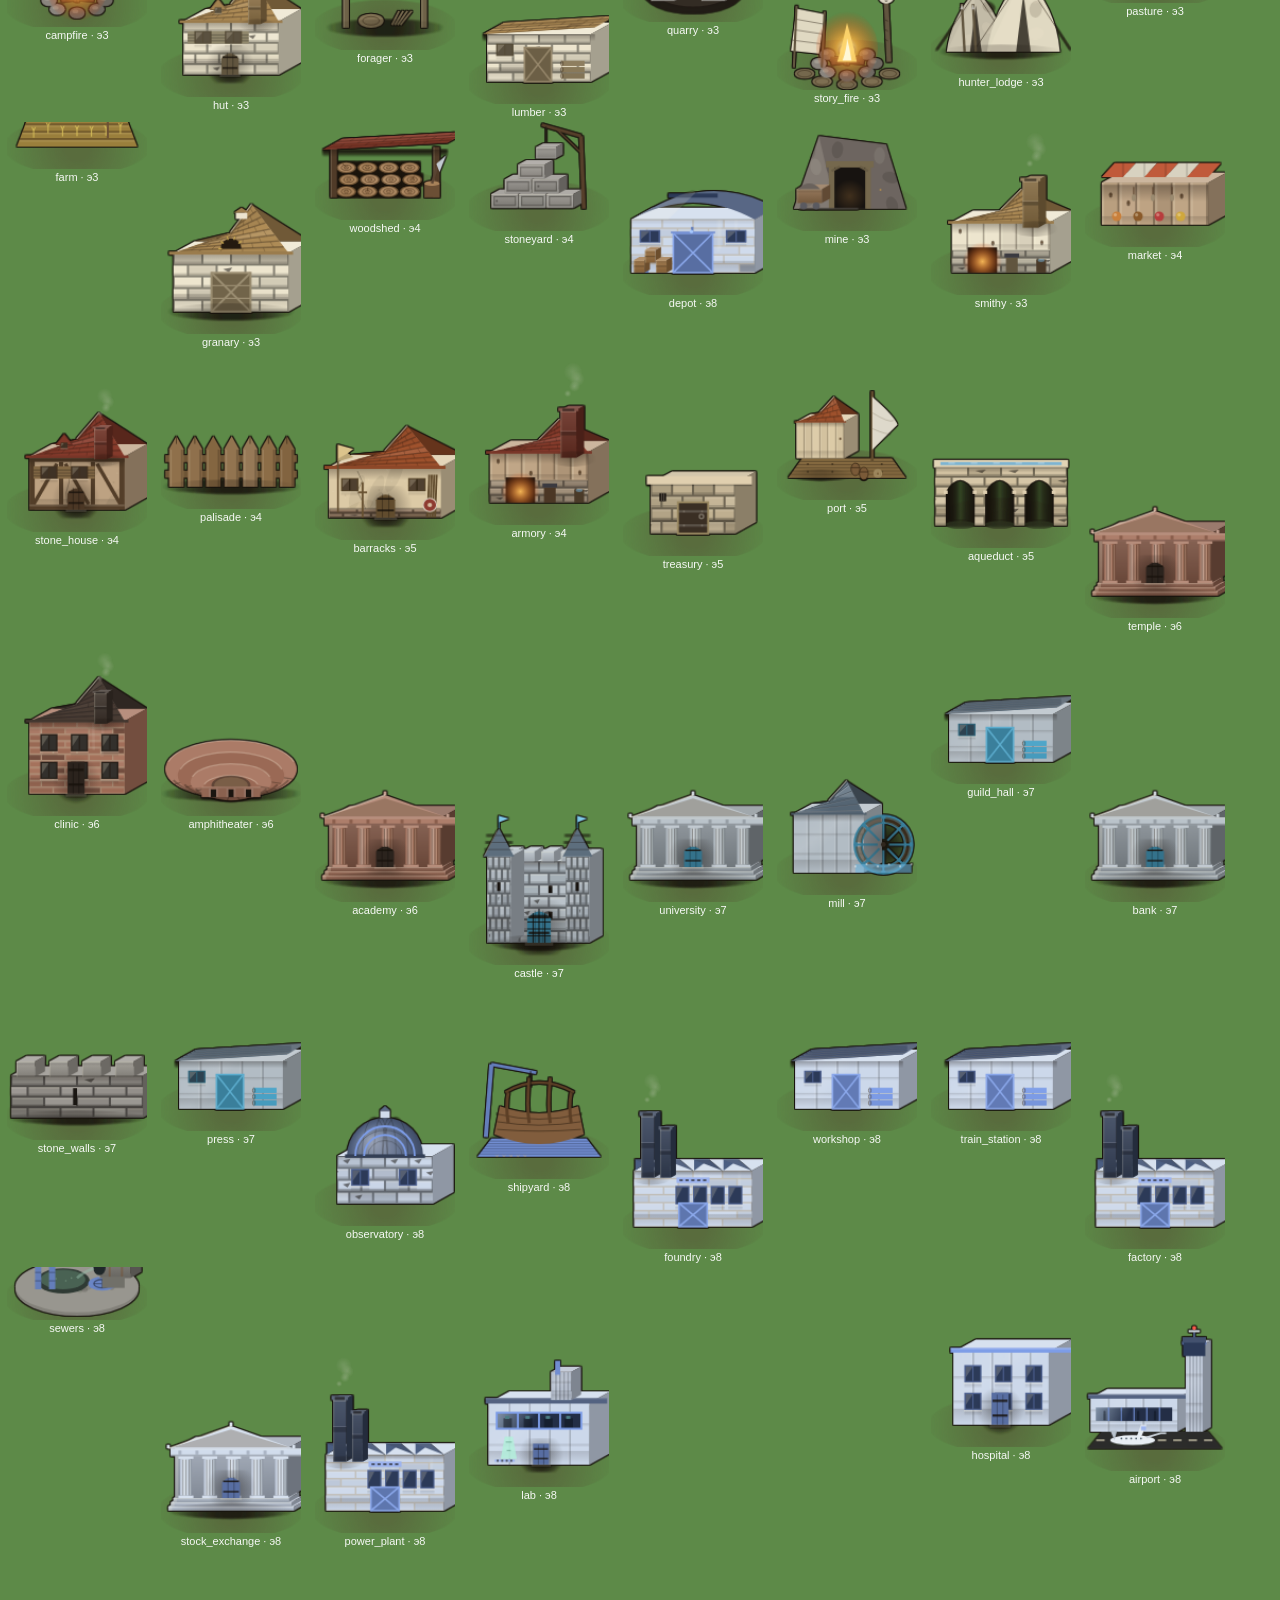
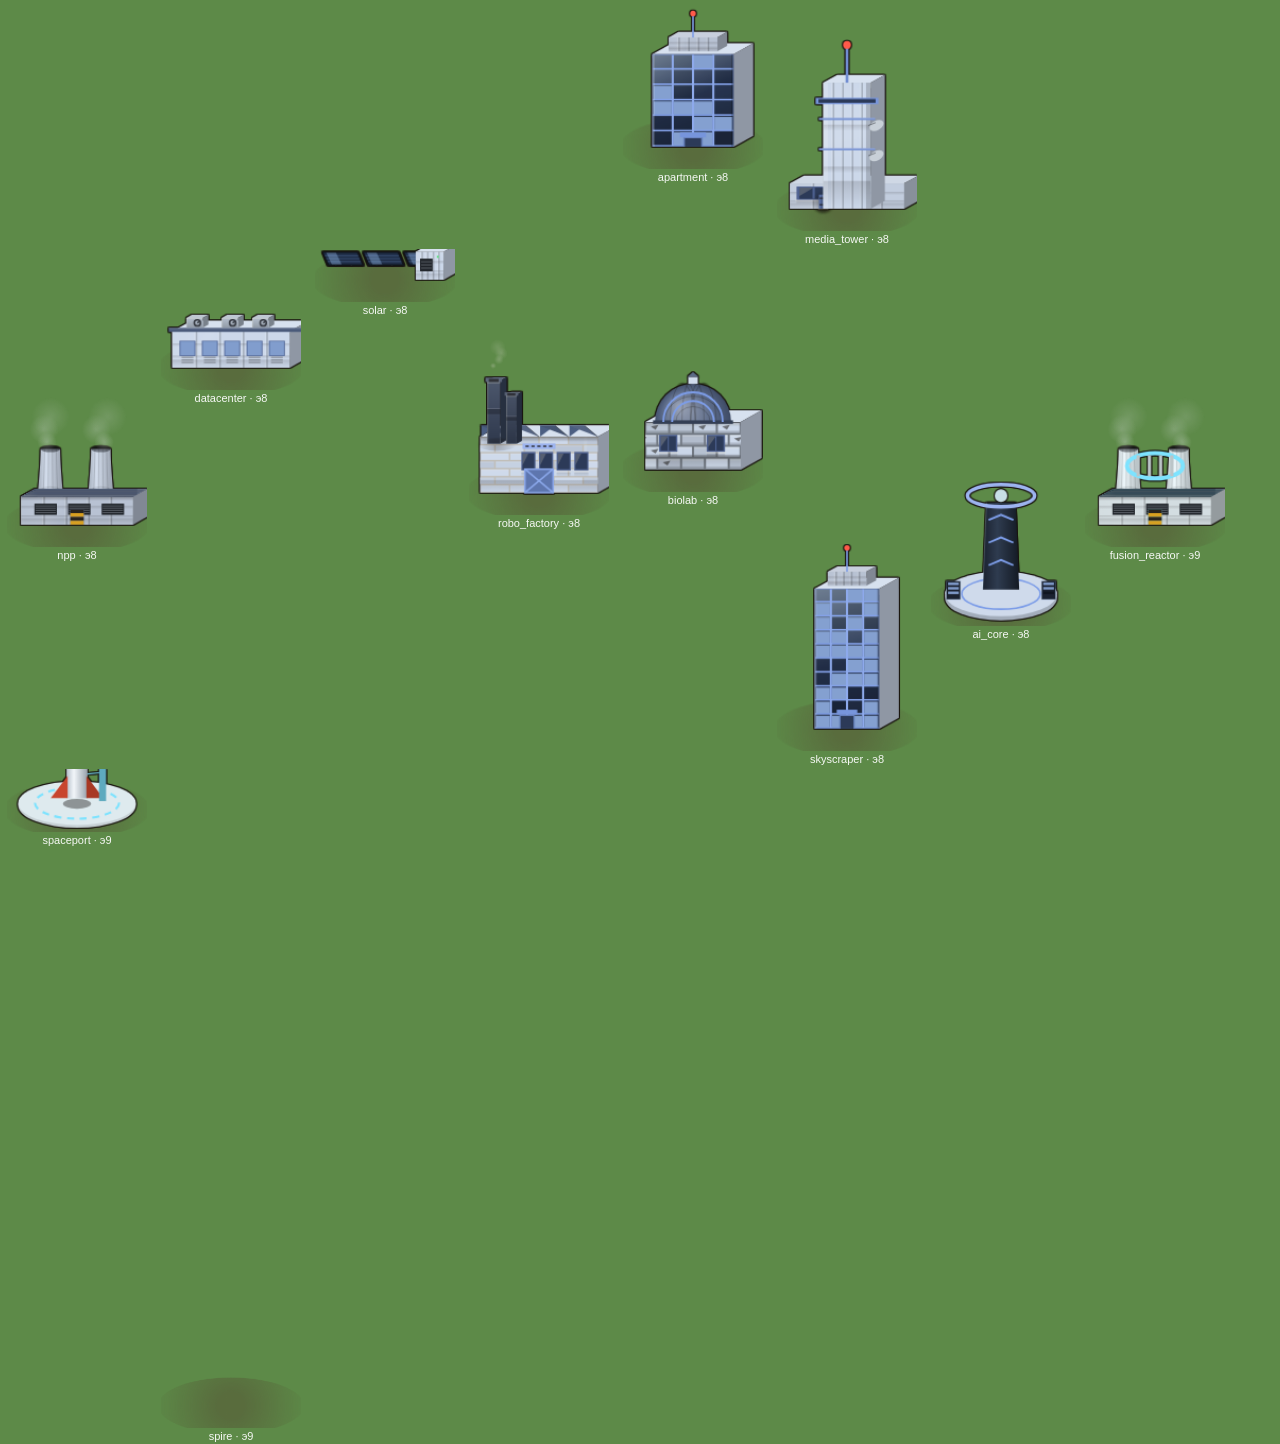
<file: tools/preview/buildings.html>
<!DOCTYPE html>
<html lang="ru">
<head>
<meta charset="utf-8">
<title>Просмотр спрайтов построек</title>
<style>
  body { margin: 0; background: #5d8a48; color: #fff; font: 11px sans-serif; }
  .grid { display: flex; flex-wrap: wrap; }
  .cell { width: 150px; text-align: center; padding: 2px; }
  .cell div { opacity: .95; }
  h2 { margin: 8px; font-size: 14px; }
</style>
</head>
<body>
<div id="out"></div>
<script type="module">
import { SpriteCache } from '../../app/src/render/sprites.js';
import { QUALITY } from '../../app/src/render/quality.js';
import { BUILDINGS, BUILDING_ERA_IDX } from '../../app/src/core/data.js';

const sc = new SpriteCache(QUALITY.ultra);
const out = document.getElementById('out');
// показываем каждое здание в его собственную эпоху и в поздней
for (const [era, title] of [[-1, 'В СВОЮ ЭПОХУ'], [8, 'В ЦИФРОВУЮ ЭПОХУ']]) {
  const h = document.createElement('h2');
  h.textContent = title;
  out.appendChild(h);
  const grid = document.createElement('div');
  grid.className = 'grid';
  for (const id of Object.keys(BUILDINGS)) {
    const own = BUILDING_ERA_IDX[id] || 0;
    const e = era < 0 ? own : Math.max(own, Math.min(9, Math.min(era, own + 3)));
    const s = sc.building(id, BUILDINGS[id], e, BUILDINGS[id].size || 1);
    const cell = document.createElement('div');
    cell.className = 'cell';
    const cv = document.createElement('canvas');
    const k = 140 / s.cv.width;
    cv.width = 140; cv.height = Math.round(s.cv.height * k);
    const c = cv.getContext('2d');
    c.drawImage(s.cv, 0, 0, cv.width, cv.height);
    cell.appendChild(cv);
    const lbl = document.createElement('div');
    lbl.textContent = `${id} · э${e}`;
    cell.appendChild(lbl);
    grid.appendChild(cell);
  }
  out.appendChild(grid);
}
</script>
</body>
</html>
</file>
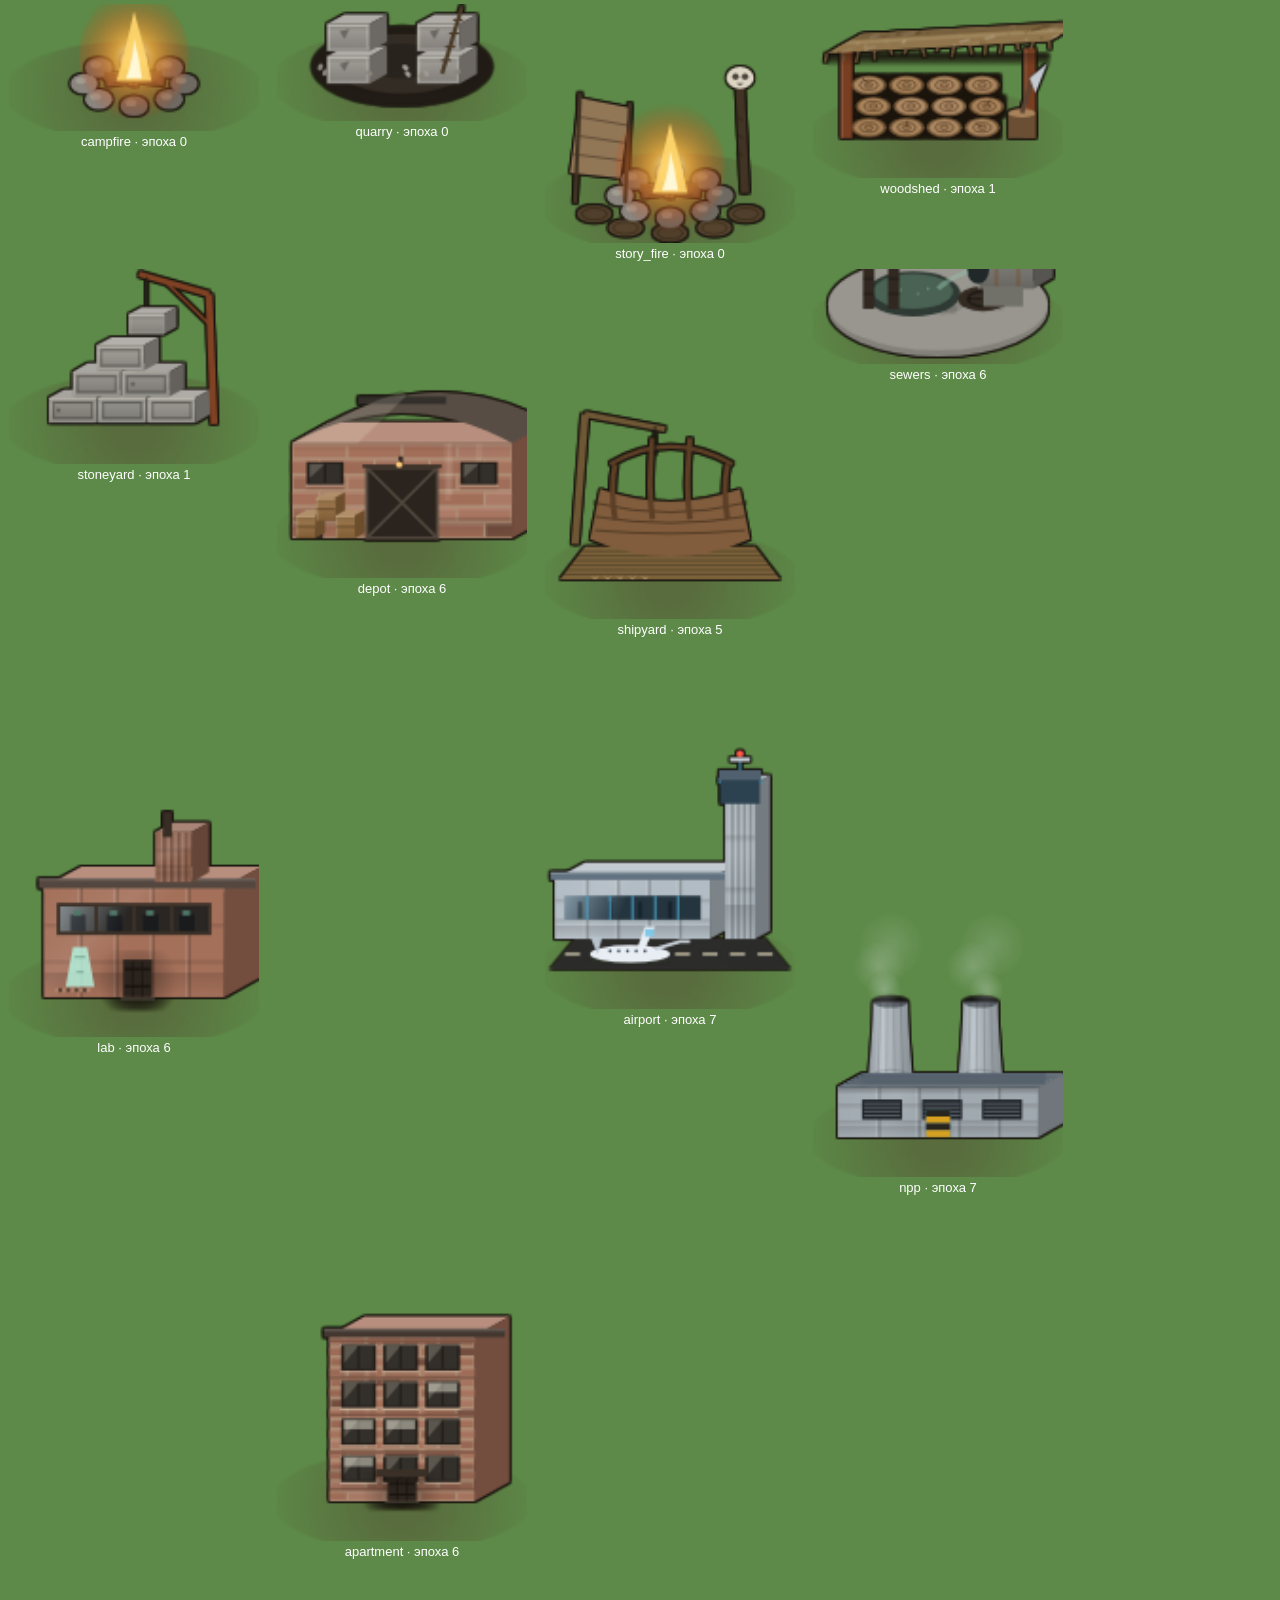
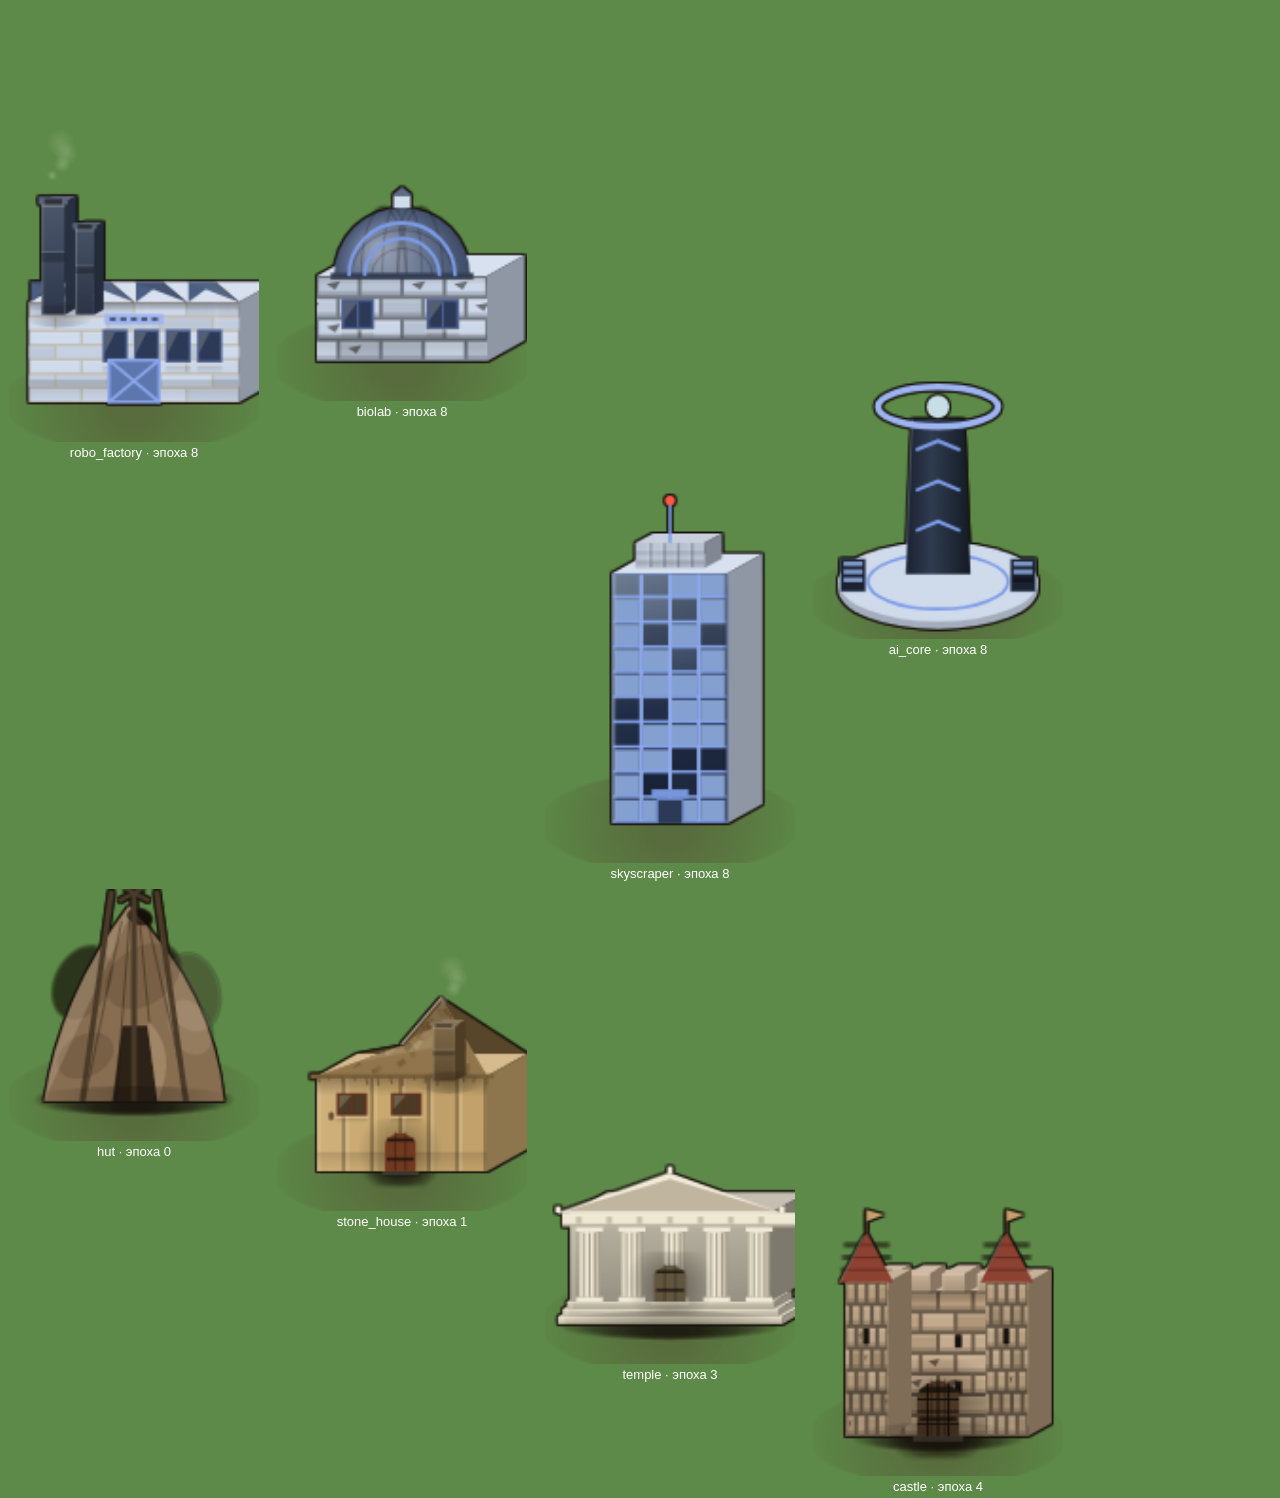
<file: tools/preview/buildings16.html>
<!DOCTYPE html>
<html lang="ru">
<head>
<meta charset="utf-8">
<title>16 процедурных построек крупно</title>
<style>
  body { margin: 0; background: #5d8a48; color: #fff; font: 13px sans-serif; }
  .grid { display: flex; flex-wrap: wrap; }
  .cell { width: 260px; text-align: center; padding: 4px; }
</style>
</head>
<body>
<div class="grid" id="out"></div>
<script type="module">
import { SpriteCache } from '../../app/src/render/sprites.js';
import { QUALITY } from '../../app/src/render/quality.js';
import { BUILDINGS, BUILDING_ERA_IDX } from '../../app/src/core/data.js';

const IDS = ['campfire', 'quarry', 'story_fire', 'woodshed', 'stoneyard', 'depot',
  'shipyard', 'sewers', 'lab', 'apartment', 'airport', 'npp', 'robo_factory',
  'biolab', 'skyscraper', 'ai_core', 'hut', 'stone_house', 'temple', 'castle'];
const sc = new SpriteCache(QUALITY.ultra);
const out = document.getElementById('out');
for (const id of IDS) {
  const own = BUILDING_ERA_IDX[id] || 0;
  const s = sc.building(id, BUILDINGS[id], own, BUILDINGS[id].size || 1);
  const cell = document.createElement('div');
  cell.className = 'cell';
  const cv = document.createElement('canvas');
  const k = 250 / s.cv.width;
  cv.width = 250; cv.height = Math.round(s.cv.height * k);
  cv.getContext('2d').drawImage(s.cv, 0, 0, cv.width, cv.height);
  cell.appendChild(cv);
  const l = document.createElement('div');
  l.textContent = `${id} · эпоха ${own}`;
  cell.appendChild(l);
  out.appendChild(cell);
}
</script>
</body>
</html>
</file>
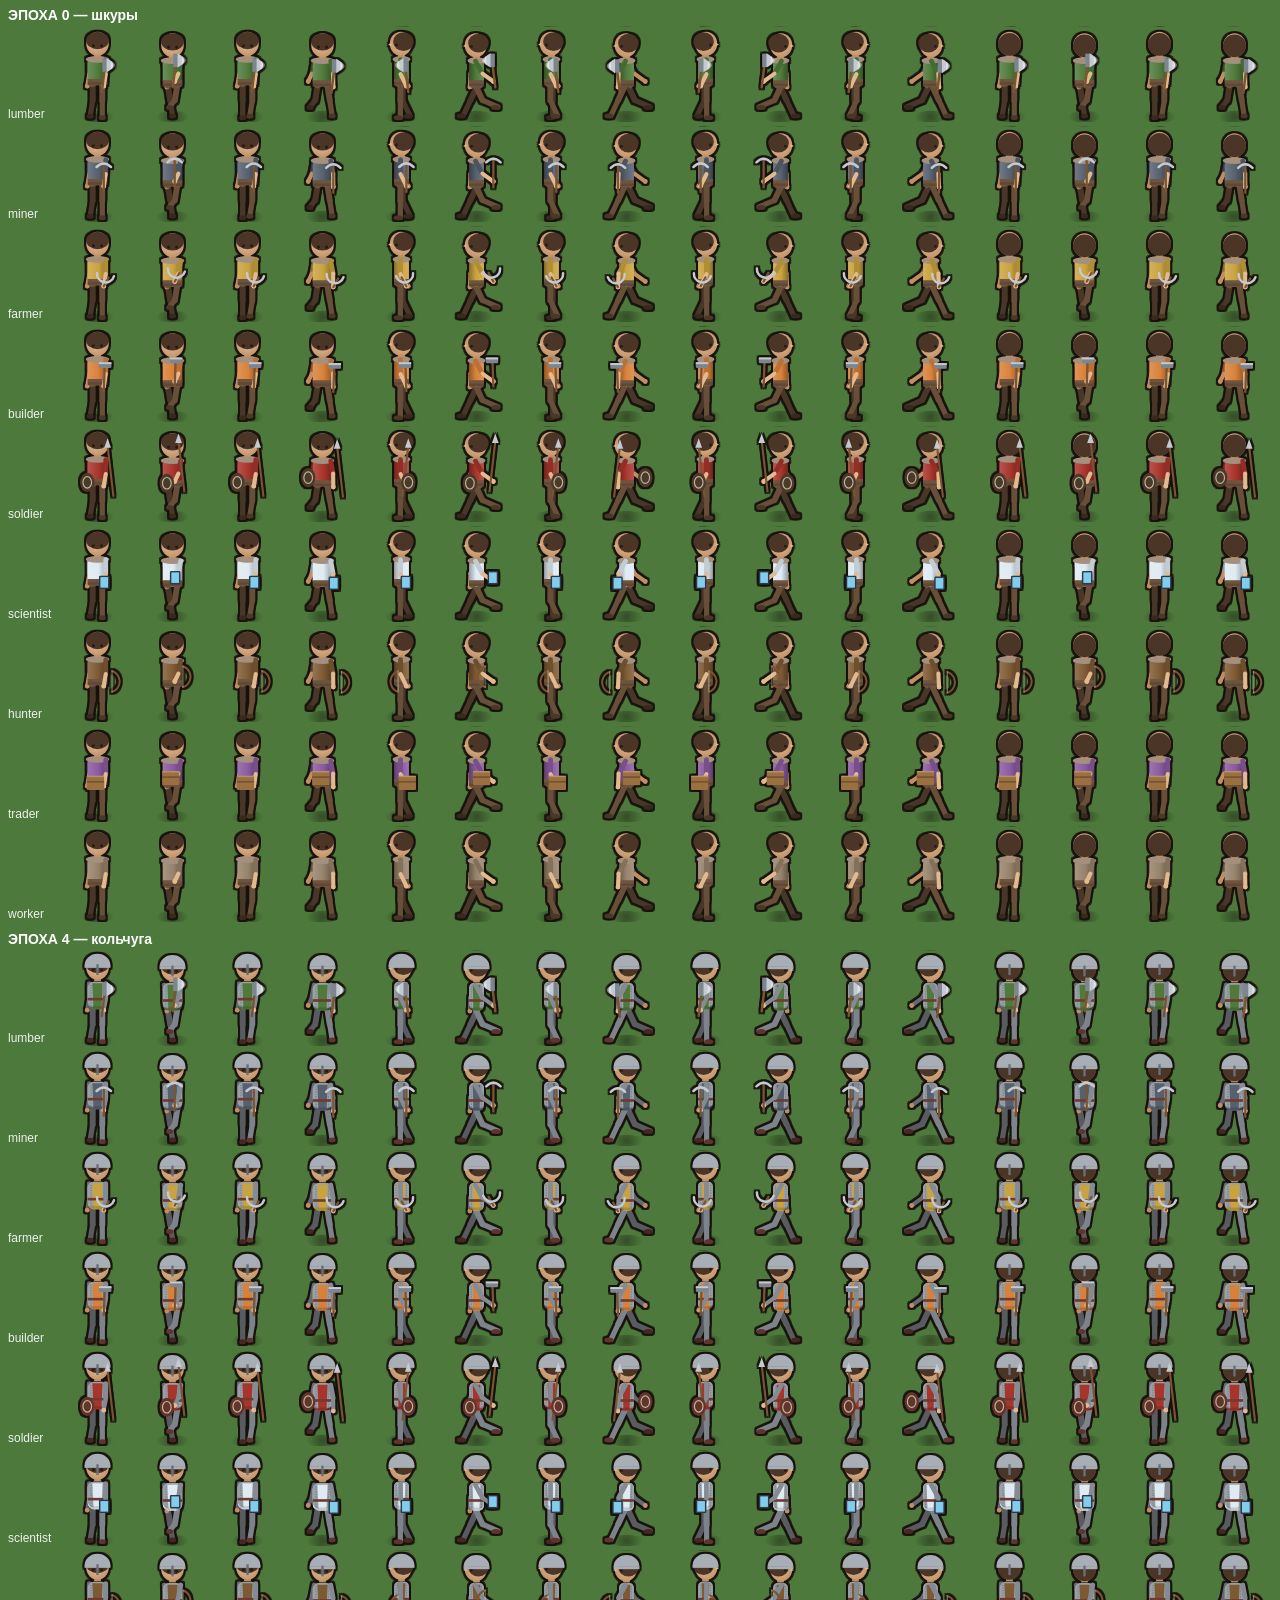
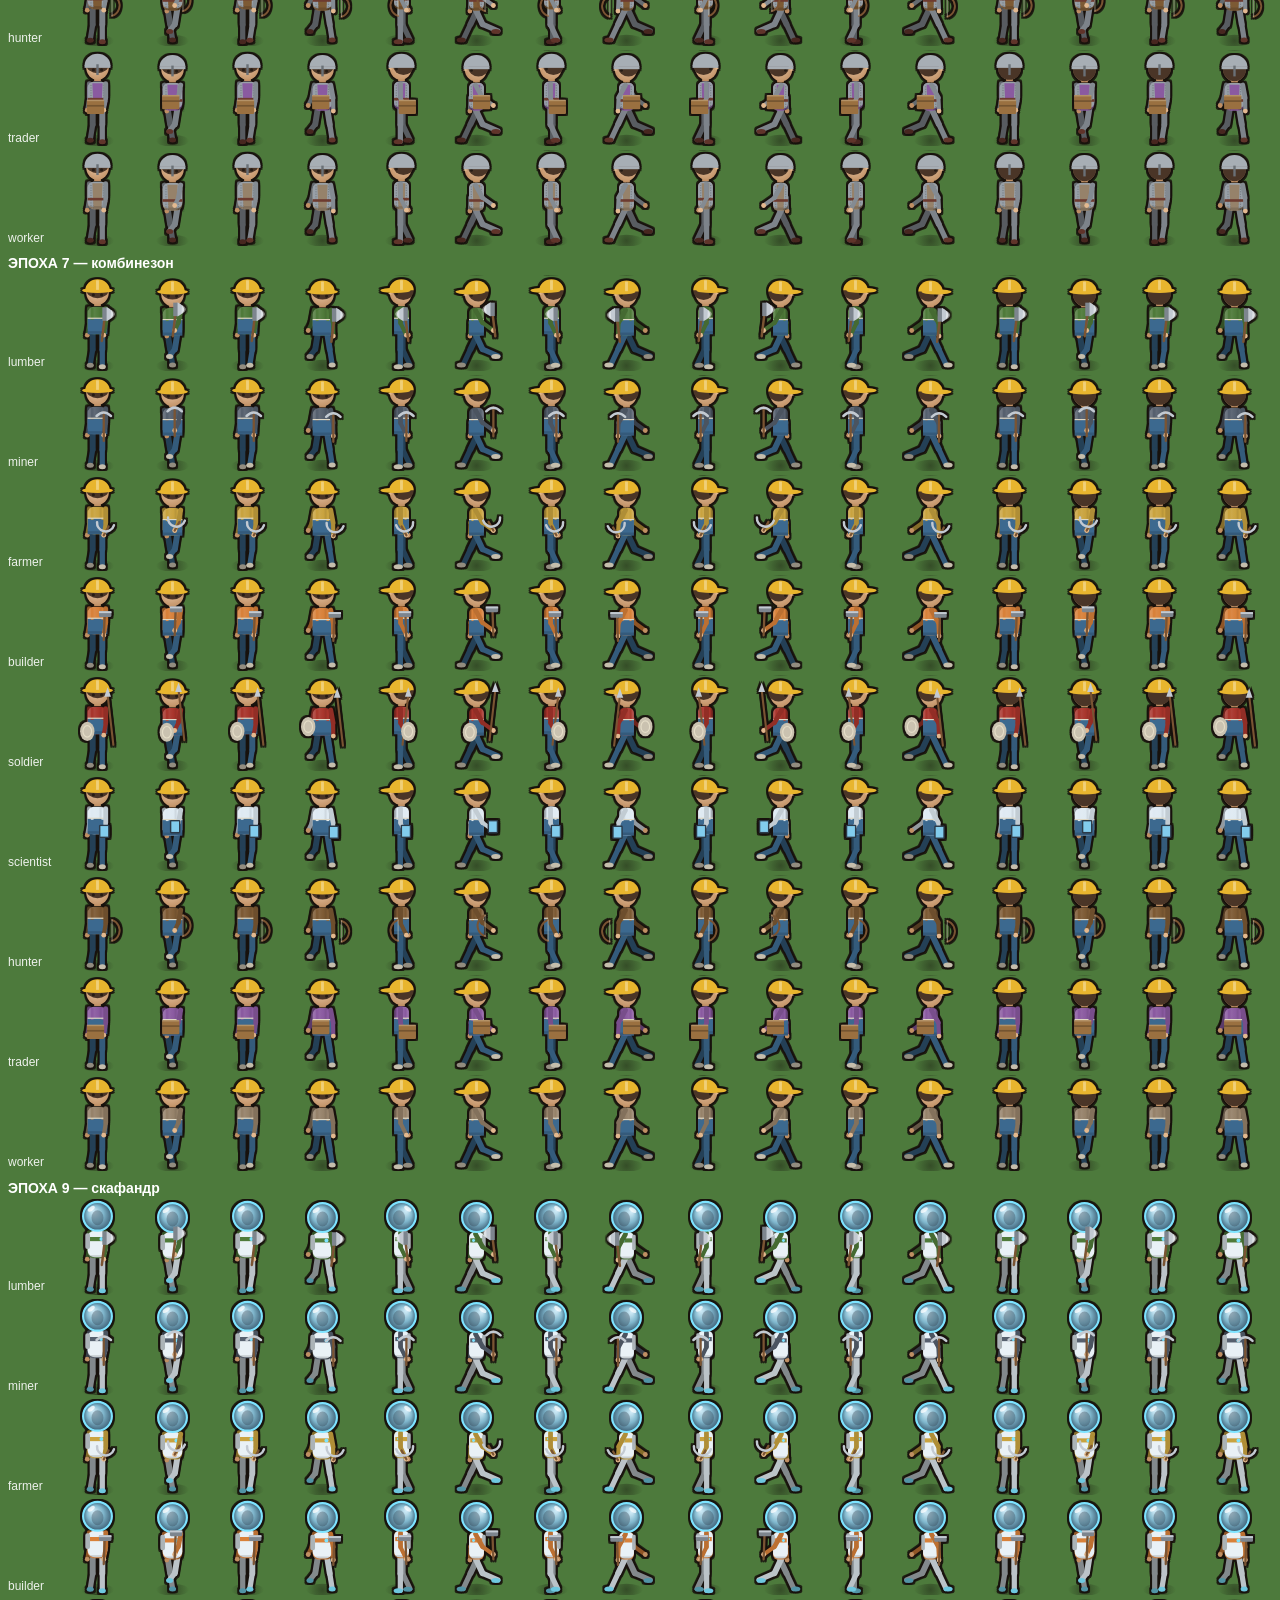
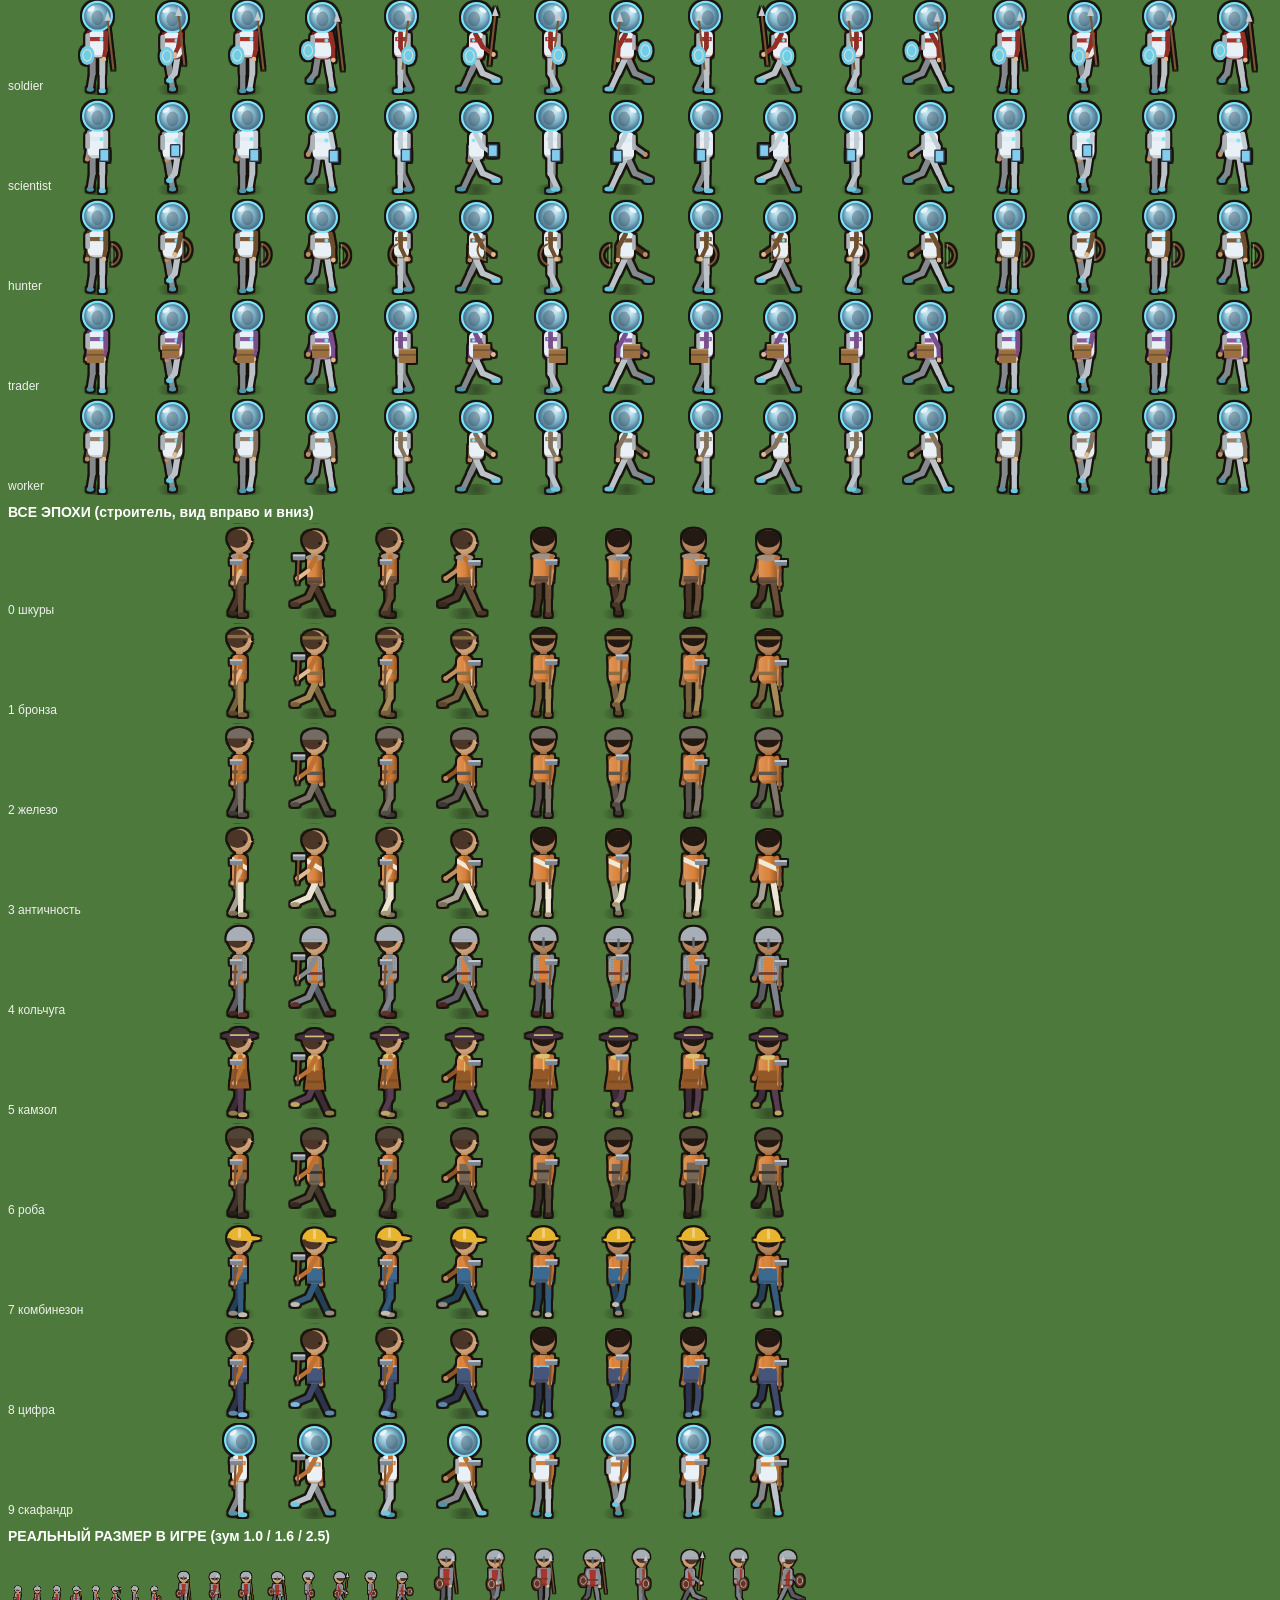
<file: tools/preview/people.html>
<!DOCTYPE html>
<html lang="ru">
<head>
<meta charset="utf-8">
<title>Просмотр спрайтов жителей</title>
<style>
  body { margin: 0; background: #4d7a3c; color: #fff; font: 13px/1.3 sans-serif; }
  .row { display: flex; align-items: flex-end; gap: 4px; padding: 2px 8px; }
  .lbl { width: 190px; font-size: 12px; opacity: .9; }
  canvas { image-rendering: auto; }
  h2 { margin: 6px 8px 0; font-size: 14px; }
</style>
</head>
<body>
<div id="out"></div>
<script type="module">
import { PeopleSprites, PROF } from '../../app/src/render/people.js';
import { QUALITY } from '../../app/src/render/quality.js';

const ERAS = ['шкуры', 'бронза', 'железо', 'античность', 'кольчуга', 'камзол', 'роба', 'комбинезон', 'цифра', 'скафандр'];
const DIRN = ['вниз', 'влево', 'вправо', 'вверх'];
const ps = new PeopleSprites(QUALITY.ultra);
const out = document.getElementById('out');

function strip(era, prof, look, dir) {
  const s = ps.sheet(era, prof, look);
  const cv = document.createElement('canvas');
  cv.width = s.fw * 4; cv.height = s.fh;
  const c = cv.getContext('2d');
  for (let f = 0; f < 4; f++) c.drawImage(s.cv, f * s.fw, dir * s.fh, s.fw, s.fh, f * s.fw, 0, s.fw, s.fh);
  return cv;
}

// 1) все профессии в одной эпохе, все 4 направления
for (const era of [0, 4, 7, 9]) {
  const h = document.createElement('h2');
  h.textContent = `ЭПОХА ${era} — ${ERAS[era]}`;
  out.appendChild(h);
  for (const prof of Object.keys(PROF)) {
    const row = document.createElement('div');
    row.className = 'row';
    const l = document.createElement('div');
    l.className = 'lbl'; l.textContent = prof;
    row.appendChild(l);
    for (let d = 0; d < 4; d++) row.appendChild(strip(era, prof, 0, d));
    out.appendChild(row);
  }
}

// 2) все эпохи одной профессией, вид вправо
const h2 = document.createElement('h2');
h2.textContent = 'ВСЕ ЭПОХИ (строитель, вид вправо и вниз)';
out.appendChild(h2);
for (let e = 0; e < 10; e++) {
  const row = document.createElement('div');
  row.className = 'row';
  const l = document.createElement('div');
  l.className = 'lbl'; l.textContent = `${e} ${ERAS[e]}`;
  row.appendChild(l);
  row.appendChild(strip(e, 'builder', 0, 2));
  row.appendChild(strip(e, 'builder', 1, 0));
  out.appendChild(row);
}

// 3) масштаб как в игре: 32 px на тайл, зум 1 / 1.6 / 2.5
const h3 = document.createElement('h2');
h3.textContent = 'РЕАЛЬНЫЙ РАЗМЕР В ИГРЕ (зум 1.0 / 1.6 / 2.5)';
out.appendChild(h3);
const row = document.createElement('div');
row.className = 'row';
for (const zoom of [1, 1.6, 2.5]) {
  const z = 32 * zoom, hh = z * 0.78;
  const s = ps.sheet(4, 'soldier', 0);
  const cv = document.createElement('canvas');
  const w = hh * (s.fw / s.fh);
  cv.width = Math.ceil(w * 8); cv.height = Math.ceil(hh);
  const c = cv.getContext('2d');
  for (let i = 0; i < 8; i++) {
    c.drawImage(s.cv, (i % 4) * s.fw, ((i / 4) | 0) * s.fh, s.fw, s.fh, i * w, 0, w, hh);
  }
  row.appendChild(cv);
}
out.appendChild(row);
window.__ready = true;
</script>
</body>
</html>
</file>
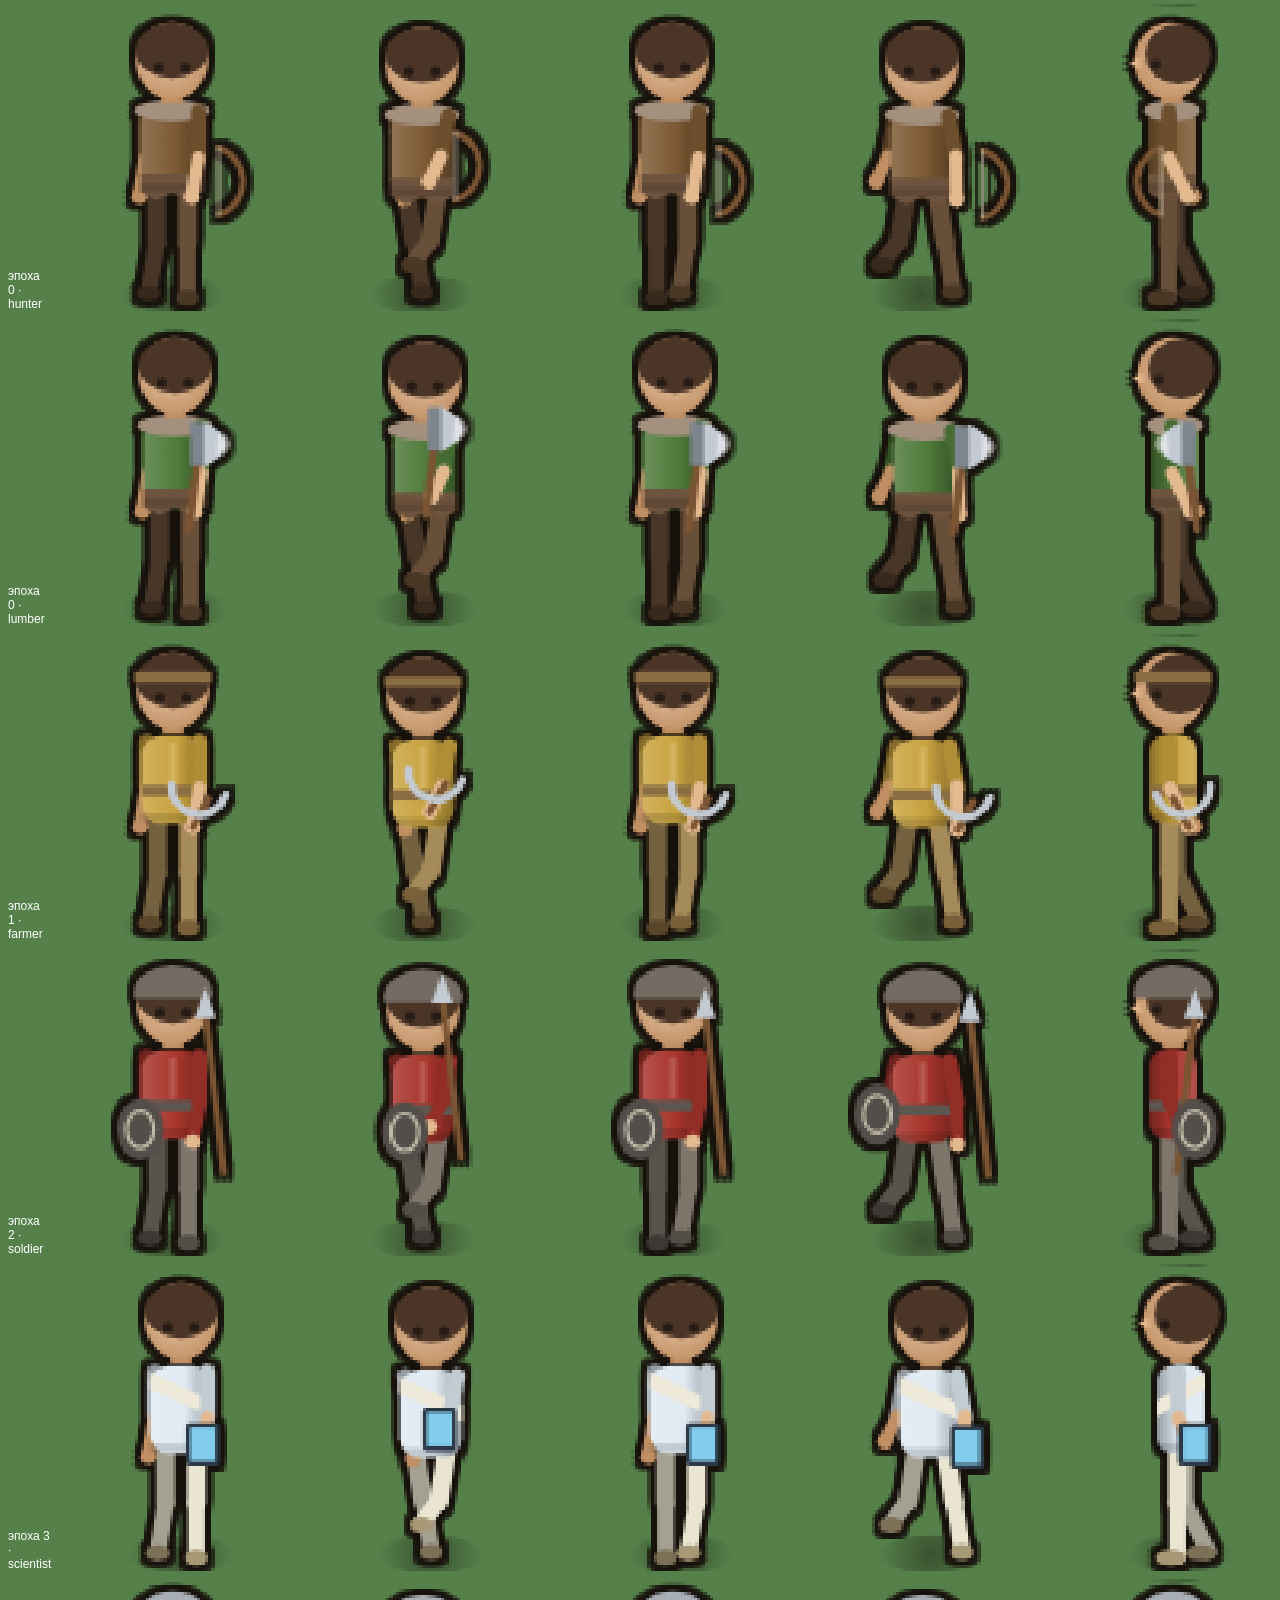
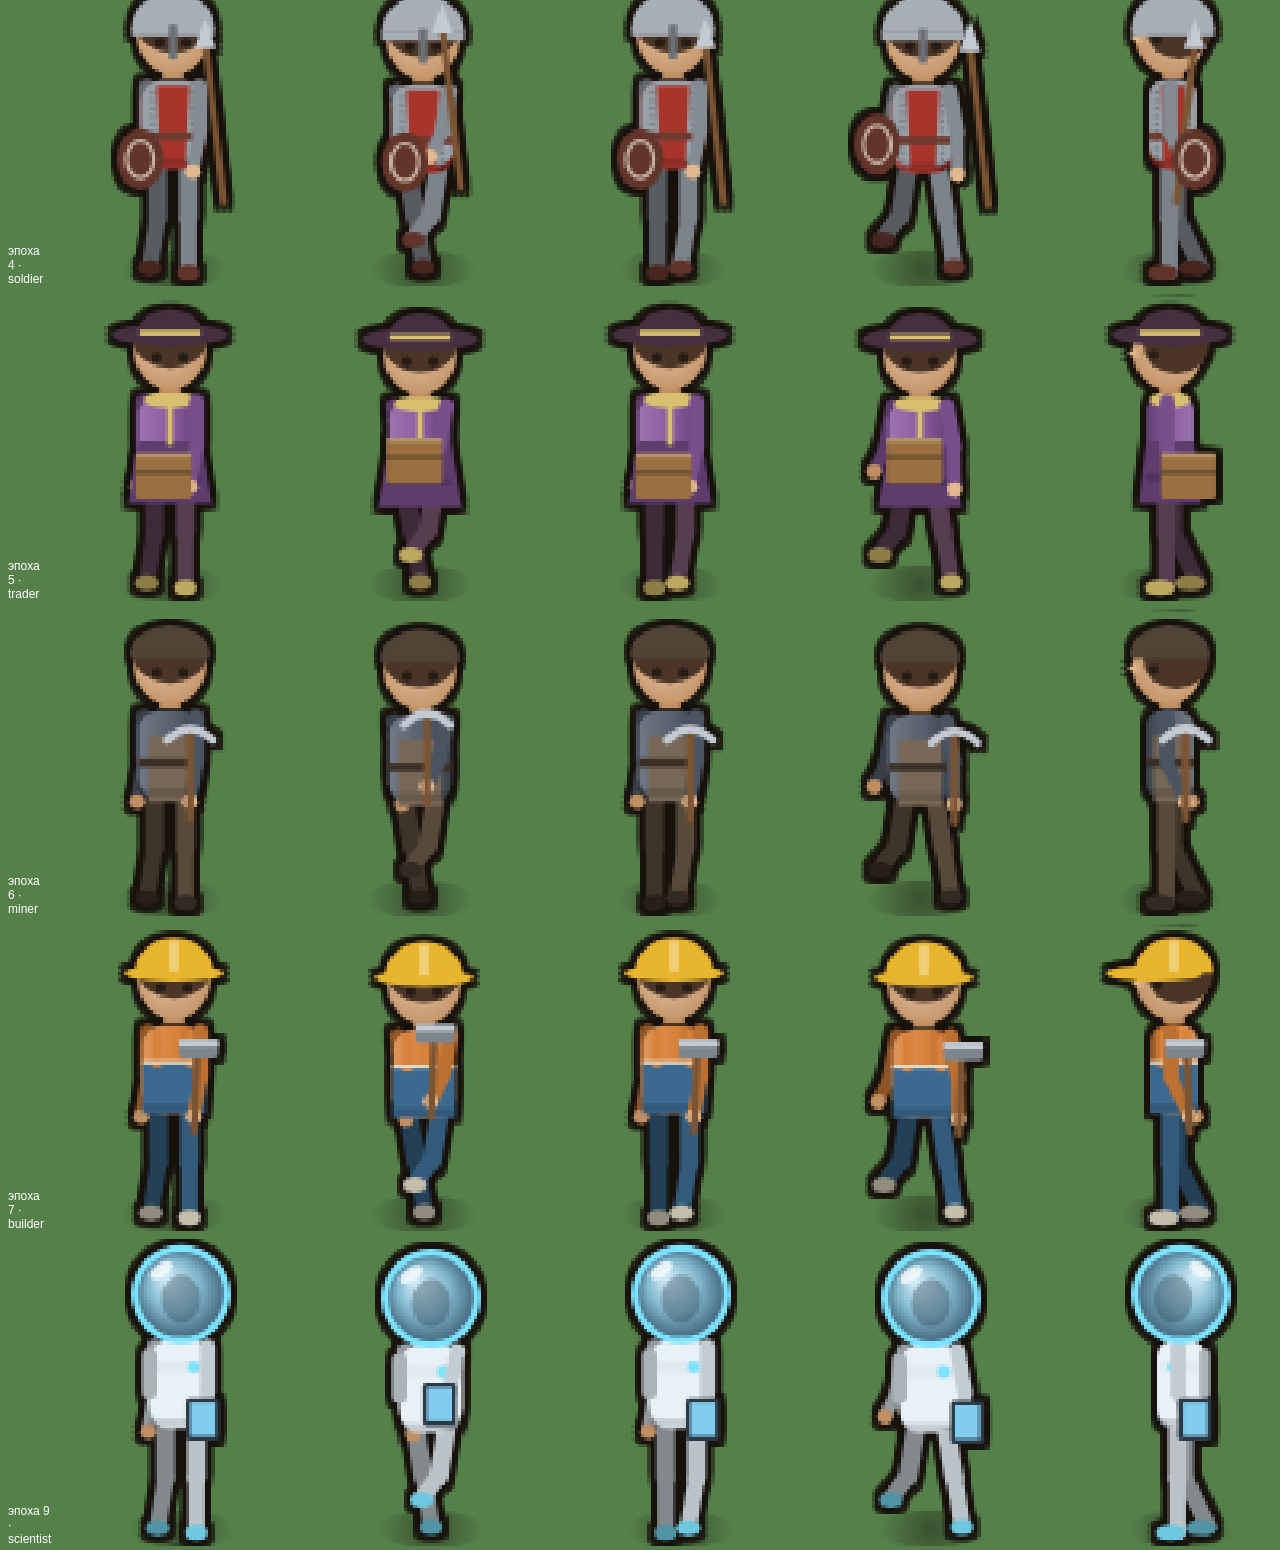
<file: tools/preview/zoom.html>
<!DOCTYPE html>
<html lang="ru">
<head>
<meta charset="utf-8">
<title>Крупный план спрайтов</title>
<style>
  body { margin: 0; background: #55804a; color: #fff; font: 12px sans-serif; }
  .row { display: flex; align-items: flex-end; gap: 10px; padding: 4px 8px; }
  .lbl { width: 150px; }
</style>
</head>
<body>
<div id="out"></div>
<script type="module">
import { PeopleSprites } from '../../app/src/render/people.js';
import { QUALITY } from '../../app/src/render/quality.js';
const ps = new PeopleSprites(QUALITY.ultra);
const out = document.getElementById('out');
const K = 3.2;                            // увеличение для разглядывания
const CASES = [
  [0, 'hunter'], [0, 'lumber'], [1, 'farmer'], [2, 'soldier'], [3, 'scientist'],
  [4, 'soldier'], [5, 'trader'], [6, 'miner'], [7, 'builder'], [9, 'scientist'],
];
for (const [era, prof] of CASES) {
  const s = ps.sheet(era, prof, 0);
  const row = document.createElement('div');
  row.className = 'row';
  const l = document.createElement('div');
  l.className = 'lbl'; l.textContent = `эпоха ${era} · ${prof}`;
  row.appendChild(l);
  for (let d = 0; d < 4; d++) {
    for (let f = 0; f < 4; f++) {
      const cv = document.createElement('canvas');
      cv.width = s.fw * K; cv.height = s.fh * K;
      const c = cv.getContext('2d');
      c.imageSmoothingEnabled = false;
      c.drawImage(s.cv, f * s.fw, d * s.fh, s.fw, s.fh, 0, 0, s.fw * K, s.fh * K);
      row.appendChild(cv);
    }
  }
  out.appendChild(row);
}
</script>
</body>
</html>
</file>
<file: app/src/ui/theme.css>
/* ============================================================
   ФРОНТИР — тема «Пергамент и уголь»
   Подключается после инлайн-стилей index.html и ПЕРЕКРАШИВАЕТ:
   ни один id/класс не удаляется и не переименовывается, логика
   не трогается. Анимации — только opacity/transform.
   ============================================================ */

:root {
  --accent: #c9a227;
  --bg: #12100d;
  --panel: rgba(20, 18, 16, 0.92);
  --panel-border: rgba(201, 162, 39, 0.35);
  --text: #ece5d3;
  --dim: #a89f8e;
  --good: #93de93;
  --bad: #ef9a9a;
  --warn: #e8c886;
  --gold-line: rgba(201, 162, 39, 0.35);
  --gold-faint: rgba(201, 162, 39, 0.14);
  --radius: 12px;
  --mono: Consolas, 'Cascadia Mono', ui-monospace, Menlo, monospace;
  --serif: Georgia, 'Times New Roman', serif;
}

/* ===== Верхняя полоса ресурсов: стеклянная полоса + пилюли ===== */
#topbar {
  gap: 4px;
  background: rgba(16, 14, 11, 0.55);
  -webkit-backdrop-filter: blur(8px);
  backdrop-filter: blur(8px);
  border-bottom: 1px solid rgba(201, 162, 39, 0.25);
}
@supports not ((backdrop-filter: blur(8px)) or (-webkit-backdrop-filter: blur(8px))) {
  #topbar { background: rgba(16, 14, 11, 0.92); }
}
.res {
  position: relative;
  margin-right: 8px;
  padding: 3px 9px;
  background: rgba(236, 229, 211, 0.05);
  border: 1px solid rgba(201, 162, 39, 0.16);
  border-radius: 999px;
}
/* точка-разделитель между пилюлями */
.res + .res::before {
  content: '';
  position: absolute;
  left: -7px;
  top: 50%;
  width: 3px;
  height: 3px;
  border-radius: 50%;
  background: rgba(201, 162, 39, 0.45);
  transform: translateY(-50%);
}
.res b, .res small { font-family: var(--mono); }
.res.res-warn { border-color: rgba(232, 200, 134, 0.55); background: rgba(232, 200, 134, 0.12); }
.res.res-bad { border-color: rgba(239, 154, 154, 0.65); background: rgba(239, 154, 154, 0.14); }
#eraBadge {
  font-family: var(--serif);
  letter-spacing: 0.6px;
  background: linear-gradient(135deg, rgba(201, 162, 39, 0.32), rgba(201, 162, 39, 0.08));
}
#dateBox { font-family: var(--mono); }

/* ===== Кнопки времени ===== */
#timeBox {
  background: rgba(20, 18, 16, 0.72);
  -webkit-backdrop-filter: blur(8px);
  backdrop-filter: blur(8px);
  box-shadow: 0 4px 18px rgba(0, 0, 0, 0.35);
}
@supports not ((backdrop-filter: blur(8px)) or (-webkit-backdrop-filter: blur(8px))) {
  #timeBox { background: rgba(20, 18, 16, 0.94); }
}
#timeBox button { transition: background-color 0.15s ease, color 0.15s ease; }
#timeBox button:hover { background: rgba(201, 162, 39, 0.18); }
#timeBox button.active { background: var(--accent); color: #1c1608; }

/* ===== Строка причин: цветовые уровни info/warn/bad ===== */
.alert {
  background: rgba(20, 18, 16, 0.88);
  border: 1px solid rgba(201, 162, 39, 0.22);
  border-left-width: 3px;
}
.alert.info { border-left-color: var(--accent); }
.alert.warn { border-left-color: var(--warn); }
.alert.bad { border-left-color: var(--bad); background: rgba(60, 24, 24, 0.55); }
.alert.info b { color: var(--accent); }
.alert.warn b { color: var(--warn); }

/* ===== Всплывающая подсказка ===== */
#tip { background: rgba(18, 16, 13, 0.97); }

/* ===== Тосты: типы + полоска автоскрытия (2.8 с, как в hud.toast) ===== */
.toast {
  position: relative;
  overflow: hidden;
  background: rgba(20, 18, 16, 0.94);
  border-radius: 10px;
}
.toast::after {
  content: '';
  position: absolute;
  left: 0;
  bottom: 0;
  width: 100%;
  height: 2px;
  background: var(--accent);
  transform-origin: left center;
  animation: toastLife 2.8s linear forwards;
}
.toast.info::after { background: var(--accent); }
.toast.warn::after { background: var(--warn); }
.toast.bad::after { background: var(--bad); }
.toast.good::after { background: var(--good); }
@keyframes toastLife { to { transform: scaleX(0); } }

/* ===== Боковая панель ===== */
#sidePanel {
  background: linear-gradient(180deg, rgba(24, 21, 17, 0.96), rgba(16, 14, 11, 0.96));
  border-radius: 14px;
  box-shadow: 0 10px 34px rgba(0, 0, 0, 0.45);
}
#sideTabs { border-bottom: 1px solid var(--gold-faint); }
#sideTabs button {
  font-size: 10px;
  text-transform: uppercase;
  letter-spacing: 1.1px;
  transition: color 0.15s ease, background-color 0.15s ease;
}
#sideTabs button:hover { color: var(--text); background: rgba(201, 162, 39, 0.07); }
#sideTabs button.active {
  color: var(--accent);
  background: linear-gradient(180deg, transparent 60%, rgba(201, 162, 39, 0.1));
  border-bottom-color: var(--accent);
}

/* карточки зданий: разделители вместо рамок */
.card {
  background: transparent;
  border: none;
  border-bottom: 1px solid rgba(201, 162, 39, 0.13);
  border-radius: 0;
  padding: 10px 8px;
  transition: background-color 0.15s ease;
}
#sideContent .card:last-child, #sheetContent .card:last-child { border-bottom: none; }
.card:hover { background: rgba(201, 162, 39, 0.06); }
.card .ttl span { color: var(--text); }
.card .cost { font-family: var(--mono); }
.card.done-card { border-bottom-color: rgba(147, 222, 147, 0.25); }
h4.group {
  font-family: var(--serif);
  border-bottom: 1px solid var(--gold-faint);
  padding-bottom: 4px;
}

/* числа — моношрифтом */
.kv span:last-child, .kv b, #logList .l-day, #victory .stats, .obj .mark { font-family: var(--mono); }

/* ===== Нижний шит (телефон) ===== */
#sheet {
  border-radius: 20px 20px 0 0;
  background: linear-gradient(180deg, rgba(32, 28, 22, 0.97), rgba(20, 18, 16, 0.97) 34px);
  border-top: 1px solid rgba(201, 162, 39, 0.25);
  box-shadow: 0 -10px 32px rgba(0, 0, 0, 0.5);
  transition-duration: 0.18s;
}
#sheetHandle { padding: 9px 0 5px; }
#sheetHandle::before {
  width: 44px;
  height: 5px;
  background: rgba(236, 229, 211, 0.28);
  border-radius: 999px;
}
#sheetTabs { border-top: 1px solid var(--gold-faint); }
#sheetTabs button {
  min-height: 48px;
  transition: color 0.15s ease, background-color 0.15s ease;
}
#sheetTabs button.active { color: var(--accent); background: rgba(201, 162, 39, 0.09); }

/* ===== Модалки и кнопки-плитки ===== */
.modal-wrap { background: rgba(8, 6, 4, 0.72); }
.mtabs button {
  text-transform: uppercase;
  font-size: 11px;
  letter-spacing: 1px;
  transition: color 0.15s ease;
}
.mtabs button:hover { color: var(--text); }
.modal {
  background: linear-gradient(180deg, rgba(26, 23, 18, 0.98), rgba(18, 16, 13, 0.98));
  border-radius: 14px;
  box-shadow: 0 24px 70px rgba(0, 0, 0, 0.6), inset 0 1px 0 rgba(201, 162, 39, 0.25);
}
.modal h3 { font-family: var(--serif); letter-spacing: 1px; }
.btn {
  border-radius: 12px;
  background: linear-gradient(180deg, rgba(43, 37, 28, 0.85), rgba(26, 22, 17, 0.85));
  border: 1px solid var(--panel-border);
  letter-spacing: 0.3px;
  transition: transform 0.15s ease, box-shadow 0.15s ease,
              background-color 0.15s ease, border-color 0.15s ease;
}
.btn.primary {
  background: linear-gradient(180deg, #ddb645, #b78e1c);
  color: #1c1608;
  box-shadow: 0 2px 10px rgba(201, 162, 39, 0.25);
}
.btn.danger { background: rgba(80, 30, 30, 0.35); }
@media (hover: hover) and (pointer: fine) {
  .btn:not(:disabled):hover {
    transform: translateY(-2px);
    box-shadow: 0 10px 22px rgba(0, 0, 0, 0.45), inset 0 0 0 1px rgba(201, 162, 39, 0.4);
  }
  .btn.primary:not(:disabled):hover { box-shadow: 0 10px 26px rgba(201, 162, 39, 0.35); }
}
.btn:not(:disabled):active {
  transform: translateY(1px);
  box-shadow: inset 0 2px 8px rgba(0, 0, 0, 0.45);
}

/* ===== Стартовый экран ===== */
#overlay {
  background:
    radial-gradient(120% 90% at 50% 115%, rgba(201, 162, 39, 0.1), transparent 55%),
    linear-gradient(180deg, rgba(12, 10, 8, 0.66) 0%, rgba(12, 10, 8, 0.82) 100%),
    radial-gradient(ellipse at 50% 30%, #292117 0%, #12100d 72%);
}
#overlay .art { opacity: 0.3; }
#overlay h1 {
  font-family: var(--serif);
  font-weight: 700;
  letter-spacing: clamp(8px, 1.6vw, 18px);
  text-indent: clamp(8px, 1.6vw, 18px);
  color: #dfb63e;
  text-shadow: 0 2px 0 rgba(0, 0, 0, 0.55), 0 0 46px rgba(201, 162, 39, 0.35);
}
#overlay .sub {
  font-family: var(--serif);
  font-style: italic;
  letter-spacing: 0.6px;
  color: var(--dim);
  display: flex;
  align-items: center;
  gap: 12px;
}
#overlay .sub::before, #overlay .sub::after {
  content: '';
  width: 42px;
  height: 1px;
  background: linear-gradient(90deg, transparent, var(--gold-line));
}
#overlay .sub::after { background: linear-gradient(270deg, transparent, var(--gold-line)); }
#overlay .btns { gap: 12px; }
#overlay .btn { min-height: 50px; font-size: 15px; }
#overlay .credits { letter-spacing: 1px; text-transform: uppercase; font-size: 10px; }

/* ===== Баннер эпохи ===== */
#eraBanner .inner {
  background: rgba(18, 16, 13, 0.9);
  border-radius: 14px;
  box-shadow: 0 0 0 4px rgba(201, 162, 39, 0.12), 0 24px 70px rgba(0, 0, 0, 0.6);
}
#eraBanner h2 { font-family: var(--serif); }

/* ===== Прочее: цели, журнал, память, консоль, коуч ===== */
.obj { border-bottom-color: rgba(201, 162, 39, 0.1); }
.mem-row { background: rgba(236, 229, 211, 0.04); border-color: rgba(201, 162, 39, 0.15); }
.relbar { background: rgba(236, 229, 211, 0.1); }
#consoleBox { background: rgba(18, 16, 13, 0.97); }
#coach { background: rgba(20, 18, 16, 0.97); }

/* кнопки ✓/✗ на карте */
#placeBar button { transition: transform 0.15s ease, box-shadow 0.15s ease; }
@media (hover: hover) and (pointer: fine) {
  #placeBar button:hover { transform: translateY(-2px); box-shadow: 0 10px 22px rgba(0, 0, 0, 0.45); }
}
#placeOk { background: rgba(20, 30, 20, 0.92); }
#placeCancel { background: rgba(30, 20, 20, 0.92); }

/* прокрутка в тёплых тонах */
#sideContent::-webkit-scrollbar, #sheetContent::-webkit-scrollbar,
.modal::-webkit-scrollbar, #victory::-webkit-scrollbar { width: 8px; }
#sideContent::-webkit-scrollbar-thumb, #sheetContent::-webkit-scrollbar-thumb,
.modal::-webkit-scrollbar-thumb, #victory::-webkit-scrollbar-thumb {
  background: rgba(201, 162, 39, 0.3);
  border-radius: 4px;
}

/* клавиатурная навигация */
:focus-visible { outline: 2px solid var(--accent); outline-offset: 2px; }

/* уважение к reduced motion: гасим всё, что двигается */
@media (prefers-reduced-motion: reduce) {
  *, *::before, *::after {
    animation-duration: 0.01ms !important;
    animation-iteration-count: 1 !important;
    transition-duration: 0.01ms !important;
  }
  .toast::after { animation: none; opacity: 0.6; }
}
</file>
